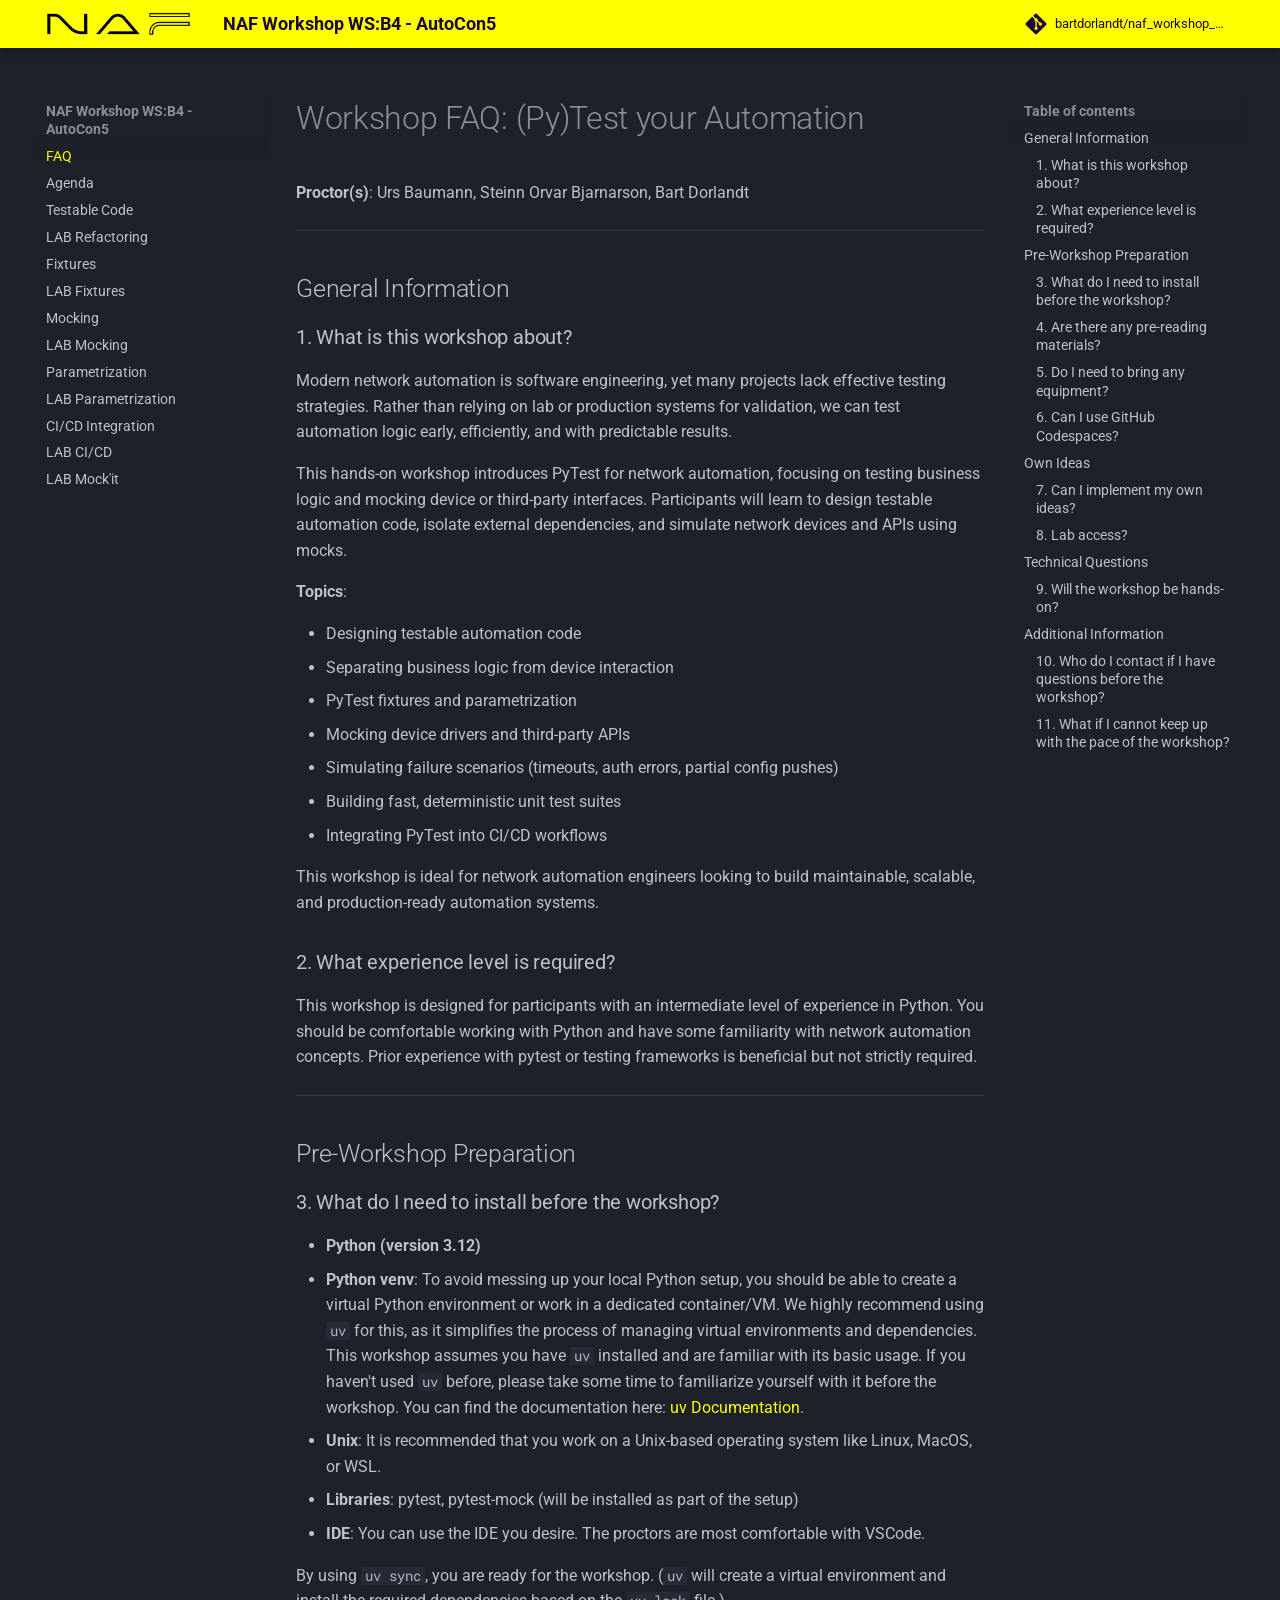
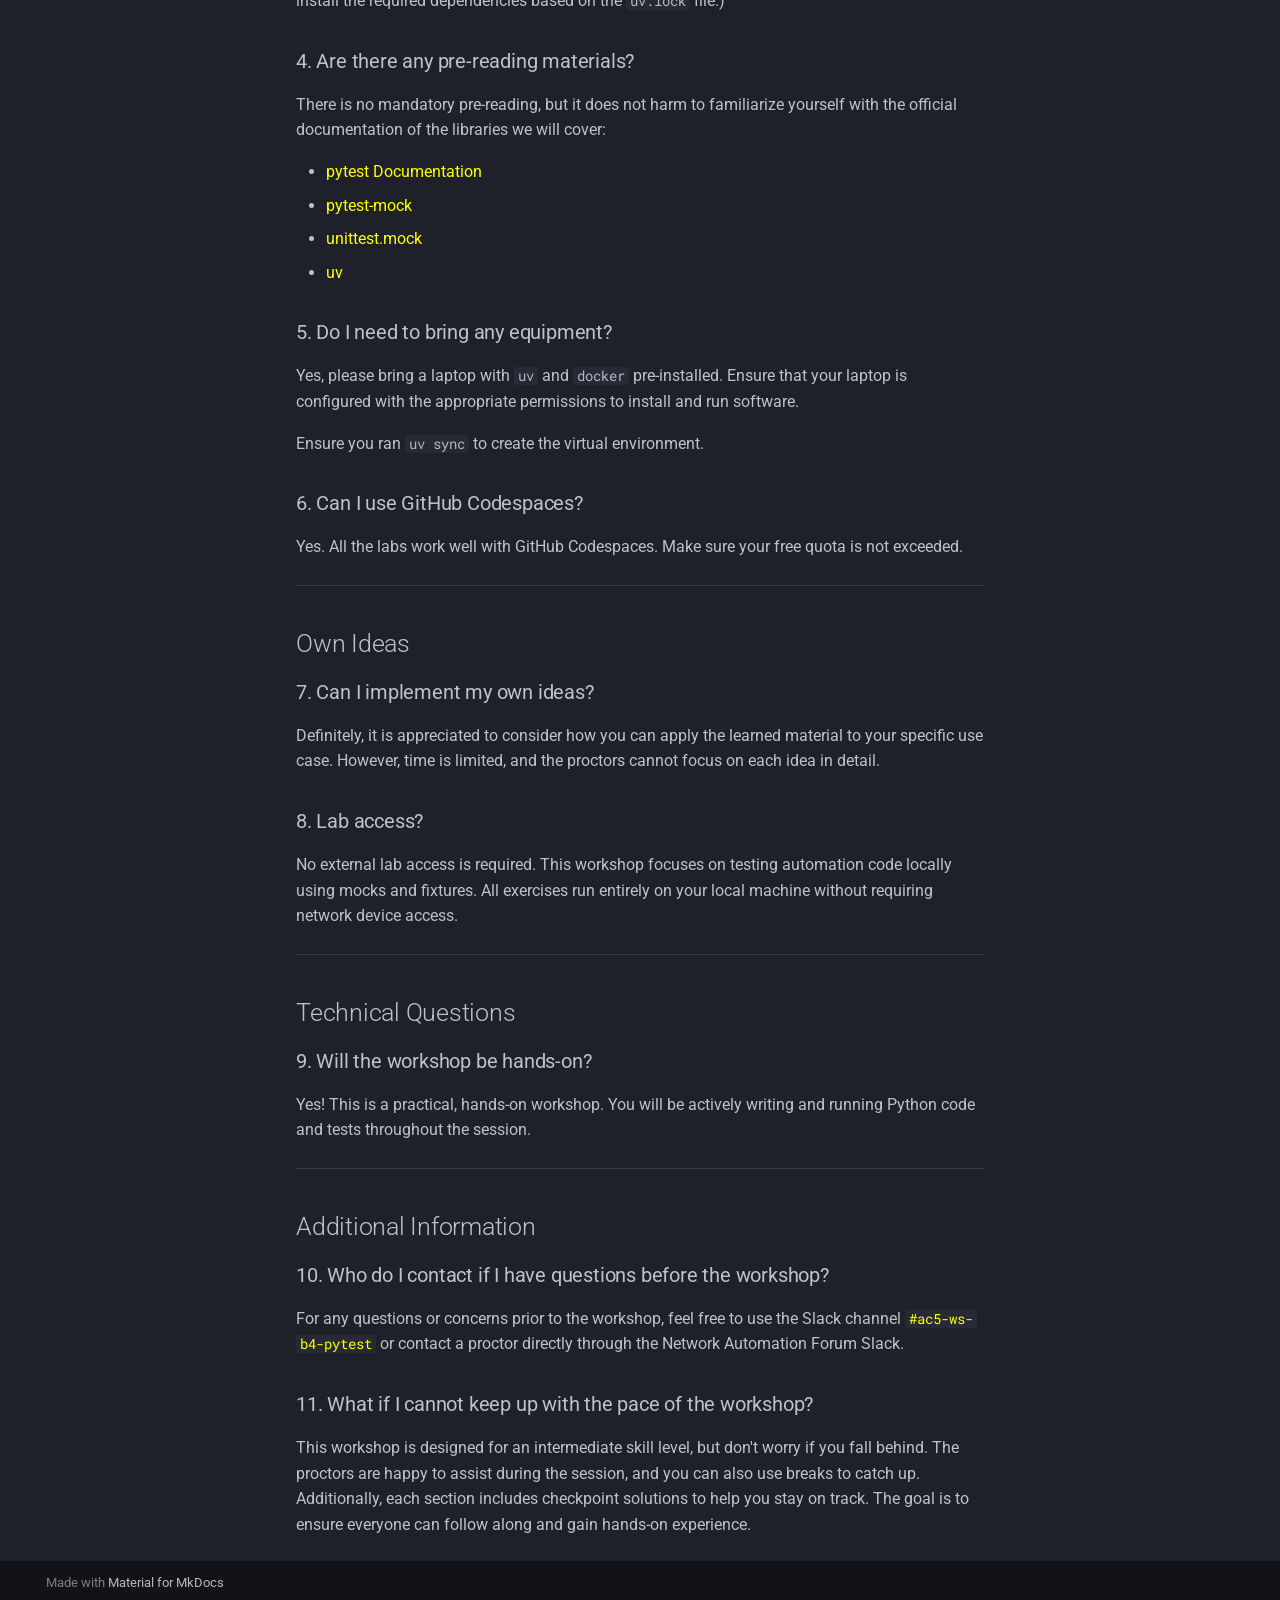
<file: index.html>
<!doctype html>
<html lang="en" class="no-js">
  <head>
    
      <meta charset="utf-8">
      <meta name="viewport" content="width=device-width,initial-scale=1">
      
        <meta name="description" content="It Works on My Machine — (Py)Test your Automation">
      
      
      
      
      
        <link rel="next" href="agenda/">
      
      
        
      
      
      <link rel="icon" href="img/favicon.png">
      <meta name="generator" content="mkdocs-1.6.1, mkdocs-material-9.7.6">
    
    
      
        <title>NAF Workshop WS:B4 - AutoCon5</title>
      
    
    
      <link rel="stylesheet" href="assets/stylesheets/main.484c7ddc.min.css">
      
        
        <link rel="stylesheet" href="assets/stylesheets/palette.ab4e12ef.min.css">
      
      


    
    
      
    
    
      
        
        
        <link rel="preconnect" href="https://fonts.gstatic.com" crossorigin>
        <link rel="stylesheet" href="https://fonts.googleapis.com/css?family=Roboto:300,300i,400,400i,700,700i%7CRoboto+Mono:400,400i,700,700i&display=fallback">
        <style>:root{--md-text-font:"Roboto";--md-code-font:"Roboto Mono"}</style>
      
    
    
      <link rel="stylesheet" href="stylesheets/extra.css">
    
    <script>__md_scope=new URL(".",location),__md_hash=e=>[...e].reduce(((e,_)=>(e<<5)-e+_.charCodeAt(0)),0),__md_get=(e,_=localStorage,t=__md_scope)=>JSON.parse(_.getItem(t.pathname+"."+e)),__md_set=(e,_,t=localStorage,a=__md_scope)=>{try{t.setItem(a.pathname+"."+e,JSON.stringify(_))}catch(e){}}</script>
    
      

    
    
  </head>
  
  
    
    
      
    
    
    
    
    <body dir="ltr" data-md-color-scheme="slate" data-md-color-primary="custom" data-md-color-accent="custom">
  
    
    <input class="md-toggle" data-md-toggle="drawer" type="checkbox" id="__drawer" autocomplete="off">
    <input class="md-toggle" data-md-toggle="search" type="checkbox" id="__search" autocomplete="off">
    <label class="md-overlay" for="__drawer"></label>
    <div data-md-component="skip">
      
        
        <a href="#workshop-faq-pytest-your-automation" class="md-skip">
          Skip to content
        </a>
      
    </div>
    <div data-md-component="announce">
      
    </div>
    
    
      

  

<header class="md-header md-header--shadow" data-md-component="header">
  <nav class="md-header__inner md-grid" aria-label="Header">
    <a href="." title="NAF Workshop WS:B4 - AutoCon5" class="md-header__button md-logo" aria-label="NAF Workshop WS:B4 - AutoCon5" data-md-component="logo">
      
  <img src="img/NAF.png" alt="logo">

    </a>
    <label class="md-header__button md-icon" for="__drawer">
      
      <svg xmlns="http://www.w3.org/2000/svg" viewBox="0 0 24 24"><path d="M3 6h18v2H3zm0 5h18v2H3zm0 5h18v2H3z"/></svg>
    </label>
    <div class="md-header__title" data-md-component="header-title">
      <div class="md-header__ellipsis">
        <div class="md-header__topic">
          <span class="md-ellipsis">
            NAF Workshop WS:B4 - AutoCon5
          </span>
        </div>
        <div class="md-header__topic" data-md-component="header-topic">
          <span class="md-ellipsis">
            
              FAQ
            
          </span>
        </div>
      </div>
    </div>
    
      
        <form class="md-header__option" data-md-component="palette">
  
    
    
    
    <input class="md-option" data-md-color-media="" data-md-color-scheme="slate" data-md-color-primary="custom" data-md-color-accent="custom"  aria-hidden="true"  type="radio" name="__palette" id="__palette_0">
    
  
</form>
      
    
    
      <script>var palette=__md_get("__palette");if(palette&&palette.color){if("(prefers-color-scheme)"===palette.color.media){var media=matchMedia("(prefers-color-scheme: light)"),input=document.querySelector(media.matches?"[data-md-color-media='(prefers-color-scheme: light)']":"[data-md-color-media='(prefers-color-scheme: dark)']");palette.color.media=input.getAttribute("data-md-color-media"),palette.color.scheme=input.getAttribute("data-md-color-scheme"),palette.color.primary=input.getAttribute("data-md-color-primary"),palette.color.accent=input.getAttribute("data-md-color-accent")}for(var[key,value]of Object.entries(palette.color))document.body.setAttribute("data-md-color-"+key,value)}</script>
    
    
    
    
      <div class="md-header__source">
        <a href="https://github.com/bartdorlandt/naf_workshop_pytest" title="Go to repository" class="md-source" data-md-component="source">
  <div class="md-source__icon md-icon">
    
    <svg xmlns="http://www.w3.org/2000/svg" viewBox="0 0 448 512"><!--! Font Awesome Free 7.1.0 by @fontawesome - https://fontawesome.com License - https://fontawesome.com/license/free (Icons: CC BY 4.0, Fonts: SIL OFL 1.1, Code: MIT License) Copyright 2025 Fonticons, Inc.--><path d="M439.6 236.1 244 40.5c-5.4-5.5-12.8-8.5-20.4-8.5s-15 3-20.4 8.4L162.5 81l51.5 51.5c27.1-9.1 52.7 16.8 43.4 43.7l49.7 49.7c34.2-11.8 61.2 31 35.5 56.7-26.5 26.5-70.2-2.9-56-37.3L240.3 199v121.9c25.3 12.5 22.3 41.8 9.1 55-6.4 6.4-15.2 10.1-24.3 10.1s-17.8-3.6-24.3-10.1c-17.6-17.6-11.1-46.9 11.2-56v-123c-20.8-8.5-24.6-30.7-18.6-45L142.6 101 8.5 235.1C3 240.6 0 247.9 0 255.5s3 15 8.5 20.4l195.6 195.7c5.4 5.4 12.7 8.4 20.4 8.4s15-3 20.4-8.4l194.7-194.7c5.4-5.4 8.4-12.8 8.4-20.4s-3-15-8.4-20.4"/></svg>
  </div>
  <div class="md-source__repository">
    bartdorlandt/naf_workshop_pytest
  </div>
</a>
      </div>
    
  </nav>
  
</header>
    
    <div class="md-container" data-md-component="container">
      
      
        
          
        
      
      <main class="md-main" data-md-component="main">
        <div class="md-main__inner md-grid">
          
            
              
              <div class="md-sidebar md-sidebar--primary" data-md-component="sidebar" data-md-type="navigation" >
                <div class="md-sidebar__scrollwrap">
                  <div class="md-sidebar__inner">
                    



<nav class="md-nav md-nav--primary" aria-label="Navigation" data-md-level="0">
  <label class="md-nav__title" for="__drawer">
    <a href="." title="NAF Workshop WS:B4 - AutoCon5" class="md-nav__button md-logo" aria-label="NAF Workshop WS:B4 - AutoCon5" data-md-component="logo">
      
  <img src="img/NAF.png" alt="logo">

    </a>
    NAF Workshop WS:B4 - AutoCon5
  </label>
  
    <div class="md-nav__source">
      <a href="https://github.com/bartdorlandt/naf_workshop_pytest" title="Go to repository" class="md-source" data-md-component="source">
  <div class="md-source__icon md-icon">
    
    <svg xmlns="http://www.w3.org/2000/svg" viewBox="0 0 448 512"><!--! Font Awesome Free 7.1.0 by @fontawesome - https://fontawesome.com License - https://fontawesome.com/license/free (Icons: CC BY 4.0, Fonts: SIL OFL 1.1, Code: MIT License) Copyright 2025 Fonticons, Inc.--><path d="M439.6 236.1 244 40.5c-5.4-5.5-12.8-8.5-20.4-8.5s-15 3-20.4 8.4L162.5 81l51.5 51.5c27.1-9.1 52.7 16.8 43.4 43.7l49.7 49.7c34.2-11.8 61.2 31 35.5 56.7-26.5 26.5-70.2-2.9-56-37.3L240.3 199v121.9c25.3 12.5 22.3 41.8 9.1 55-6.4 6.4-15.2 10.1-24.3 10.1s-17.8-3.6-24.3-10.1c-17.6-17.6-11.1-46.9 11.2-56v-123c-20.8-8.5-24.6-30.7-18.6-45L142.6 101 8.5 235.1C3 240.6 0 247.9 0 255.5s3 15 8.5 20.4l195.6 195.7c5.4 5.4 12.7 8.4 20.4 8.4s15-3 20.4-8.4l194.7-194.7c5.4-5.4 8.4-12.8 8.4-20.4s-3-15-8.4-20.4"/></svg>
  </div>
  <div class="md-source__repository">
    bartdorlandt/naf_workshop_pytest
  </div>
</a>
    </div>
  
  <ul class="md-nav__list" data-md-scrollfix>
    
      
      
  
  
    
  
  
  
    <li class="md-nav__item md-nav__item--active">
      
      <input class="md-nav__toggle md-toggle" type="checkbox" id="__toc">
      
      
        
      
      
        <label class="md-nav__link md-nav__link--active" for="__toc">
          
  
  
  <span class="md-ellipsis">
    
  
    FAQ
  

    
  </span>
  
  

          <span class="md-nav__icon md-icon"></span>
        </label>
      
      <a href="." class="md-nav__link md-nav__link--active">
        
  
  
  <span class="md-ellipsis">
    
  
    FAQ
  

    
  </span>
  
  

      </a>
      
        

<nav class="md-nav md-nav--secondary" aria-label="Table of contents">
  
  
  
    
  
  
    <label class="md-nav__title" for="__toc">
      <span class="md-nav__icon md-icon"></span>
      Table of contents
    </label>
    <ul class="md-nav__list" data-md-component="toc" data-md-scrollfix>
      
        <li class="md-nav__item">
  <a href="#general-information" class="md-nav__link">
    <span class="md-ellipsis">
      
        General Information
      
    </span>
  </a>
  
    <nav class="md-nav" aria-label="General Information">
      <ul class="md-nav__list">
        
          <li class="md-nav__item">
  <a href="#1-what-is-this-workshop-about" class="md-nav__link">
    <span class="md-ellipsis">
      
        1. What is this workshop about?
      
    </span>
  </a>
  
</li>
        
          <li class="md-nav__item">
  <a href="#2-what-experience-level-is-required" class="md-nav__link">
    <span class="md-ellipsis">
      
        2. What experience level is required?
      
    </span>
  </a>
  
</li>
        
      </ul>
    </nav>
  
</li>
      
        <li class="md-nav__item">
  <a href="#pre-workshop-preparation" class="md-nav__link">
    <span class="md-ellipsis">
      
        Pre-Workshop Preparation
      
    </span>
  </a>
  
    <nav class="md-nav" aria-label="Pre-Workshop Preparation">
      <ul class="md-nav__list">
        
          <li class="md-nav__item">
  <a href="#3-what-do-i-need-to-install-before-the-workshop" class="md-nav__link">
    <span class="md-ellipsis">
      
        3. What do I need to install before the workshop?
      
    </span>
  </a>
  
</li>
        
          <li class="md-nav__item">
  <a href="#4-are-there-any-pre-reading-materials" class="md-nav__link">
    <span class="md-ellipsis">
      
        4. Are there any pre-reading materials?
      
    </span>
  </a>
  
</li>
        
          <li class="md-nav__item">
  <a href="#5-do-i-need-to-bring-any-equipment" class="md-nav__link">
    <span class="md-ellipsis">
      
        5. Do I need to bring any equipment?
      
    </span>
  </a>
  
</li>
        
          <li class="md-nav__item">
  <a href="#6-can-i-use-github-codespaces" class="md-nav__link">
    <span class="md-ellipsis">
      
        6. Can I use GitHub Codespaces?
      
    </span>
  </a>
  
</li>
        
      </ul>
    </nav>
  
</li>
      
        <li class="md-nav__item">
  <a href="#own-ideas" class="md-nav__link">
    <span class="md-ellipsis">
      
        Own Ideas
      
    </span>
  </a>
  
    <nav class="md-nav" aria-label="Own Ideas">
      <ul class="md-nav__list">
        
          <li class="md-nav__item">
  <a href="#7-can-i-implement-my-own-ideas" class="md-nav__link">
    <span class="md-ellipsis">
      
        7. Can I implement my own ideas?
      
    </span>
  </a>
  
</li>
        
          <li class="md-nav__item">
  <a href="#8-lab-access" class="md-nav__link">
    <span class="md-ellipsis">
      
        8. Lab access?
      
    </span>
  </a>
  
</li>
        
      </ul>
    </nav>
  
</li>
      
        <li class="md-nav__item">
  <a href="#technical-questions" class="md-nav__link">
    <span class="md-ellipsis">
      
        Technical Questions
      
    </span>
  </a>
  
    <nav class="md-nav" aria-label="Technical Questions">
      <ul class="md-nav__list">
        
          <li class="md-nav__item">
  <a href="#9-will-the-workshop-be-hands-on" class="md-nav__link">
    <span class="md-ellipsis">
      
        9. Will the workshop be hands-on?
      
    </span>
  </a>
  
</li>
        
      </ul>
    </nav>
  
</li>
      
        <li class="md-nav__item">
  <a href="#additional-information" class="md-nav__link">
    <span class="md-ellipsis">
      
        Additional Information
      
    </span>
  </a>
  
    <nav class="md-nav" aria-label="Additional Information">
      <ul class="md-nav__list">
        
          <li class="md-nav__item">
  <a href="#10-who-do-i-contact-if-i-have-questions-before-the-workshop" class="md-nav__link">
    <span class="md-ellipsis">
      
        10. Who do I contact if I have questions before the workshop?
      
    </span>
  </a>
  
</li>
        
          <li class="md-nav__item">
  <a href="#11-what-if-i-cannot-keep-up-with-the-pace-of-the-workshop" class="md-nav__link">
    <span class="md-ellipsis">
      
        11. What if I cannot keep up with the pace of the workshop?
      
    </span>
  </a>
  
</li>
        
      </ul>
    </nav>
  
</li>
      
    </ul>
  
</nav>
      
    </li>
  

    
      
      
  
  
  
  
    <li class="md-nav__item">
      <a href="agenda/" class="md-nav__link">
        
  
  
  <span class="md-ellipsis">
    
  
    Agenda
  

    
  </span>
  
  

      </a>
    </li>
  

    
      
      
  
  
  
  
    <li class="md-nav__item">
      <a href="testable_code/" class="md-nav__link">
        
  
  
  <span class="md-ellipsis">
    
  
    Testable Code
  

    
  </span>
  
  

      </a>
    </li>
  

    
      
      
  
  
  
  
    <li class="md-nav__item">
      <a href="lab_refactoring/" class="md-nav__link">
        
  
  
  <span class="md-ellipsis">
    
  
    LAB Refactoring
  

    
  </span>
  
  

      </a>
    </li>
  

    
      
      
  
  
  
  
    <li class="md-nav__item">
      <a href="fixtures/" class="md-nav__link">
        
  
  
  <span class="md-ellipsis">
    
  
    Fixtures
  

    
  </span>
  
  

      </a>
    </li>
  

    
      
      
  
  
  
  
    <li class="md-nav__item">
      <a href="lab_fixtures/" class="md-nav__link">
        
  
  
  <span class="md-ellipsis">
    
  
    LAB Fixtures
  

    
  </span>
  
  

      </a>
    </li>
  

    
      
      
  
  
  
  
    <li class="md-nav__item">
      <a href="mocking/" class="md-nav__link">
        
  
  
  <span class="md-ellipsis">
    
  
    Mocking
  

    
  </span>
  
  

      </a>
    </li>
  

    
      
      
  
  
  
  
    <li class="md-nav__item">
      <a href="lab_mocking/" class="md-nav__link">
        
  
  
  <span class="md-ellipsis">
    
  
    LAB Mocking
  

    
  </span>
  
  

      </a>
    </li>
  

    
      
      
  
  
  
  
    <li class="md-nav__item">
      <a href="parametrization/" class="md-nav__link">
        
  
  
  <span class="md-ellipsis">
    
  
    Parametrization
  

    
  </span>
  
  

      </a>
    </li>
  

    
      
      
  
  
  
  
    <li class="md-nav__item">
      <a href="lab_parametrization/" class="md-nav__link">
        
  
  
  <span class="md-ellipsis">
    
  
    LAB Parametrization
  

    
  </span>
  
  

      </a>
    </li>
  

    
      
      
  
  
  
  
    <li class="md-nav__item">
      <a href="cicd/" class="md-nav__link">
        
  
  
  <span class="md-ellipsis">
    
  
    CI/CD Integration
  

    
  </span>
  
  

      </a>
    </li>
  

    
      
      
  
  
  
  
    <li class="md-nav__item">
      <a href="lab_cicd/" class="md-nav__link">
        
  
  
  <span class="md-ellipsis">
    
  
    LAB CI/CD
  

    
  </span>
  
  

      </a>
    </li>
  

    
      
      
  
  
  
  
    <li class="md-nav__item">
      <a href="lab_mockit/" class="md-nav__link">
        
  
  
  <span class="md-ellipsis">
    
  
    LAB Mock'it
  

    
  </span>
  
  

      </a>
    </li>
  

    
  </ul>
</nav>
                  </div>
                </div>
              </div>
            
            
              
              <div class="md-sidebar md-sidebar--secondary" data-md-component="sidebar" data-md-type="toc" >
                <div class="md-sidebar__scrollwrap">
                  <div class="md-sidebar__inner">
                    

<nav class="md-nav md-nav--secondary" aria-label="Table of contents">
  
  
  
    
  
  
    <label class="md-nav__title" for="__toc">
      <span class="md-nav__icon md-icon"></span>
      Table of contents
    </label>
    <ul class="md-nav__list" data-md-component="toc" data-md-scrollfix>
      
        <li class="md-nav__item">
  <a href="#general-information" class="md-nav__link">
    <span class="md-ellipsis">
      
        General Information
      
    </span>
  </a>
  
    <nav class="md-nav" aria-label="General Information">
      <ul class="md-nav__list">
        
          <li class="md-nav__item">
  <a href="#1-what-is-this-workshop-about" class="md-nav__link">
    <span class="md-ellipsis">
      
        1. What is this workshop about?
      
    </span>
  </a>
  
</li>
        
          <li class="md-nav__item">
  <a href="#2-what-experience-level-is-required" class="md-nav__link">
    <span class="md-ellipsis">
      
        2. What experience level is required?
      
    </span>
  </a>
  
</li>
        
      </ul>
    </nav>
  
</li>
      
        <li class="md-nav__item">
  <a href="#pre-workshop-preparation" class="md-nav__link">
    <span class="md-ellipsis">
      
        Pre-Workshop Preparation
      
    </span>
  </a>
  
    <nav class="md-nav" aria-label="Pre-Workshop Preparation">
      <ul class="md-nav__list">
        
          <li class="md-nav__item">
  <a href="#3-what-do-i-need-to-install-before-the-workshop" class="md-nav__link">
    <span class="md-ellipsis">
      
        3. What do I need to install before the workshop?
      
    </span>
  </a>
  
</li>
        
          <li class="md-nav__item">
  <a href="#4-are-there-any-pre-reading-materials" class="md-nav__link">
    <span class="md-ellipsis">
      
        4. Are there any pre-reading materials?
      
    </span>
  </a>
  
</li>
        
          <li class="md-nav__item">
  <a href="#5-do-i-need-to-bring-any-equipment" class="md-nav__link">
    <span class="md-ellipsis">
      
        5. Do I need to bring any equipment?
      
    </span>
  </a>
  
</li>
        
          <li class="md-nav__item">
  <a href="#6-can-i-use-github-codespaces" class="md-nav__link">
    <span class="md-ellipsis">
      
        6. Can I use GitHub Codespaces?
      
    </span>
  </a>
  
</li>
        
      </ul>
    </nav>
  
</li>
      
        <li class="md-nav__item">
  <a href="#own-ideas" class="md-nav__link">
    <span class="md-ellipsis">
      
        Own Ideas
      
    </span>
  </a>
  
    <nav class="md-nav" aria-label="Own Ideas">
      <ul class="md-nav__list">
        
          <li class="md-nav__item">
  <a href="#7-can-i-implement-my-own-ideas" class="md-nav__link">
    <span class="md-ellipsis">
      
        7. Can I implement my own ideas?
      
    </span>
  </a>
  
</li>
        
          <li class="md-nav__item">
  <a href="#8-lab-access" class="md-nav__link">
    <span class="md-ellipsis">
      
        8. Lab access?
      
    </span>
  </a>
  
</li>
        
      </ul>
    </nav>
  
</li>
      
        <li class="md-nav__item">
  <a href="#technical-questions" class="md-nav__link">
    <span class="md-ellipsis">
      
        Technical Questions
      
    </span>
  </a>
  
    <nav class="md-nav" aria-label="Technical Questions">
      <ul class="md-nav__list">
        
          <li class="md-nav__item">
  <a href="#9-will-the-workshop-be-hands-on" class="md-nav__link">
    <span class="md-ellipsis">
      
        9. Will the workshop be hands-on?
      
    </span>
  </a>
  
</li>
        
      </ul>
    </nav>
  
</li>
      
        <li class="md-nav__item">
  <a href="#additional-information" class="md-nav__link">
    <span class="md-ellipsis">
      
        Additional Information
      
    </span>
  </a>
  
    <nav class="md-nav" aria-label="Additional Information">
      <ul class="md-nav__list">
        
          <li class="md-nav__item">
  <a href="#10-who-do-i-contact-if-i-have-questions-before-the-workshop" class="md-nav__link">
    <span class="md-ellipsis">
      
        10. Who do I contact if I have questions before the workshop?
      
    </span>
  </a>
  
</li>
        
          <li class="md-nav__item">
  <a href="#11-what-if-i-cannot-keep-up-with-the-pace-of-the-workshop" class="md-nav__link">
    <span class="md-ellipsis">
      
        11. What if I cannot keep up with the pace of the workshop?
      
    </span>
  </a>
  
</li>
        
      </ul>
    </nav>
  
</li>
      
    </ul>
  
</nav>
                  </div>
                </div>
              </div>
            
          
          
            <div class="md-content" data-md-component="content">
              
              <article class="md-content__inner md-typeset">
                
                  


  
  


<h1 id="workshop-faq-pytest-your-automation">Workshop FAQ: (Py)Test your Automation</h1>
<p><strong>Proctor(s)</strong>: Urs Baumann, Steinn Orvar Bjarnarson, Bart Dorlandt</p>
<hr />
<h2 id="general-information">General Information</h2>
<h3 id="1-what-is-this-workshop-about">1. What is this workshop about?</h3>
<p>Modern network automation is software engineering, yet many projects lack effective testing strategies. Rather than relying on lab or production systems for validation, we can test automation logic early, efficiently, and with predictable results.</p>
<p>This hands-on workshop introduces PyTest for network automation, focusing on testing business logic and mocking device or third-party interfaces. Participants will learn to design testable automation code, isolate external dependencies, and simulate network devices and APIs using mocks.</p>
<p><strong>Topics</strong>:</p>
<ul>
<li>Designing testable automation code</li>
<li>Separating business logic from device interaction</li>
<li>PyTest fixtures and parametrization</li>
<li>Mocking device drivers and third-party APIs</li>
<li>Simulating failure scenarios (timeouts, auth errors, partial config pushes)</li>
<li>Building fast, deterministic unit test suites</li>
<li>Integrating PyTest into CI/CD workflows</li>
</ul>
<p>This workshop is ideal for network automation engineers looking to build maintainable, scalable, and production-ready automation systems.</p>
<h3 id="2-what-experience-level-is-required">2. What experience level is required?</h3>
<p>This workshop is designed for participants with an intermediate level of experience in Python. You should be comfortable working with Python and have some familiarity with network automation concepts. Prior experience with pytest or testing frameworks is beneficial but not strictly required.</p>
<hr />
<h2 id="pre-workshop-preparation">Pre-Workshop Preparation</h2>
<h3 id="3-what-do-i-need-to-install-before-the-workshop">3. What do I need to install before the workshop?</h3>
<ul>
<li><strong>Python (version 3.12)</strong></li>
<li><strong>Python venv</strong>: To avoid messing up your local Python setup, you should be able to create a virtual Python environment or work in a dedicated container/VM. We highly recommend using <code>uv</code> for this, as it simplifies the process of managing virtual environments and dependencies. This workshop assumes you have <code>uv</code> installed and are familiar with its basic usage. If you haven't used <code>uv</code> before, please take some time to familiarize yourself with it before the workshop. You can find the documentation here: <a href="https://docs.astral.sh/uv/">uv Documentation</a>.</li>
<li><strong>Unix</strong>: It is recommended that you work on a Unix-based operating system like Linux, MacOS, or WSL.</li>
<li><strong>Libraries</strong>: pytest, pytest-mock (will be installed as part of the setup)</li>
<li><strong>IDE</strong>: You can use the IDE you desire. The proctors are most comfortable with VSCode.</li>
</ul>
<p>By using <code>uv sync</code>, you are ready for the workshop. (<code>uv</code> will create a virtual environment and install the required dependencies based on the <code>uv.lock</code> file.)</p>
<h3 id="4-are-there-any-pre-reading-materials">4. Are there any pre-reading materials?</h3>
<p>There is no mandatory pre-reading, but it does not harm to familiarize yourself with the official documentation of the libraries we will cover:</p>
<ul>
<li><a href="https://docs.pytest.org/">pytest Documentation</a></li>
<li><a href="https://pytest-mock.readthedocs.io/">pytest-mock</a></li>
<li><a href="https://docs.python.org/3/library/unittest.mock.html">unittest.mock</a></li>
<li><a href="https://docs.astral.sh/uv/">uv</a></li>
</ul>
<h3 id="5-do-i-need-to-bring-any-equipment">5. Do I need to bring any equipment?</h3>
<p>Yes, please bring a laptop with <code>uv</code> and <code>docker</code> pre-installed. Ensure that your laptop is configured with the appropriate permissions to install and run software.</p>
<p>Ensure you ran <code>uv sync</code> to create the virtual environment.</p>
<h3 id="6-can-i-use-github-codespaces">6. Can I use GitHub Codespaces?</h3>
<p>Yes. All the labs work well with GitHub Codespaces. Make sure your free quota is not exceeded.</p>
<hr />
<h2 id="own-ideas">Own Ideas</h2>
<h3 id="7-can-i-implement-my-own-ideas">7. Can I implement my own ideas?</h3>
<p>Definitely, it is appreciated to consider how you can apply the learned material to your specific use case. However, time is limited, and the proctors cannot focus on each idea in detail.</p>
<h3 id="8-lab-access">8. Lab access?</h3>
<p>No external lab access is required. This workshop focuses on testing automation code locally using mocks and fixtures. All exercises run entirely on your local machine without requiring network device access.</p>
<hr />
<h2 id="technical-questions">Technical Questions</h2>
<h3 id="9-will-the-workshop-be-hands-on">9. Will the workshop be hands-on?</h3>
<p>Yes! This is a practical, hands-on workshop. You will be actively writing and running Python code and tests throughout the session.</p>
<hr />
<h2 id="additional-information">Additional Information</h2>
<h3 id="10-who-do-i-contact-if-i-have-questions-before-the-workshop">10. Who do I contact if I have questions before the workshop?</h3>
<p>For any questions or concerns prior to the workshop, feel free to use the Slack channel <a href="https://networkautomationfrm.slack.com/archives/C0AUFJ4KG92"><code>#ac5-ws-b4-pytest</code></a> or contact a proctor directly through the Network Automation Forum Slack.</p>
<h3 id="11-what-if-i-cannot-keep-up-with-the-pace-of-the-workshop">11. What if I cannot keep up with the pace of the workshop?</h3>
<p>This workshop is designed for an intermediate skill level, but don't worry if you fall behind. The proctors are happy to assist during the session, and you can also use breaks to catch up. Additionally, each section includes checkpoint solutions to help you stay on track. The goal is to ensure everyone can follow along and gain hands-on experience.</p>












                
              </article>
            </div>
          
          
<script>var target=document.getElementById(location.hash.slice(1));target&&target.name&&(target.checked=target.name.startsWith("__tabbed_"))</script>
        </div>
        
      </main>
      
        <footer class="md-footer">
  
  <div class="md-footer-meta md-typeset">
    <div class="md-footer-meta__inner md-grid">
      <div class="md-copyright">
  
  
    Made with
    <a href="https://squidfunk.github.io/mkdocs-material/" target="_blank" rel="noopener">
      Material for MkDocs
    </a>
  
</div>
      
    </div>
  </div>
</footer>
      
    </div>
    <div class="md-dialog" data-md-component="dialog">
      <div class="md-dialog__inner md-typeset"></div>
    </div>
    
    
    
      
      
      <script id="__config" type="application/json">{"annotate": null, "base": ".", "features": ["navigation.tracking", "content.code.copy"], "search": "assets/javascripts/workers/search.2c215733.min.js", "tags": null, "translations": {"clipboard.copied": "Copied to clipboard", "clipboard.copy": "Copy to clipboard", "search.result.more.one": "1 more on this page", "search.result.more.other": "# more on this page", "search.result.none": "No matching documents", "search.result.one": "1 matching document", "search.result.other": "# matching documents", "search.result.placeholder": "Type to start searching", "search.result.term.missing": "Missing", "select.version": "Select version"}, "version": null}</script>
    
    
      <script src="assets/javascripts/bundle.79ae519e.min.js"></script>
      
    
  </body>
</html>
</file>
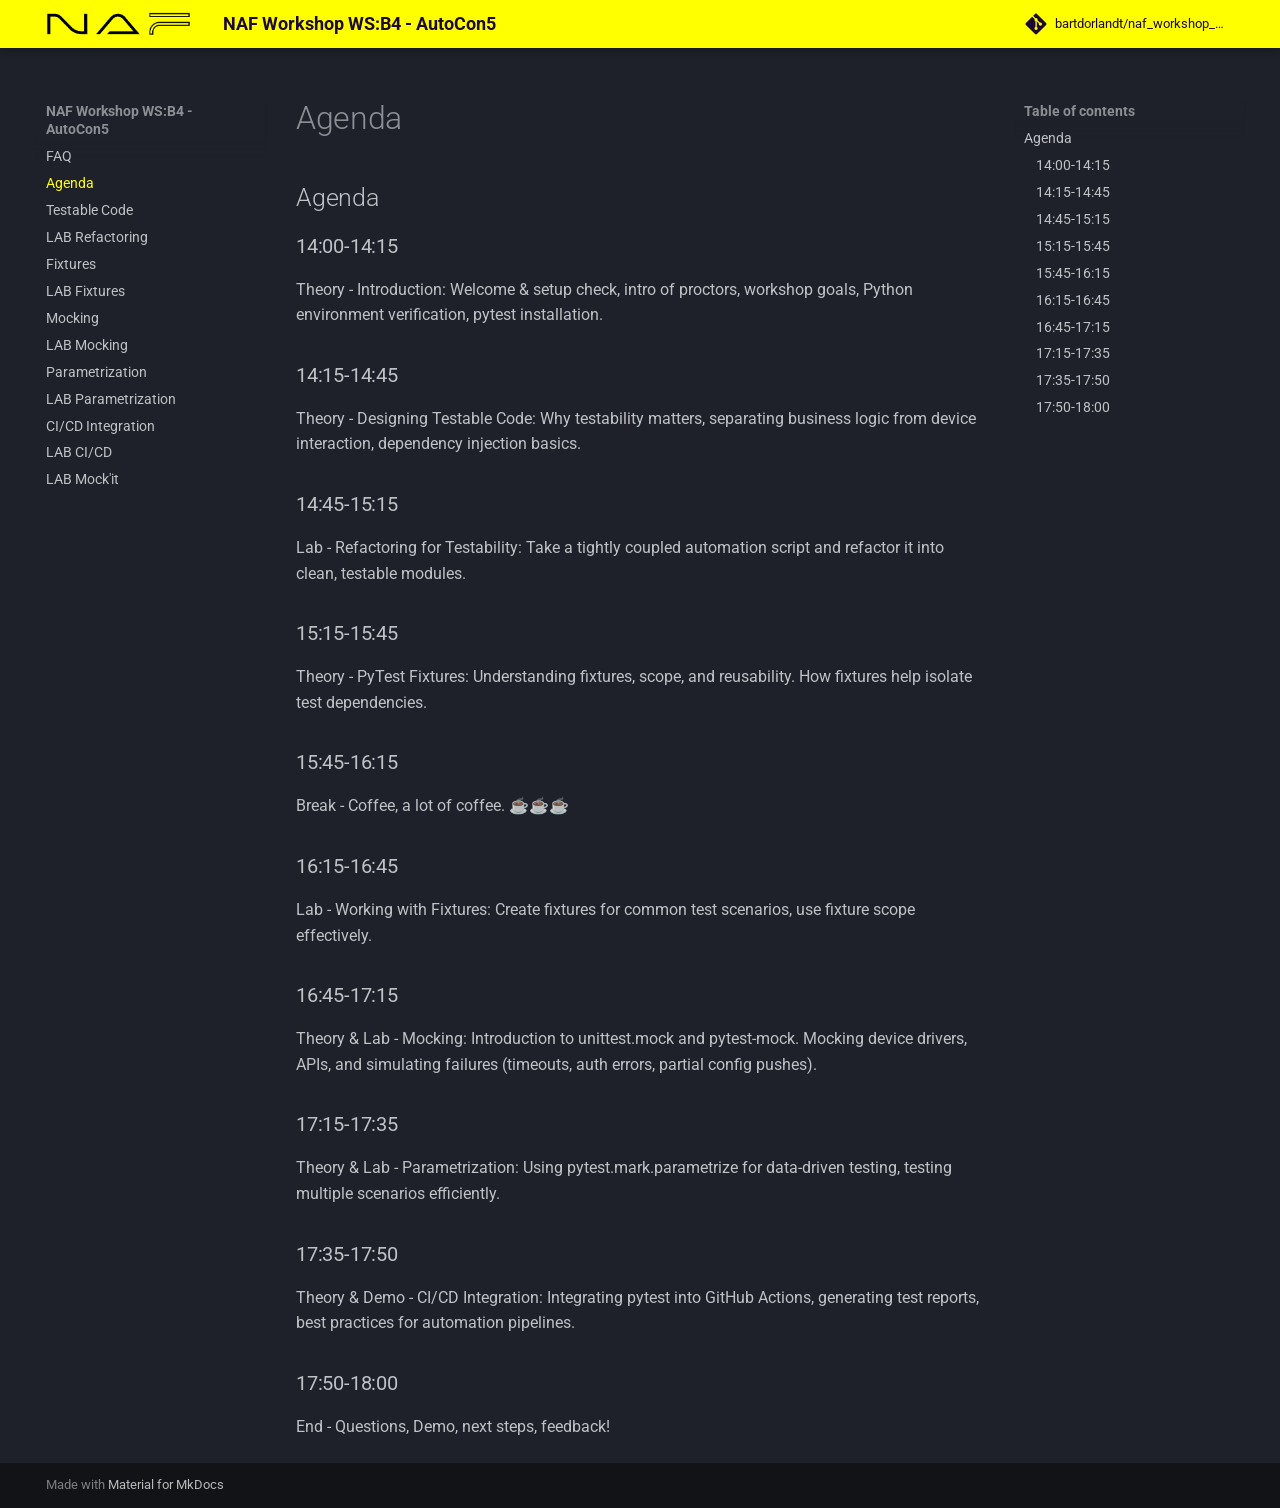
<file: agenda/index.html>
<!doctype html>
<html lang="en" class="no-js">
  <head>
    
      <meta charset="utf-8">
      <meta name="viewport" content="width=device-width,initial-scale=1">
      
        <meta name="description" content="It Works on My Machine — (Py)Test your Automation">
      
      
      
      
        <link rel="prev" href="..">
      
      
        <link rel="next" href="../testable_code/">
      
      
        
      
      
      <link rel="icon" href="../img/favicon.png">
      <meta name="generator" content="mkdocs-1.6.1, mkdocs-material-9.7.6">
    
    
      
        <title>Agenda - NAF Workshop WS:B4 - AutoCon5</title>
      
    
    
      <link rel="stylesheet" href="../assets/stylesheets/main.484c7ddc.min.css">
      
        
        <link rel="stylesheet" href="../assets/stylesheets/palette.ab4e12ef.min.css">
      
      


    
    
      
    
    
      
        
        
        <link rel="preconnect" href="https://fonts.gstatic.com" crossorigin>
        <link rel="stylesheet" href="https://fonts.googleapis.com/css?family=Roboto:300,300i,400,400i,700,700i%7CRoboto+Mono:400,400i,700,700i&display=fallback">
        <style>:root{--md-text-font:"Roboto";--md-code-font:"Roboto Mono"}</style>
      
    
    
      <link rel="stylesheet" href="../stylesheets/extra.css">
    
    <script>__md_scope=new URL("..",location),__md_hash=e=>[...e].reduce(((e,_)=>(e<<5)-e+_.charCodeAt(0)),0),__md_get=(e,_=localStorage,t=__md_scope)=>JSON.parse(_.getItem(t.pathname+"."+e)),__md_set=(e,_,t=localStorage,a=__md_scope)=>{try{t.setItem(a.pathname+"."+e,JSON.stringify(_))}catch(e){}}</script>
    
      

    
    
  </head>
  
  
    
    
      
    
    
    
    
    <body dir="ltr" data-md-color-scheme="slate" data-md-color-primary="custom" data-md-color-accent="custom">
  
    
    <input class="md-toggle" data-md-toggle="drawer" type="checkbox" id="__drawer" autocomplete="off">
    <input class="md-toggle" data-md-toggle="search" type="checkbox" id="__search" autocomplete="off">
    <label class="md-overlay" for="__drawer"></label>
    <div data-md-component="skip">
      
        
        <a href="#agenda" class="md-skip">
          Skip to content
        </a>
      
    </div>
    <div data-md-component="announce">
      
    </div>
    
    
      

  

<header class="md-header md-header--shadow" data-md-component="header">
  <nav class="md-header__inner md-grid" aria-label="Header">
    <a href=".." title="NAF Workshop WS:B4 - AutoCon5" class="md-header__button md-logo" aria-label="NAF Workshop WS:B4 - AutoCon5" data-md-component="logo">
      
  <img src="../img/NAF.png" alt="logo">

    </a>
    <label class="md-header__button md-icon" for="__drawer">
      
      <svg xmlns="http://www.w3.org/2000/svg" viewBox="0 0 24 24"><path d="M3 6h18v2H3zm0 5h18v2H3zm0 5h18v2H3z"/></svg>
    </label>
    <div class="md-header__title" data-md-component="header-title">
      <div class="md-header__ellipsis">
        <div class="md-header__topic">
          <span class="md-ellipsis">
            NAF Workshop WS:B4 - AutoCon5
          </span>
        </div>
        <div class="md-header__topic" data-md-component="header-topic">
          <span class="md-ellipsis">
            
              Agenda
            
          </span>
        </div>
      </div>
    </div>
    
      
        <form class="md-header__option" data-md-component="palette">
  
    
    
    
    <input class="md-option" data-md-color-media="" data-md-color-scheme="slate" data-md-color-primary="custom" data-md-color-accent="custom"  aria-hidden="true"  type="radio" name="__palette" id="__palette_0">
    
  
</form>
      
    
    
      <script>var palette=__md_get("__palette");if(palette&&palette.color){if("(prefers-color-scheme)"===palette.color.media){var media=matchMedia("(prefers-color-scheme: light)"),input=document.querySelector(media.matches?"[data-md-color-media='(prefers-color-scheme: light)']":"[data-md-color-media='(prefers-color-scheme: dark)']");palette.color.media=input.getAttribute("data-md-color-media"),palette.color.scheme=input.getAttribute("data-md-color-scheme"),palette.color.primary=input.getAttribute("data-md-color-primary"),palette.color.accent=input.getAttribute("data-md-color-accent")}for(var[key,value]of Object.entries(palette.color))document.body.setAttribute("data-md-color-"+key,value)}</script>
    
    
    
    
      <div class="md-header__source">
        <a href="https://github.com/bartdorlandt/naf_workshop_pytest" title="Go to repository" class="md-source" data-md-component="source">
  <div class="md-source__icon md-icon">
    
    <svg xmlns="http://www.w3.org/2000/svg" viewBox="0 0 448 512"><!--! Font Awesome Free 7.1.0 by @fontawesome - https://fontawesome.com License - https://fontawesome.com/license/free (Icons: CC BY 4.0, Fonts: SIL OFL 1.1, Code: MIT License) Copyright 2025 Fonticons, Inc.--><path d="M439.6 236.1 244 40.5c-5.4-5.5-12.8-8.5-20.4-8.5s-15 3-20.4 8.4L162.5 81l51.5 51.5c27.1-9.1 52.7 16.8 43.4 43.7l49.7 49.7c34.2-11.8 61.2 31 35.5 56.7-26.5 26.5-70.2-2.9-56-37.3L240.3 199v121.9c25.3 12.5 22.3 41.8 9.1 55-6.4 6.4-15.2 10.1-24.3 10.1s-17.8-3.6-24.3-10.1c-17.6-17.6-11.1-46.9 11.2-56v-123c-20.8-8.5-24.6-30.7-18.6-45L142.6 101 8.5 235.1C3 240.6 0 247.9 0 255.5s3 15 8.5 20.4l195.6 195.7c5.4 5.4 12.7 8.4 20.4 8.4s15-3 20.4-8.4l194.7-194.7c5.4-5.4 8.4-12.8 8.4-20.4s-3-15-8.4-20.4"/></svg>
  </div>
  <div class="md-source__repository">
    bartdorlandt/naf_workshop_pytest
  </div>
</a>
      </div>
    
  </nav>
  
</header>
    
    <div class="md-container" data-md-component="container">
      
      
        
          
        
      
      <main class="md-main" data-md-component="main">
        <div class="md-main__inner md-grid">
          
            
              
              <div class="md-sidebar md-sidebar--primary" data-md-component="sidebar" data-md-type="navigation" >
                <div class="md-sidebar__scrollwrap">
                  <div class="md-sidebar__inner">
                    



<nav class="md-nav md-nav--primary" aria-label="Navigation" data-md-level="0">
  <label class="md-nav__title" for="__drawer">
    <a href=".." title="NAF Workshop WS:B4 - AutoCon5" class="md-nav__button md-logo" aria-label="NAF Workshop WS:B4 - AutoCon5" data-md-component="logo">
      
  <img src="../img/NAF.png" alt="logo">

    </a>
    NAF Workshop WS:B4 - AutoCon5
  </label>
  
    <div class="md-nav__source">
      <a href="https://github.com/bartdorlandt/naf_workshop_pytest" title="Go to repository" class="md-source" data-md-component="source">
  <div class="md-source__icon md-icon">
    
    <svg xmlns="http://www.w3.org/2000/svg" viewBox="0 0 448 512"><!--! Font Awesome Free 7.1.0 by @fontawesome - https://fontawesome.com License - https://fontawesome.com/license/free (Icons: CC BY 4.0, Fonts: SIL OFL 1.1, Code: MIT License) Copyright 2025 Fonticons, Inc.--><path d="M439.6 236.1 244 40.5c-5.4-5.5-12.8-8.5-20.4-8.5s-15 3-20.4 8.4L162.5 81l51.5 51.5c27.1-9.1 52.7 16.8 43.4 43.7l49.7 49.7c34.2-11.8 61.2 31 35.5 56.7-26.5 26.5-70.2-2.9-56-37.3L240.3 199v121.9c25.3 12.5 22.3 41.8 9.1 55-6.4 6.4-15.2 10.1-24.3 10.1s-17.8-3.6-24.3-10.1c-17.6-17.6-11.1-46.9 11.2-56v-123c-20.8-8.5-24.6-30.7-18.6-45L142.6 101 8.5 235.1C3 240.6 0 247.9 0 255.5s3 15 8.5 20.4l195.6 195.7c5.4 5.4 12.7 8.4 20.4 8.4s15-3 20.4-8.4l194.7-194.7c5.4-5.4 8.4-12.8 8.4-20.4s-3-15-8.4-20.4"/></svg>
  </div>
  <div class="md-source__repository">
    bartdorlandt/naf_workshop_pytest
  </div>
</a>
    </div>
  
  <ul class="md-nav__list" data-md-scrollfix>
    
      
      
  
  
  
  
    <li class="md-nav__item">
      <a href=".." class="md-nav__link">
        
  
  
  <span class="md-ellipsis">
    
  
    FAQ
  

    
  </span>
  
  

      </a>
    </li>
  

    
      
      
  
  
    
  
  
  
    <li class="md-nav__item md-nav__item--active">
      
      <input class="md-nav__toggle md-toggle" type="checkbox" id="__toc">
      
      
      
        <label class="md-nav__link md-nav__link--active" for="__toc">
          
  
  
  <span class="md-ellipsis">
    
  
    Agenda
  

    
  </span>
  
  

          <span class="md-nav__icon md-icon"></span>
        </label>
      
      <a href="./" class="md-nav__link md-nav__link--active">
        
  
  
  <span class="md-ellipsis">
    
  
    Agenda
  

    
  </span>
  
  

      </a>
      
        

<nav class="md-nav md-nav--secondary" aria-label="Table of contents">
  
  
  
  
    <label class="md-nav__title" for="__toc">
      <span class="md-nav__icon md-icon"></span>
      Table of contents
    </label>
    <ul class="md-nav__list" data-md-component="toc" data-md-scrollfix>
      
        <li class="md-nav__item">
  <a href="#agenda" class="md-nav__link">
    <span class="md-ellipsis">
      
        Agenda
      
    </span>
  </a>
  
    <nav class="md-nav" aria-label="Agenda">
      <ul class="md-nav__list">
        
          <li class="md-nav__item">
  <a href="#1400-1415" class="md-nav__link">
    <span class="md-ellipsis">
      
        14:00-14:15
      
    </span>
  </a>
  
</li>
        
          <li class="md-nav__item">
  <a href="#1415-1445" class="md-nav__link">
    <span class="md-ellipsis">
      
        14:15-14:45
      
    </span>
  </a>
  
</li>
        
          <li class="md-nav__item">
  <a href="#1445-1515" class="md-nav__link">
    <span class="md-ellipsis">
      
        14:45-15:15
      
    </span>
  </a>
  
</li>
        
          <li class="md-nav__item">
  <a href="#1515-1545" class="md-nav__link">
    <span class="md-ellipsis">
      
        15:15-15:45
      
    </span>
  </a>
  
</li>
        
          <li class="md-nav__item">
  <a href="#1545-1615" class="md-nav__link">
    <span class="md-ellipsis">
      
        15:45-16:15
      
    </span>
  </a>
  
</li>
        
          <li class="md-nav__item">
  <a href="#1615-1645" class="md-nav__link">
    <span class="md-ellipsis">
      
        16:15-16:45
      
    </span>
  </a>
  
</li>
        
          <li class="md-nav__item">
  <a href="#1645-1715" class="md-nav__link">
    <span class="md-ellipsis">
      
        16:45-17:15
      
    </span>
  </a>
  
</li>
        
          <li class="md-nav__item">
  <a href="#1715-1735" class="md-nav__link">
    <span class="md-ellipsis">
      
        17:15-17:35
      
    </span>
  </a>
  
</li>
        
          <li class="md-nav__item">
  <a href="#1735-1750" class="md-nav__link">
    <span class="md-ellipsis">
      
        17:35-17:50
      
    </span>
  </a>
  
</li>
        
          <li class="md-nav__item">
  <a href="#1750-1800" class="md-nav__link">
    <span class="md-ellipsis">
      
        17:50-18:00
      
    </span>
  </a>
  
</li>
        
      </ul>
    </nav>
  
</li>
      
    </ul>
  
</nav>
      
    </li>
  

    
      
      
  
  
  
  
    <li class="md-nav__item">
      <a href="../testable_code/" class="md-nav__link">
        
  
  
  <span class="md-ellipsis">
    
  
    Testable Code
  

    
  </span>
  
  

      </a>
    </li>
  

    
      
      
  
  
  
  
    <li class="md-nav__item">
      <a href="../lab_refactoring/" class="md-nav__link">
        
  
  
  <span class="md-ellipsis">
    
  
    LAB Refactoring
  

    
  </span>
  
  

      </a>
    </li>
  

    
      
      
  
  
  
  
    <li class="md-nav__item">
      <a href="../fixtures/" class="md-nav__link">
        
  
  
  <span class="md-ellipsis">
    
  
    Fixtures
  

    
  </span>
  
  

      </a>
    </li>
  

    
      
      
  
  
  
  
    <li class="md-nav__item">
      <a href="../lab_fixtures/" class="md-nav__link">
        
  
  
  <span class="md-ellipsis">
    
  
    LAB Fixtures
  

    
  </span>
  
  

      </a>
    </li>
  

    
      
      
  
  
  
  
    <li class="md-nav__item">
      <a href="../mocking/" class="md-nav__link">
        
  
  
  <span class="md-ellipsis">
    
  
    Mocking
  

    
  </span>
  
  

      </a>
    </li>
  

    
      
      
  
  
  
  
    <li class="md-nav__item">
      <a href="../lab_mocking/" class="md-nav__link">
        
  
  
  <span class="md-ellipsis">
    
  
    LAB Mocking
  

    
  </span>
  
  

      </a>
    </li>
  

    
      
      
  
  
  
  
    <li class="md-nav__item">
      <a href="../parametrization/" class="md-nav__link">
        
  
  
  <span class="md-ellipsis">
    
  
    Parametrization
  

    
  </span>
  
  

      </a>
    </li>
  

    
      
      
  
  
  
  
    <li class="md-nav__item">
      <a href="../lab_parametrization/" class="md-nav__link">
        
  
  
  <span class="md-ellipsis">
    
  
    LAB Parametrization
  

    
  </span>
  
  

      </a>
    </li>
  

    
      
      
  
  
  
  
    <li class="md-nav__item">
      <a href="../cicd/" class="md-nav__link">
        
  
  
  <span class="md-ellipsis">
    
  
    CI/CD Integration
  

    
  </span>
  
  

      </a>
    </li>
  

    
      
      
  
  
  
  
    <li class="md-nav__item">
      <a href="../lab_cicd/" class="md-nav__link">
        
  
  
  <span class="md-ellipsis">
    
  
    LAB CI/CD
  

    
  </span>
  
  

      </a>
    </li>
  

    
      
      
  
  
  
  
    <li class="md-nav__item">
      <a href="../lab_mockit/" class="md-nav__link">
        
  
  
  <span class="md-ellipsis">
    
  
    LAB Mock'it
  

    
  </span>
  
  

      </a>
    </li>
  

    
  </ul>
</nav>
                  </div>
                </div>
              </div>
            
            
              
              <div class="md-sidebar md-sidebar--secondary" data-md-component="sidebar" data-md-type="toc" >
                <div class="md-sidebar__scrollwrap">
                  <div class="md-sidebar__inner">
                    

<nav class="md-nav md-nav--secondary" aria-label="Table of contents">
  
  
  
  
    <label class="md-nav__title" for="__toc">
      <span class="md-nav__icon md-icon"></span>
      Table of contents
    </label>
    <ul class="md-nav__list" data-md-component="toc" data-md-scrollfix>
      
        <li class="md-nav__item">
  <a href="#agenda" class="md-nav__link">
    <span class="md-ellipsis">
      
        Agenda
      
    </span>
  </a>
  
    <nav class="md-nav" aria-label="Agenda">
      <ul class="md-nav__list">
        
          <li class="md-nav__item">
  <a href="#1400-1415" class="md-nav__link">
    <span class="md-ellipsis">
      
        14:00-14:15
      
    </span>
  </a>
  
</li>
        
          <li class="md-nav__item">
  <a href="#1415-1445" class="md-nav__link">
    <span class="md-ellipsis">
      
        14:15-14:45
      
    </span>
  </a>
  
</li>
        
          <li class="md-nav__item">
  <a href="#1445-1515" class="md-nav__link">
    <span class="md-ellipsis">
      
        14:45-15:15
      
    </span>
  </a>
  
</li>
        
          <li class="md-nav__item">
  <a href="#1515-1545" class="md-nav__link">
    <span class="md-ellipsis">
      
        15:15-15:45
      
    </span>
  </a>
  
</li>
        
          <li class="md-nav__item">
  <a href="#1545-1615" class="md-nav__link">
    <span class="md-ellipsis">
      
        15:45-16:15
      
    </span>
  </a>
  
</li>
        
          <li class="md-nav__item">
  <a href="#1615-1645" class="md-nav__link">
    <span class="md-ellipsis">
      
        16:15-16:45
      
    </span>
  </a>
  
</li>
        
          <li class="md-nav__item">
  <a href="#1645-1715" class="md-nav__link">
    <span class="md-ellipsis">
      
        16:45-17:15
      
    </span>
  </a>
  
</li>
        
          <li class="md-nav__item">
  <a href="#1715-1735" class="md-nav__link">
    <span class="md-ellipsis">
      
        17:15-17:35
      
    </span>
  </a>
  
</li>
        
          <li class="md-nav__item">
  <a href="#1735-1750" class="md-nav__link">
    <span class="md-ellipsis">
      
        17:35-17:50
      
    </span>
  </a>
  
</li>
        
          <li class="md-nav__item">
  <a href="#1750-1800" class="md-nav__link">
    <span class="md-ellipsis">
      
        17:50-18:00
      
    </span>
  </a>
  
</li>
        
      </ul>
    </nav>
  
</li>
      
    </ul>
  
</nav>
                  </div>
                </div>
              </div>
            
          
          
            <div class="md-content" data-md-component="content">
              
              <article class="md-content__inner md-typeset">
                
                  


  
  


  <h1>Agenda</h1>

<h2 id="agenda">Agenda</h2>
<h3 id="1400-1415">14:00-14:15</h3>
<p>Theory - Introduction: Welcome &amp; setup check, intro of proctors, workshop goals, Python environment verification, pytest installation.</p>
<h3 id="1415-1445">14:15-14:45</h3>
<p>Theory - Designing Testable Code: Why testability matters, separating business logic from device interaction, dependency injection basics.</p>
<h3 id="1445-1515">14:45-15:15</h3>
<p>Lab - Refactoring for Testability: Take a tightly coupled automation script and refactor it into clean, testable modules.</p>
<h3 id="1515-1545">15:15-15:45</h3>
<p>Theory - PyTest Fixtures: Understanding fixtures, scope, and reusability. How fixtures help isolate test dependencies.</p>
<h3 id="1545-1615">15:45-16:15</h3>
<p>Break - Coffee, a lot of coffee. ☕☕☕</p>
<h3 id="1615-1645">16:15-16:45</h3>
<p>Lab - Working with Fixtures: Create fixtures for common test scenarios, use fixture scope effectively.</p>
<h3 id="1645-1715">16:45-17:15</h3>
<p>Theory &amp; Lab - Mocking: Introduction to unittest.mock and pytest-mock. Mocking device drivers, APIs, and simulating failures (timeouts, auth errors, partial config pushes).</p>
<h3 id="1715-1735">17:15-17:35</h3>
<p>Theory &amp; Lab - Parametrization: Using pytest.mark.parametrize for data-driven testing, testing multiple scenarios efficiently.</p>
<h3 id="1735-1750">17:35-17:50</h3>
<p>Theory &amp; Demo - CI/CD Integration: Integrating pytest into GitHub Actions, generating test reports, best practices for automation pipelines.</p>
<h3 id="1750-1800">17:50-18:00</h3>
<p>End - Questions, Demo, next steps, feedback!</p>












                
              </article>
            </div>
          
          
<script>var target=document.getElementById(location.hash.slice(1));target&&target.name&&(target.checked=target.name.startsWith("__tabbed_"))</script>
        </div>
        
      </main>
      
        <footer class="md-footer">
  
  <div class="md-footer-meta md-typeset">
    <div class="md-footer-meta__inner md-grid">
      <div class="md-copyright">
  
  
    Made with
    <a href="https://squidfunk.github.io/mkdocs-material/" target="_blank" rel="noopener">
      Material for MkDocs
    </a>
  
</div>
      
    </div>
  </div>
</footer>
      
    </div>
    <div class="md-dialog" data-md-component="dialog">
      <div class="md-dialog__inner md-typeset"></div>
    </div>
    
    
    
      
      
      <script id="__config" type="application/json">{"annotate": null, "base": "..", "features": ["navigation.tracking", "content.code.copy"], "search": "../assets/javascripts/workers/search.2c215733.min.js", "tags": null, "translations": {"clipboard.copied": "Copied to clipboard", "clipboard.copy": "Copy to clipboard", "search.result.more.one": "1 more on this page", "search.result.more.other": "# more on this page", "search.result.none": "No matching documents", "search.result.one": "1 matching document", "search.result.other": "# matching documents", "search.result.placeholder": "Type to start searching", "search.result.term.missing": "Missing", "select.version": "Select version"}, "version": null}</script>
    
    
      <script src="../assets/javascripts/bundle.79ae519e.min.js"></script>
      
    
  </body>
</html>
</file>
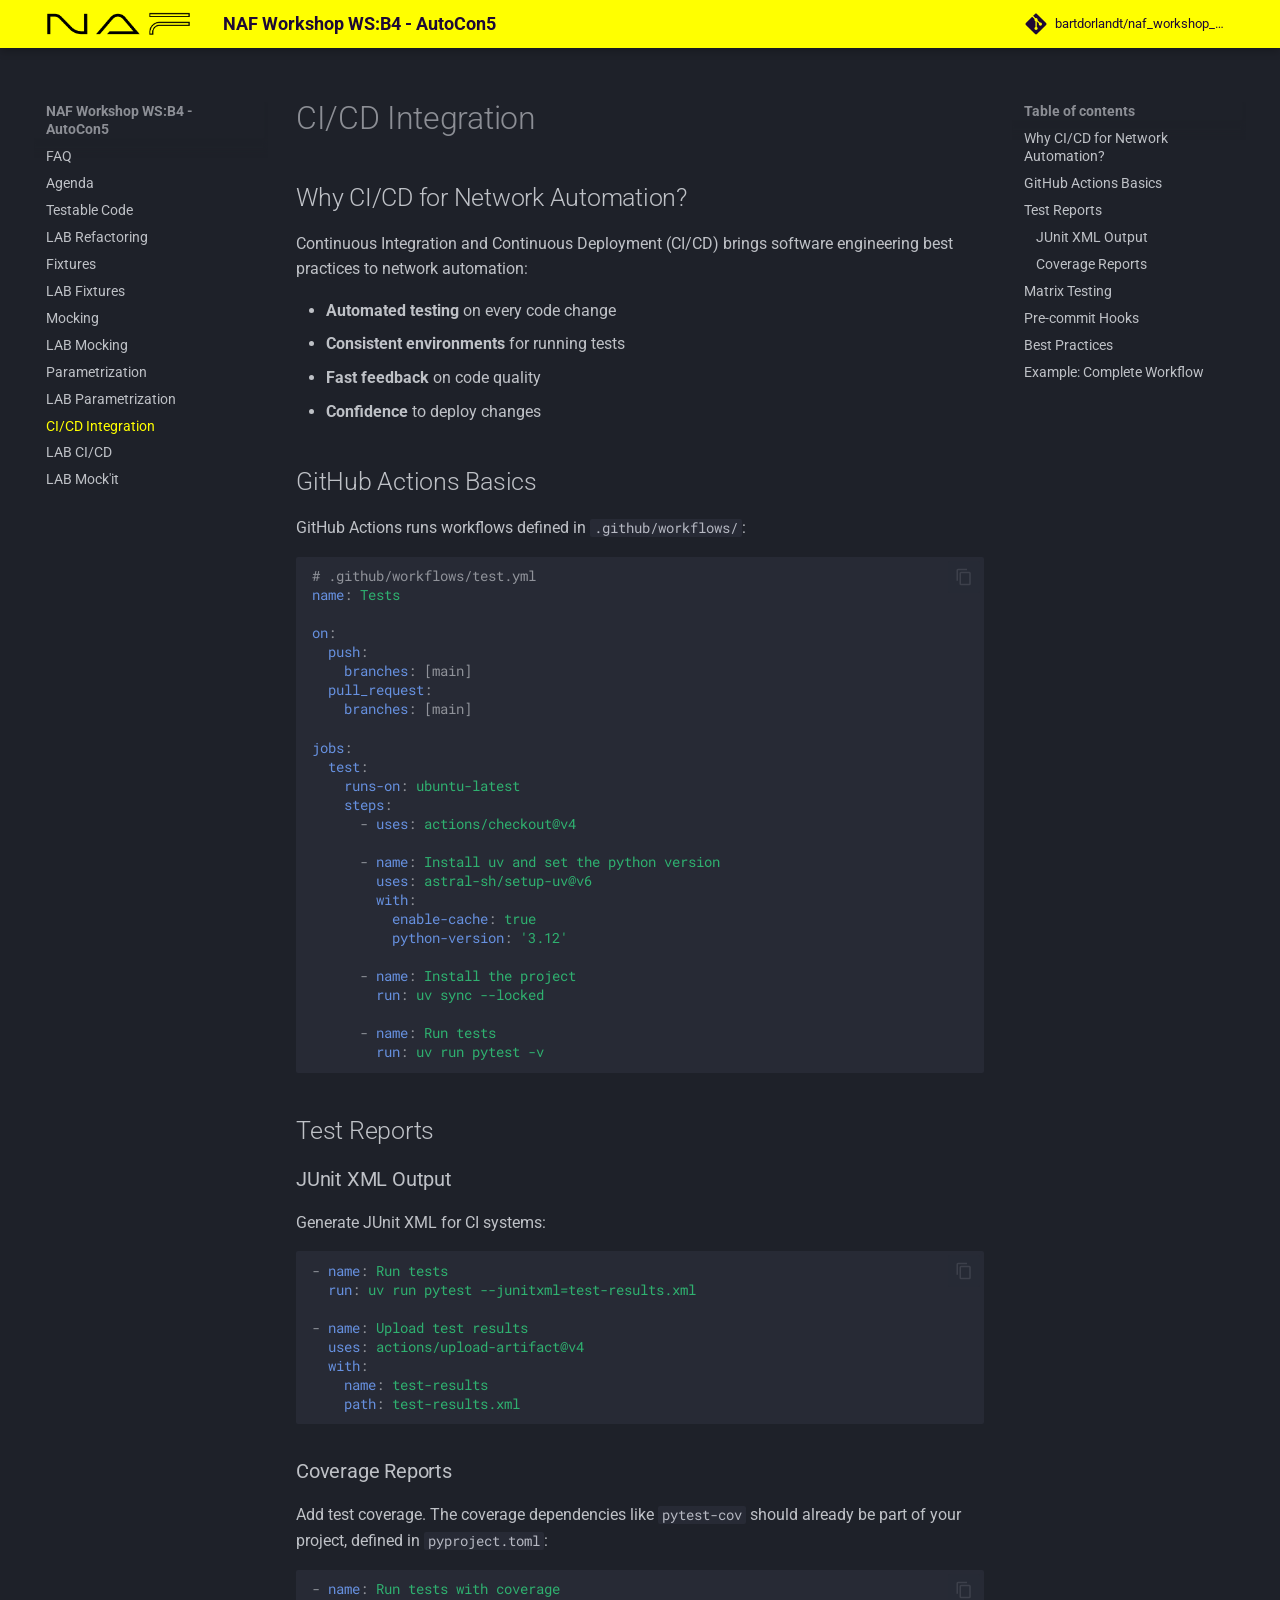
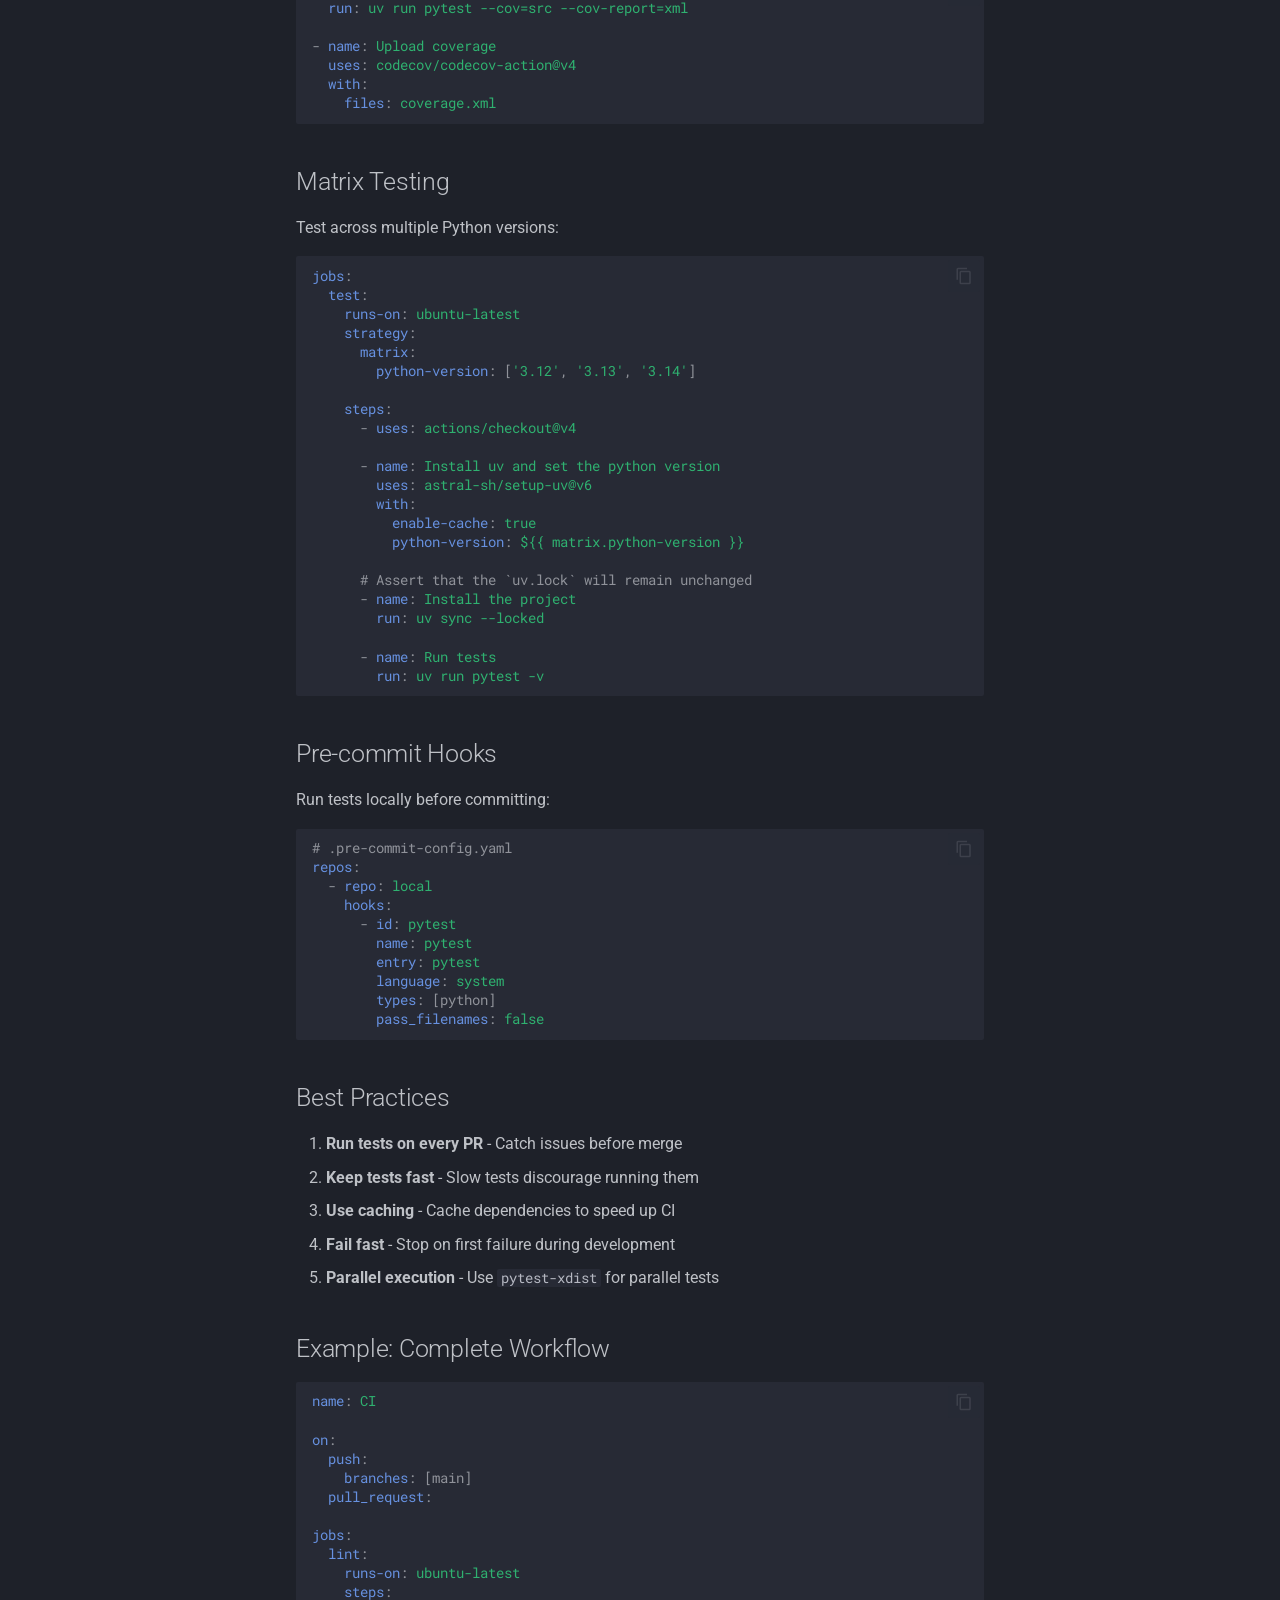
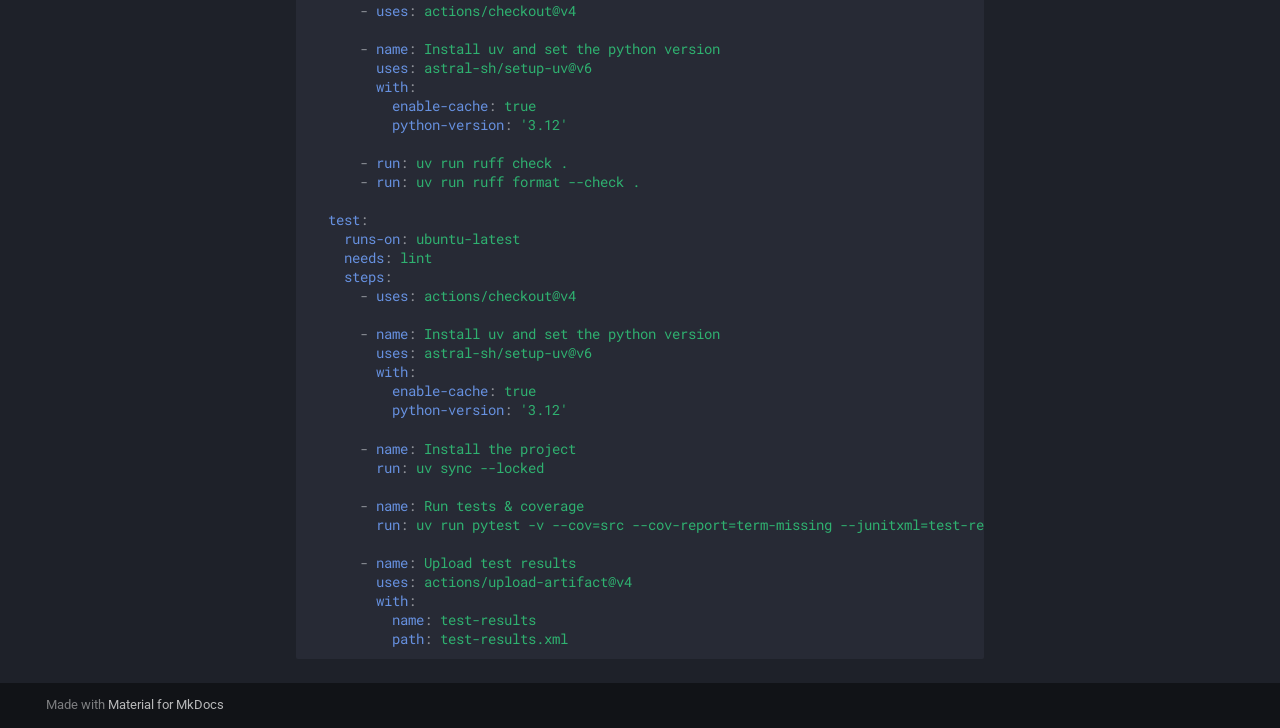
<file: cicd/index.html>
<!doctype html>
<html lang="en" class="no-js">
  <head>
    
      <meta charset="utf-8">
      <meta name="viewport" content="width=device-width,initial-scale=1">
      
        <meta name="description" content="It Works on My Machine — (Py)Test your Automation">
      
      
      
      
        <link rel="prev" href="../lab_parametrization/">
      
      
        <link rel="next" href="../lab_cicd/">
      
      
        
      
      
      <link rel="icon" href="../img/favicon.png">
      <meta name="generator" content="mkdocs-1.6.1, mkdocs-material-9.7.6">
    
    
      
        <title>CI/CD Integration - NAF Workshop WS:B4 - AutoCon5</title>
      
    
    
      <link rel="stylesheet" href="../assets/stylesheets/main.484c7ddc.min.css">
      
        
        <link rel="stylesheet" href="../assets/stylesheets/palette.ab4e12ef.min.css">
      
      


    
    
      
    
    
      
        
        
        <link rel="preconnect" href="https://fonts.gstatic.com" crossorigin>
        <link rel="stylesheet" href="https://fonts.googleapis.com/css?family=Roboto:300,300i,400,400i,700,700i%7CRoboto+Mono:400,400i,700,700i&display=fallback">
        <style>:root{--md-text-font:"Roboto";--md-code-font:"Roboto Mono"}</style>
      
    
    
      <link rel="stylesheet" href="../stylesheets/extra.css">
    
    <script>__md_scope=new URL("..",location),__md_hash=e=>[...e].reduce(((e,_)=>(e<<5)-e+_.charCodeAt(0)),0),__md_get=(e,_=localStorage,t=__md_scope)=>JSON.parse(_.getItem(t.pathname+"."+e)),__md_set=(e,_,t=localStorage,a=__md_scope)=>{try{t.setItem(a.pathname+"."+e,JSON.stringify(_))}catch(e){}}</script>
    
      

    
    
  </head>
  
  
    
    
      
    
    
    
    
    <body dir="ltr" data-md-color-scheme="slate" data-md-color-primary="custom" data-md-color-accent="custom">
  
    
    <input class="md-toggle" data-md-toggle="drawer" type="checkbox" id="__drawer" autocomplete="off">
    <input class="md-toggle" data-md-toggle="search" type="checkbox" id="__search" autocomplete="off">
    <label class="md-overlay" for="__drawer"></label>
    <div data-md-component="skip">
      
        
        <a href="#cicd-integration" class="md-skip">
          Skip to content
        </a>
      
    </div>
    <div data-md-component="announce">
      
    </div>
    
    
      

  

<header class="md-header md-header--shadow" data-md-component="header">
  <nav class="md-header__inner md-grid" aria-label="Header">
    <a href=".." title="NAF Workshop WS:B4 - AutoCon5" class="md-header__button md-logo" aria-label="NAF Workshop WS:B4 - AutoCon5" data-md-component="logo">
      
  <img src="../img/NAF.png" alt="logo">

    </a>
    <label class="md-header__button md-icon" for="__drawer">
      
      <svg xmlns="http://www.w3.org/2000/svg" viewBox="0 0 24 24"><path d="M3 6h18v2H3zm0 5h18v2H3zm0 5h18v2H3z"/></svg>
    </label>
    <div class="md-header__title" data-md-component="header-title">
      <div class="md-header__ellipsis">
        <div class="md-header__topic">
          <span class="md-ellipsis">
            NAF Workshop WS:B4 - AutoCon5
          </span>
        </div>
        <div class="md-header__topic" data-md-component="header-topic">
          <span class="md-ellipsis">
            
              CI/CD Integration
            
          </span>
        </div>
      </div>
    </div>
    
      
        <form class="md-header__option" data-md-component="palette">
  
    
    
    
    <input class="md-option" data-md-color-media="" data-md-color-scheme="slate" data-md-color-primary="custom" data-md-color-accent="custom"  aria-hidden="true"  type="radio" name="__palette" id="__palette_0">
    
  
</form>
      
    
    
      <script>var palette=__md_get("__palette");if(palette&&palette.color){if("(prefers-color-scheme)"===palette.color.media){var media=matchMedia("(prefers-color-scheme: light)"),input=document.querySelector(media.matches?"[data-md-color-media='(prefers-color-scheme: light)']":"[data-md-color-media='(prefers-color-scheme: dark)']");palette.color.media=input.getAttribute("data-md-color-media"),palette.color.scheme=input.getAttribute("data-md-color-scheme"),palette.color.primary=input.getAttribute("data-md-color-primary"),palette.color.accent=input.getAttribute("data-md-color-accent")}for(var[key,value]of Object.entries(palette.color))document.body.setAttribute("data-md-color-"+key,value)}</script>
    
    
    
    
      <div class="md-header__source">
        <a href="https://github.com/bartdorlandt/naf_workshop_pytest" title="Go to repository" class="md-source" data-md-component="source">
  <div class="md-source__icon md-icon">
    
    <svg xmlns="http://www.w3.org/2000/svg" viewBox="0 0 448 512"><!--! Font Awesome Free 7.1.0 by @fontawesome - https://fontawesome.com License - https://fontawesome.com/license/free (Icons: CC BY 4.0, Fonts: SIL OFL 1.1, Code: MIT License) Copyright 2025 Fonticons, Inc.--><path d="M439.6 236.1 244 40.5c-5.4-5.5-12.8-8.5-20.4-8.5s-15 3-20.4 8.4L162.5 81l51.5 51.5c27.1-9.1 52.7 16.8 43.4 43.7l49.7 49.7c34.2-11.8 61.2 31 35.5 56.7-26.5 26.5-70.2-2.9-56-37.3L240.3 199v121.9c25.3 12.5 22.3 41.8 9.1 55-6.4 6.4-15.2 10.1-24.3 10.1s-17.8-3.6-24.3-10.1c-17.6-17.6-11.1-46.9 11.2-56v-123c-20.8-8.5-24.6-30.7-18.6-45L142.6 101 8.5 235.1C3 240.6 0 247.9 0 255.5s3 15 8.5 20.4l195.6 195.7c5.4 5.4 12.7 8.4 20.4 8.4s15-3 20.4-8.4l194.7-194.7c5.4-5.4 8.4-12.8 8.4-20.4s-3-15-8.4-20.4"/></svg>
  </div>
  <div class="md-source__repository">
    bartdorlandt/naf_workshop_pytest
  </div>
</a>
      </div>
    
  </nav>
  
</header>
    
    <div class="md-container" data-md-component="container">
      
      
        
          
        
      
      <main class="md-main" data-md-component="main">
        <div class="md-main__inner md-grid">
          
            
              
              <div class="md-sidebar md-sidebar--primary" data-md-component="sidebar" data-md-type="navigation" >
                <div class="md-sidebar__scrollwrap">
                  <div class="md-sidebar__inner">
                    



<nav class="md-nav md-nav--primary" aria-label="Navigation" data-md-level="0">
  <label class="md-nav__title" for="__drawer">
    <a href=".." title="NAF Workshop WS:B4 - AutoCon5" class="md-nav__button md-logo" aria-label="NAF Workshop WS:B4 - AutoCon5" data-md-component="logo">
      
  <img src="../img/NAF.png" alt="logo">

    </a>
    NAF Workshop WS:B4 - AutoCon5
  </label>
  
    <div class="md-nav__source">
      <a href="https://github.com/bartdorlandt/naf_workshop_pytest" title="Go to repository" class="md-source" data-md-component="source">
  <div class="md-source__icon md-icon">
    
    <svg xmlns="http://www.w3.org/2000/svg" viewBox="0 0 448 512"><!--! Font Awesome Free 7.1.0 by @fontawesome - https://fontawesome.com License - https://fontawesome.com/license/free (Icons: CC BY 4.0, Fonts: SIL OFL 1.1, Code: MIT License) Copyright 2025 Fonticons, Inc.--><path d="M439.6 236.1 244 40.5c-5.4-5.5-12.8-8.5-20.4-8.5s-15 3-20.4 8.4L162.5 81l51.5 51.5c27.1-9.1 52.7 16.8 43.4 43.7l49.7 49.7c34.2-11.8 61.2 31 35.5 56.7-26.5 26.5-70.2-2.9-56-37.3L240.3 199v121.9c25.3 12.5 22.3 41.8 9.1 55-6.4 6.4-15.2 10.1-24.3 10.1s-17.8-3.6-24.3-10.1c-17.6-17.6-11.1-46.9 11.2-56v-123c-20.8-8.5-24.6-30.7-18.6-45L142.6 101 8.5 235.1C3 240.6 0 247.9 0 255.5s3 15 8.5 20.4l195.6 195.7c5.4 5.4 12.7 8.4 20.4 8.4s15-3 20.4-8.4l194.7-194.7c5.4-5.4 8.4-12.8 8.4-20.4s-3-15-8.4-20.4"/></svg>
  </div>
  <div class="md-source__repository">
    bartdorlandt/naf_workshop_pytest
  </div>
</a>
    </div>
  
  <ul class="md-nav__list" data-md-scrollfix>
    
      
      
  
  
  
  
    <li class="md-nav__item">
      <a href=".." class="md-nav__link">
        
  
  
  <span class="md-ellipsis">
    
  
    FAQ
  

    
  </span>
  
  

      </a>
    </li>
  

    
      
      
  
  
  
  
    <li class="md-nav__item">
      <a href="../agenda/" class="md-nav__link">
        
  
  
  <span class="md-ellipsis">
    
  
    Agenda
  

    
  </span>
  
  

      </a>
    </li>
  

    
      
      
  
  
  
  
    <li class="md-nav__item">
      <a href="../testable_code/" class="md-nav__link">
        
  
  
  <span class="md-ellipsis">
    
  
    Testable Code
  

    
  </span>
  
  

      </a>
    </li>
  

    
      
      
  
  
  
  
    <li class="md-nav__item">
      <a href="../lab_refactoring/" class="md-nav__link">
        
  
  
  <span class="md-ellipsis">
    
  
    LAB Refactoring
  

    
  </span>
  
  

      </a>
    </li>
  

    
      
      
  
  
  
  
    <li class="md-nav__item">
      <a href="../fixtures/" class="md-nav__link">
        
  
  
  <span class="md-ellipsis">
    
  
    Fixtures
  

    
  </span>
  
  

      </a>
    </li>
  

    
      
      
  
  
  
  
    <li class="md-nav__item">
      <a href="../lab_fixtures/" class="md-nav__link">
        
  
  
  <span class="md-ellipsis">
    
  
    LAB Fixtures
  

    
  </span>
  
  

      </a>
    </li>
  

    
      
      
  
  
  
  
    <li class="md-nav__item">
      <a href="../mocking/" class="md-nav__link">
        
  
  
  <span class="md-ellipsis">
    
  
    Mocking
  

    
  </span>
  
  

      </a>
    </li>
  

    
      
      
  
  
  
  
    <li class="md-nav__item">
      <a href="../lab_mocking/" class="md-nav__link">
        
  
  
  <span class="md-ellipsis">
    
  
    LAB Mocking
  

    
  </span>
  
  

      </a>
    </li>
  

    
      
      
  
  
  
  
    <li class="md-nav__item">
      <a href="../parametrization/" class="md-nav__link">
        
  
  
  <span class="md-ellipsis">
    
  
    Parametrization
  

    
  </span>
  
  

      </a>
    </li>
  

    
      
      
  
  
  
  
    <li class="md-nav__item">
      <a href="../lab_parametrization/" class="md-nav__link">
        
  
  
  <span class="md-ellipsis">
    
  
    LAB Parametrization
  

    
  </span>
  
  

      </a>
    </li>
  

    
      
      
  
  
    
  
  
  
    <li class="md-nav__item md-nav__item--active">
      
      <input class="md-nav__toggle md-toggle" type="checkbox" id="__toc">
      
      
        
      
      
        <label class="md-nav__link md-nav__link--active" for="__toc">
          
  
  
  <span class="md-ellipsis">
    
  
    CI/CD Integration
  

    
  </span>
  
  

          <span class="md-nav__icon md-icon"></span>
        </label>
      
      <a href="./" class="md-nav__link md-nav__link--active">
        
  
  
  <span class="md-ellipsis">
    
  
    CI/CD Integration
  

    
  </span>
  
  

      </a>
      
        

<nav class="md-nav md-nav--secondary" aria-label="Table of contents">
  
  
  
    
  
  
    <label class="md-nav__title" for="__toc">
      <span class="md-nav__icon md-icon"></span>
      Table of contents
    </label>
    <ul class="md-nav__list" data-md-component="toc" data-md-scrollfix>
      
        <li class="md-nav__item">
  <a href="#why-cicd-for-network-automation" class="md-nav__link">
    <span class="md-ellipsis">
      
        Why CI/CD for Network Automation?
      
    </span>
  </a>
  
</li>
      
        <li class="md-nav__item">
  <a href="#github-actions-basics" class="md-nav__link">
    <span class="md-ellipsis">
      
        GitHub Actions Basics
      
    </span>
  </a>
  
</li>
      
        <li class="md-nav__item">
  <a href="#test-reports" class="md-nav__link">
    <span class="md-ellipsis">
      
        Test Reports
      
    </span>
  </a>
  
    <nav class="md-nav" aria-label="Test Reports">
      <ul class="md-nav__list">
        
          <li class="md-nav__item">
  <a href="#junit-xml-output" class="md-nav__link">
    <span class="md-ellipsis">
      
        JUnit XML Output
      
    </span>
  </a>
  
</li>
        
          <li class="md-nav__item">
  <a href="#coverage-reports" class="md-nav__link">
    <span class="md-ellipsis">
      
        Coverage Reports
      
    </span>
  </a>
  
</li>
        
      </ul>
    </nav>
  
</li>
      
        <li class="md-nav__item">
  <a href="#matrix-testing" class="md-nav__link">
    <span class="md-ellipsis">
      
        Matrix Testing
      
    </span>
  </a>
  
</li>
      
        <li class="md-nav__item">
  <a href="#pre-commit-hooks" class="md-nav__link">
    <span class="md-ellipsis">
      
        Pre-commit Hooks
      
    </span>
  </a>
  
</li>
      
        <li class="md-nav__item">
  <a href="#best-practices" class="md-nav__link">
    <span class="md-ellipsis">
      
        Best Practices
      
    </span>
  </a>
  
</li>
      
        <li class="md-nav__item">
  <a href="#example-complete-workflow" class="md-nav__link">
    <span class="md-ellipsis">
      
        Example: Complete Workflow
      
    </span>
  </a>
  
</li>
      
    </ul>
  
</nav>
      
    </li>
  

    
      
      
  
  
  
  
    <li class="md-nav__item">
      <a href="../lab_cicd/" class="md-nav__link">
        
  
  
  <span class="md-ellipsis">
    
  
    LAB CI/CD
  

    
  </span>
  
  

      </a>
    </li>
  

    
      
      
  
  
  
  
    <li class="md-nav__item">
      <a href="../lab_mockit/" class="md-nav__link">
        
  
  
  <span class="md-ellipsis">
    
  
    LAB Mock'it
  

    
  </span>
  
  

      </a>
    </li>
  

    
  </ul>
</nav>
                  </div>
                </div>
              </div>
            
            
              
              <div class="md-sidebar md-sidebar--secondary" data-md-component="sidebar" data-md-type="toc" >
                <div class="md-sidebar__scrollwrap">
                  <div class="md-sidebar__inner">
                    

<nav class="md-nav md-nav--secondary" aria-label="Table of contents">
  
  
  
    
  
  
    <label class="md-nav__title" for="__toc">
      <span class="md-nav__icon md-icon"></span>
      Table of contents
    </label>
    <ul class="md-nav__list" data-md-component="toc" data-md-scrollfix>
      
        <li class="md-nav__item">
  <a href="#why-cicd-for-network-automation" class="md-nav__link">
    <span class="md-ellipsis">
      
        Why CI/CD for Network Automation?
      
    </span>
  </a>
  
</li>
      
        <li class="md-nav__item">
  <a href="#github-actions-basics" class="md-nav__link">
    <span class="md-ellipsis">
      
        GitHub Actions Basics
      
    </span>
  </a>
  
</li>
      
        <li class="md-nav__item">
  <a href="#test-reports" class="md-nav__link">
    <span class="md-ellipsis">
      
        Test Reports
      
    </span>
  </a>
  
    <nav class="md-nav" aria-label="Test Reports">
      <ul class="md-nav__list">
        
          <li class="md-nav__item">
  <a href="#junit-xml-output" class="md-nav__link">
    <span class="md-ellipsis">
      
        JUnit XML Output
      
    </span>
  </a>
  
</li>
        
          <li class="md-nav__item">
  <a href="#coverage-reports" class="md-nav__link">
    <span class="md-ellipsis">
      
        Coverage Reports
      
    </span>
  </a>
  
</li>
        
      </ul>
    </nav>
  
</li>
      
        <li class="md-nav__item">
  <a href="#matrix-testing" class="md-nav__link">
    <span class="md-ellipsis">
      
        Matrix Testing
      
    </span>
  </a>
  
</li>
      
        <li class="md-nav__item">
  <a href="#pre-commit-hooks" class="md-nav__link">
    <span class="md-ellipsis">
      
        Pre-commit Hooks
      
    </span>
  </a>
  
</li>
      
        <li class="md-nav__item">
  <a href="#best-practices" class="md-nav__link">
    <span class="md-ellipsis">
      
        Best Practices
      
    </span>
  </a>
  
</li>
      
        <li class="md-nav__item">
  <a href="#example-complete-workflow" class="md-nav__link">
    <span class="md-ellipsis">
      
        Example: Complete Workflow
      
    </span>
  </a>
  
</li>
      
    </ul>
  
</nav>
                  </div>
                </div>
              </div>
            
          
          
            <div class="md-content" data-md-component="content">
              
              <article class="md-content__inner md-typeset">
                
                  


  
  


<h1 id="cicd-integration">CI/CD Integration</h1>
<h2 id="why-cicd-for-network-automation">Why CI/CD for Network Automation?</h2>
<p>Continuous Integration and Continuous Deployment (CI/CD) brings software engineering best practices to network automation:</p>
<ul>
<li><strong>Automated testing</strong> on every code change</li>
<li><strong>Consistent environments</strong> for running tests</li>
<li><strong>Fast feedback</strong> on code quality</li>
<li><strong>Confidence</strong> to deploy changes</li>
</ul>
<h2 id="github-actions-basics">GitHub Actions Basics</h2>
<p>GitHub Actions runs workflows defined in <code>.github/workflows/</code>:</p>
<div class="highlight"><pre><span></span><code><span class="c1"># .github/workflows/test.yml</span>
<span class="nt">name</span><span class="p">:</span><span class="w"> </span><span class="l l-Scalar l-Scalar-Plain">Tests</span>

<span class="nt">on</span><span class="p">:</span>
<span class="w">  </span><span class="nt">push</span><span class="p">:</span>
<span class="w">    </span><span class="nt">branches</span><span class="p">:</span><span class="w"> </span><span class="p p-Indicator">[</span><span class="nv">main</span><span class="p p-Indicator">]</span>
<span class="w">  </span><span class="nt">pull_request</span><span class="p">:</span>
<span class="w">    </span><span class="nt">branches</span><span class="p">:</span><span class="w"> </span><span class="p p-Indicator">[</span><span class="nv">main</span><span class="p p-Indicator">]</span>

<span class="nt">jobs</span><span class="p">:</span>
<span class="w">  </span><span class="nt">test</span><span class="p">:</span>
<span class="w">    </span><span class="nt">runs-on</span><span class="p">:</span><span class="w"> </span><span class="l l-Scalar l-Scalar-Plain">ubuntu-latest</span>
<span class="w">    </span><span class="nt">steps</span><span class="p">:</span>
<span class="w">      </span><span class="p p-Indicator">-</span><span class="w"> </span><span class="nt">uses</span><span class="p">:</span><span class="w"> </span><span class="l l-Scalar l-Scalar-Plain">actions/checkout@v4</span>

<span class="w">      </span><span class="p p-Indicator">-</span><span class="w"> </span><span class="nt">name</span><span class="p">:</span><span class="w"> </span><span class="l l-Scalar l-Scalar-Plain">Install uv and set the python version</span>
<span class="w">        </span><span class="nt">uses</span><span class="p">:</span><span class="w"> </span><span class="l l-Scalar l-Scalar-Plain">astral-sh/setup-uv@v6</span>
<span class="w">        </span><span class="nt">with</span><span class="p">:</span>
<span class="w">          </span><span class="nt">enable-cache</span><span class="p">:</span><span class="w"> </span><span class="l l-Scalar l-Scalar-Plain">true</span>
<span class="w">          </span><span class="nt">python-version</span><span class="p">:</span><span class="w"> </span><span class="s">&#39;3.12&#39;</span>

<span class="w">      </span><span class="p p-Indicator">-</span><span class="w"> </span><span class="nt">name</span><span class="p">:</span><span class="w"> </span><span class="l l-Scalar l-Scalar-Plain">Install the project</span>
<span class="w">        </span><span class="nt">run</span><span class="p">:</span><span class="w"> </span><span class="l l-Scalar l-Scalar-Plain">uv sync --locked</span>

<span class="w">      </span><span class="p p-Indicator">-</span><span class="w"> </span><span class="nt">name</span><span class="p">:</span><span class="w"> </span><span class="l l-Scalar l-Scalar-Plain">Run tests</span>
<span class="w">        </span><span class="nt">run</span><span class="p">:</span><span class="w"> </span><span class="l l-Scalar l-Scalar-Plain">uv run pytest -v</span>
</code></pre></div>
<h2 id="test-reports">Test Reports</h2>
<h3 id="junit-xml-output">JUnit XML Output</h3>
<p>Generate JUnit XML for CI systems:</p>
<div class="highlight"><pre><span></span><code><span class="p p-Indicator">-</span><span class="w"> </span><span class="nt">name</span><span class="p">:</span><span class="w"> </span><span class="l l-Scalar l-Scalar-Plain">Run tests</span>
<span class="w">  </span><span class="nt">run</span><span class="p">:</span><span class="w"> </span><span class="l l-Scalar l-Scalar-Plain">uv run pytest --junitxml=test-results.xml</span>

<span class="p p-Indicator">-</span><span class="w"> </span><span class="nt">name</span><span class="p">:</span><span class="w"> </span><span class="l l-Scalar l-Scalar-Plain">Upload test results</span>
<span class="w">  </span><span class="nt">uses</span><span class="p">:</span><span class="w"> </span><span class="l l-Scalar l-Scalar-Plain">actions/upload-artifact@v4</span>
<span class="w">  </span><span class="nt">with</span><span class="p">:</span>
<span class="w">    </span><span class="nt">name</span><span class="p">:</span><span class="w"> </span><span class="l l-Scalar l-Scalar-Plain">test-results</span>
<span class="w">    </span><span class="nt">path</span><span class="p">:</span><span class="w"> </span><span class="l l-Scalar l-Scalar-Plain">test-results.xml</span>
</code></pre></div>
<h3 id="coverage-reports">Coverage Reports</h3>
<p>Add test coverage. The coverage dependencies like <code>pytest-cov</code> should already be part of your project, defined in <code>pyproject.toml</code>:</p>
<div class="highlight"><pre><span></span><code><span class="p p-Indicator">-</span><span class="w"> </span><span class="nt">name</span><span class="p">:</span><span class="w"> </span><span class="l l-Scalar l-Scalar-Plain">Run tests with coverage</span>
<span class="w">  </span><span class="nt">run</span><span class="p">:</span><span class="w"> </span><span class="l l-Scalar l-Scalar-Plain">uv run pytest --cov=src --cov-report=xml</span>

<span class="p p-Indicator">-</span><span class="w"> </span><span class="nt">name</span><span class="p">:</span><span class="w"> </span><span class="l l-Scalar l-Scalar-Plain">Upload coverage</span>
<span class="w">  </span><span class="nt">uses</span><span class="p">:</span><span class="w"> </span><span class="l l-Scalar l-Scalar-Plain">codecov/codecov-action@v4</span>
<span class="w">  </span><span class="nt">with</span><span class="p">:</span>
<span class="w">    </span><span class="nt">files</span><span class="p">:</span><span class="w"> </span><span class="l l-Scalar l-Scalar-Plain">coverage.xml</span>
</code></pre></div>
<h2 id="matrix-testing">Matrix Testing</h2>
<p>Test across multiple Python versions:</p>
<div class="highlight"><pre><span></span><code><span class="nt">jobs</span><span class="p">:</span>
<span class="w">  </span><span class="nt">test</span><span class="p">:</span>
<span class="w">    </span><span class="nt">runs-on</span><span class="p">:</span><span class="w"> </span><span class="l l-Scalar l-Scalar-Plain">ubuntu-latest</span>
<span class="w">    </span><span class="nt">strategy</span><span class="p">:</span>
<span class="w">      </span><span class="nt">matrix</span><span class="p">:</span>
<span class="w">        </span><span class="nt">python-version</span><span class="p">:</span><span class="w"> </span><span class="p p-Indicator">[</span><span class="s">&#39;3.12&#39;</span><span class="p p-Indicator">,</span><span class="w"> </span><span class="s">&#39;3.13&#39;</span><span class="p p-Indicator">,</span><span class="w"> </span><span class="s">&#39;3.14&#39;</span><span class="p p-Indicator">]</span>

<span class="w">    </span><span class="nt">steps</span><span class="p">:</span>
<span class="w">      </span><span class="p p-Indicator">-</span><span class="w"> </span><span class="nt">uses</span><span class="p">:</span><span class="w"> </span><span class="l l-Scalar l-Scalar-Plain">actions/checkout@v4</span>

<span class="w">      </span><span class="p p-Indicator">-</span><span class="w"> </span><span class="nt">name</span><span class="p">:</span><span class="w"> </span><span class="l l-Scalar l-Scalar-Plain">Install uv and set the python version</span>
<span class="w">        </span><span class="nt">uses</span><span class="p">:</span><span class="w"> </span><span class="l l-Scalar l-Scalar-Plain">astral-sh/setup-uv@v6</span>
<span class="w">        </span><span class="nt">with</span><span class="p">:</span>
<span class="w">          </span><span class="nt">enable-cache</span><span class="p">:</span><span class="w"> </span><span class="l l-Scalar l-Scalar-Plain">true</span>
<span class="w">          </span><span class="nt">python-version</span><span class="p">:</span><span class="w"> </span><span class="l l-Scalar l-Scalar-Plain">${{ matrix.python-version }}</span>

<span class="w">      </span><span class="c1"># Assert that the `uv.lock` will remain unchanged</span>
<span class="w">      </span><span class="p p-Indicator">-</span><span class="w"> </span><span class="nt">name</span><span class="p">:</span><span class="w"> </span><span class="l l-Scalar l-Scalar-Plain">Install the project</span>
<span class="w">        </span><span class="nt">run</span><span class="p">:</span><span class="w"> </span><span class="l l-Scalar l-Scalar-Plain">uv sync --locked</span>

<span class="w">      </span><span class="p p-Indicator">-</span><span class="w"> </span><span class="nt">name</span><span class="p">:</span><span class="w"> </span><span class="l l-Scalar l-Scalar-Plain">Run tests</span>
<span class="w">        </span><span class="nt">run</span><span class="p">:</span><span class="w"> </span><span class="l l-Scalar l-Scalar-Plain">uv run pytest -v</span>
</code></pre></div>
<h2 id="pre-commit-hooks">Pre-commit Hooks</h2>
<p>Run tests locally before committing:</p>
<div class="highlight"><pre><span></span><code><span class="c1"># .pre-commit-config.yaml</span>
<span class="nt">repos</span><span class="p">:</span>
<span class="w">  </span><span class="p p-Indicator">-</span><span class="w"> </span><span class="nt">repo</span><span class="p">:</span><span class="w"> </span><span class="l l-Scalar l-Scalar-Plain">local</span>
<span class="w">    </span><span class="nt">hooks</span><span class="p">:</span>
<span class="w">      </span><span class="p p-Indicator">-</span><span class="w"> </span><span class="nt">id</span><span class="p">:</span><span class="w"> </span><span class="l l-Scalar l-Scalar-Plain">pytest</span>
<span class="w">        </span><span class="nt">name</span><span class="p">:</span><span class="w"> </span><span class="l l-Scalar l-Scalar-Plain">pytest</span>
<span class="w">        </span><span class="nt">entry</span><span class="p">:</span><span class="w"> </span><span class="l l-Scalar l-Scalar-Plain">pytest</span>
<span class="w">        </span><span class="nt">language</span><span class="p">:</span><span class="w"> </span><span class="l l-Scalar l-Scalar-Plain">system</span>
<span class="w">        </span><span class="nt">types</span><span class="p">:</span><span class="w"> </span><span class="p p-Indicator">[</span><span class="nv">python</span><span class="p p-Indicator">]</span>
<span class="w">        </span><span class="nt">pass_filenames</span><span class="p">:</span><span class="w"> </span><span class="l l-Scalar l-Scalar-Plain">false</span>
</code></pre></div>
<h2 id="best-practices">Best Practices</h2>
<ol>
<li><strong>Run tests on every PR</strong> - Catch issues before merge</li>
<li><strong>Keep tests fast</strong> - Slow tests discourage running them</li>
<li><strong>Use caching</strong> - Cache dependencies to speed up CI</li>
<li><strong>Fail fast</strong> - Stop on first failure during development</li>
<li><strong>Parallel execution</strong> - Use <code>pytest-xdist</code> for parallel tests</li>
</ol>
<h2 id="example-complete-workflow">Example: Complete Workflow</h2>
<div class="highlight"><pre><span></span><code><span class="nt">name</span><span class="p">:</span><span class="w"> </span><span class="l l-Scalar l-Scalar-Plain">CI</span>

<span class="nt">on</span><span class="p">:</span>
<span class="w">  </span><span class="nt">push</span><span class="p">:</span>
<span class="w">    </span><span class="nt">branches</span><span class="p">:</span><span class="w"> </span><span class="p p-Indicator">[</span><span class="nv">main</span><span class="p p-Indicator">]</span>
<span class="w">  </span><span class="nt">pull_request</span><span class="p">:</span>

<span class="nt">jobs</span><span class="p">:</span>
<span class="w">  </span><span class="nt">lint</span><span class="p">:</span>
<span class="w">    </span><span class="nt">runs-on</span><span class="p">:</span><span class="w"> </span><span class="l l-Scalar l-Scalar-Plain">ubuntu-latest</span>
<span class="w">    </span><span class="nt">steps</span><span class="p">:</span>
<span class="w">      </span><span class="p p-Indicator">-</span><span class="w"> </span><span class="nt">uses</span><span class="p">:</span><span class="w"> </span><span class="l l-Scalar l-Scalar-Plain">actions/checkout@v4</span>

<span class="w">      </span><span class="p p-Indicator">-</span><span class="w"> </span><span class="nt">name</span><span class="p">:</span><span class="w"> </span><span class="l l-Scalar l-Scalar-Plain">Install uv and set the python version</span>
<span class="w">        </span><span class="nt">uses</span><span class="p">:</span><span class="w"> </span><span class="l l-Scalar l-Scalar-Plain">astral-sh/setup-uv@v6</span>
<span class="w">        </span><span class="nt">with</span><span class="p">:</span>
<span class="w">          </span><span class="nt">enable-cache</span><span class="p">:</span><span class="w"> </span><span class="l l-Scalar l-Scalar-Plain">true</span>
<span class="w">          </span><span class="nt">python-version</span><span class="p">:</span><span class="w"> </span><span class="s">&#39;3.12&#39;</span>

<span class="w">      </span><span class="p p-Indicator">-</span><span class="w"> </span><span class="nt">run</span><span class="p">:</span><span class="w"> </span><span class="l l-Scalar l-Scalar-Plain">uv run ruff check .</span>
<span class="w">      </span><span class="p p-Indicator">-</span><span class="w"> </span><span class="nt">run</span><span class="p">:</span><span class="w"> </span><span class="l l-Scalar l-Scalar-Plain">uv run ruff format --check .</span>

<span class="w">  </span><span class="nt">test</span><span class="p">:</span>
<span class="w">    </span><span class="nt">runs-on</span><span class="p">:</span><span class="w"> </span><span class="l l-Scalar l-Scalar-Plain">ubuntu-latest</span>
<span class="w">    </span><span class="nt">needs</span><span class="p">:</span><span class="w"> </span><span class="l l-Scalar l-Scalar-Plain">lint</span>
<span class="w">    </span><span class="nt">steps</span><span class="p">:</span>
<span class="w">      </span><span class="p p-Indicator">-</span><span class="w"> </span><span class="nt">uses</span><span class="p">:</span><span class="w"> </span><span class="l l-Scalar l-Scalar-Plain">actions/checkout@v4</span>

<span class="w">      </span><span class="p p-Indicator">-</span><span class="w"> </span><span class="nt">name</span><span class="p">:</span><span class="w"> </span><span class="l l-Scalar l-Scalar-Plain">Install uv and set the python version</span>
<span class="w">        </span><span class="nt">uses</span><span class="p">:</span><span class="w"> </span><span class="l l-Scalar l-Scalar-Plain">astral-sh/setup-uv@v6</span>
<span class="w">        </span><span class="nt">with</span><span class="p">:</span>
<span class="w">          </span><span class="nt">enable-cache</span><span class="p">:</span><span class="w"> </span><span class="l l-Scalar l-Scalar-Plain">true</span>
<span class="w">          </span><span class="nt">python-version</span><span class="p">:</span><span class="w"> </span><span class="s">&#39;3.12&#39;</span>

<span class="w">      </span><span class="p p-Indicator">-</span><span class="w"> </span><span class="nt">name</span><span class="p">:</span><span class="w"> </span><span class="l l-Scalar l-Scalar-Plain">Install the project</span>
<span class="w">        </span><span class="nt">run</span><span class="p">:</span><span class="w"> </span><span class="l l-Scalar l-Scalar-Plain">uv sync --locked</span>

<span class="w">      </span><span class="p p-Indicator">-</span><span class="w"> </span><span class="nt">name</span><span class="p">:</span><span class="w"> </span><span class="l l-Scalar l-Scalar-Plain">Run tests &amp; coverage</span>
<span class="w">        </span><span class="nt">run</span><span class="p">:</span><span class="w"> </span><span class="l l-Scalar l-Scalar-Plain">uv run pytest -v --cov=src --cov-report=term-missing --junitxml=test-results.xml</span>

<span class="w">      </span><span class="p p-Indicator">-</span><span class="w"> </span><span class="nt">name</span><span class="p">:</span><span class="w"> </span><span class="l l-Scalar l-Scalar-Plain">Upload test results</span>
<span class="w">        </span><span class="nt">uses</span><span class="p">:</span><span class="w"> </span><span class="l l-Scalar l-Scalar-Plain">actions/upload-artifact@v4</span>
<span class="w">        </span><span class="nt">with</span><span class="p">:</span>
<span class="w">          </span><span class="nt">name</span><span class="p">:</span><span class="w"> </span><span class="l l-Scalar l-Scalar-Plain">test-results</span>
<span class="w">          </span><span class="nt">path</span><span class="p">:</span><span class="w"> </span><span class="l l-Scalar l-Scalar-Plain">test-results.xml</span>
</code></pre></div>












                
              </article>
            </div>
          
          
<script>var target=document.getElementById(location.hash.slice(1));target&&target.name&&(target.checked=target.name.startsWith("__tabbed_"))</script>
        </div>
        
      </main>
      
        <footer class="md-footer">
  
  <div class="md-footer-meta md-typeset">
    <div class="md-footer-meta__inner md-grid">
      <div class="md-copyright">
  
  
    Made with
    <a href="https://squidfunk.github.io/mkdocs-material/" target="_blank" rel="noopener">
      Material for MkDocs
    </a>
  
</div>
      
    </div>
  </div>
</footer>
      
    </div>
    <div class="md-dialog" data-md-component="dialog">
      <div class="md-dialog__inner md-typeset"></div>
    </div>
    
    
    
      
      
      <script id="__config" type="application/json">{"annotate": null, "base": "..", "features": ["navigation.tracking", "content.code.copy"], "search": "../assets/javascripts/workers/search.2c215733.min.js", "tags": null, "translations": {"clipboard.copied": "Copied to clipboard", "clipboard.copy": "Copy to clipboard", "search.result.more.one": "1 more on this page", "search.result.more.other": "# more on this page", "search.result.none": "No matching documents", "search.result.one": "1 matching document", "search.result.other": "# matching documents", "search.result.placeholder": "Type to start searching", "search.result.term.missing": "Missing", "select.version": "Select version"}, "version": null}</script>
    
    
      <script src="../assets/javascripts/bundle.79ae519e.min.js"></script>
      
    
  </body>
</html>
</file>
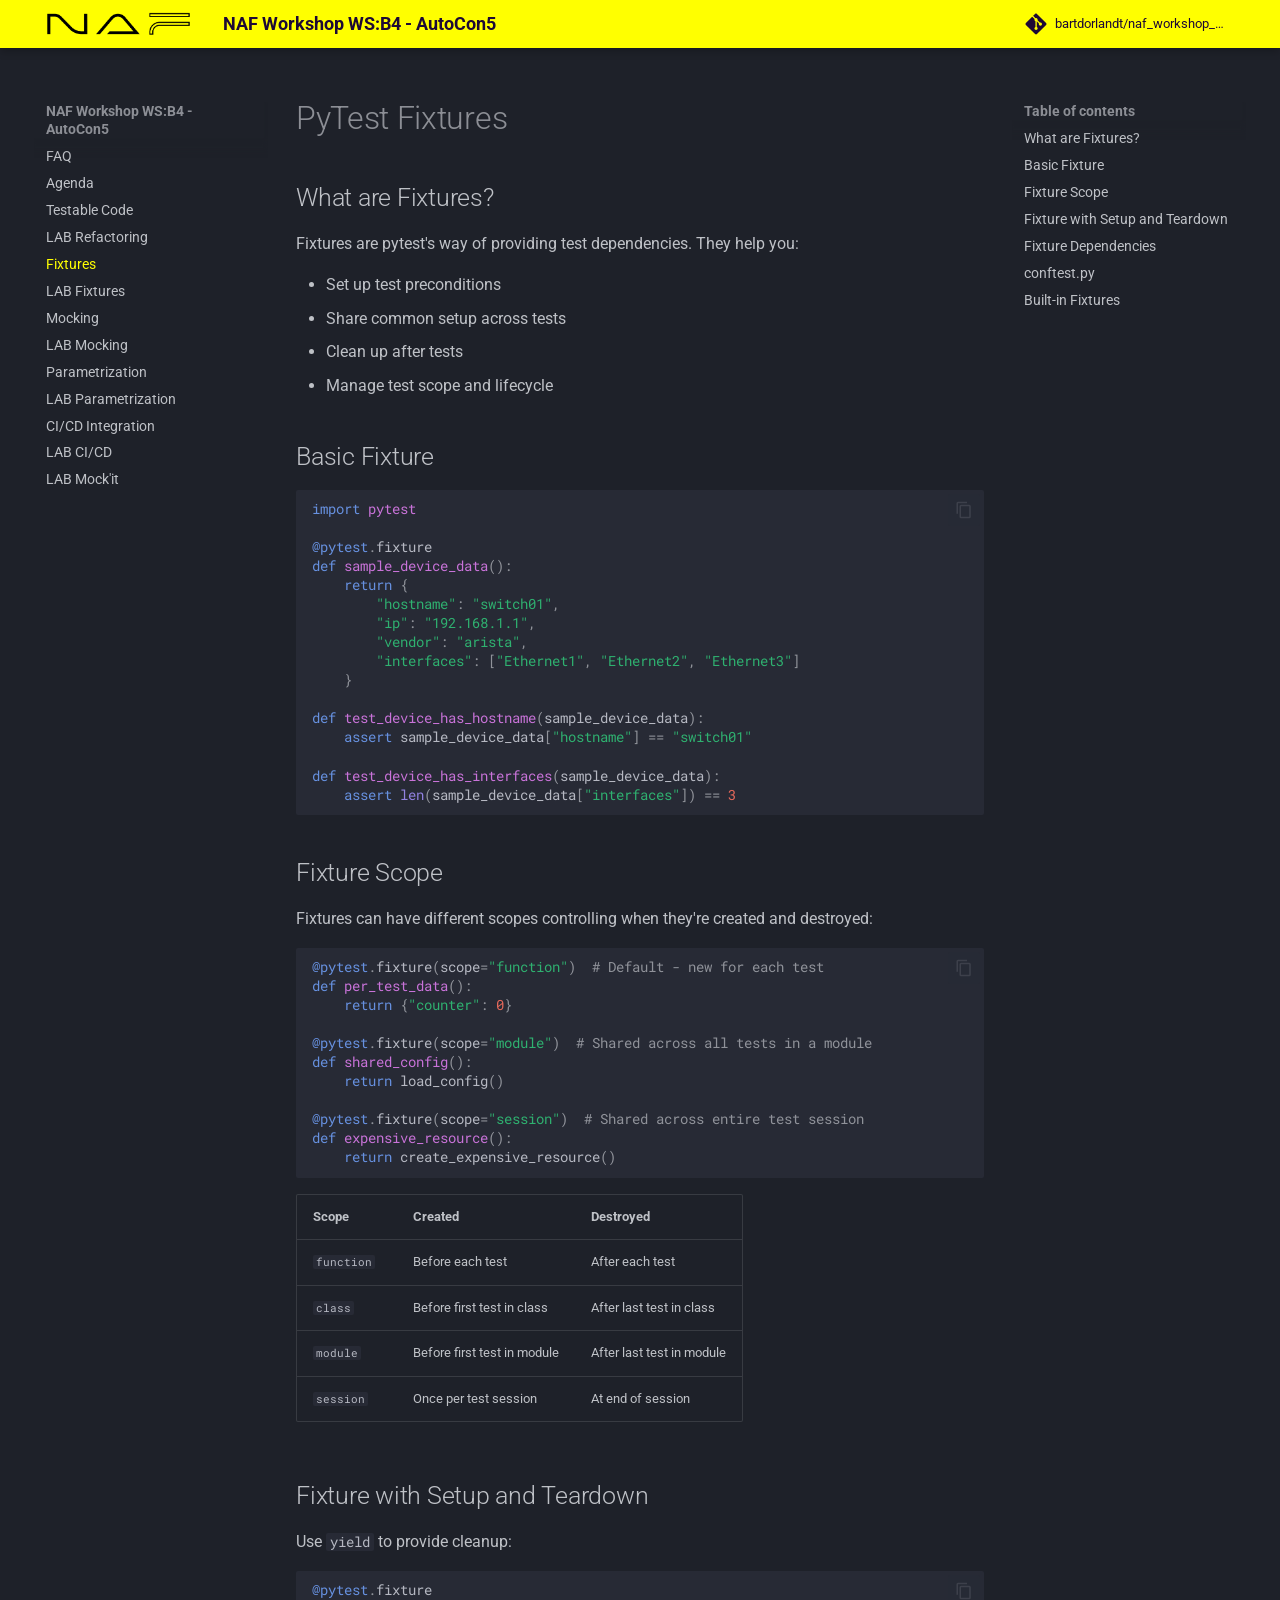
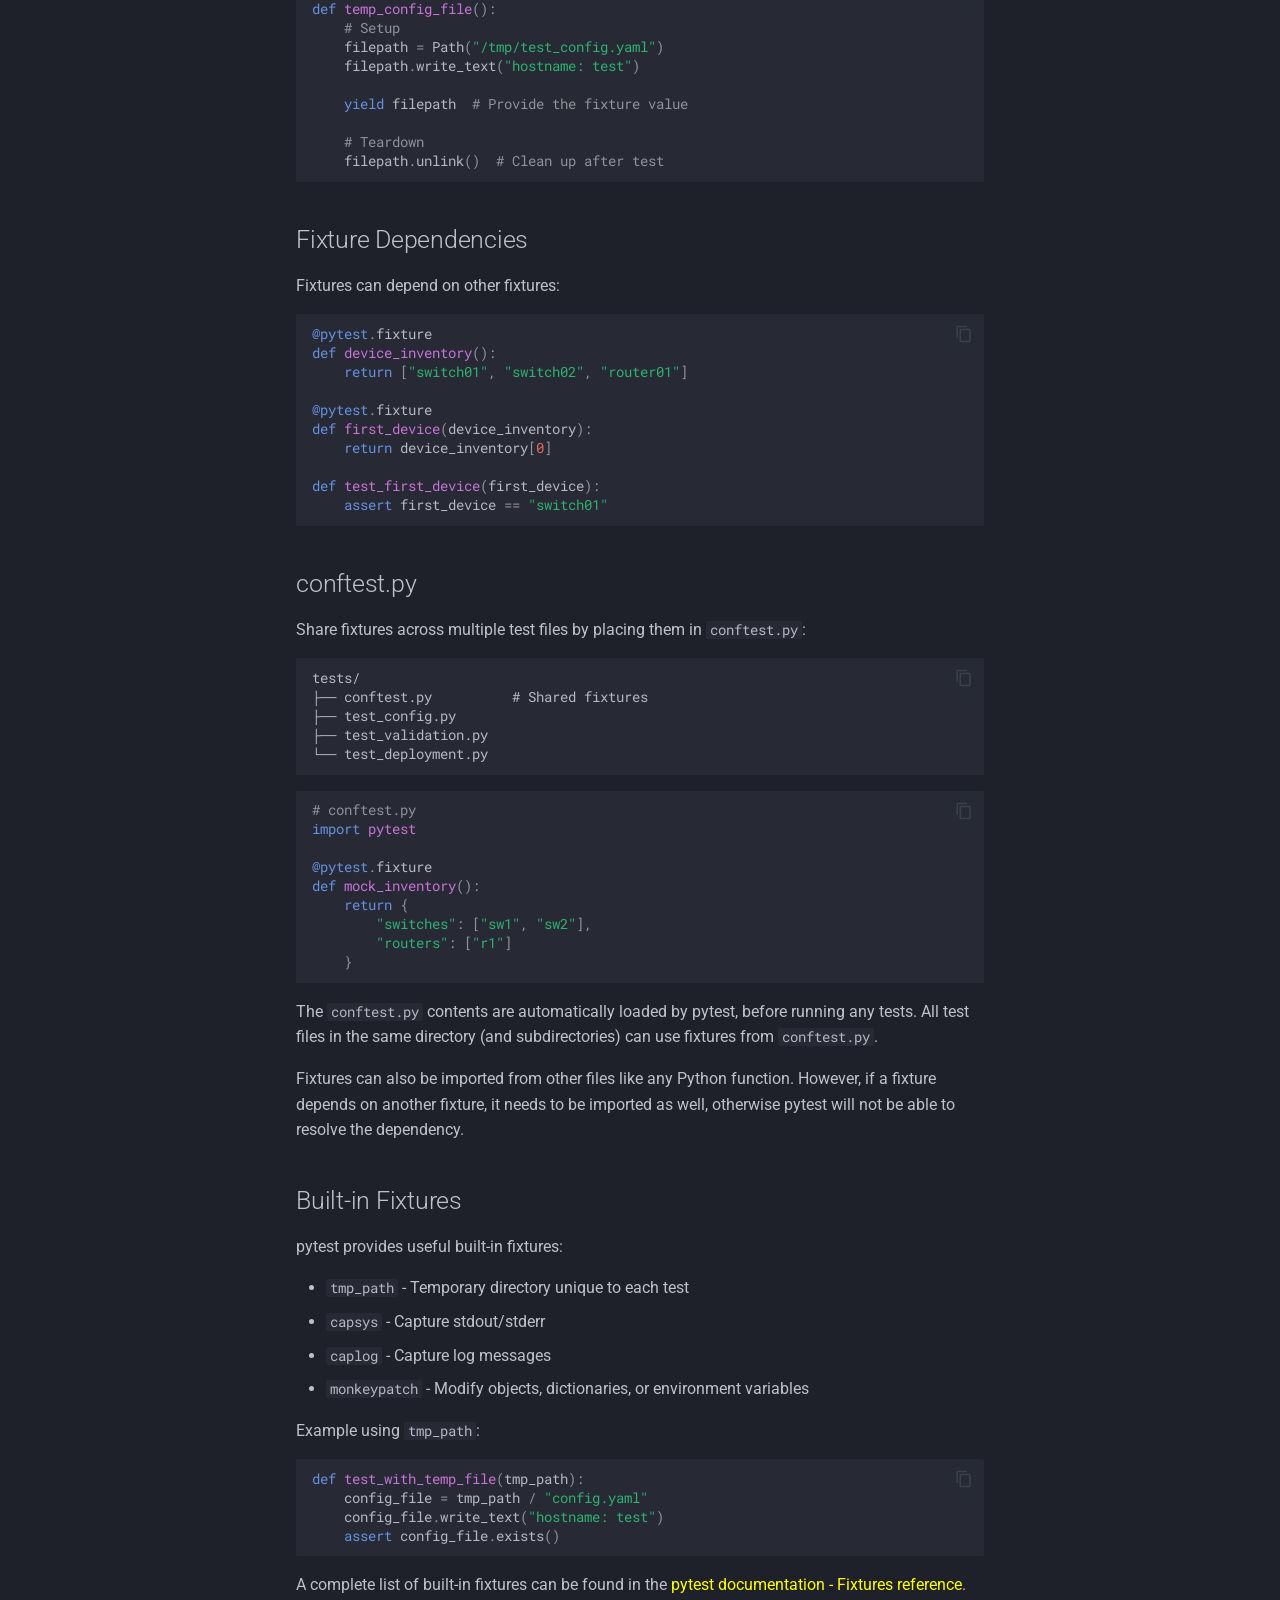
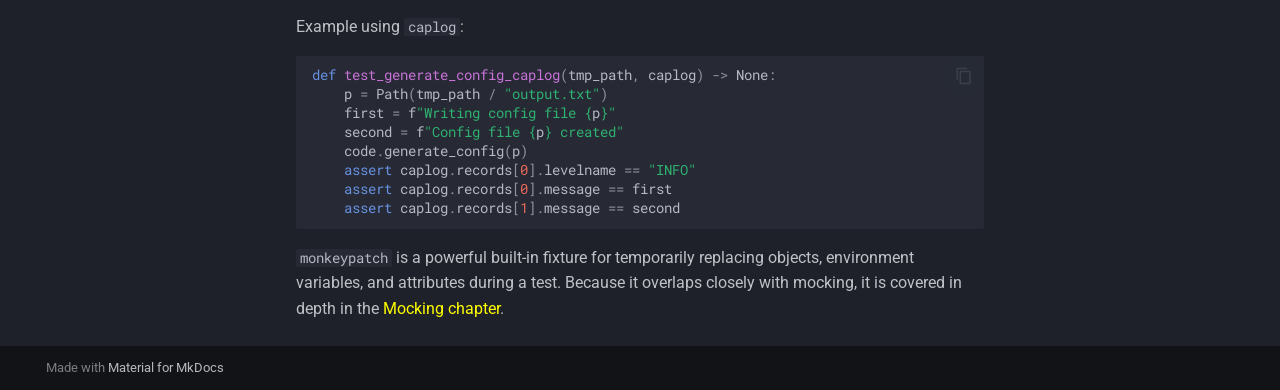
<file: fixtures/index.html>
<!doctype html>
<html lang="en" class="no-js">
  <head>
    
      <meta charset="utf-8">
      <meta name="viewport" content="width=device-width,initial-scale=1">
      
        <meta name="description" content="It Works on My Machine — (Py)Test your Automation">
      
      
      
      
        <link rel="prev" href="../lab_refactoring/">
      
      
        <link rel="next" href="../lab_fixtures/">
      
      
        
      
      
      <link rel="icon" href="../img/favicon.png">
      <meta name="generator" content="mkdocs-1.6.1, mkdocs-material-9.7.6">
    
    
      
        <title>Fixtures - NAF Workshop WS:B4 - AutoCon5</title>
      
    
    
      <link rel="stylesheet" href="../assets/stylesheets/main.484c7ddc.min.css">
      
        
        <link rel="stylesheet" href="../assets/stylesheets/palette.ab4e12ef.min.css">
      
      


    
    
      
    
    
      
        
        
        <link rel="preconnect" href="https://fonts.gstatic.com" crossorigin>
        <link rel="stylesheet" href="https://fonts.googleapis.com/css?family=Roboto:300,300i,400,400i,700,700i%7CRoboto+Mono:400,400i,700,700i&display=fallback">
        <style>:root{--md-text-font:"Roboto";--md-code-font:"Roboto Mono"}</style>
      
    
    
      <link rel="stylesheet" href="../stylesheets/extra.css">
    
    <script>__md_scope=new URL("..",location),__md_hash=e=>[...e].reduce(((e,_)=>(e<<5)-e+_.charCodeAt(0)),0),__md_get=(e,_=localStorage,t=__md_scope)=>JSON.parse(_.getItem(t.pathname+"."+e)),__md_set=(e,_,t=localStorage,a=__md_scope)=>{try{t.setItem(a.pathname+"."+e,JSON.stringify(_))}catch(e){}}</script>
    
      

    
    
  </head>
  
  
    
    
      
    
    
    
    
    <body dir="ltr" data-md-color-scheme="slate" data-md-color-primary="custom" data-md-color-accent="custom">
  
    
    <input class="md-toggle" data-md-toggle="drawer" type="checkbox" id="__drawer" autocomplete="off">
    <input class="md-toggle" data-md-toggle="search" type="checkbox" id="__search" autocomplete="off">
    <label class="md-overlay" for="__drawer"></label>
    <div data-md-component="skip">
      
        
        <a href="#pytest-fixtures" class="md-skip">
          Skip to content
        </a>
      
    </div>
    <div data-md-component="announce">
      
    </div>
    
    
      

  

<header class="md-header md-header--shadow" data-md-component="header">
  <nav class="md-header__inner md-grid" aria-label="Header">
    <a href=".." title="NAF Workshop WS:B4 - AutoCon5" class="md-header__button md-logo" aria-label="NAF Workshop WS:B4 - AutoCon5" data-md-component="logo">
      
  <img src="../img/NAF.png" alt="logo">

    </a>
    <label class="md-header__button md-icon" for="__drawer">
      
      <svg xmlns="http://www.w3.org/2000/svg" viewBox="0 0 24 24"><path d="M3 6h18v2H3zm0 5h18v2H3zm0 5h18v2H3z"/></svg>
    </label>
    <div class="md-header__title" data-md-component="header-title">
      <div class="md-header__ellipsis">
        <div class="md-header__topic">
          <span class="md-ellipsis">
            NAF Workshop WS:B4 - AutoCon5
          </span>
        </div>
        <div class="md-header__topic" data-md-component="header-topic">
          <span class="md-ellipsis">
            
              Fixtures
            
          </span>
        </div>
      </div>
    </div>
    
      
        <form class="md-header__option" data-md-component="palette">
  
    
    
    
    <input class="md-option" data-md-color-media="" data-md-color-scheme="slate" data-md-color-primary="custom" data-md-color-accent="custom"  aria-hidden="true"  type="radio" name="__palette" id="__palette_0">
    
  
</form>
      
    
    
      <script>var palette=__md_get("__palette");if(palette&&palette.color){if("(prefers-color-scheme)"===palette.color.media){var media=matchMedia("(prefers-color-scheme: light)"),input=document.querySelector(media.matches?"[data-md-color-media='(prefers-color-scheme: light)']":"[data-md-color-media='(prefers-color-scheme: dark)']");palette.color.media=input.getAttribute("data-md-color-media"),palette.color.scheme=input.getAttribute("data-md-color-scheme"),palette.color.primary=input.getAttribute("data-md-color-primary"),palette.color.accent=input.getAttribute("data-md-color-accent")}for(var[key,value]of Object.entries(palette.color))document.body.setAttribute("data-md-color-"+key,value)}</script>
    
    
    
    
      <div class="md-header__source">
        <a href="https://github.com/bartdorlandt/naf_workshop_pytest" title="Go to repository" class="md-source" data-md-component="source">
  <div class="md-source__icon md-icon">
    
    <svg xmlns="http://www.w3.org/2000/svg" viewBox="0 0 448 512"><!--! Font Awesome Free 7.1.0 by @fontawesome - https://fontawesome.com License - https://fontawesome.com/license/free (Icons: CC BY 4.0, Fonts: SIL OFL 1.1, Code: MIT License) Copyright 2025 Fonticons, Inc.--><path d="M439.6 236.1 244 40.5c-5.4-5.5-12.8-8.5-20.4-8.5s-15 3-20.4 8.4L162.5 81l51.5 51.5c27.1-9.1 52.7 16.8 43.4 43.7l49.7 49.7c34.2-11.8 61.2 31 35.5 56.7-26.5 26.5-70.2-2.9-56-37.3L240.3 199v121.9c25.3 12.5 22.3 41.8 9.1 55-6.4 6.4-15.2 10.1-24.3 10.1s-17.8-3.6-24.3-10.1c-17.6-17.6-11.1-46.9 11.2-56v-123c-20.8-8.5-24.6-30.7-18.6-45L142.6 101 8.5 235.1C3 240.6 0 247.9 0 255.5s3 15 8.5 20.4l195.6 195.7c5.4 5.4 12.7 8.4 20.4 8.4s15-3 20.4-8.4l194.7-194.7c5.4-5.4 8.4-12.8 8.4-20.4s-3-15-8.4-20.4"/></svg>
  </div>
  <div class="md-source__repository">
    bartdorlandt/naf_workshop_pytest
  </div>
</a>
      </div>
    
  </nav>
  
</header>
    
    <div class="md-container" data-md-component="container">
      
      
        
          
        
      
      <main class="md-main" data-md-component="main">
        <div class="md-main__inner md-grid">
          
            
              
              <div class="md-sidebar md-sidebar--primary" data-md-component="sidebar" data-md-type="navigation" >
                <div class="md-sidebar__scrollwrap">
                  <div class="md-sidebar__inner">
                    



<nav class="md-nav md-nav--primary" aria-label="Navigation" data-md-level="0">
  <label class="md-nav__title" for="__drawer">
    <a href=".." title="NAF Workshop WS:B4 - AutoCon5" class="md-nav__button md-logo" aria-label="NAF Workshop WS:B4 - AutoCon5" data-md-component="logo">
      
  <img src="../img/NAF.png" alt="logo">

    </a>
    NAF Workshop WS:B4 - AutoCon5
  </label>
  
    <div class="md-nav__source">
      <a href="https://github.com/bartdorlandt/naf_workshop_pytest" title="Go to repository" class="md-source" data-md-component="source">
  <div class="md-source__icon md-icon">
    
    <svg xmlns="http://www.w3.org/2000/svg" viewBox="0 0 448 512"><!--! Font Awesome Free 7.1.0 by @fontawesome - https://fontawesome.com License - https://fontawesome.com/license/free (Icons: CC BY 4.0, Fonts: SIL OFL 1.1, Code: MIT License) Copyright 2025 Fonticons, Inc.--><path d="M439.6 236.1 244 40.5c-5.4-5.5-12.8-8.5-20.4-8.5s-15 3-20.4 8.4L162.5 81l51.5 51.5c27.1-9.1 52.7 16.8 43.4 43.7l49.7 49.7c34.2-11.8 61.2 31 35.5 56.7-26.5 26.5-70.2-2.9-56-37.3L240.3 199v121.9c25.3 12.5 22.3 41.8 9.1 55-6.4 6.4-15.2 10.1-24.3 10.1s-17.8-3.6-24.3-10.1c-17.6-17.6-11.1-46.9 11.2-56v-123c-20.8-8.5-24.6-30.7-18.6-45L142.6 101 8.5 235.1C3 240.6 0 247.9 0 255.5s3 15 8.5 20.4l195.6 195.7c5.4 5.4 12.7 8.4 20.4 8.4s15-3 20.4-8.4l194.7-194.7c5.4-5.4 8.4-12.8 8.4-20.4s-3-15-8.4-20.4"/></svg>
  </div>
  <div class="md-source__repository">
    bartdorlandt/naf_workshop_pytest
  </div>
</a>
    </div>
  
  <ul class="md-nav__list" data-md-scrollfix>
    
      
      
  
  
  
  
    <li class="md-nav__item">
      <a href=".." class="md-nav__link">
        
  
  
  <span class="md-ellipsis">
    
  
    FAQ
  

    
  </span>
  
  

      </a>
    </li>
  

    
      
      
  
  
  
  
    <li class="md-nav__item">
      <a href="../agenda/" class="md-nav__link">
        
  
  
  <span class="md-ellipsis">
    
  
    Agenda
  

    
  </span>
  
  

      </a>
    </li>
  

    
      
      
  
  
  
  
    <li class="md-nav__item">
      <a href="../testable_code/" class="md-nav__link">
        
  
  
  <span class="md-ellipsis">
    
  
    Testable Code
  

    
  </span>
  
  

      </a>
    </li>
  

    
      
      
  
  
  
  
    <li class="md-nav__item">
      <a href="../lab_refactoring/" class="md-nav__link">
        
  
  
  <span class="md-ellipsis">
    
  
    LAB Refactoring
  

    
  </span>
  
  

      </a>
    </li>
  

    
      
      
  
  
    
  
  
  
    <li class="md-nav__item md-nav__item--active">
      
      <input class="md-nav__toggle md-toggle" type="checkbox" id="__toc">
      
      
        
      
      
        <label class="md-nav__link md-nav__link--active" for="__toc">
          
  
  
  <span class="md-ellipsis">
    
  
    Fixtures
  

    
  </span>
  
  

          <span class="md-nav__icon md-icon"></span>
        </label>
      
      <a href="./" class="md-nav__link md-nav__link--active">
        
  
  
  <span class="md-ellipsis">
    
  
    Fixtures
  

    
  </span>
  
  

      </a>
      
        

<nav class="md-nav md-nav--secondary" aria-label="Table of contents">
  
  
  
    
  
  
    <label class="md-nav__title" for="__toc">
      <span class="md-nav__icon md-icon"></span>
      Table of contents
    </label>
    <ul class="md-nav__list" data-md-component="toc" data-md-scrollfix>
      
        <li class="md-nav__item">
  <a href="#what-are-fixtures" class="md-nav__link">
    <span class="md-ellipsis">
      
        What are Fixtures?
      
    </span>
  </a>
  
</li>
      
        <li class="md-nav__item">
  <a href="#basic-fixture" class="md-nav__link">
    <span class="md-ellipsis">
      
        Basic Fixture
      
    </span>
  </a>
  
</li>
      
        <li class="md-nav__item">
  <a href="#fixture-scope" class="md-nav__link">
    <span class="md-ellipsis">
      
        Fixture Scope
      
    </span>
  </a>
  
</li>
      
        <li class="md-nav__item">
  <a href="#fixture-with-setup-and-teardown" class="md-nav__link">
    <span class="md-ellipsis">
      
        Fixture with Setup and Teardown
      
    </span>
  </a>
  
</li>
      
        <li class="md-nav__item">
  <a href="#fixture-dependencies" class="md-nav__link">
    <span class="md-ellipsis">
      
        Fixture Dependencies
      
    </span>
  </a>
  
</li>
      
        <li class="md-nav__item">
  <a href="#conftestpy" class="md-nav__link">
    <span class="md-ellipsis">
      
        conftest.py
      
    </span>
  </a>
  
</li>
      
        <li class="md-nav__item">
  <a href="#built-in-fixtures" class="md-nav__link">
    <span class="md-ellipsis">
      
        Built-in Fixtures
      
    </span>
  </a>
  
</li>
      
    </ul>
  
</nav>
      
    </li>
  

    
      
      
  
  
  
  
    <li class="md-nav__item">
      <a href="../lab_fixtures/" class="md-nav__link">
        
  
  
  <span class="md-ellipsis">
    
  
    LAB Fixtures
  

    
  </span>
  
  

      </a>
    </li>
  

    
      
      
  
  
  
  
    <li class="md-nav__item">
      <a href="../mocking/" class="md-nav__link">
        
  
  
  <span class="md-ellipsis">
    
  
    Mocking
  

    
  </span>
  
  

      </a>
    </li>
  

    
      
      
  
  
  
  
    <li class="md-nav__item">
      <a href="../lab_mocking/" class="md-nav__link">
        
  
  
  <span class="md-ellipsis">
    
  
    LAB Mocking
  

    
  </span>
  
  

      </a>
    </li>
  

    
      
      
  
  
  
  
    <li class="md-nav__item">
      <a href="../parametrization/" class="md-nav__link">
        
  
  
  <span class="md-ellipsis">
    
  
    Parametrization
  

    
  </span>
  
  

      </a>
    </li>
  

    
      
      
  
  
  
  
    <li class="md-nav__item">
      <a href="../lab_parametrization/" class="md-nav__link">
        
  
  
  <span class="md-ellipsis">
    
  
    LAB Parametrization
  

    
  </span>
  
  

      </a>
    </li>
  

    
      
      
  
  
  
  
    <li class="md-nav__item">
      <a href="../cicd/" class="md-nav__link">
        
  
  
  <span class="md-ellipsis">
    
  
    CI/CD Integration
  

    
  </span>
  
  

      </a>
    </li>
  

    
      
      
  
  
  
  
    <li class="md-nav__item">
      <a href="../lab_cicd/" class="md-nav__link">
        
  
  
  <span class="md-ellipsis">
    
  
    LAB CI/CD
  

    
  </span>
  
  

      </a>
    </li>
  

    
      
      
  
  
  
  
    <li class="md-nav__item">
      <a href="../lab_mockit/" class="md-nav__link">
        
  
  
  <span class="md-ellipsis">
    
  
    LAB Mock'it
  

    
  </span>
  
  

      </a>
    </li>
  

    
  </ul>
</nav>
                  </div>
                </div>
              </div>
            
            
              
              <div class="md-sidebar md-sidebar--secondary" data-md-component="sidebar" data-md-type="toc" >
                <div class="md-sidebar__scrollwrap">
                  <div class="md-sidebar__inner">
                    

<nav class="md-nav md-nav--secondary" aria-label="Table of contents">
  
  
  
    
  
  
    <label class="md-nav__title" for="__toc">
      <span class="md-nav__icon md-icon"></span>
      Table of contents
    </label>
    <ul class="md-nav__list" data-md-component="toc" data-md-scrollfix>
      
        <li class="md-nav__item">
  <a href="#what-are-fixtures" class="md-nav__link">
    <span class="md-ellipsis">
      
        What are Fixtures?
      
    </span>
  </a>
  
</li>
      
        <li class="md-nav__item">
  <a href="#basic-fixture" class="md-nav__link">
    <span class="md-ellipsis">
      
        Basic Fixture
      
    </span>
  </a>
  
</li>
      
        <li class="md-nav__item">
  <a href="#fixture-scope" class="md-nav__link">
    <span class="md-ellipsis">
      
        Fixture Scope
      
    </span>
  </a>
  
</li>
      
        <li class="md-nav__item">
  <a href="#fixture-with-setup-and-teardown" class="md-nav__link">
    <span class="md-ellipsis">
      
        Fixture with Setup and Teardown
      
    </span>
  </a>
  
</li>
      
        <li class="md-nav__item">
  <a href="#fixture-dependencies" class="md-nav__link">
    <span class="md-ellipsis">
      
        Fixture Dependencies
      
    </span>
  </a>
  
</li>
      
        <li class="md-nav__item">
  <a href="#conftestpy" class="md-nav__link">
    <span class="md-ellipsis">
      
        conftest.py
      
    </span>
  </a>
  
</li>
      
        <li class="md-nav__item">
  <a href="#built-in-fixtures" class="md-nav__link">
    <span class="md-ellipsis">
      
        Built-in Fixtures
      
    </span>
  </a>
  
</li>
      
    </ul>
  
</nav>
                  </div>
                </div>
              </div>
            
          
          
            <div class="md-content" data-md-component="content">
              
              <article class="md-content__inner md-typeset">
                
                  


  
  


<h1 id="pytest-fixtures">PyTest Fixtures</h1>
<h2 id="what-are-fixtures">What are Fixtures?</h2>
<p>Fixtures are pytest's way of providing test dependencies. They help you:</p>
<ul>
<li>Set up test preconditions</li>
<li>Share common setup across tests</li>
<li>Clean up after tests</li>
<li>Manage test scope and lifecycle</li>
</ul>
<h2 id="basic-fixture">Basic Fixture</h2>
<div class="highlight"><pre><span></span><code><span class="kn">import</span><span class="w"> </span><span class="nn">pytest</span>

<span class="nd">@pytest</span><span class="o">.</span><span class="n">fixture</span>
<span class="k">def</span><span class="w"> </span><span class="nf">sample_device_data</span><span class="p">():</span>
    <span class="k">return</span> <span class="p">{</span>
        <span class="s2">&quot;hostname&quot;</span><span class="p">:</span> <span class="s2">&quot;switch01&quot;</span><span class="p">,</span>
        <span class="s2">&quot;ip&quot;</span><span class="p">:</span> <span class="s2">&quot;192.168.1.1&quot;</span><span class="p">,</span>
        <span class="s2">&quot;vendor&quot;</span><span class="p">:</span> <span class="s2">&quot;arista&quot;</span><span class="p">,</span>
        <span class="s2">&quot;interfaces&quot;</span><span class="p">:</span> <span class="p">[</span><span class="s2">&quot;Ethernet1&quot;</span><span class="p">,</span> <span class="s2">&quot;Ethernet2&quot;</span><span class="p">,</span> <span class="s2">&quot;Ethernet3&quot;</span><span class="p">]</span>
    <span class="p">}</span>

<span class="k">def</span><span class="w"> </span><span class="nf">test_device_has_hostname</span><span class="p">(</span><span class="n">sample_device_data</span><span class="p">):</span>
    <span class="k">assert</span> <span class="n">sample_device_data</span><span class="p">[</span><span class="s2">&quot;hostname&quot;</span><span class="p">]</span> <span class="o">==</span> <span class="s2">&quot;switch01&quot;</span>

<span class="k">def</span><span class="w"> </span><span class="nf">test_device_has_interfaces</span><span class="p">(</span><span class="n">sample_device_data</span><span class="p">):</span>
    <span class="k">assert</span> <span class="nb">len</span><span class="p">(</span><span class="n">sample_device_data</span><span class="p">[</span><span class="s2">&quot;interfaces&quot;</span><span class="p">])</span> <span class="o">==</span> <span class="mi">3</span>
</code></pre></div>
<h2 id="fixture-scope">Fixture Scope</h2>
<p>Fixtures can have different scopes controlling when they're created and destroyed:</p>
<div class="highlight"><pre><span></span><code><span class="nd">@pytest</span><span class="o">.</span><span class="n">fixture</span><span class="p">(</span><span class="n">scope</span><span class="o">=</span><span class="s2">&quot;function&quot;</span><span class="p">)</span>  <span class="c1"># Default - new for each test</span>
<span class="k">def</span><span class="w"> </span><span class="nf">per_test_data</span><span class="p">():</span>
    <span class="k">return</span> <span class="p">{</span><span class="s2">&quot;counter&quot;</span><span class="p">:</span> <span class="mi">0</span><span class="p">}</span>

<span class="nd">@pytest</span><span class="o">.</span><span class="n">fixture</span><span class="p">(</span><span class="n">scope</span><span class="o">=</span><span class="s2">&quot;module&quot;</span><span class="p">)</span>  <span class="c1"># Shared across all tests in a module</span>
<span class="k">def</span><span class="w"> </span><span class="nf">shared_config</span><span class="p">():</span>
    <span class="k">return</span> <span class="n">load_config</span><span class="p">()</span>

<span class="nd">@pytest</span><span class="o">.</span><span class="n">fixture</span><span class="p">(</span><span class="n">scope</span><span class="o">=</span><span class="s2">&quot;session&quot;</span><span class="p">)</span>  <span class="c1"># Shared across entire test session</span>
<span class="k">def</span><span class="w"> </span><span class="nf">expensive_resource</span><span class="p">():</span>
    <span class="k">return</span> <span class="n">create_expensive_resource</span><span class="p">()</span>
</code></pre></div>
<table>
<thead>
<tr>
<th>Scope</th>
<th>Created</th>
<th>Destroyed</th>
</tr>
</thead>
<tbody>
<tr>
<td><code>function</code></td>
<td>Before each test</td>
<td>After each test</td>
</tr>
<tr>
<td><code>class</code></td>
<td>Before first test in class</td>
<td>After last test in class</td>
</tr>
<tr>
<td><code>module</code></td>
<td>Before first test in module</td>
<td>After last test in module</td>
</tr>
<tr>
<td><code>session</code></td>
<td>Once per test session</td>
<td>At end of session</td>
</tr>
</tbody>
</table>
<h2 id="fixture-with-setup-and-teardown">Fixture with Setup and Teardown</h2>
<p>Use <code>yield</code> to provide cleanup:</p>
<div class="highlight"><pre><span></span><code><span class="nd">@pytest</span><span class="o">.</span><span class="n">fixture</span>
<span class="k">def</span><span class="w"> </span><span class="nf">temp_config_file</span><span class="p">():</span>
    <span class="c1"># Setup</span>
    <span class="n">filepath</span> <span class="o">=</span> <span class="n">Path</span><span class="p">(</span><span class="s2">&quot;/tmp/test_config.yaml&quot;</span><span class="p">)</span>
    <span class="n">filepath</span><span class="o">.</span><span class="n">write_text</span><span class="p">(</span><span class="s2">&quot;hostname: test&quot;</span><span class="p">)</span>

    <span class="k">yield</span> <span class="n">filepath</span>  <span class="c1"># Provide the fixture value</span>

    <span class="c1"># Teardown</span>
    <span class="n">filepath</span><span class="o">.</span><span class="n">unlink</span><span class="p">()</span>  <span class="c1"># Clean up after test</span>
</code></pre></div>
<h2 id="fixture-dependencies">Fixture Dependencies</h2>
<p>Fixtures can depend on other fixtures:</p>
<div class="highlight"><pre><span></span><code><span class="nd">@pytest</span><span class="o">.</span><span class="n">fixture</span>
<span class="k">def</span><span class="w"> </span><span class="nf">device_inventory</span><span class="p">():</span>
    <span class="k">return</span> <span class="p">[</span><span class="s2">&quot;switch01&quot;</span><span class="p">,</span> <span class="s2">&quot;switch02&quot;</span><span class="p">,</span> <span class="s2">&quot;router01&quot;</span><span class="p">]</span>

<span class="nd">@pytest</span><span class="o">.</span><span class="n">fixture</span>
<span class="k">def</span><span class="w"> </span><span class="nf">first_device</span><span class="p">(</span><span class="n">device_inventory</span><span class="p">):</span>
    <span class="k">return</span> <span class="n">device_inventory</span><span class="p">[</span><span class="mi">0</span><span class="p">]</span>

<span class="k">def</span><span class="w"> </span><span class="nf">test_first_device</span><span class="p">(</span><span class="n">first_device</span><span class="p">):</span>
    <span class="k">assert</span> <span class="n">first_device</span> <span class="o">==</span> <span class="s2">&quot;switch01&quot;</span>
</code></pre></div>
<h2 id="conftestpy">conftest.py</h2>
<p>Share fixtures across multiple test files by placing them in <code>conftest.py</code>:</p>
<div class="highlight"><pre><span></span><code>tests/
├── conftest.py          # Shared fixtures
├── test_config.py
├── test_validation.py
└── test_deployment.py
</code></pre></div>
<div class="highlight"><pre><span></span><code><span class="c1"># conftest.py</span>
<span class="kn">import</span><span class="w"> </span><span class="nn">pytest</span>

<span class="nd">@pytest</span><span class="o">.</span><span class="n">fixture</span>
<span class="k">def</span><span class="w"> </span><span class="nf">mock_inventory</span><span class="p">():</span>
    <span class="k">return</span> <span class="p">{</span>
        <span class="s2">&quot;switches&quot;</span><span class="p">:</span> <span class="p">[</span><span class="s2">&quot;sw1&quot;</span><span class="p">,</span> <span class="s2">&quot;sw2&quot;</span><span class="p">],</span>
        <span class="s2">&quot;routers&quot;</span><span class="p">:</span> <span class="p">[</span><span class="s2">&quot;r1&quot;</span><span class="p">]</span>
    <span class="p">}</span>
</code></pre></div>
<p>The <code>conftest.py</code> contents are automatically loaded by pytest, before running any tests.
All test files in the same directory (and subdirectories) can use fixtures from <code>conftest.py</code>.</p>
<p>Fixtures can also be imported from other files like any Python function. However, if a fixture depends on another fixture, it needs to be imported as well, otherwise pytest will not be able to resolve the dependency.</p>
<h2 id="built-in-fixtures">Built-in Fixtures</h2>
<p>pytest provides useful built-in fixtures:</p>
<ul>
<li><code>tmp_path</code> - Temporary directory unique to each test</li>
<li><code>capsys</code> - Capture stdout/stderr</li>
<li><code>caplog</code> - Capture log messages</li>
<li><code>monkeypatch</code> - Modify objects, dictionaries, or environment variables</li>
</ul>
<p>Example using <code>tmp_path</code>:</p>
<div class="highlight"><pre><span></span><code><span class="k">def</span><span class="w"> </span><span class="nf">test_with_temp_file</span><span class="p">(</span><span class="n">tmp_path</span><span class="p">):</span>
    <span class="n">config_file</span> <span class="o">=</span> <span class="n">tmp_path</span> <span class="o">/</span> <span class="s2">&quot;config.yaml&quot;</span>
    <span class="n">config_file</span><span class="o">.</span><span class="n">write_text</span><span class="p">(</span><span class="s2">&quot;hostname: test&quot;</span><span class="p">)</span>
    <span class="k">assert</span> <span class="n">config_file</span><span class="o">.</span><span class="n">exists</span><span class="p">()</span>
</code></pre></div>
<p>A complete list of built-in fixtures can be found in the <a href="https://docs.pytest.org/en/stable/reference/fixtures.html#fixtures">pytest documentation - Fixtures reference</a>.</p>
<p>Example using <code>caplog</code>:
<div class="highlight"><pre><span></span><code><span class="k">def</span><span class="w"> </span><span class="nf">test_generate_config_caplog</span><span class="p">(</span><span class="n">tmp_path</span><span class="p">,</span> <span class="n">caplog</span><span class="p">)</span> <span class="o">-&gt;</span> <span class="kc">None</span><span class="p">:</span>
    <span class="n">p</span> <span class="o">=</span> <span class="n">Path</span><span class="p">(</span><span class="n">tmp_path</span> <span class="o">/</span> <span class="s2">&quot;output.txt&quot;</span><span class="p">)</span>
    <span class="n">first</span> <span class="o">=</span> <span class="sa">f</span><span class="s2">&quot;Writing config file </span><span class="si">{</span><span class="n">p</span><span class="si">}</span><span class="s2">&quot;</span>
    <span class="n">second</span> <span class="o">=</span> <span class="sa">f</span><span class="s2">&quot;Config file </span><span class="si">{</span><span class="n">p</span><span class="si">}</span><span class="s2"> created&quot;</span>
    <span class="n">code</span><span class="o">.</span><span class="n">generate_config</span><span class="p">(</span><span class="n">p</span><span class="p">)</span>
    <span class="k">assert</span> <span class="n">caplog</span><span class="o">.</span><span class="n">records</span><span class="p">[</span><span class="mi">0</span><span class="p">]</span><span class="o">.</span><span class="n">levelname</span> <span class="o">==</span> <span class="s2">&quot;INFO&quot;</span>
    <span class="k">assert</span> <span class="n">caplog</span><span class="o">.</span><span class="n">records</span><span class="p">[</span><span class="mi">0</span><span class="p">]</span><span class="o">.</span><span class="n">message</span> <span class="o">==</span> <span class="n">first</span>
    <span class="k">assert</span> <span class="n">caplog</span><span class="o">.</span><span class="n">records</span><span class="p">[</span><span class="mi">1</span><span class="p">]</span><span class="o">.</span><span class="n">message</span> <span class="o">==</span> <span class="n">second</span>
</code></pre></div></p>
<p><code>monkeypatch</code> is a powerful built-in fixture for temporarily replacing objects, environment variables, and attributes during a test. Because it overlaps closely with mocking, it is covered in depth in the <a href="../mocking/#monkeypatch">Mocking chapter</a>.</p>












                
              </article>
            </div>
          
          
<script>var target=document.getElementById(location.hash.slice(1));target&&target.name&&(target.checked=target.name.startsWith("__tabbed_"))</script>
        </div>
        
      </main>
      
        <footer class="md-footer">
  
  <div class="md-footer-meta md-typeset">
    <div class="md-footer-meta__inner md-grid">
      <div class="md-copyright">
  
  
    Made with
    <a href="https://squidfunk.github.io/mkdocs-material/" target="_blank" rel="noopener">
      Material for MkDocs
    </a>
  
</div>
      
    </div>
  </div>
</footer>
      
    </div>
    <div class="md-dialog" data-md-component="dialog">
      <div class="md-dialog__inner md-typeset"></div>
    </div>
    
    
    
      
      
      <script id="__config" type="application/json">{"annotate": null, "base": "..", "features": ["navigation.tracking", "content.code.copy"], "search": "../assets/javascripts/workers/search.2c215733.min.js", "tags": null, "translations": {"clipboard.copied": "Copied to clipboard", "clipboard.copy": "Copy to clipboard", "search.result.more.one": "1 more on this page", "search.result.more.other": "# more on this page", "search.result.none": "No matching documents", "search.result.one": "1 matching document", "search.result.other": "# matching documents", "search.result.placeholder": "Type to start searching", "search.result.term.missing": "Missing", "select.version": "Select version"}, "version": null}</script>
    
    
      <script src="../assets/javascripts/bundle.79ae519e.min.js"></script>
      
    
  </body>
</html>
</file>
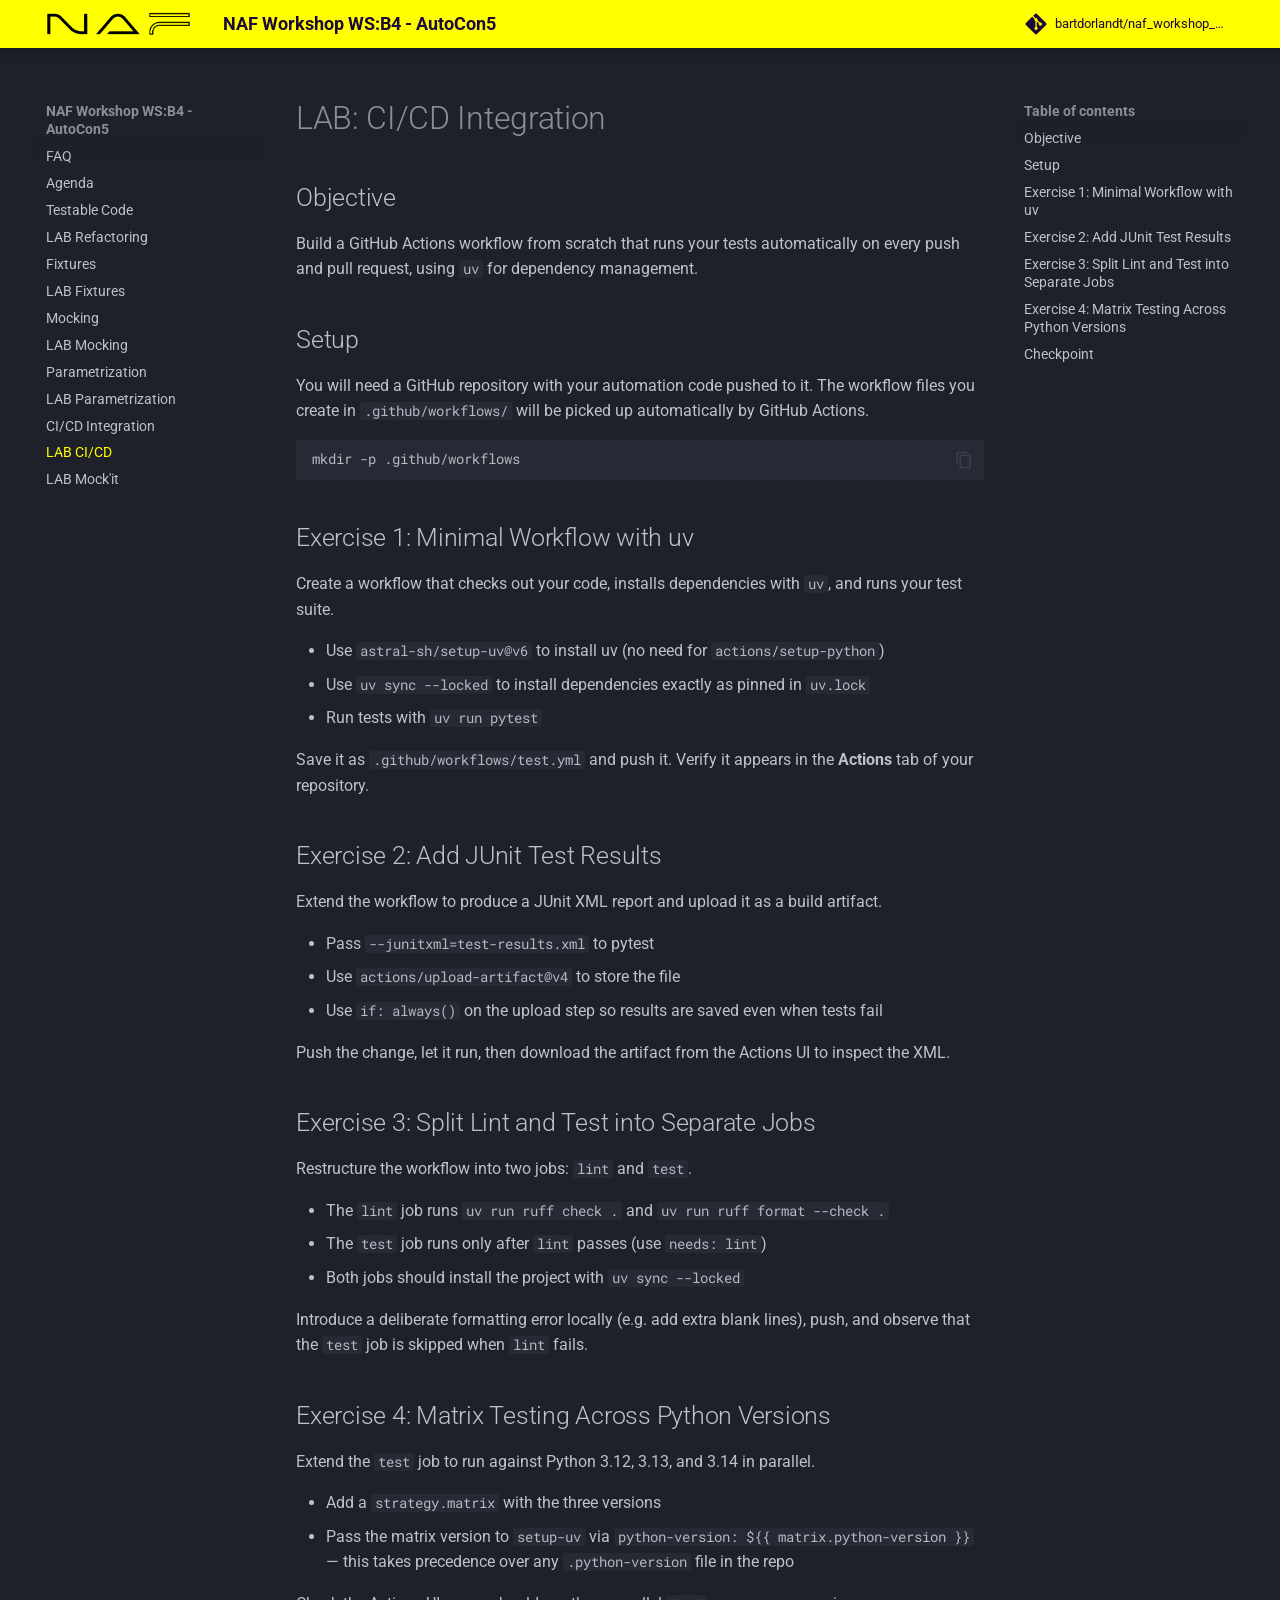
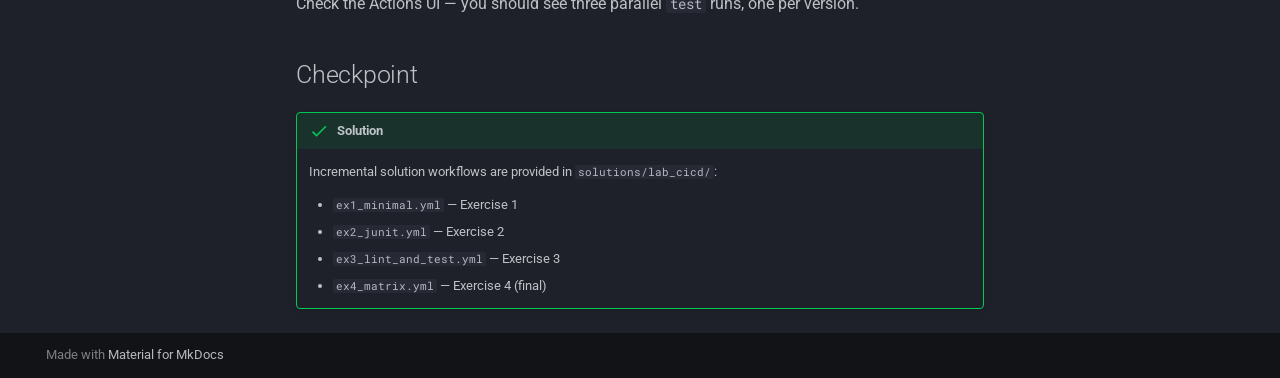
<file: lab_cicd/index.html>
<!doctype html>
<html lang="en" class="no-js">
  <head>
    
      <meta charset="utf-8">
      <meta name="viewport" content="width=device-width,initial-scale=1">
      
        <meta name="description" content="It Works on My Machine — (Py)Test your Automation">
      
      
      
      
        <link rel="prev" href="../cicd/">
      
      
        <link rel="next" href="../lab_mockit/">
      
      
        
      
      
      <link rel="icon" href="../img/favicon.png">
      <meta name="generator" content="mkdocs-1.6.1, mkdocs-material-9.7.6">
    
    
      
        <title>LAB CI/CD - NAF Workshop WS:B4 - AutoCon5</title>
      
    
    
      <link rel="stylesheet" href="../assets/stylesheets/main.484c7ddc.min.css">
      
        
        <link rel="stylesheet" href="../assets/stylesheets/palette.ab4e12ef.min.css">
      
      


    
    
      
    
    
      
        
        
        <link rel="preconnect" href="https://fonts.gstatic.com" crossorigin>
        <link rel="stylesheet" href="https://fonts.googleapis.com/css?family=Roboto:300,300i,400,400i,700,700i%7CRoboto+Mono:400,400i,700,700i&display=fallback">
        <style>:root{--md-text-font:"Roboto";--md-code-font:"Roboto Mono"}</style>
      
    
    
      <link rel="stylesheet" href="../stylesheets/extra.css">
    
    <script>__md_scope=new URL("..",location),__md_hash=e=>[...e].reduce(((e,_)=>(e<<5)-e+_.charCodeAt(0)),0),__md_get=(e,_=localStorage,t=__md_scope)=>JSON.parse(_.getItem(t.pathname+"."+e)),__md_set=(e,_,t=localStorage,a=__md_scope)=>{try{t.setItem(a.pathname+"."+e,JSON.stringify(_))}catch(e){}}</script>
    
      

    
    
  </head>
  
  
    
    
      
    
    
    
    
    <body dir="ltr" data-md-color-scheme="slate" data-md-color-primary="custom" data-md-color-accent="custom">
  
    
    <input class="md-toggle" data-md-toggle="drawer" type="checkbox" id="__drawer" autocomplete="off">
    <input class="md-toggle" data-md-toggle="search" type="checkbox" id="__search" autocomplete="off">
    <label class="md-overlay" for="__drawer"></label>
    <div data-md-component="skip">
      
        
        <a href="#lab-cicd-integration" class="md-skip">
          Skip to content
        </a>
      
    </div>
    <div data-md-component="announce">
      
    </div>
    
    
      

  

<header class="md-header md-header--shadow" data-md-component="header">
  <nav class="md-header__inner md-grid" aria-label="Header">
    <a href=".." title="NAF Workshop WS:B4 - AutoCon5" class="md-header__button md-logo" aria-label="NAF Workshop WS:B4 - AutoCon5" data-md-component="logo">
      
  <img src="../img/NAF.png" alt="logo">

    </a>
    <label class="md-header__button md-icon" for="__drawer">
      
      <svg xmlns="http://www.w3.org/2000/svg" viewBox="0 0 24 24"><path d="M3 6h18v2H3zm0 5h18v2H3zm0 5h18v2H3z"/></svg>
    </label>
    <div class="md-header__title" data-md-component="header-title">
      <div class="md-header__ellipsis">
        <div class="md-header__topic">
          <span class="md-ellipsis">
            NAF Workshop WS:B4 - AutoCon5
          </span>
        </div>
        <div class="md-header__topic" data-md-component="header-topic">
          <span class="md-ellipsis">
            
              LAB CI/CD
            
          </span>
        </div>
      </div>
    </div>
    
      
        <form class="md-header__option" data-md-component="palette">
  
    
    
    
    <input class="md-option" data-md-color-media="" data-md-color-scheme="slate" data-md-color-primary="custom" data-md-color-accent="custom"  aria-hidden="true"  type="radio" name="__palette" id="__palette_0">
    
  
</form>
      
    
    
      <script>var palette=__md_get("__palette");if(palette&&palette.color){if("(prefers-color-scheme)"===palette.color.media){var media=matchMedia("(prefers-color-scheme: light)"),input=document.querySelector(media.matches?"[data-md-color-media='(prefers-color-scheme: light)']":"[data-md-color-media='(prefers-color-scheme: dark)']");palette.color.media=input.getAttribute("data-md-color-media"),palette.color.scheme=input.getAttribute("data-md-color-scheme"),palette.color.primary=input.getAttribute("data-md-color-primary"),palette.color.accent=input.getAttribute("data-md-color-accent")}for(var[key,value]of Object.entries(palette.color))document.body.setAttribute("data-md-color-"+key,value)}</script>
    
    
    
    
      <div class="md-header__source">
        <a href="https://github.com/bartdorlandt/naf_workshop_pytest" title="Go to repository" class="md-source" data-md-component="source">
  <div class="md-source__icon md-icon">
    
    <svg xmlns="http://www.w3.org/2000/svg" viewBox="0 0 448 512"><!--! Font Awesome Free 7.1.0 by @fontawesome - https://fontawesome.com License - https://fontawesome.com/license/free (Icons: CC BY 4.0, Fonts: SIL OFL 1.1, Code: MIT License) Copyright 2025 Fonticons, Inc.--><path d="M439.6 236.1 244 40.5c-5.4-5.5-12.8-8.5-20.4-8.5s-15 3-20.4 8.4L162.5 81l51.5 51.5c27.1-9.1 52.7 16.8 43.4 43.7l49.7 49.7c34.2-11.8 61.2 31 35.5 56.7-26.5 26.5-70.2-2.9-56-37.3L240.3 199v121.9c25.3 12.5 22.3 41.8 9.1 55-6.4 6.4-15.2 10.1-24.3 10.1s-17.8-3.6-24.3-10.1c-17.6-17.6-11.1-46.9 11.2-56v-123c-20.8-8.5-24.6-30.7-18.6-45L142.6 101 8.5 235.1C3 240.6 0 247.9 0 255.5s3 15 8.5 20.4l195.6 195.7c5.4 5.4 12.7 8.4 20.4 8.4s15-3 20.4-8.4l194.7-194.7c5.4-5.4 8.4-12.8 8.4-20.4s-3-15-8.4-20.4"/></svg>
  </div>
  <div class="md-source__repository">
    bartdorlandt/naf_workshop_pytest
  </div>
</a>
      </div>
    
  </nav>
  
</header>
    
    <div class="md-container" data-md-component="container">
      
      
        
          
        
      
      <main class="md-main" data-md-component="main">
        <div class="md-main__inner md-grid">
          
            
              
              <div class="md-sidebar md-sidebar--primary" data-md-component="sidebar" data-md-type="navigation" >
                <div class="md-sidebar__scrollwrap">
                  <div class="md-sidebar__inner">
                    



<nav class="md-nav md-nav--primary" aria-label="Navigation" data-md-level="0">
  <label class="md-nav__title" for="__drawer">
    <a href=".." title="NAF Workshop WS:B4 - AutoCon5" class="md-nav__button md-logo" aria-label="NAF Workshop WS:B4 - AutoCon5" data-md-component="logo">
      
  <img src="../img/NAF.png" alt="logo">

    </a>
    NAF Workshop WS:B4 - AutoCon5
  </label>
  
    <div class="md-nav__source">
      <a href="https://github.com/bartdorlandt/naf_workshop_pytest" title="Go to repository" class="md-source" data-md-component="source">
  <div class="md-source__icon md-icon">
    
    <svg xmlns="http://www.w3.org/2000/svg" viewBox="0 0 448 512"><!--! Font Awesome Free 7.1.0 by @fontawesome - https://fontawesome.com License - https://fontawesome.com/license/free (Icons: CC BY 4.0, Fonts: SIL OFL 1.1, Code: MIT License) Copyright 2025 Fonticons, Inc.--><path d="M439.6 236.1 244 40.5c-5.4-5.5-12.8-8.5-20.4-8.5s-15 3-20.4 8.4L162.5 81l51.5 51.5c27.1-9.1 52.7 16.8 43.4 43.7l49.7 49.7c34.2-11.8 61.2 31 35.5 56.7-26.5 26.5-70.2-2.9-56-37.3L240.3 199v121.9c25.3 12.5 22.3 41.8 9.1 55-6.4 6.4-15.2 10.1-24.3 10.1s-17.8-3.6-24.3-10.1c-17.6-17.6-11.1-46.9 11.2-56v-123c-20.8-8.5-24.6-30.7-18.6-45L142.6 101 8.5 235.1C3 240.6 0 247.9 0 255.5s3 15 8.5 20.4l195.6 195.7c5.4 5.4 12.7 8.4 20.4 8.4s15-3 20.4-8.4l194.7-194.7c5.4-5.4 8.4-12.8 8.4-20.4s-3-15-8.4-20.4"/></svg>
  </div>
  <div class="md-source__repository">
    bartdorlandt/naf_workshop_pytest
  </div>
</a>
    </div>
  
  <ul class="md-nav__list" data-md-scrollfix>
    
      
      
  
  
  
  
    <li class="md-nav__item">
      <a href=".." class="md-nav__link">
        
  
  
  <span class="md-ellipsis">
    
  
    FAQ
  

    
  </span>
  
  

      </a>
    </li>
  

    
      
      
  
  
  
  
    <li class="md-nav__item">
      <a href="../agenda/" class="md-nav__link">
        
  
  
  <span class="md-ellipsis">
    
  
    Agenda
  

    
  </span>
  
  

      </a>
    </li>
  

    
      
      
  
  
  
  
    <li class="md-nav__item">
      <a href="../testable_code/" class="md-nav__link">
        
  
  
  <span class="md-ellipsis">
    
  
    Testable Code
  

    
  </span>
  
  

      </a>
    </li>
  

    
      
      
  
  
  
  
    <li class="md-nav__item">
      <a href="../lab_refactoring/" class="md-nav__link">
        
  
  
  <span class="md-ellipsis">
    
  
    LAB Refactoring
  

    
  </span>
  
  

      </a>
    </li>
  

    
      
      
  
  
  
  
    <li class="md-nav__item">
      <a href="../fixtures/" class="md-nav__link">
        
  
  
  <span class="md-ellipsis">
    
  
    Fixtures
  

    
  </span>
  
  

      </a>
    </li>
  

    
      
      
  
  
  
  
    <li class="md-nav__item">
      <a href="../lab_fixtures/" class="md-nav__link">
        
  
  
  <span class="md-ellipsis">
    
  
    LAB Fixtures
  

    
  </span>
  
  

      </a>
    </li>
  

    
      
      
  
  
  
  
    <li class="md-nav__item">
      <a href="../mocking/" class="md-nav__link">
        
  
  
  <span class="md-ellipsis">
    
  
    Mocking
  

    
  </span>
  
  

      </a>
    </li>
  

    
      
      
  
  
  
  
    <li class="md-nav__item">
      <a href="../lab_mocking/" class="md-nav__link">
        
  
  
  <span class="md-ellipsis">
    
  
    LAB Mocking
  

    
  </span>
  
  

      </a>
    </li>
  

    
      
      
  
  
  
  
    <li class="md-nav__item">
      <a href="../parametrization/" class="md-nav__link">
        
  
  
  <span class="md-ellipsis">
    
  
    Parametrization
  

    
  </span>
  
  

      </a>
    </li>
  

    
      
      
  
  
  
  
    <li class="md-nav__item">
      <a href="../lab_parametrization/" class="md-nav__link">
        
  
  
  <span class="md-ellipsis">
    
  
    LAB Parametrization
  

    
  </span>
  
  

      </a>
    </li>
  

    
      
      
  
  
  
  
    <li class="md-nav__item">
      <a href="../cicd/" class="md-nav__link">
        
  
  
  <span class="md-ellipsis">
    
  
    CI/CD Integration
  

    
  </span>
  
  

      </a>
    </li>
  

    
      
      
  
  
    
  
  
  
    <li class="md-nav__item md-nav__item--active">
      
      <input class="md-nav__toggle md-toggle" type="checkbox" id="__toc">
      
      
        
      
      
        <label class="md-nav__link md-nav__link--active" for="__toc">
          
  
  
  <span class="md-ellipsis">
    
  
    LAB CI/CD
  

    
  </span>
  
  

          <span class="md-nav__icon md-icon"></span>
        </label>
      
      <a href="./" class="md-nav__link md-nav__link--active">
        
  
  
  <span class="md-ellipsis">
    
  
    LAB CI/CD
  

    
  </span>
  
  

      </a>
      
        

<nav class="md-nav md-nav--secondary" aria-label="Table of contents">
  
  
  
    
  
  
    <label class="md-nav__title" for="__toc">
      <span class="md-nav__icon md-icon"></span>
      Table of contents
    </label>
    <ul class="md-nav__list" data-md-component="toc" data-md-scrollfix>
      
        <li class="md-nav__item">
  <a href="#objective" class="md-nav__link">
    <span class="md-ellipsis">
      
        Objective
      
    </span>
  </a>
  
</li>
      
        <li class="md-nav__item">
  <a href="#setup" class="md-nav__link">
    <span class="md-ellipsis">
      
        Setup
      
    </span>
  </a>
  
</li>
      
        <li class="md-nav__item">
  <a href="#exercise-1-minimal-workflow-with-uv" class="md-nav__link">
    <span class="md-ellipsis">
      
        Exercise 1: Minimal Workflow with uv
      
    </span>
  </a>
  
</li>
      
        <li class="md-nav__item">
  <a href="#exercise-2-add-junit-test-results" class="md-nav__link">
    <span class="md-ellipsis">
      
        Exercise 2: Add JUnit Test Results
      
    </span>
  </a>
  
</li>
      
        <li class="md-nav__item">
  <a href="#exercise-3-split-lint-and-test-into-separate-jobs" class="md-nav__link">
    <span class="md-ellipsis">
      
        Exercise 3: Split Lint and Test into Separate Jobs
      
    </span>
  </a>
  
</li>
      
        <li class="md-nav__item">
  <a href="#exercise-4-matrix-testing-across-python-versions" class="md-nav__link">
    <span class="md-ellipsis">
      
        Exercise 4: Matrix Testing Across Python Versions
      
    </span>
  </a>
  
</li>
      
        <li class="md-nav__item">
  <a href="#checkpoint" class="md-nav__link">
    <span class="md-ellipsis">
      
        Checkpoint
      
    </span>
  </a>
  
</li>
      
    </ul>
  
</nav>
      
    </li>
  

    
      
      
  
  
  
  
    <li class="md-nav__item">
      <a href="../lab_mockit/" class="md-nav__link">
        
  
  
  <span class="md-ellipsis">
    
  
    LAB Mock'it
  

    
  </span>
  
  

      </a>
    </li>
  

    
  </ul>
</nav>
                  </div>
                </div>
              </div>
            
            
              
              <div class="md-sidebar md-sidebar--secondary" data-md-component="sidebar" data-md-type="toc" >
                <div class="md-sidebar__scrollwrap">
                  <div class="md-sidebar__inner">
                    

<nav class="md-nav md-nav--secondary" aria-label="Table of contents">
  
  
  
    
  
  
    <label class="md-nav__title" for="__toc">
      <span class="md-nav__icon md-icon"></span>
      Table of contents
    </label>
    <ul class="md-nav__list" data-md-component="toc" data-md-scrollfix>
      
        <li class="md-nav__item">
  <a href="#objective" class="md-nav__link">
    <span class="md-ellipsis">
      
        Objective
      
    </span>
  </a>
  
</li>
      
        <li class="md-nav__item">
  <a href="#setup" class="md-nav__link">
    <span class="md-ellipsis">
      
        Setup
      
    </span>
  </a>
  
</li>
      
        <li class="md-nav__item">
  <a href="#exercise-1-minimal-workflow-with-uv" class="md-nav__link">
    <span class="md-ellipsis">
      
        Exercise 1: Minimal Workflow with uv
      
    </span>
  </a>
  
</li>
      
        <li class="md-nav__item">
  <a href="#exercise-2-add-junit-test-results" class="md-nav__link">
    <span class="md-ellipsis">
      
        Exercise 2: Add JUnit Test Results
      
    </span>
  </a>
  
</li>
      
        <li class="md-nav__item">
  <a href="#exercise-3-split-lint-and-test-into-separate-jobs" class="md-nav__link">
    <span class="md-ellipsis">
      
        Exercise 3: Split Lint and Test into Separate Jobs
      
    </span>
  </a>
  
</li>
      
        <li class="md-nav__item">
  <a href="#exercise-4-matrix-testing-across-python-versions" class="md-nav__link">
    <span class="md-ellipsis">
      
        Exercise 4: Matrix Testing Across Python Versions
      
    </span>
  </a>
  
</li>
      
        <li class="md-nav__item">
  <a href="#checkpoint" class="md-nav__link">
    <span class="md-ellipsis">
      
        Checkpoint
      
    </span>
  </a>
  
</li>
      
    </ul>
  
</nav>
                  </div>
                </div>
              </div>
            
          
          
            <div class="md-content" data-md-component="content">
              
              <article class="md-content__inner md-typeset">
                
                  


  
  


<h1 id="lab-cicd-integration">LAB: CI/CD Integration</h1>
<h2 id="objective">Objective</h2>
<p>Build a GitHub Actions workflow from scratch that runs your tests automatically on every push and pull request, using <code>uv</code> for dependency management.</p>
<h2 id="setup">Setup</h2>
<p>You will need a GitHub repository with your automation code pushed to it. The workflow files you create in <code>.github/workflows/</code> will be picked up automatically by GitHub Actions.</p>
<div class="highlight"><pre><span></span><code>mkdir<span class="w"> </span>-p<span class="w"> </span>.github/workflows
</code></pre></div>
<h2 id="exercise-1-minimal-workflow-with-uv">Exercise 1: Minimal Workflow with uv</h2>
<p>Create a workflow that checks out your code, installs dependencies with <code>uv</code>, and runs your test suite.</p>
<ul>
<li>Use <code>astral-sh/setup-uv@v6</code> to install uv (no need for <code>actions/setup-python</code>)</li>
<li>Use <code>uv sync --locked</code> to install dependencies exactly as pinned in <code>uv.lock</code></li>
<li>Run tests with <code>uv run pytest</code></li>
</ul>
<p>Save it as <code>.github/workflows/test.yml</code> and push it. Verify it appears in the <strong>Actions</strong> tab of your repository.</p>
<h2 id="exercise-2-add-junit-test-results">Exercise 2: Add JUnit Test Results</h2>
<p>Extend the workflow to produce a JUnit XML report and upload it as a build artifact.</p>
<ul>
<li>Pass <code>--junitxml=test-results.xml</code> to pytest</li>
<li>Use <code>actions/upload-artifact@v4</code> to store the file</li>
<li>Use <code>if: always()</code> on the upload step so results are saved even when tests fail</li>
</ul>
<p>Push the change, let it run, then download the artifact from the Actions UI to inspect the XML.</p>
<h2 id="exercise-3-split-lint-and-test-into-separate-jobs">Exercise 3: Split Lint and Test into Separate Jobs</h2>
<p>Restructure the workflow into two jobs: <code>lint</code> and <code>test</code>.</p>
<ul>
<li>The <code>lint</code> job runs <code>uv run ruff check .</code> and <code>uv run ruff format --check .</code></li>
<li>The <code>test</code> job runs only after <code>lint</code> passes (use <code>needs: lint</code>)</li>
<li>Both jobs should install the project with <code>uv sync --locked</code></li>
</ul>
<p>Introduce a deliberate formatting error locally (e.g. add extra blank lines), push, and observe that the <code>test</code> job is skipped when <code>lint</code> fails.</p>
<h2 id="exercise-4-matrix-testing-across-python-versions">Exercise 4: Matrix Testing Across Python Versions</h2>
<p>Extend the <code>test</code> job to run against Python 3.12, 3.13, and 3.14 in parallel.</p>
<ul>
<li>Add a <code>strategy.matrix</code> with the three versions</li>
<li>Pass the matrix version to <code>setup-uv</code> via <code>python-version: ${{ matrix.python-version }}</code> — this takes precedence over any <code>.python-version</code> file in the repo</li>
</ul>
<p>Check the Actions UI — you should see three parallel <code>test</code> runs, one per version.</p>
<h2 id="checkpoint">Checkpoint</h2>
<div class="admonition success">
<p class="admonition-title">Solution</p>
<p>Incremental solution workflows are provided in <code>solutions/lab_cicd/</code>:</p>
<ul>
<li><code>ex1_minimal.yml</code> — Exercise 1</li>
<li><code>ex2_junit.yml</code> — Exercise 2</li>
<li><code>ex3_lint_and_test.yml</code> — Exercise 3</li>
<li><code>ex4_matrix.yml</code> — Exercise 4 (final)</li>
</ul>
</div>












                
              </article>
            </div>
          
          
<script>var target=document.getElementById(location.hash.slice(1));target&&target.name&&(target.checked=target.name.startsWith("__tabbed_"))</script>
        </div>
        
      </main>
      
        <footer class="md-footer">
  
  <div class="md-footer-meta md-typeset">
    <div class="md-footer-meta__inner md-grid">
      <div class="md-copyright">
  
  
    Made with
    <a href="https://squidfunk.github.io/mkdocs-material/" target="_blank" rel="noopener">
      Material for MkDocs
    </a>
  
</div>
      
    </div>
  </div>
</footer>
      
    </div>
    <div class="md-dialog" data-md-component="dialog">
      <div class="md-dialog__inner md-typeset"></div>
    </div>
    
    
    
      
      
      <script id="__config" type="application/json">{"annotate": null, "base": "..", "features": ["navigation.tracking", "content.code.copy"], "search": "../assets/javascripts/workers/search.2c215733.min.js", "tags": null, "translations": {"clipboard.copied": "Copied to clipboard", "clipboard.copy": "Copy to clipboard", "search.result.more.one": "1 more on this page", "search.result.more.other": "# more on this page", "search.result.none": "No matching documents", "search.result.one": "1 matching document", "search.result.other": "# matching documents", "search.result.placeholder": "Type to start searching", "search.result.term.missing": "Missing", "select.version": "Select version"}, "version": null}</script>
    
    
      <script src="../assets/javascripts/bundle.79ae519e.min.js"></script>
      
    
  </body>
</html>
</file>
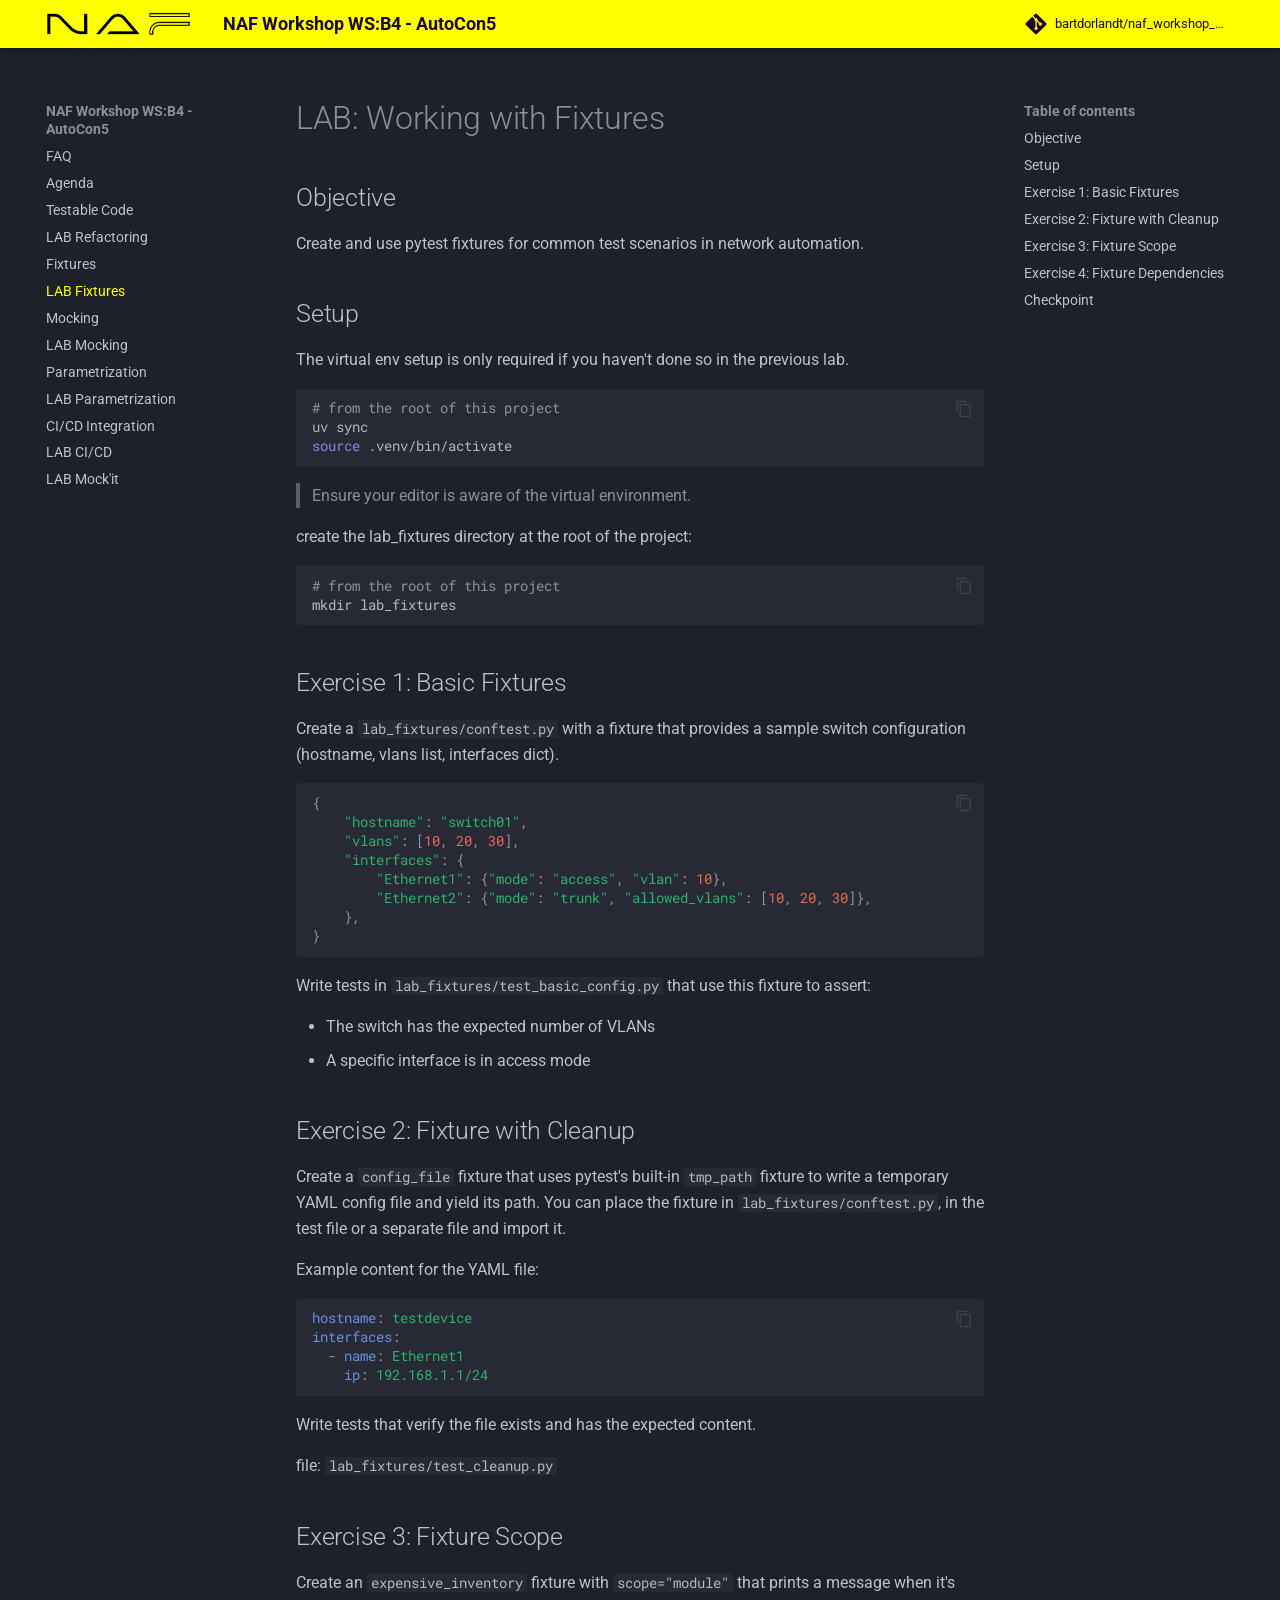
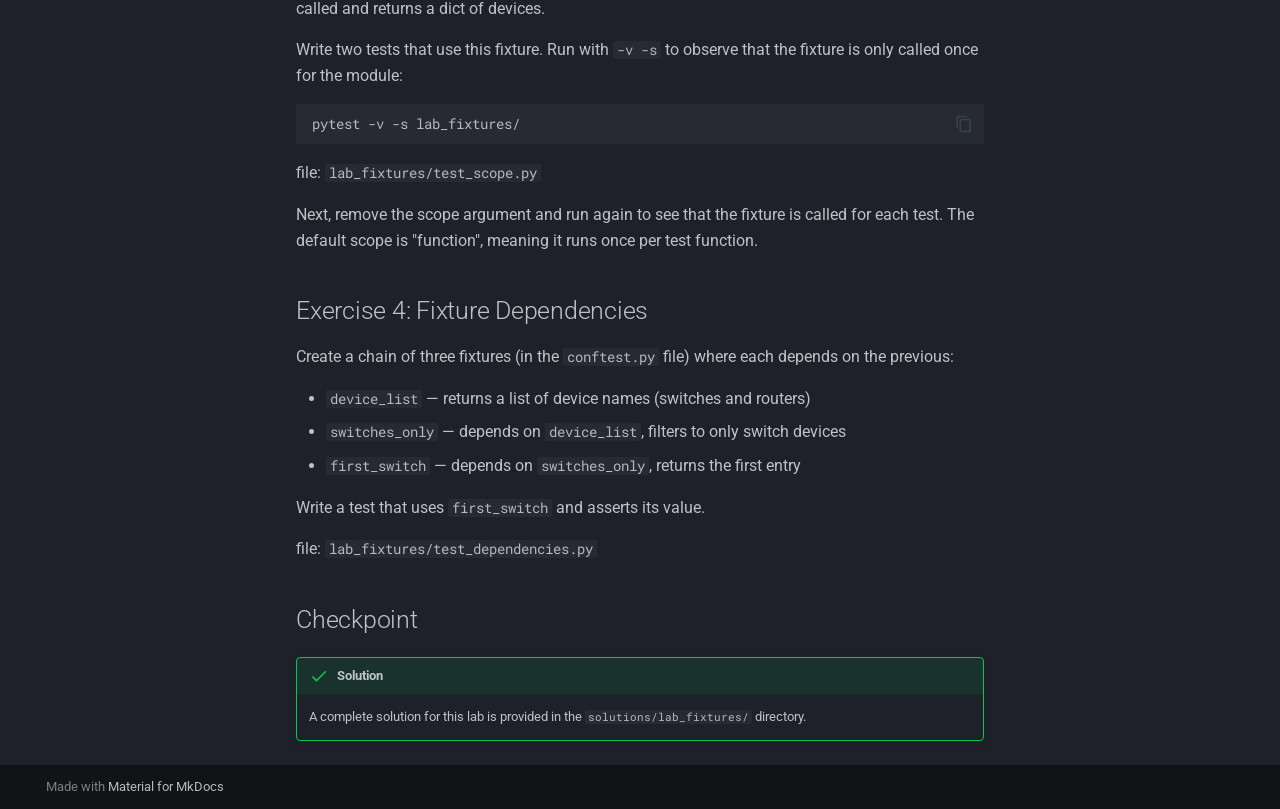
<file: lab_fixtures/index.html>
<!doctype html>
<html lang="en" class="no-js">
  <head>
    
      <meta charset="utf-8">
      <meta name="viewport" content="width=device-width,initial-scale=1">
      
        <meta name="description" content="It Works on My Machine — (Py)Test your Automation">
      
      
      
      
        <link rel="prev" href="../fixtures/">
      
      
        <link rel="next" href="../mocking/">
      
      
        
      
      
      <link rel="icon" href="../img/favicon.png">
      <meta name="generator" content="mkdocs-1.6.1, mkdocs-material-9.7.6">
    
    
      
        <title>LAB Fixtures - NAF Workshop WS:B4 - AutoCon5</title>
      
    
    
      <link rel="stylesheet" href="../assets/stylesheets/main.484c7ddc.min.css">
      
        
        <link rel="stylesheet" href="../assets/stylesheets/palette.ab4e12ef.min.css">
      
      


    
    
      
    
    
      
        
        
        <link rel="preconnect" href="https://fonts.gstatic.com" crossorigin>
        <link rel="stylesheet" href="https://fonts.googleapis.com/css?family=Roboto:300,300i,400,400i,700,700i%7CRoboto+Mono:400,400i,700,700i&display=fallback">
        <style>:root{--md-text-font:"Roboto";--md-code-font:"Roboto Mono"}</style>
      
    
    
      <link rel="stylesheet" href="../stylesheets/extra.css">
    
    <script>__md_scope=new URL("..",location),__md_hash=e=>[...e].reduce(((e,_)=>(e<<5)-e+_.charCodeAt(0)),0),__md_get=(e,_=localStorage,t=__md_scope)=>JSON.parse(_.getItem(t.pathname+"."+e)),__md_set=(e,_,t=localStorage,a=__md_scope)=>{try{t.setItem(a.pathname+"."+e,JSON.stringify(_))}catch(e){}}</script>
    
      

    
    
  </head>
  
  
    
    
      
    
    
    
    
    <body dir="ltr" data-md-color-scheme="slate" data-md-color-primary="custom" data-md-color-accent="custom">
  
    
    <input class="md-toggle" data-md-toggle="drawer" type="checkbox" id="__drawer" autocomplete="off">
    <input class="md-toggle" data-md-toggle="search" type="checkbox" id="__search" autocomplete="off">
    <label class="md-overlay" for="__drawer"></label>
    <div data-md-component="skip">
      
        
        <a href="#lab-working-with-fixtures" class="md-skip">
          Skip to content
        </a>
      
    </div>
    <div data-md-component="announce">
      
    </div>
    
    
      

  

<header class="md-header md-header--shadow" data-md-component="header">
  <nav class="md-header__inner md-grid" aria-label="Header">
    <a href=".." title="NAF Workshop WS:B4 - AutoCon5" class="md-header__button md-logo" aria-label="NAF Workshop WS:B4 - AutoCon5" data-md-component="logo">
      
  <img src="../img/NAF.png" alt="logo">

    </a>
    <label class="md-header__button md-icon" for="__drawer">
      
      <svg xmlns="http://www.w3.org/2000/svg" viewBox="0 0 24 24"><path d="M3 6h18v2H3zm0 5h18v2H3zm0 5h18v2H3z"/></svg>
    </label>
    <div class="md-header__title" data-md-component="header-title">
      <div class="md-header__ellipsis">
        <div class="md-header__topic">
          <span class="md-ellipsis">
            NAF Workshop WS:B4 - AutoCon5
          </span>
        </div>
        <div class="md-header__topic" data-md-component="header-topic">
          <span class="md-ellipsis">
            
              LAB Fixtures
            
          </span>
        </div>
      </div>
    </div>
    
      
        <form class="md-header__option" data-md-component="palette">
  
    
    
    
    <input class="md-option" data-md-color-media="" data-md-color-scheme="slate" data-md-color-primary="custom" data-md-color-accent="custom"  aria-hidden="true"  type="radio" name="__palette" id="__palette_0">
    
  
</form>
      
    
    
      <script>var palette=__md_get("__palette");if(palette&&palette.color){if("(prefers-color-scheme)"===palette.color.media){var media=matchMedia("(prefers-color-scheme: light)"),input=document.querySelector(media.matches?"[data-md-color-media='(prefers-color-scheme: light)']":"[data-md-color-media='(prefers-color-scheme: dark)']");palette.color.media=input.getAttribute("data-md-color-media"),palette.color.scheme=input.getAttribute("data-md-color-scheme"),palette.color.primary=input.getAttribute("data-md-color-primary"),palette.color.accent=input.getAttribute("data-md-color-accent")}for(var[key,value]of Object.entries(palette.color))document.body.setAttribute("data-md-color-"+key,value)}</script>
    
    
    
    
      <div class="md-header__source">
        <a href="https://github.com/bartdorlandt/naf_workshop_pytest" title="Go to repository" class="md-source" data-md-component="source">
  <div class="md-source__icon md-icon">
    
    <svg xmlns="http://www.w3.org/2000/svg" viewBox="0 0 448 512"><!--! Font Awesome Free 7.1.0 by @fontawesome - https://fontawesome.com License - https://fontawesome.com/license/free (Icons: CC BY 4.0, Fonts: SIL OFL 1.1, Code: MIT License) Copyright 2025 Fonticons, Inc.--><path d="M439.6 236.1 244 40.5c-5.4-5.5-12.8-8.5-20.4-8.5s-15 3-20.4 8.4L162.5 81l51.5 51.5c27.1-9.1 52.7 16.8 43.4 43.7l49.7 49.7c34.2-11.8 61.2 31 35.5 56.7-26.5 26.5-70.2-2.9-56-37.3L240.3 199v121.9c25.3 12.5 22.3 41.8 9.1 55-6.4 6.4-15.2 10.1-24.3 10.1s-17.8-3.6-24.3-10.1c-17.6-17.6-11.1-46.9 11.2-56v-123c-20.8-8.5-24.6-30.7-18.6-45L142.6 101 8.5 235.1C3 240.6 0 247.9 0 255.5s3 15 8.5 20.4l195.6 195.7c5.4 5.4 12.7 8.4 20.4 8.4s15-3 20.4-8.4l194.7-194.7c5.4-5.4 8.4-12.8 8.4-20.4s-3-15-8.4-20.4"/></svg>
  </div>
  <div class="md-source__repository">
    bartdorlandt/naf_workshop_pytest
  </div>
</a>
      </div>
    
  </nav>
  
</header>
    
    <div class="md-container" data-md-component="container">
      
      
        
          
        
      
      <main class="md-main" data-md-component="main">
        <div class="md-main__inner md-grid">
          
            
              
              <div class="md-sidebar md-sidebar--primary" data-md-component="sidebar" data-md-type="navigation" >
                <div class="md-sidebar__scrollwrap">
                  <div class="md-sidebar__inner">
                    



<nav class="md-nav md-nav--primary" aria-label="Navigation" data-md-level="0">
  <label class="md-nav__title" for="__drawer">
    <a href=".." title="NAF Workshop WS:B4 - AutoCon5" class="md-nav__button md-logo" aria-label="NAF Workshop WS:B4 - AutoCon5" data-md-component="logo">
      
  <img src="../img/NAF.png" alt="logo">

    </a>
    NAF Workshop WS:B4 - AutoCon5
  </label>
  
    <div class="md-nav__source">
      <a href="https://github.com/bartdorlandt/naf_workshop_pytest" title="Go to repository" class="md-source" data-md-component="source">
  <div class="md-source__icon md-icon">
    
    <svg xmlns="http://www.w3.org/2000/svg" viewBox="0 0 448 512"><!--! Font Awesome Free 7.1.0 by @fontawesome - https://fontawesome.com License - https://fontawesome.com/license/free (Icons: CC BY 4.0, Fonts: SIL OFL 1.1, Code: MIT License) Copyright 2025 Fonticons, Inc.--><path d="M439.6 236.1 244 40.5c-5.4-5.5-12.8-8.5-20.4-8.5s-15 3-20.4 8.4L162.5 81l51.5 51.5c27.1-9.1 52.7 16.8 43.4 43.7l49.7 49.7c34.2-11.8 61.2 31 35.5 56.7-26.5 26.5-70.2-2.9-56-37.3L240.3 199v121.9c25.3 12.5 22.3 41.8 9.1 55-6.4 6.4-15.2 10.1-24.3 10.1s-17.8-3.6-24.3-10.1c-17.6-17.6-11.1-46.9 11.2-56v-123c-20.8-8.5-24.6-30.7-18.6-45L142.6 101 8.5 235.1C3 240.6 0 247.9 0 255.5s3 15 8.5 20.4l195.6 195.7c5.4 5.4 12.7 8.4 20.4 8.4s15-3 20.4-8.4l194.7-194.7c5.4-5.4 8.4-12.8 8.4-20.4s-3-15-8.4-20.4"/></svg>
  </div>
  <div class="md-source__repository">
    bartdorlandt/naf_workshop_pytest
  </div>
</a>
    </div>
  
  <ul class="md-nav__list" data-md-scrollfix>
    
      
      
  
  
  
  
    <li class="md-nav__item">
      <a href=".." class="md-nav__link">
        
  
  
  <span class="md-ellipsis">
    
  
    FAQ
  

    
  </span>
  
  

      </a>
    </li>
  

    
      
      
  
  
  
  
    <li class="md-nav__item">
      <a href="../agenda/" class="md-nav__link">
        
  
  
  <span class="md-ellipsis">
    
  
    Agenda
  

    
  </span>
  
  

      </a>
    </li>
  

    
      
      
  
  
  
  
    <li class="md-nav__item">
      <a href="../testable_code/" class="md-nav__link">
        
  
  
  <span class="md-ellipsis">
    
  
    Testable Code
  

    
  </span>
  
  

      </a>
    </li>
  

    
      
      
  
  
  
  
    <li class="md-nav__item">
      <a href="../lab_refactoring/" class="md-nav__link">
        
  
  
  <span class="md-ellipsis">
    
  
    LAB Refactoring
  

    
  </span>
  
  

      </a>
    </li>
  

    
      
      
  
  
  
  
    <li class="md-nav__item">
      <a href="../fixtures/" class="md-nav__link">
        
  
  
  <span class="md-ellipsis">
    
  
    Fixtures
  

    
  </span>
  
  

      </a>
    </li>
  

    
      
      
  
  
    
  
  
  
    <li class="md-nav__item md-nav__item--active">
      
      <input class="md-nav__toggle md-toggle" type="checkbox" id="__toc">
      
      
        
      
      
        <label class="md-nav__link md-nav__link--active" for="__toc">
          
  
  
  <span class="md-ellipsis">
    
  
    LAB Fixtures
  

    
  </span>
  
  

          <span class="md-nav__icon md-icon"></span>
        </label>
      
      <a href="./" class="md-nav__link md-nav__link--active">
        
  
  
  <span class="md-ellipsis">
    
  
    LAB Fixtures
  

    
  </span>
  
  

      </a>
      
        

<nav class="md-nav md-nav--secondary" aria-label="Table of contents">
  
  
  
    
  
  
    <label class="md-nav__title" for="__toc">
      <span class="md-nav__icon md-icon"></span>
      Table of contents
    </label>
    <ul class="md-nav__list" data-md-component="toc" data-md-scrollfix>
      
        <li class="md-nav__item">
  <a href="#objective" class="md-nav__link">
    <span class="md-ellipsis">
      
        Objective
      
    </span>
  </a>
  
</li>
      
        <li class="md-nav__item">
  <a href="#setup" class="md-nav__link">
    <span class="md-ellipsis">
      
        Setup
      
    </span>
  </a>
  
</li>
      
        <li class="md-nav__item">
  <a href="#exercise-1-basic-fixtures" class="md-nav__link">
    <span class="md-ellipsis">
      
        Exercise 1: Basic Fixtures
      
    </span>
  </a>
  
</li>
      
        <li class="md-nav__item">
  <a href="#exercise-2-fixture-with-cleanup" class="md-nav__link">
    <span class="md-ellipsis">
      
        Exercise 2: Fixture with Cleanup
      
    </span>
  </a>
  
</li>
      
        <li class="md-nav__item">
  <a href="#exercise-3-fixture-scope" class="md-nav__link">
    <span class="md-ellipsis">
      
        Exercise 3: Fixture Scope
      
    </span>
  </a>
  
</li>
      
        <li class="md-nav__item">
  <a href="#exercise-4-fixture-dependencies" class="md-nav__link">
    <span class="md-ellipsis">
      
        Exercise 4: Fixture Dependencies
      
    </span>
  </a>
  
</li>
      
        <li class="md-nav__item">
  <a href="#checkpoint" class="md-nav__link">
    <span class="md-ellipsis">
      
        Checkpoint
      
    </span>
  </a>
  
</li>
      
    </ul>
  
</nav>
      
    </li>
  

    
      
      
  
  
  
  
    <li class="md-nav__item">
      <a href="../mocking/" class="md-nav__link">
        
  
  
  <span class="md-ellipsis">
    
  
    Mocking
  

    
  </span>
  
  

      </a>
    </li>
  

    
      
      
  
  
  
  
    <li class="md-nav__item">
      <a href="../lab_mocking/" class="md-nav__link">
        
  
  
  <span class="md-ellipsis">
    
  
    LAB Mocking
  

    
  </span>
  
  

      </a>
    </li>
  

    
      
      
  
  
  
  
    <li class="md-nav__item">
      <a href="../parametrization/" class="md-nav__link">
        
  
  
  <span class="md-ellipsis">
    
  
    Parametrization
  

    
  </span>
  
  

      </a>
    </li>
  

    
      
      
  
  
  
  
    <li class="md-nav__item">
      <a href="../lab_parametrization/" class="md-nav__link">
        
  
  
  <span class="md-ellipsis">
    
  
    LAB Parametrization
  

    
  </span>
  
  

      </a>
    </li>
  

    
      
      
  
  
  
  
    <li class="md-nav__item">
      <a href="../cicd/" class="md-nav__link">
        
  
  
  <span class="md-ellipsis">
    
  
    CI/CD Integration
  

    
  </span>
  
  

      </a>
    </li>
  

    
      
      
  
  
  
  
    <li class="md-nav__item">
      <a href="../lab_cicd/" class="md-nav__link">
        
  
  
  <span class="md-ellipsis">
    
  
    LAB CI/CD
  

    
  </span>
  
  

      </a>
    </li>
  

    
      
      
  
  
  
  
    <li class="md-nav__item">
      <a href="../lab_mockit/" class="md-nav__link">
        
  
  
  <span class="md-ellipsis">
    
  
    LAB Mock'it
  

    
  </span>
  
  

      </a>
    </li>
  

    
  </ul>
</nav>
                  </div>
                </div>
              </div>
            
            
              
              <div class="md-sidebar md-sidebar--secondary" data-md-component="sidebar" data-md-type="toc" >
                <div class="md-sidebar__scrollwrap">
                  <div class="md-sidebar__inner">
                    

<nav class="md-nav md-nav--secondary" aria-label="Table of contents">
  
  
  
    
  
  
    <label class="md-nav__title" for="__toc">
      <span class="md-nav__icon md-icon"></span>
      Table of contents
    </label>
    <ul class="md-nav__list" data-md-component="toc" data-md-scrollfix>
      
        <li class="md-nav__item">
  <a href="#objective" class="md-nav__link">
    <span class="md-ellipsis">
      
        Objective
      
    </span>
  </a>
  
</li>
      
        <li class="md-nav__item">
  <a href="#setup" class="md-nav__link">
    <span class="md-ellipsis">
      
        Setup
      
    </span>
  </a>
  
</li>
      
        <li class="md-nav__item">
  <a href="#exercise-1-basic-fixtures" class="md-nav__link">
    <span class="md-ellipsis">
      
        Exercise 1: Basic Fixtures
      
    </span>
  </a>
  
</li>
      
        <li class="md-nav__item">
  <a href="#exercise-2-fixture-with-cleanup" class="md-nav__link">
    <span class="md-ellipsis">
      
        Exercise 2: Fixture with Cleanup
      
    </span>
  </a>
  
</li>
      
        <li class="md-nav__item">
  <a href="#exercise-3-fixture-scope" class="md-nav__link">
    <span class="md-ellipsis">
      
        Exercise 3: Fixture Scope
      
    </span>
  </a>
  
</li>
      
        <li class="md-nav__item">
  <a href="#exercise-4-fixture-dependencies" class="md-nav__link">
    <span class="md-ellipsis">
      
        Exercise 4: Fixture Dependencies
      
    </span>
  </a>
  
</li>
      
        <li class="md-nav__item">
  <a href="#checkpoint" class="md-nav__link">
    <span class="md-ellipsis">
      
        Checkpoint
      
    </span>
  </a>
  
</li>
      
    </ul>
  
</nav>
                  </div>
                </div>
              </div>
            
          
          
            <div class="md-content" data-md-component="content">
              
              <article class="md-content__inner md-typeset">
                
                  


  
  


<h1 id="lab-working-with-fixtures">LAB: Working with Fixtures</h1>
<h2 id="objective">Objective</h2>
<p>Create and use pytest fixtures for common test scenarios in network automation.</p>
<h2 id="setup">Setup</h2>
<p>The virtual env setup is only required if you haven't done so in the previous lab.</p>
<div class="highlight"><pre><span></span><code><span class="c1"># from the root of this project</span>
uv<span class="w"> </span>sync
<span class="nb">source</span><span class="w"> </span>.venv/bin/activate
</code></pre></div>
<blockquote>
<p>Ensure your editor is aware of the virtual environment.</p>
</blockquote>
<p>create the lab_fixtures directory at the root of the project:</p>
<div class="highlight"><pre><span></span><code><span class="c1"># from the root of this project</span>
mkdir<span class="w"> </span>lab_fixtures
</code></pre></div>
<h2 id="exercise-1-basic-fixtures">Exercise 1: Basic Fixtures</h2>
<p>Create a <code>lab_fixtures/conftest.py</code> with a fixture that provides a sample switch configuration (hostname, vlans list, interfaces dict).</p>
<div class="highlight"><pre><span></span><code><span class="p">{</span>
    <span class="s2">&quot;hostname&quot;</span><span class="p">:</span> <span class="s2">&quot;switch01&quot;</span><span class="p">,</span>
    <span class="s2">&quot;vlans&quot;</span><span class="p">:</span> <span class="p">[</span><span class="mi">10</span><span class="p">,</span> <span class="mi">20</span><span class="p">,</span> <span class="mi">30</span><span class="p">],</span>
    <span class="s2">&quot;interfaces&quot;</span><span class="p">:</span> <span class="p">{</span>
        <span class="s2">&quot;Ethernet1&quot;</span><span class="p">:</span> <span class="p">{</span><span class="s2">&quot;mode&quot;</span><span class="p">:</span> <span class="s2">&quot;access&quot;</span><span class="p">,</span> <span class="s2">&quot;vlan&quot;</span><span class="p">:</span> <span class="mi">10</span><span class="p">},</span>
        <span class="s2">&quot;Ethernet2&quot;</span><span class="p">:</span> <span class="p">{</span><span class="s2">&quot;mode&quot;</span><span class="p">:</span> <span class="s2">&quot;trunk&quot;</span><span class="p">,</span> <span class="s2">&quot;allowed_vlans&quot;</span><span class="p">:</span> <span class="p">[</span><span class="mi">10</span><span class="p">,</span> <span class="mi">20</span><span class="p">,</span> <span class="mi">30</span><span class="p">]},</span>
    <span class="p">},</span>
<span class="p">}</span>
</code></pre></div>
<p>Write tests in <code>lab_fixtures/test_basic_config.py</code> that use this fixture to assert:</p>
<ul>
<li>The switch has the expected number of VLANs</li>
<li>A specific interface is in access mode</li>
</ul>
<h2 id="exercise-2-fixture-with-cleanup">Exercise 2: Fixture with Cleanup</h2>
<p>Create a <code>config_file</code> fixture that uses pytest's built-in <code>tmp_path</code> fixture to write a temporary YAML config file and yield its path. You can place the fixture in <code>lab_fixtures/conftest.py</code>, in the test file or a separate file and import it.</p>
<p>Example content for the YAML file:
<div class="highlight"><pre><span></span><code><span class="nt">hostname</span><span class="p">:</span><span class="w"> </span><span class="l l-Scalar l-Scalar-Plain">testdevice</span>
<span class="nt">interfaces</span><span class="p">:</span>
<span class="w">  </span><span class="p p-Indicator">-</span><span class="w"> </span><span class="nt">name</span><span class="p">:</span><span class="w"> </span><span class="l l-Scalar l-Scalar-Plain">Ethernet1</span>
<span class="w">    </span><span class="nt">ip</span><span class="p">:</span><span class="w"> </span><span class="l l-Scalar l-Scalar-Plain">192.168.1.1/24</span>
</code></pre></div></p>
<p>Write tests that verify the file exists and has the expected content.</p>
<p>file: <code>lab_fixtures/test_cleanup.py</code></p>
<h2 id="exercise-3-fixture-scope">Exercise 3: Fixture Scope</h2>
<p>Create an <code>expensive_inventory</code> fixture with <code>scope="module"</code> that prints a message when it's called and returns a dict of devices.</p>
<p>Write two tests that use this fixture. Run with <code>-v -s</code> to observe that the fixture is only called once for the module:</p>
<div class="highlight"><pre><span></span><code>pytest<span class="w"> </span>-v<span class="w"> </span>-s<span class="w"> </span>lab_fixtures/
</code></pre></div>
<p>file: <code>lab_fixtures/test_scope.py</code></p>
<p>Next, remove the scope argument and run again to see that the fixture is called for each test. The default scope is "function", meaning it runs once per test function.</p>
<h2 id="exercise-4-fixture-dependencies">Exercise 4: Fixture Dependencies</h2>
<p>Create a chain of three fixtures (in the <code>conftest.py</code> file) where each depends on the previous:</p>
<ul>
<li><code>device_list</code> — returns a list of device names (switches and routers)</li>
<li><code>switches_only</code> — depends on <code>device_list</code>, filters to only switch devices</li>
<li><code>first_switch</code> — depends on <code>switches_only</code>, returns the first entry</li>
</ul>
<p>Write a test that uses <code>first_switch</code> and asserts its value.</p>
<p>file: <code>lab_fixtures/test_dependencies.py</code></p>
<h2 id="checkpoint">Checkpoint</h2>
<div class="admonition success">
<p class="admonition-title">Solution</p>
<p>A complete solution for this lab is provided in the <code>solutions/lab_fixtures/</code> directory.</p>
</div>












                
              </article>
            </div>
          
          
<script>var target=document.getElementById(location.hash.slice(1));target&&target.name&&(target.checked=target.name.startsWith("__tabbed_"))</script>
        </div>
        
      </main>
      
        <footer class="md-footer">
  
  <div class="md-footer-meta md-typeset">
    <div class="md-footer-meta__inner md-grid">
      <div class="md-copyright">
  
  
    Made with
    <a href="https://squidfunk.github.io/mkdocs-material/" target="_blank" rel="noopener">
      Material for MkDocs
    </a>
  
</div>
      
    </div>
  </div>
</footer>
      
    </div>
    <div class="md-dialog" data-md-component="dialog">
      <div class="md-dialog__inner md-typeset"></div>
    </div>
    
    
    
      
      
      <script id="__config" type="application/json">{"annotate": null, "base": "..", "features": ["navigation.tracking", "content.code.copy"], "search": "../assets/javascripts/workers/search.2c215733.min.js", "tags": null, "translations": {"clipboard.copied": "Copied to clipboard", "clipboard.copy": "Copy to clipboard", "search.result.more.one": "1 more on this page", "search.result.more.other": "# more on this page", "search.result.none": "No matching documents", "search.result.one": "1 matching document", "search.result.other": "# matching documents", "search.result.placeholder": "Type to start searching", "search.result.term.missing": "Missing", "select.version": "Select version"}, "version": null}</script>
    
    
      <script src="../assets/javascripts/bundle.79ae519e.min.js"></script>
      
    
  </body>
</html>
</file>
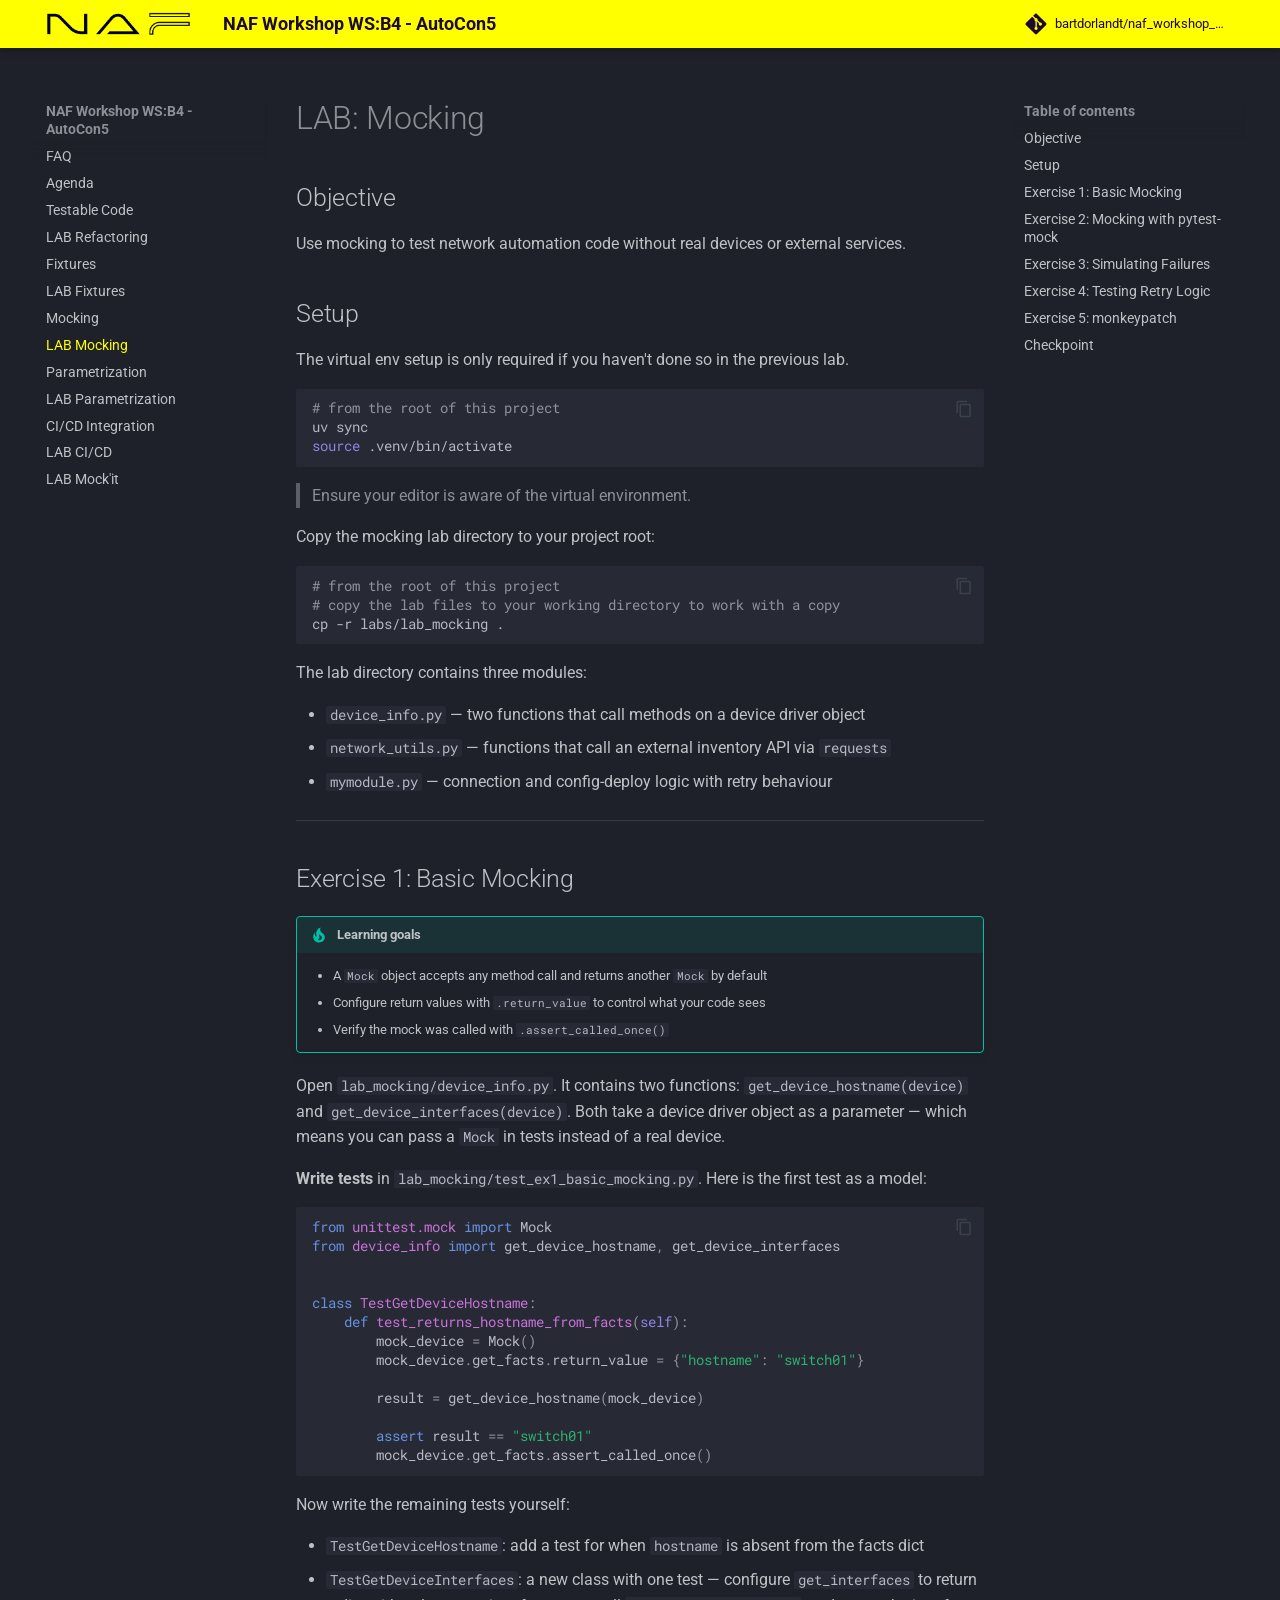
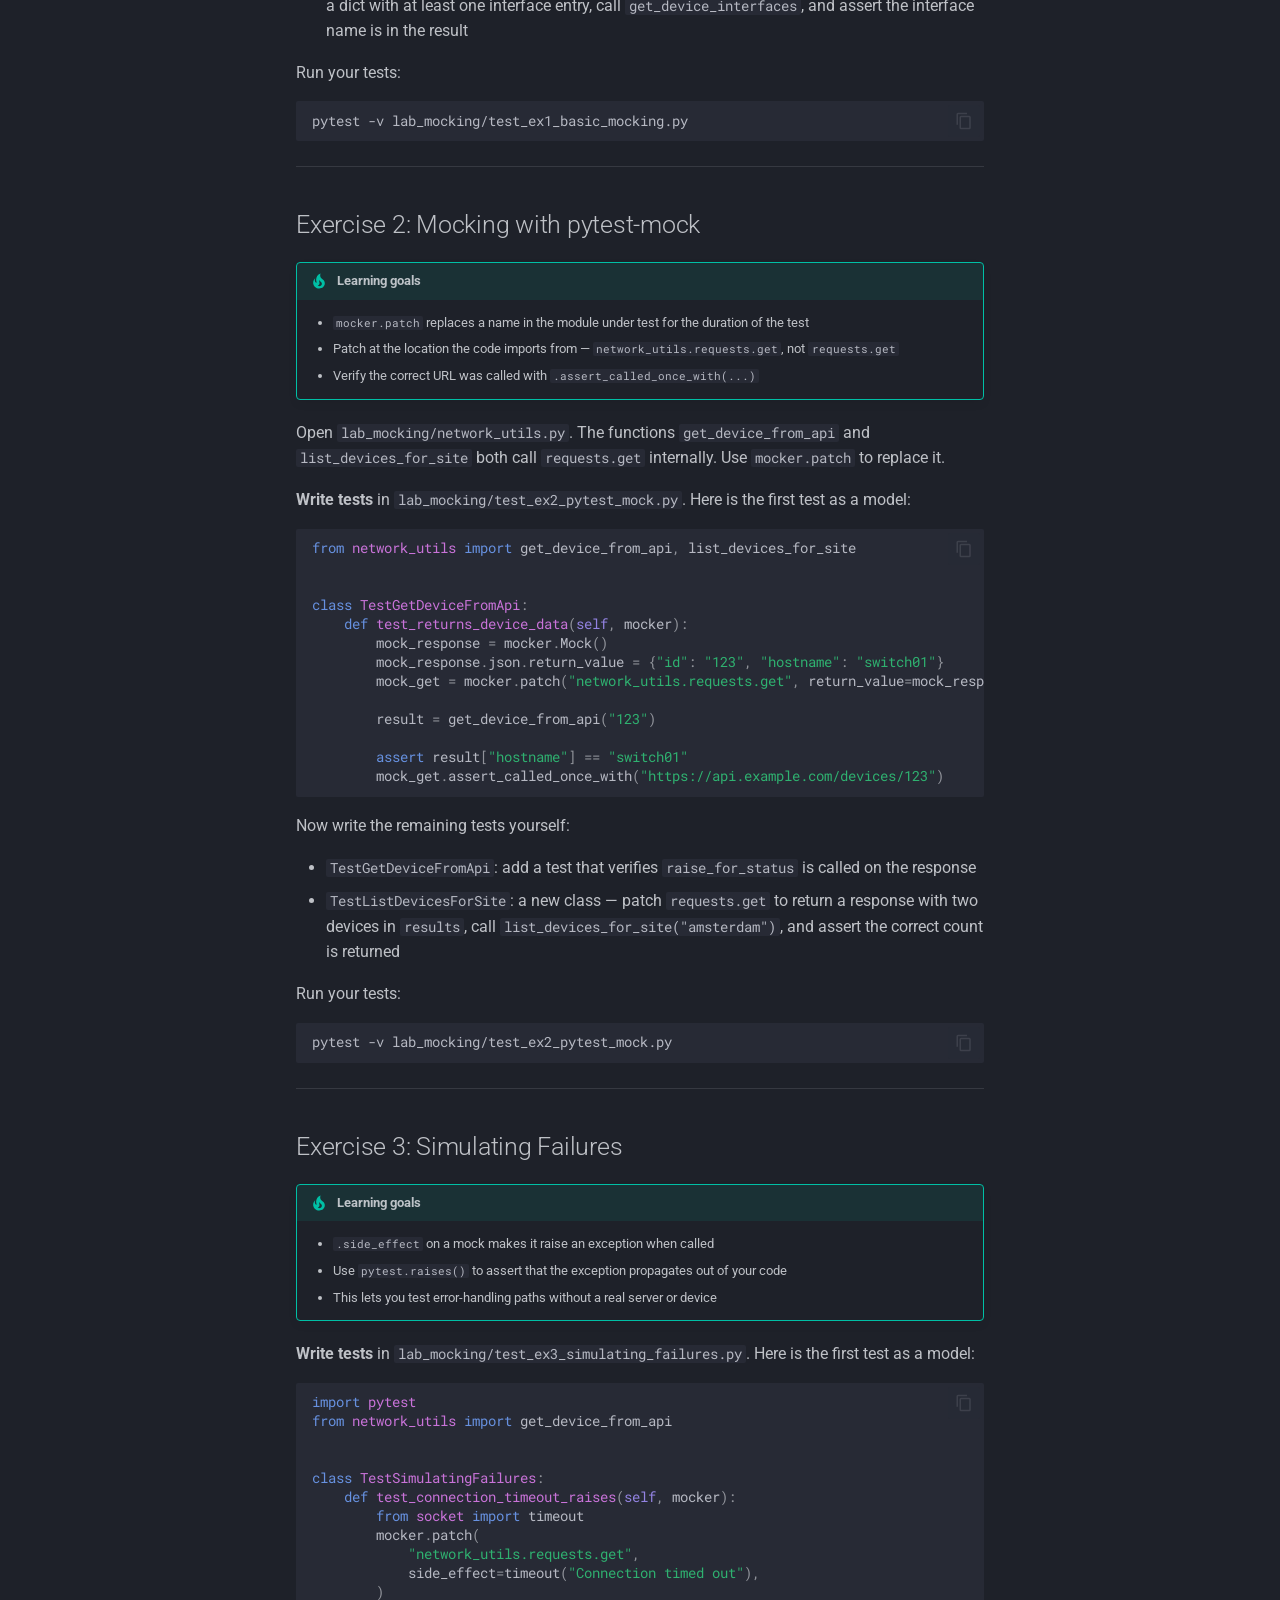
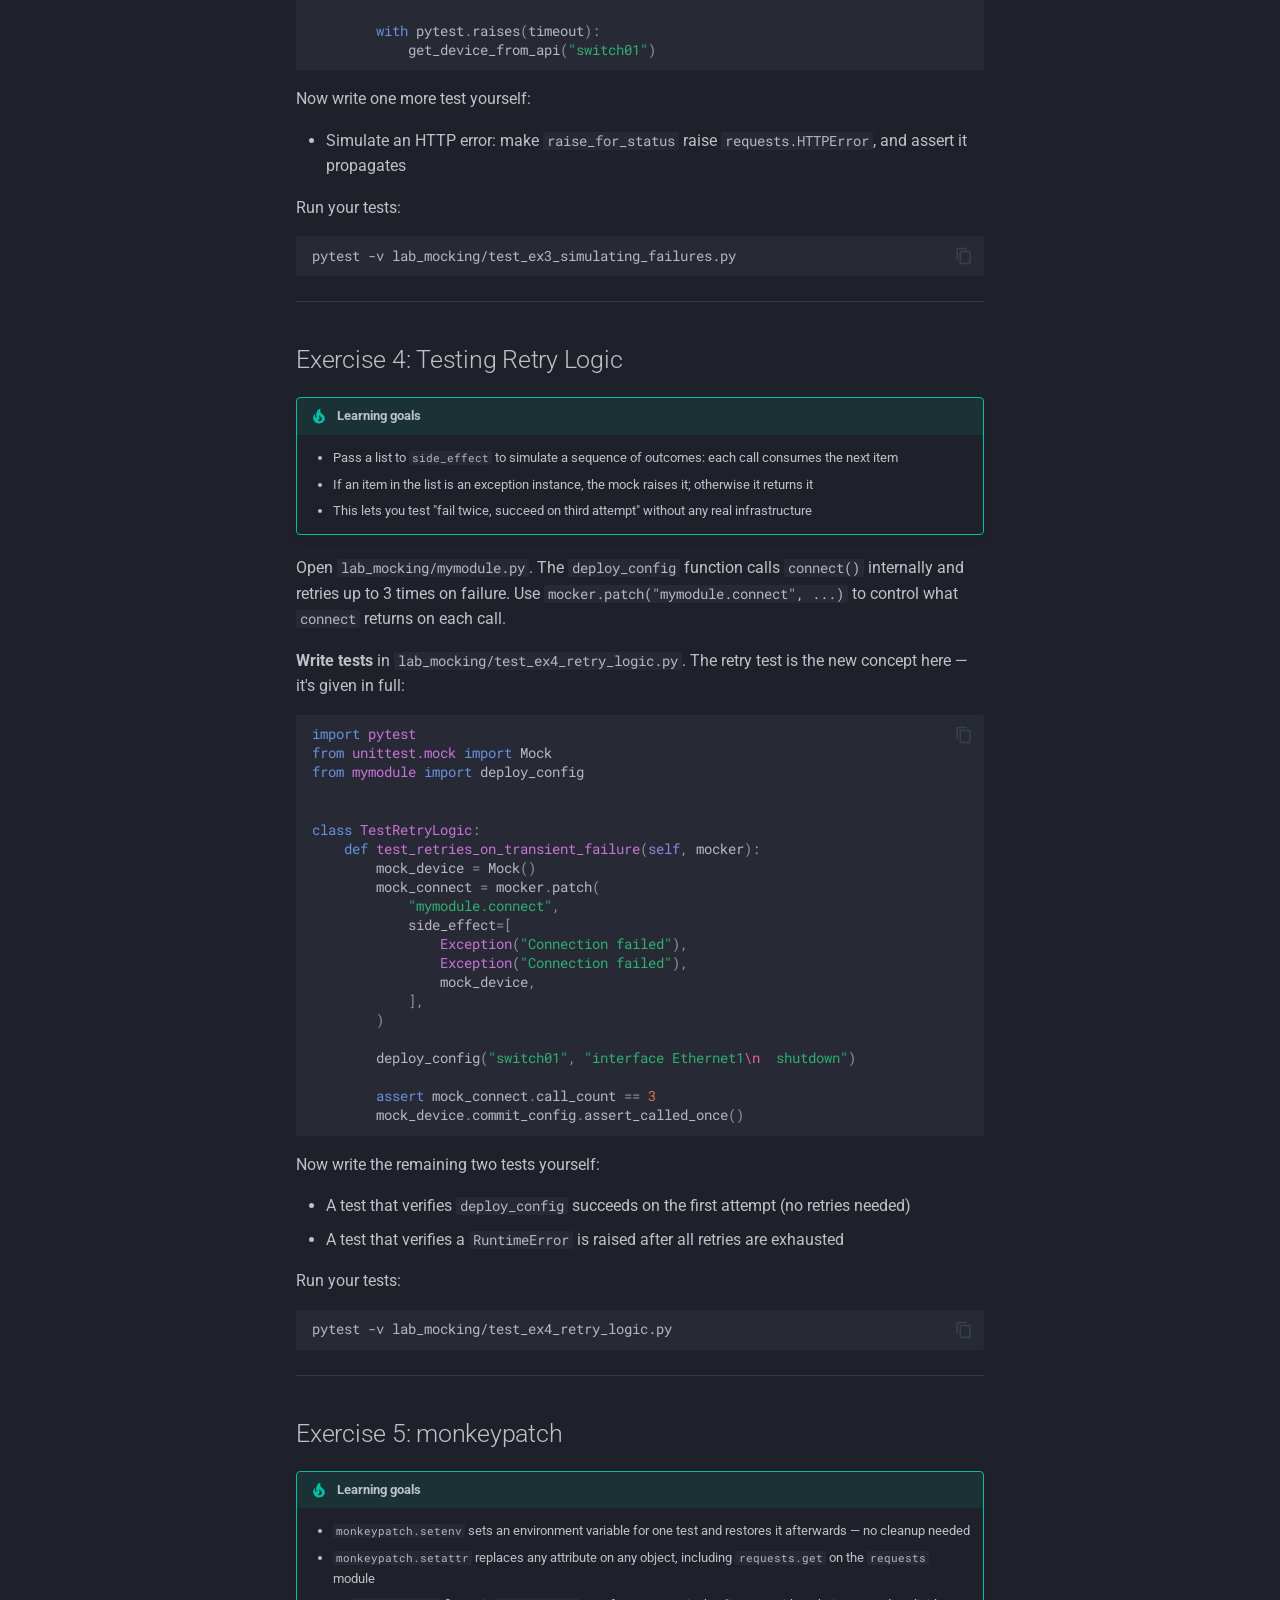
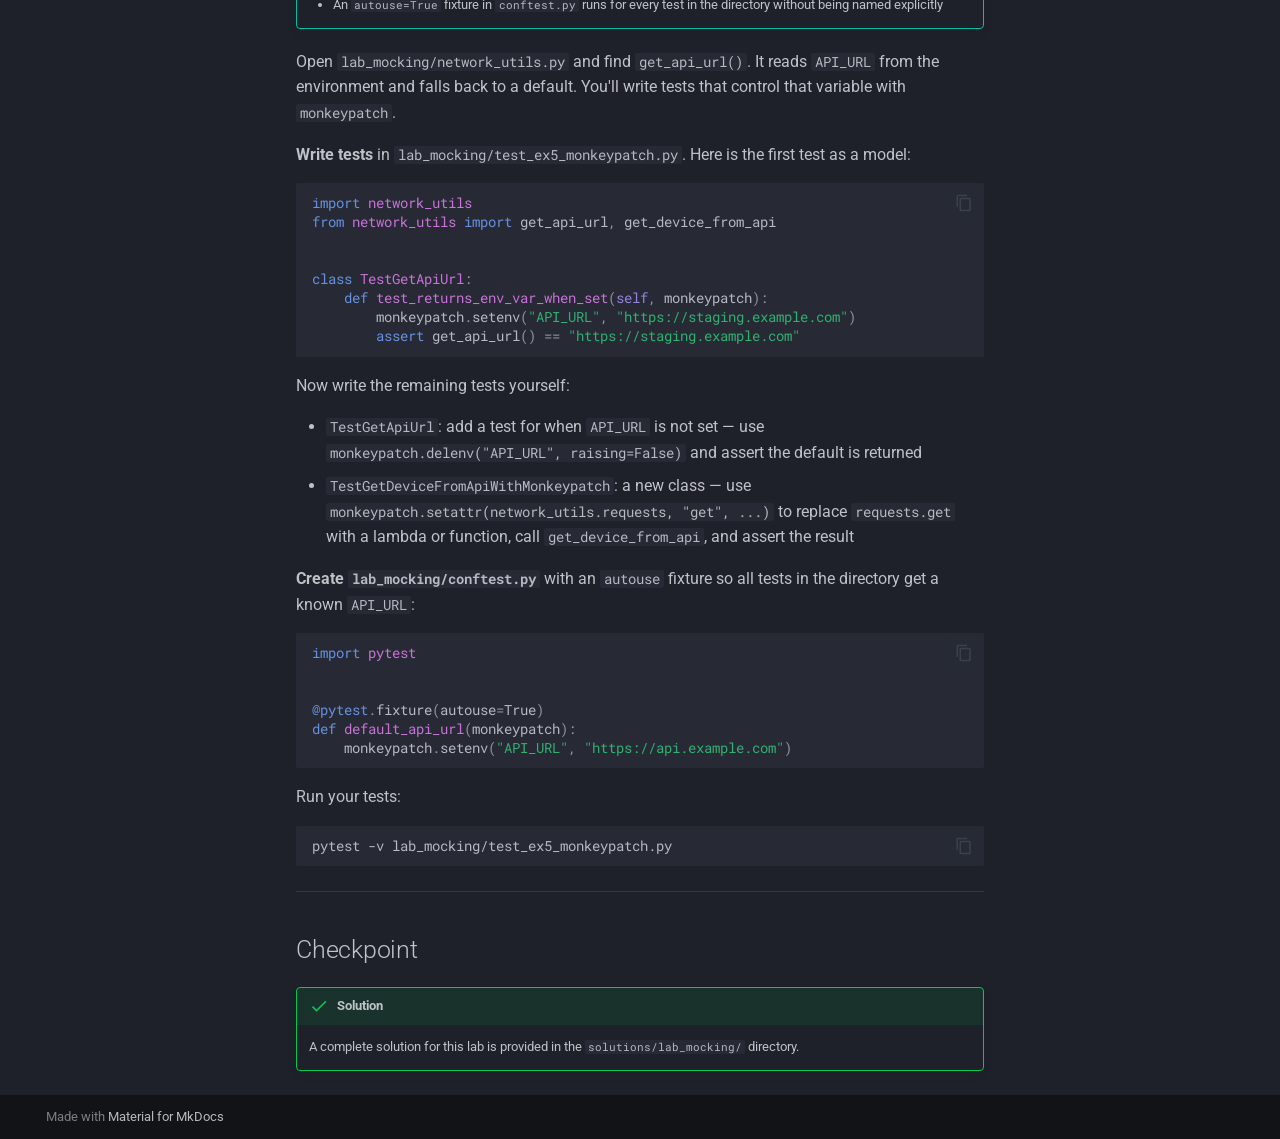
<file: lab_mocking/index.html>
<!doctype html>
<html lang="en" class="no-js">
  <head>
    
      <meta charset="utf-8">
      <meta name="viewport" content="width=device-width,initial-scale=1">
      
        <meta name="description" content="It Works on My Machine — (Py)Test your Automation">
      
      
      
      
        <link rel="prev" href="../mocking/">
      
      
        <link rel="next" href="../parametrization/">
      
      
        
      
      
      <link rel="icon" href="../img/favicon.png">
      <meta name="generator" content="mkdocs-1.6.1, mkdocs-material-9.7.6">
    
    
      
        <title>LAB Mocking - NAF Workshop WS:B4 - AutoCon5</title>
      
    
    
      <link rel="stylesheet" href="../assets/stylesheets/main.484c7ddc.min.css">
      
        
        <link rel="stylesheet" href="../assets/stylesheets/palette.ab4e12ef.min.css">
      
      


    
    
      
    
    
      
        
        
        <link rel="preconnect" href="https://fonts.gstatic.com" crossorigin>
        <link rel="stylesheet" href="https://fonts.googleapis.com/css?family=Roboto:300,300i,400,400i,700,700i%7CRoboto+Mono:400,400i,700,700i&display=fallback">
        <style>:root{--md-text-font:"Roboto";--md-code-font:"Roboto Mono"}</style>
      
    
    
      <link rel="stylesheet" href="../stylesheets/extra.css">
    
    <script>__md_scope=new URL("..",location),__md_hash=e=>[...e].reduce(((e,_)=>(e<<5)-e+_.charCodeAt(0)),0),__md_get=(e,_=localStorage,t=__md_scope)=>JSON.parse(_.getItem(t.pathname+"."+e)),__md_set=(e,_,t=localStorage,a=__md_scope)=>{try{t.setItem(a.pathname+"."+e,JSON.stringify(_))}catch(e){}}</script>
    
      

    
    
  </head>
  
  
    
    
      
    
    
    
    
    <body dir="ltr" data-md-color-scheme="slate" data-md-color-primary="custom" data-md-color-accent="custom">
  
    
    <input class="md-toggle" data-md-toggle="drawer" type="checkbox" id="__drawer" autocomplete="off">
    <input class="md-toggle" data-md-toggle="search" type="checkbox" id="__search" autocomplete="off">
    <label class="md-overlay" for="__drawer"></label>
    <div data-md-component="skip">
      
        
        <a href="#lab-mocking" class="md-skip">
          Skip to content
        </a>
      
    </div>
    <div data-md-component="announce">
      
    </div>
    
    
      

  

<header class="md-header md-header--shadow" data-md-component="header">
  <nav class="md-header__inner md-grid" aria-label="Header">
    <a href=".." title="NAF Workshop WS:B4 - AutoCon5" class="md-header__button md-logo" aria-label="NAF Workshop WS:B4 - AutoCon5" data-md-component="logo">
      
  <img src="../img/NAF.png" alt="logo">

    </a>
    <label class="md-header__button md-icon" for="__drawer">
      
      <svg xmlns="http://www.w3.org/2000/svg" viewBox="0 0 24 24"><path d="M3 6h18v2H3zm0 5h18v2H3zm0 5h18v2H3z"/></svg>
    </label>
    <div class="md-header__title" data-md-component="header-title">
      <div class="md-header__ellipsis">
        <div class="md-header__topic">
          <span class="md-ellipsis">
            NAF Workshop WS:B4 - AutoCon5
          </span>
        </div>
        <div class="md-header__topic" data-md-component="header-topic">
          <span class="md-ellipsis">
            
              LAB Mocking
            
          </span>
        </div>
      </div>
    </div>
    
      
        <form class="md-header__option" data-md-component="palette">
  
    
    
    
    <input class="md-option" data-md-color-media="" data-md-color-scheme="slate" data-md-color-primary="custom" data-md-color-accent="custom"  aria-hidden="true"  type="radio" name="__palette" id="__palette_0">
    
  
</form>
      
    
    
      <script>var palette=__md_get("__palette");if(palette&&palette.color){if("(prefers-color-scheme)"===palette.color.media){var media=matchMedia("(prefers-color-scheme: light)"),input=document.querySelector(media.matches?"[data-md-color-media='(prefers-color-scheme: light)']":"[data-md-color-media='(prefers-color-scheme: dark)']");palette.color.media=input.getAttribute("data-md-color-media"),palette.color.scheme=input.getAttribute("data-md-color-scheme"),palette.color.primary=input.getAttribute("data-md-color-primary"),palette.color.accent=input.getAttribute("data-md-color-accent")}for(var[key,value]of Object.entries(palette.color))document.body.setAttribute("data-md-color-"+key,value)}</script>
    
    
    
    
      <div class="md-header__source">
        <a href="https://github.com/bartdorlandt/naf_workshop_pytest" title="Go to repository" class="md-source" data-md-component="source">
  <div class="md-source__icon md-icon">
    
    <svg xmlns="http://www.w3.org/2000/svg" viewBox="0 0 448 512"><!--! Font Awesome Free 7.1.0 by @fontawesome - https://fontawesome.com License - https://fontawesome.com/license/free (Icons: CC BY 4.0, Fonts: SIL OFL 1.1, Code: MIT License) Copyright 2025 Fonticons, Inc.--><path d="M439.6 236.1 244 40.5c-5.4-5.5-12.8-8.5-20.4-8.5s-15 3-20.4 8.4L162.5 81l51.5 51.5c27.1-9.1 52.7 16.8 43.4 43.7l49.7 49.7c34.2-11.8 61.2 31 35.5 56.7-26.5 26.5-70.2-2.9-56-37.3L240.3 199v121.9c25.3 12.5 22.3 41.8 9.1 55-6.4 6.4-15.2 10.1-24.3 10.1s-17.8-3.6-24.3-10.1c-17.6-17.6-11.1-46.9 11.2-56v-123c-20.8-8.5-24.6-30.7-18.6-45L142.6 101 8.5 235.1C3 240.6 0 247.9 0 255.5s3 15 8.5 20.4l195.6 195.7c5.4 5.4 12.7 8.4 20.4 8.4s15-3 20.4-8.4l194.7-194.7c5.4-5.4 8.4-12.8 8.4-20.4s-3-15-8.4-20.4"/></svg>
  </div>
  <div class="md-source__repository">
    bartdorlandt/naf_workshop_pytest
  </div>
</a>
      </div>
    
  </nav>
  
</header>
    
    <div class="md-container" data-md-component="container">
      
      
        
          
        
      
      <main class="md-main" data-md-component="main">
        <div class="md-main__inner md-grid">
          
            
              
              <div class="md-sidebar md-sidebar--primary" data-md-component="sidebar" data-md-type="navigation" >
                <div class="md-sidebar__scrollwrap">
                  <div class="md-sidebar__inner">
                    



<nav class="md-nav md-nav--primary" aria-label="Navigation" data-md-level="0">
  <label class="md-nav__title" for="__drawer">
    <a href=".." title="NAF Workshop WS:B4 - AutoCon5" class="md-nav__button md-logo" aria-label="NAF Workshop WS:B4 - AutoCon5" data-md-component="logo">
      
  <img src="../img/NAF.png" alt="logo">

    </a>
    NAF Workshop WS:B4 - AutoCon5
  </label>
  
    <div class="md-nav__source">
      <a href="https://github.com/bartdorlandt/naf_workshop_pytest" title="Go to repository" class="md-source" data-md-component="source">
  <div class="md-source__icon md-icon">
    
    <svg xmlns="http://www.w3.org/2000/svg" viewBox="0 0 448 512"><!--! Font Awesome Free 7.1.0 by @fontawesome - https://fontawesome.com License - https://fontawesome.com/license/free (Icons: CC BY 4.0, Fonts: SIL OFL 1.1, Code: MIT License) Copyright 2025 Fonticons, Inc.--><path d="M439.6 236.1 244 40.5c-5.4-5.5-12.8-8.5-20.4-8.5s-15 3-20.4 8.4L162.5 81l51.5 51.5c27.1-9.1 52.7 16.8 43.4 43.7l49.7 49.7c34.2-11.8 61.2 31 35.5 56.7-26.5 26.5-70.2-2.9-56-37.3L240.3 199v121.9c25.3 12.5 22.3 41.8 9.1 55-6.4 6.4-15.2 10.1-24.3 10.1s-17.8-3.6-24.3-10.1c-17.6-17.6-11.1-46.9 11.2-56v-123c-20.8-8.5-24.6-30.7-18.6-45L142.6 101 8.5 235.1C3 240.6 0 247.9 0 255.5s3 15 8.5 20.4l195.6 195.7c5.4 5.4 12.7 8.4 20.4 8.4s15-3 20.4-8.4l194.7-194.7c5.4-5.4 8.4-12.8 8.4-20.4s-3-15-8.4-20.4"/></svg>
  </div>
  <div class="md-source__repository">
    bartdorlandt/naf_workshop_pytest
  </div>
</a>
    </div>
  
  <ul class="md-nav__list" data-md-scrollfix>
    
      
      
  
  
  
  
    <li class="md-nav__item">
      <a href=".." class="md-nav__link">
        
  
  
  <span class="md-ellipsis">
    
  
    FAQ
  

    
  </span>
  
  

      </a>
    </li>
  

    
      
      
  
  
  
  
    <li class="md-nav__item">
      <a href="../agenda/" class="md-nav__link">
        
  
  
  <span class="md-ellipsis">
    
  
    Agenda
  

    
  </span>
  
  

      </a>
    </li>
  

    
      
      
  
  
  
  
    <li class="md-nav__item">
      <a href="../testable_code/" class="md-nav__link">
        
  
  
  <span class="md-ellipsis">
    
  
    Testable Code
  

    
  </span>
  
  

      </a>
    </li>
  

    
      
      
  
  
  
  
    <li class="md-nav__item">
      <a href="../lab_refactoring/" class="md-nav__link">
        
  
  
  <span class="md-ellipsis">
    
  
    LAB Refactoring
  

    
  </span>
  
  

      </a>
    </li>
  

    
      
      
  
  
  
  
    <li class="md-nav__item">
      <a href="../fixtures/" class="md-nav__link">
        
  
  
  <span class="md-ellipsis">
    
  
    Fixtures
  

    
  </span>
  
  

      </a>
    </li>
  

    
      
      
  
  
  
  
    <li class="md-nav__item">
      <a href="../lab_fixtures/" class="md-nav__link">
        
  
  
  <span class="md-ellipsis">
    
  
    LAB Fixtures
  

    
  </span>
  
  

      </a>
    </li>
  

    
      
      
  
  
  
  
    <li class="md-nav__item">
      <a href="../mocking/" class="md-nav__link">
        
  
  
  <span class="md-ellipsis">
    
  
    Mocking
  

    
  </span>
  
  

      </a>
    </li>
  

    
      
      
  
  
    
  
  
  
    <li class="md-nav__item md-nav__item--active">
      
      <input class="md-nav__toggle md-toggle" type="checkbox" id="__toc">
      
      
        
      
      
        <label class="md-nav__link md-nav__link--active" for="__toc">
          
  
  
  <span class="md-ellipsis">
    
  
    LAB Mocking
  

    
  </span>
  
  

          <span class="md-nav__icon md-icon"></span>
        </label>
      
      <a href="./" class="md-nav__link md-nav__link--active">
        
  
  
  <span class="md-ellipsis">
    
  
    LAB Mocking
  

    
  </span>
  
  

      </a>
      
        

<nav class="md-nav md-nav--secondary" aria-label="Table of contents">
  
  
  
    
  
  
    <label class="md-nav__title" for="__toc">
      <span class="md-nav__icon md-icon"></span>
      Table of contents
    </label>
    <ul class="md-nav__list" data-md-component="toc" data-md-scrollfix>
      
        <li class="md-nav__item">
  <a href="#objective" class="md-nav__link">
    <span class="md-ellipsis">
      
        Objective
      
    </span>
  </a>
  
</li>
      
        <li class="md-nav__item">
  <a href="#setup" class="md-nav__link">
    <span class="md-ellipsis">
      
        Setup
      
    </span>
  </a>
  
</li>
      
        <li class="md-nav__item">
  <a href="#exercise-1-basic-mocking" class="md-nav__link">
    <span class="md-ellipsis">
      
        Exercise 1: Basic Mocking
      
    </span>
  </a>
  
</li>
      
        <li class="md-nav__item">
  <a href="#exercise-2-mocking-with-pytest-mock" class="md-nav__link">
    <span class="md-ellipsis">
      
        Exercise 2: Mocking with pytest-mock
      
    </span>
  </a>
  
</li>
      
        <li class="md-nav__item">
  <a href="#exercise-3-simulating-failures" class="md-nav__link">
    <span class="md-ellipsis">
      
        Exercise 3: Simulating Failures
      
    </span>
  </a>
  
</li>
      
        <li class="md-nav__item">
  <a href="#exercise-4-testing-retry-logic" class="md-nav__link">
    <span class="md-ellipsis">
      
        Exercise 4: Testing Retry Logic
      
    </span>
  </a>
  
</li>
      
        <li class="md-nav__item">
  <a href="#exercise-5-monkeypatch" class="md-nav__link">
    <span class="md-ellipsis">
      
        Exercise 5: monkeypatch
      
    </span>
  </a>
  
</li>
      
        <li class="md-nav__item">
  <a href="#checkpoint" class="md-nav__link">
    <span class="md-ellipsis">
      
        Checkpoint
      
    </span>
  </a>
  
</li>
      
    </ul>
  
</nav>
      
    </li>
  

    
      
      
  
  
  
  
    <li class="md-nav__item">
      <a href="../parametrization/" class="md-nav__link">
        
  
  
  <span class="md-ellipsis">
    
  
    Parametrization
  

    
  </span>
  
  

      </a>
    </li>
  

    
      
      
  
  
  
  
    <li class="md-nav__item">
      <a href="../lab_parametrization/" class="md-nav__link">
        
  
  
  <span class="md-ellipsis">
    
  
    LAB Parametrization
  

    
  </span>
  
  

      </a>
    </li>
  

    
      
      
  
  
  
  
    <li class="md-nav__item">
      <a href="../cicd/" class="md-nav__link">
        
  
  
  <span class="md-ellipsis">
    
  
    CI/CD Integration
  

    
  </span>
  
  

      </a>
    </li>
  

    
      
      
  
  
  
  
    <li class="md-nav__item">
      <a href="../lab_cicd/" class="md-nav__link">
        
  
  
  <span class="md-ellipsis">
    
  
    LAB CI/CD
  

    
  </span>
  
  

      </a>
    </li>
  

    
      
      
  
  
  
  
    <li class="md-nav__item">
      <a href="../lab_mockit/" class="md-nav__link">
        
  
  
  <span class="md-ellipsis">
    
  
    LAB Mock'it
  

    
  </span>
  
  

      </a>
    </li>
  

    
  </ul>
</nav>
                  </div>
                </div>
              </div>
            
            
              
              <div class="md-sidebar md-sidebar--secondary" data-md-component="sidebar" data-md-type="toc" >
                <div class="md-sidebar__scrollwrap">
                  <div class="md-sidebar__inner">
                    

<nav class="md-nav md-nav--secondary" aria-label="Table of contents">
  
  
  
    
  
  
    <label class="md-nav__title" for="__toc">
      <span class="md-nav__icon md-icon"></span>
      Table of contents
    </label>
    <ul class="md-nav__list" data-md-component="toc" data-md-scrollfix>
      
        <li class="md-nav__item">
  <a href="#objective" class="md-nav__link">
    <span class="md-ellipsis">
      
        Objective
      
    </span>
  </a>
  
</li>
      
        <li class="md-nav__item">
  <a href="#setup" class="md-nav__link">
    <span class="md-ellipsis">
      
        Setup
      
    </span>
  </a>
  
</li>
      
        <li class="md-nav__item">
  <a href="#exercise-1-basic-mocking" class="md-nav__link">
    <span class="md-ellipsis">
      
        Exercise 1: Basic Mocking
      
    </span>
  </a>
  
</li>
      
        <li class="md-nav__item">
  <a href="#exercise-2-mocking-with-pytest-mock" class="md-nav__link">
    <span class="md-ellipsis">
      
        Exercise 2: Mocking with pytest-mock
      
    </span>
  </a>
  
</li>
      
        <li class="md-nav__item">
  <a href="#exercise-3-simulating-failures" class="md-nav__link">
    <span class="md-ellipsis">
      
        Exercise 3: Simulating Failures
      
    </span>
  </a>
  
</li>
      
        <li class="md-nav__item">
  <a href="#exercise-4-testing-retry-logic" class="md-nav__link">
    <span class="md-ellipsis">
      
        Exercise 4: Testing Retry Logic
      
    </span>
  </a>
  
</li>
      
        <li class="md-nav__item">
  <a href="#exercise-5-monkeypatch" class="md-nav__link">
    <span class="md-ellipsis">
      
        Exercise 5: monkeypatch
      
    </span>
  </a>
  
</li>
      
        <li class="md-nav__item">
  <a href="#checkpoint" class="md-nav__link">
    <span class="md-ellipsis">
      
        Checkpoint
      
    </span>
  </a>
  
</li>
      
    </ul>
  
</nav>
                  </div>
                </div>
              </div>
            
          
          
            <div class="md-content" data-md-component="content">
              
              <article class="md-content__inner md-typeset">
                
                  


  
  


<h1 id="lab-mocking">LAB: Mocking</h1>
<h2 id="objective">Objective</h2>
<p>Use mocking to test network automation code without real devices or external services.</p>
<h2 id="setup">Setup</h2>
<p>The virtual env setup is only required if you haven't done so in the previous lab.</p>
<div class="highlight"><pre><span></span><code><span class="c1"># from the root of this project</span>
uv<span class="w"> </span>sync
<span class="nb">source</span><span class="w"> </span>.venv/bin/activate
</code></pre></div>
<blockquote>
<p>Ensure your editor is aware of the virtual environment.</p>
</blockquote>
<p>Copy the mocking lab directory to your project root:</p>
<div class="highlight"><pre><span></span><code><span class="c1"># from the root of this project</span>
<span class="c1"># copy the lab files to your working directory to work with a copy</span>
cp<span class="w"> </span>-r<span class="w"> </span>labs/lab_mocking<span class="w"> </span>.
</code></pre></div>
<p>The lab directory contains three modules:</p>
<ul>
<li><code>device_info.py</code> — two functions that call methods on a device driver object</li>
<li><code>network_utils.py</code> — functions that call an external inventory API via <code>requests</code></li>
<li><code>mymodule.py</code> — connection and config-deploy logic with retry behaviour</li>
</ul>
<hr />
<h2 id="exercise-1-basic-mocking">Exercise 1: Basic Mocking</h2>
<div class="admonition tip">
<p class="admonition-title">Learning goals</p>
<ul>
<li>A <code>Mock</code> object accepts any method call and returns another <code>Mock</code> by default</li>
<li>Configure return values with <code>.return_value</code> to control what your code sees</li>
<li>Verify the mock was called with <code>.assert_called_once()</code></li>
</ul>
</div>
<p>Open <code>lab_mocking/device_info.py</code>. It contains two functions: <code>get_device_hostname(device)</code> and <code>get_device_interfaces(device)</code>. Both take a device driver object as a parameter — which means you can pass a <code>Mock</code> in tests instead of a real device.</p>
<p><strong>Write tests</strong> in <code>lab_mocking/test_ex1_basic_mocking.py</code>. Here is the first test as a model:</p>
<div class="highlight"><pre><span></span><code><span class="kn">from</span><span class="w"> </span><span class="nn">unittest.mock</span><span class="w"> </span><span class="kn">import</span> <span class="n">Mock</span>
<span class="kn">from</span><span class="w"> </span><span class="nn">device_info</span><span class="w"> </span><span class="kn">import</span> <span class="n">get_device_hostname</span><span class="p">,</span> <span class="n">get_device_interfaces</span>


<span class="k">class</span><span class="w"> </span><span class="nc">TestGetDeviceHostname</span><span class="p">:</span>
    <span class="k">def</span><span class="w"> </span><span class="nf">test_returns_hostname_from_facts</span><span class="p">(</span><span class="bp">self</span><span class="p">):</span>
        <span class="n">mock_device</span> <span class="o">=</span> <span class="n">Mock</span><span class="p">()</span>
        <span class="n">mock_device</span><span class="o">.</span><span class="n">get_facts</span><span class="o">.</span><span class="n">return_value</span> <span class="o">=</span> <span class="p">{</span><span class="s2">&quot;hostname&quot;</span><span class="p">:</span> <span class="s2">&quot;switch01&quot;</span><span class="p">}</span>

        <span class="n">result</span> <span class="o">=</span> <span class="n">get_device_hostname</span><span class="p">(</span><span class="n">mock_device</span><span class="p">)</span>

        <span class="k">assert</span> <span class="n">result</span> <span class="o">==</span> <span class="s2">&quot;switch01&quot;</span>
        <span class="n">mock_device</span><span class="o">.</span><span class="n">get_facts</span><span class="o">.</span><span class="n">assert_called_once</span><span class="p">()</span>
</code></pre></div>
<p>Now write the remaining tests yourself:</p>
<ul>
<li><code>TestGetDeviceHostname</code>: add a test for when <code>hostname</code> is absent from the facts dict</li>
<li><code>TestGetDeviceInterfaces</code>: a new class with one test — configure <code>get_interfaces</code> to return a dict with at least one interface entry, call <code>get_device_interfaces</code>, and assert the interface name is in the result</li>
</ul>
<p>Run your tests:</p>
<div class="highlight"><pre><span></span><code>pytest<span class="w"> </span>-v<span class="w"> </span>lab_mocking/test_ex1_basic_mocking.py
</code></pre></div>
<hr />
<h2 id="exercise-2-mocking-with-pytest-mock">Exercise 2: Mocking with pytest-mock</h2>
<div class="admonition tip">
<p class="admonition-title">Learning goals</p>
<ul>
<li><code>mocker.patch</code> replaces a name in the module under test for the duration of the test</li>
<li>Patch at the location the code imports from — <code>network_utils.requests.get</code>, not <code>requests.get</code></li>
<li>Verify the correct URL was called with <code>.assert_called_once_with(...)</code></li>
</ul>
</div>
<p>Open <code>lab_mocking/network_utils.py</code>. The functions <code>get_device_from_api</code> and <code>list_devices_for_site</code> both call <code>requests.get</code> internally. Use <code>mocker.patch</code> to replace it.</p>
<p><strong>Write tests</strong> in <code>lab_mocking/test_ex2_pytest_mock.py</code>. Here is the first test as a model:</p>
<div class="highlight"><pre><span></span><code><span class="kn">from</span><span class="w"> </span><span class="nn">network_utils</span><span class="w"> </span><span class="kn">import</span> <span class="n">get_device_from_api</span><span class="p">,</span> <span class="n">list_devices_for_site</span>


<span class="k">class</span><span class="w"> </span><span class="nc">TestGetDeviceFromApi</span><span class="p">:</span>
    <span class="k">def</span><span class="w"> </span><span class="nf">test_returns_device_data</span><span class="p">(</span><span class="bp">self</span><span class="p">,</span> <span class="n">mocker</span><span class="p">):</span>
        <span class="n">mock_response</span> <span class="o">=</span> <span class="n">mocker</span><span class="o">.</span><span class="n">Mock</span><span class="p">()</span>
        <span class="n">mock_response</span><span class="o">.</span><span class="n">json</span><span class="o">.</span><span class="n">return_value</span> <span class="o">=</span> <span class="p">{</span><span class="s2">&quot;id&quot;</span><span class="p">:</span> <span class="s2">&quot;123&quot;</span><span class="p">,</span> <span class="s2">&quot;hostname&quot;</span><span class="p">:</span> <span class="s2">&quot;switch01&quot;</span><span class="p">}</span>
        <span class="n">mock_get</span> <span class="o">=</span> <span class="n">mocker</span><span class="o">.</span><span class="n">patch</span><span class="p">(</span><span class="s2">&quot;network_utils.requests.get&quot;</span><span class="p">,</span> <span class="n">return_value</span><span class="o">=</span><span class="n">mock_response</span><span class="p">)</span>

        <span class="n">result</span> <span class="o">=</span> <span class="n">get_device_from_api</span><span class="p">(</span><span class="s2">&quot;123&quot;</span><span class="p">)</span>

        <span class="k">assert</span> <span class="n">result</span><span class="p">[</span><span class="s2">&quot;hostname&quot;</span><span class="p">]</span> <span class="o">==</span> <span class="s2">&quot;switch01&quot;</span>
        <span class="n">mock_get</span><span class="o">.</span><span class="n">assert_called_once_with</span><span class="p">(</span><span class="s2">&quot;https://api.example.com/devices/123&quot;</span><span class="p">)</span>
</code></pre></div>
<p>Now write the remaining tests yourself:</p>
<ul>
<li><code>TestGetDeviceFromApi</code>: add a test that verifies <code>raise_for_status</code> is called on the response</li>
<li><code>TestListDevicesForSite</code>: a new class — patch <code>requests.get</code> to return a response with two devices in <code>results</code>, call <code>list_devices_for_site("amsterdam")</code>, and assert the correct count is returned</li>
</ul>
<p>Run your tests:</p>
<div class="highlight"><pre><span></span><code>pytest<span class="w"> </span>-v<span class="w"> </span>lab_mocking/test_ex2_pytest_mock.py
</code></pre></div>
<hr />
<h2 id="exercise-3-simulating-failures">Exercise 3: Simulating Failures</h2>
<div class="admonition tip">
<p class="admonition-title">Learning goals</p>
<ul>
<li><code>.side_effect</code> on a mock makes it raise an exception when called</li>
<li>Use <code>pytest.raises()</code> to assert that the exception propagates out of your code</li>
<li>This lets you test error-handling paths without a real server or device</li>
</ul>
</div>
<p><strong>Write tests</strong> in <code>lab_mocking/test_ex3_simulating_failures.py</code>. Here is the first test as a model:</p>
<div class="highlight"><pre><span></span><code><span class="kn">import</span><span class="w"> </span><span class="nn">pytest</span>
<span class="kn">from</span><span class="w"> </span><span class="nn">network_utils</span><span class="w"> </span><span class="kn">import</span> <span class="n">get_device_from_api</span>


<span class="k">class</span><span class="w"> </span><span class="nc">TestSimulatingFailures</span><span class="p">:</span>
    <span class="k">def</span><span class="w"> </span><span class="nf">test_connection_timeout_raises</span><span class="p">(</span><span class="bp">self</span><span class="p">,</span> <span class="n">mocker</span><span class="p">):</span>
        <span class="kn">from</span><span class="w"> </span><span class="nn">socket</span><span class="w"> </span><span class="kn">import</span> <span class="n">timeout</span>
        <span class="n">mocker</span><span class="o">.</span><span class="n">patch</span><span class="p">(</span>
            <span class="s2">&quot;network_utils.requests.get&quot;</span><span class="p">,</span>
            <span class="n">side_effect</span><span class="o">=</span><span class="n">timeout</span><span class="p">(</span><span class="s2">&quot;Connection timed out&quot;</span><span class="p">),</span>
        <span class="p">)</span>

        <span class="k">with</span> <span class="n">pytest</span><span class="o">.</span><span class="n">raises</span><span class="p">(</span><span class="n">timeout</span><span class="p">):</span>
            <span class="n">get_device_from_api</span><span class="p">(</span><span class="s2">&quot;switch01&quot;</span><span class="p">)</span>
</code></pre></div>
<p>Now write one more test yourself:</p>
<ul>
<li>Simulate an HTTP error: make <code>raise_for_status</code> raise <code>requests.HTTPError</code>, and assert it propagates</li>
</ul>
<p>Run your tests:</p>
<div class="highlight"><pre><span></span><code>pytest<span class="w"> </span>-v<span class="w"> </span>lab_mocking/test_ex3_simulating_failures.py
</code></pre></div>
<hr />
<h2 id="exercise-4-testing-retry-logic">Exercise 4: Testing Retry Logic</h2>
<div class="admonition tip">
<p class="admonition-title">Learning goals</p>
<ul>
<li>Pass a list to <code>side_effect</code> to simulate a sequence of outcomes: each call consumes the next item</li>
<li>If an item in the list is an exception instance, the mock raises it; otherwise it returns it</li>
<li>This lets you test "fail twice, succeed on third attempt" without any real infrastructure</li>
</ul>
</div>
<p>Open <code>lab_mocking/mymodule.py</code>. The <code>deploy_config</code> function calls <code>connect()</code> internally and retries up to 3 times on failure. Use <code>mocker.patch("mymodule.connect", ...)</code> to control what <code>connect</code> returns on each call.</p>
<p><strong>Write tests</strong> in <code>lab_mocking/test_ex4_retry_logic.py</code>. The retry test is the new concept here — it's given in full:</p>
<div class="highlight"><pre><span></span><code><span class="kn">import</span><span class="w"> </span><span class="nn">pytest</span>
<span class="kn">from</span><span class="w"> </span><span class="nn">unittest.mock</span><span class="w"> </span><span class="kn">import</span> <span class="n">Mock</span>
<span class="kn">from</span><span class="w"> </span><span class="nn">mymodule</span><span class="w"> </span><span class="kn">import</span> <span class="n">deploy_config</span>


<span class="k">class</span><span class="w"> </span><span class="nc">TestRetryLogic</span><span class="p">:</span>
    <span class="k">def</span><span class="w"> </span><span class="nf">test_retries_on_transient_failure</span><span class="p">(</span><span class="bp">self</span><span class="p">,</span> <span class="n">mocker</span><span class="p">):</span>
        <span class="n">mock_device</span> <span class="o">=</span> <span class="n">Mock</span><span class="p">()</span>
        <span class="n">mock_connect</span> <span class="o">=</span> <span class="n">mocker</span><span class="o">.</span><span class="n">patch</span><span class="p">(</span>
            <span class="s2">&quot;mymodule.connect&quot;</span><span class="p">,</span>
            <span class="n">side_effect</span><span class="o">=</span><span class="p">[</span>
                <span class="ne">Exception</span><span class="p">(</span><span class="s2">&quot;Connection failed&quot;</span><span class="p">),</span>
                <span class="ne">Exception</span><span class="p">(</span><span class="s2">&quot;Connection failed&quot;</span><span class="p">),</span>
                <span class="n">mock_device</span><span class="p">,</span>
            <span class="p">],</span>
        <span class="p">)</span>

        <span class="n">deploy_config</span><span class="p">(</span><span class="s2">&quot;switch01&quot;</span><span class="p">,</span> <span class="s2">&quot;interface Ethernet1</span><span class="se">\n</span><span class="s2">  shutdown&quot;</span><span class="p">)</span>

        <span class="k">assert</span> <span class="n">mock_connect</span><span class="o">.</span><span class="n">call_count</span> <span class="o">==</span> <span class="mi">3</span>
        <span class="n">mock_device</span><span class="o">.</span><span class="n">commit_config</span><span class="o">.</span><span class="n">assert_called_once</span><span class="p">()</span>
</code></pre></div>
<p>Now write the remaining two tests yourself:</p>
<ul>
<li>A test that verifies <code>deploy_config</code> succeeds on the first attempt (no retries needed)</li>
<li>A test that verifies a <code>RuntimeError</code> is raised after all retries are exhausted</li>
</ul>
<p>Run your tests:</p>
<div class="highlight"><pre><span></span><code>pytest<span class="w"> </span>-v<span class="w"> </span>lab_mocking/test_ex4_retry_logic.py
</code></pre></div>
<hr />
<h2 id="exercise-5-monkeypatch">Exercise 5: monkeypatch</h2>
<div class="admonition tip">
<p class="admonition-title">Learning goals</p>
<ul>
<li><code>monkeypatch.setenv</code> sets an environment variable for one test and restores it afterwards — no cleanup needed</li>
<li><code>monkeypatch.setattr</code> replaces any attribute on any object, including <code>requests.get</code> on the <code>requests</code> module</li>
<li>An <code>autouse=True</code> fixture in <code>conftest.py</code> runs for every test in the directory without being named explicitly</li>
</ul>
</div>
<p>Open <code>lab_mocking/network_utils.py</code> and find <code>get_api_url()</code>. It reads <code>API_URL</code> from the environment and falls back to a default. You'll write tests that control that variable with <code>monkeypatch</code>.</p>
<p><strong>Write tests</strong> in <code>lab_mocking/test_ex5_monkeypatch.py</code>. Here is the first test as a model:</p>
<div class="highlight"><pre><span></span><code><span class="kn">import</span><span class="w"> </span><span class="nn">network_utils</span>
<span class="kn">from</span><span class="w"> </span><span class="nn">network_utils</span><span class="w"> </span><span class="kn">import</span> <span class="n">get_api_url</span><span class="p">,</span> <span class="n">get_device_from_api</span>


<span class="k">class</span><span class="w"> </span><span class="nc">TestGetApiUrl</span><span class="p">:</span>
    <span class="k">def</span><span class="w"> </span><span class="nf">test_returns_env_var_when_set</span><span class="p">(</span><span class="bp">self</span><span class="p">,</span> <span class="n">monkeypatch</span><span class="p">):</span>
        <span class="n">monkeypatch</span><span class="o">.</span><span class="n">setenv</span><span class="p">(</span><span class="s2">&quot;API_URL&quot;</span><span class="p">,</span> <span class="s2">&quot;https://staging.example.com&quot;</span><span class="p">)</span>
        <span class="k">assert</span> <span class="n">get_api_url</span><span class="p">()</span> <span class="o">==</span> <span class="s2">&quot;https://staging.example.com&quot;</span>
</code></pre></div>
<p>Now write the remaining tests yourself:</p>
<ul>
<li><code>TestGetApiUrl</code>: add a test for when <code>API_URL</code> is not set — use <code>monkeypatch.delenv("API_URL", raising=False)</code> and assert the default is returned</li>
<li><code>TestGetDeviceFromApiWithMonkeypatch</code>: a new class — use <code>monkeypatch.setattr(network_utils.requests, "get", ...)</code> to replace <code>requests.get</code> with a lambda or function, call <code>get_device_from_api</code>, and assert the result</li>
</ul>
<p><strong>Create <code>lab_mocking/conftest.py</code></strong> with an <code>autouse</code> fixture so all tests in the directory get a known <code>API_URL</code>:</p>
<div class="highlight"><pre><span></span><code><span class="kn">import</span><span class="w"> </span><span class="nn">pytest</span>


<span class="nd">@pytest</span><span class="o">.</span><span class="n">fixture</span><span class="p">(</span><span class="n">autouse</span><span class="o">=</span><span class="kc">True</span><span class="p">)</span>
<span class="k">def</span><span class="w"> </span><span class="nf">default_api_url</span><span class="p">(</span><span class="n">monkeypatch</span><span class="p">):</span>
    <span class="n">monkeypatch</span><span class="o">.</span><span class="n">setenv</span><span class="p">(</span><span class="s2">&quot;API_URL&quot;</span><span class="p">,</span> <span class="s2">&quot;https://api.example.com&quot;</span><span class="p">)</span>
</code></pre></div>
<p>Run your tests:</p>
<div class="highlight"><pre><span></span><code>pytest<span class="w"> </span>-v<span class="w"> </span>lab_mocking/test_ex5_monkeypatch.py
</code></pre></div>
<hr />
<h2 id="checkpoint">Checkpoint</h2>
<div class="admonition success">
<p class="admonition-title">Solution</p>
<p>A complete solution for this lab is provided in the <code>solutions/lab_mocking/</code> directory.</p>
</div>












                
              </article>
            </div>
          
          
<script>var target=document.getElementById(location.hash.slice(1));target&&target.name&&(target.checked=target.name.startsWith("__tabbed_"))</script>
        </div>
        
      </main>
      
        <footer class="md-footer">
  
  <div class="md-footer-meta md-typeset">
    <div class="md-footer-meta__inner md-grid">
      <div class="md-copyright">
  
  
    Made with
    <a href="https://squidfunk.github.io/mkdocs-material/" target="_blank" rel="noopener">
      Material for MkDocs
    </a>
  
</div>
      
    </div>
  </div>
</footer>
      
    </div>
    <div class="md-dialog" data-md-component="dialog">
      <div class="md-dialog__inner md-typeset"></div>
    </div>
    
    
    
      
      
      <script id="__config" type="application/json">{"annotate": null, "base": "..", "features": ["navigation.tracking", "content.code.copy"], "search": "../assets/javascripts/workers/search.2c215733.min.js", "tags": null, "translations": {"clipboard.copied": "Copied to clipboard", "clipboard.copy": "Copy to clipboard", "search.result.more.one": "1 more on this page", "search.result.more.other": "# more on this page", "search.result.none": "No matching documents", "search.result.one": "1 matching document", "search.result.other": "# matching documents", "search.result.placeholder": "Type to start searching", "search.result.term.missing": "Missing", "select.version": "Select version"}, "version": null}</script>
    
    
      <script src="../assets/javascripts/bundle.79ae519e.min.js"></script>
      
    
  </body>
</html>
</file>
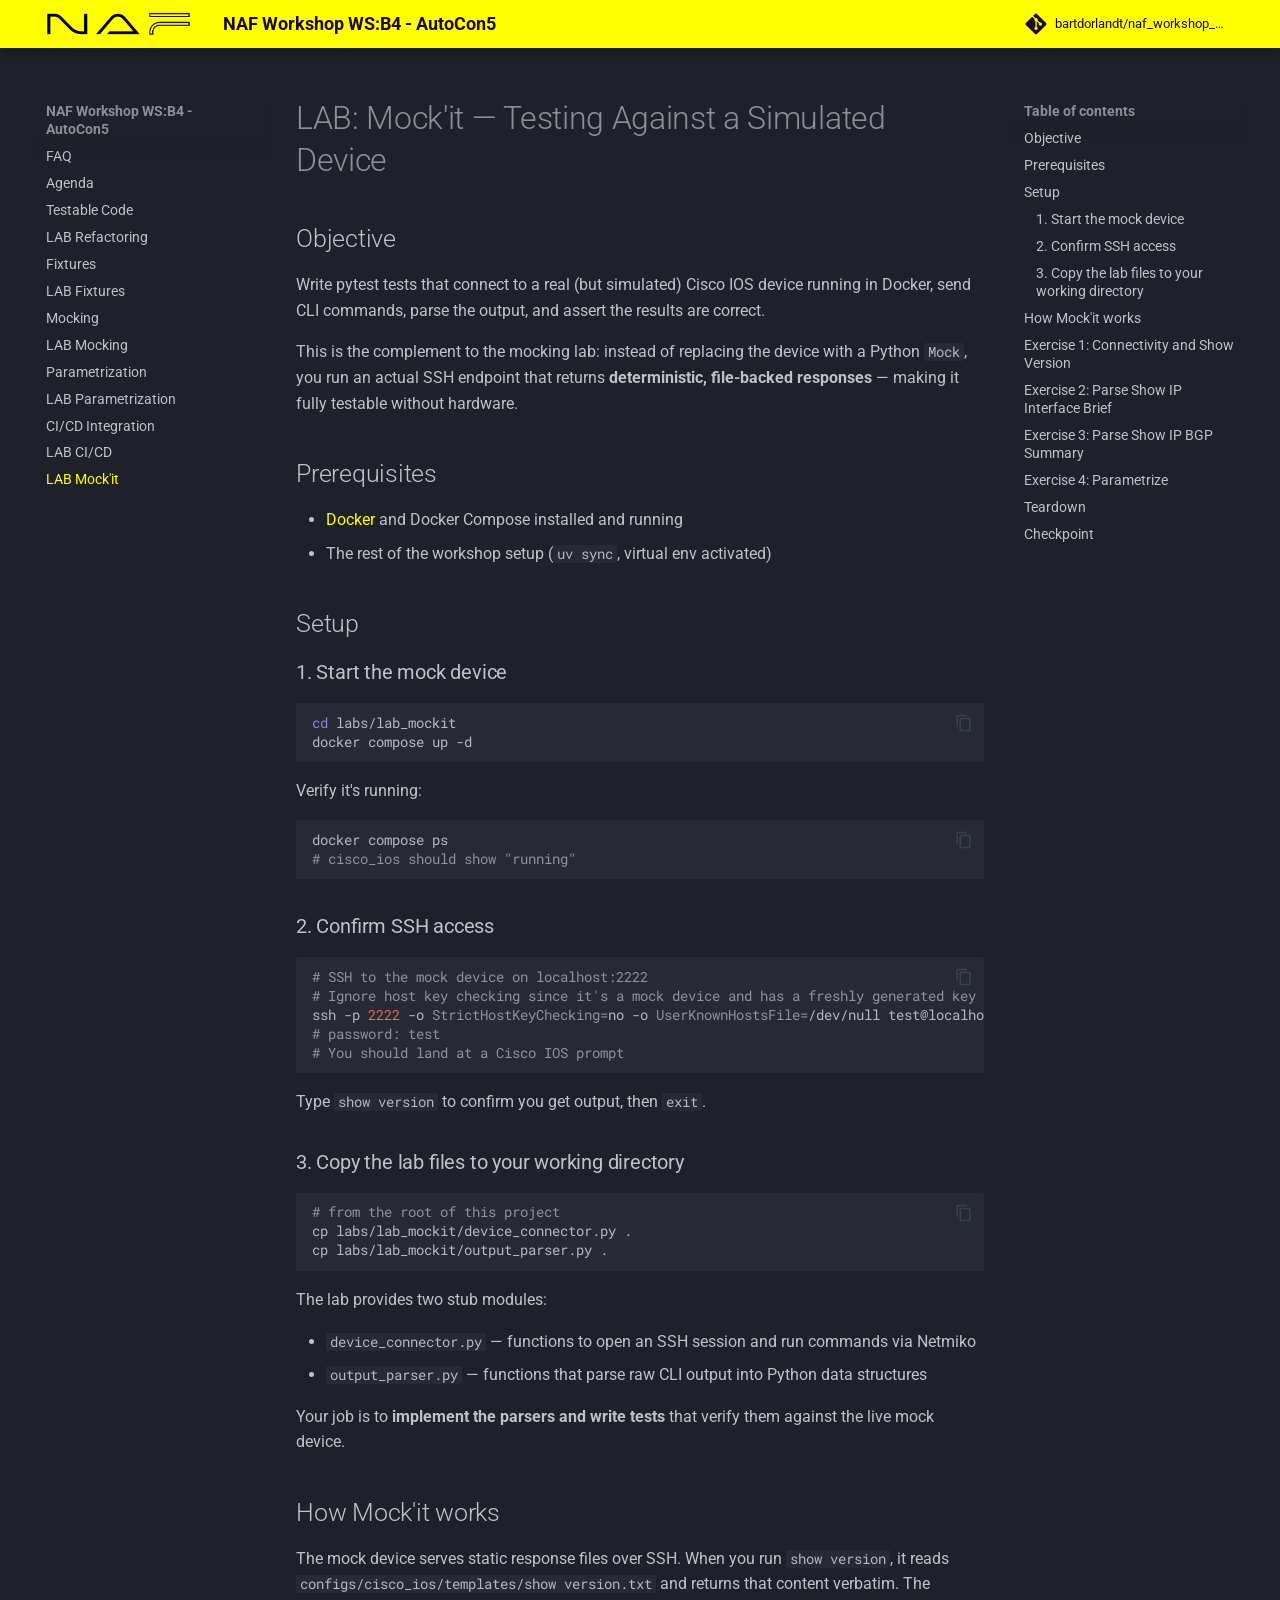
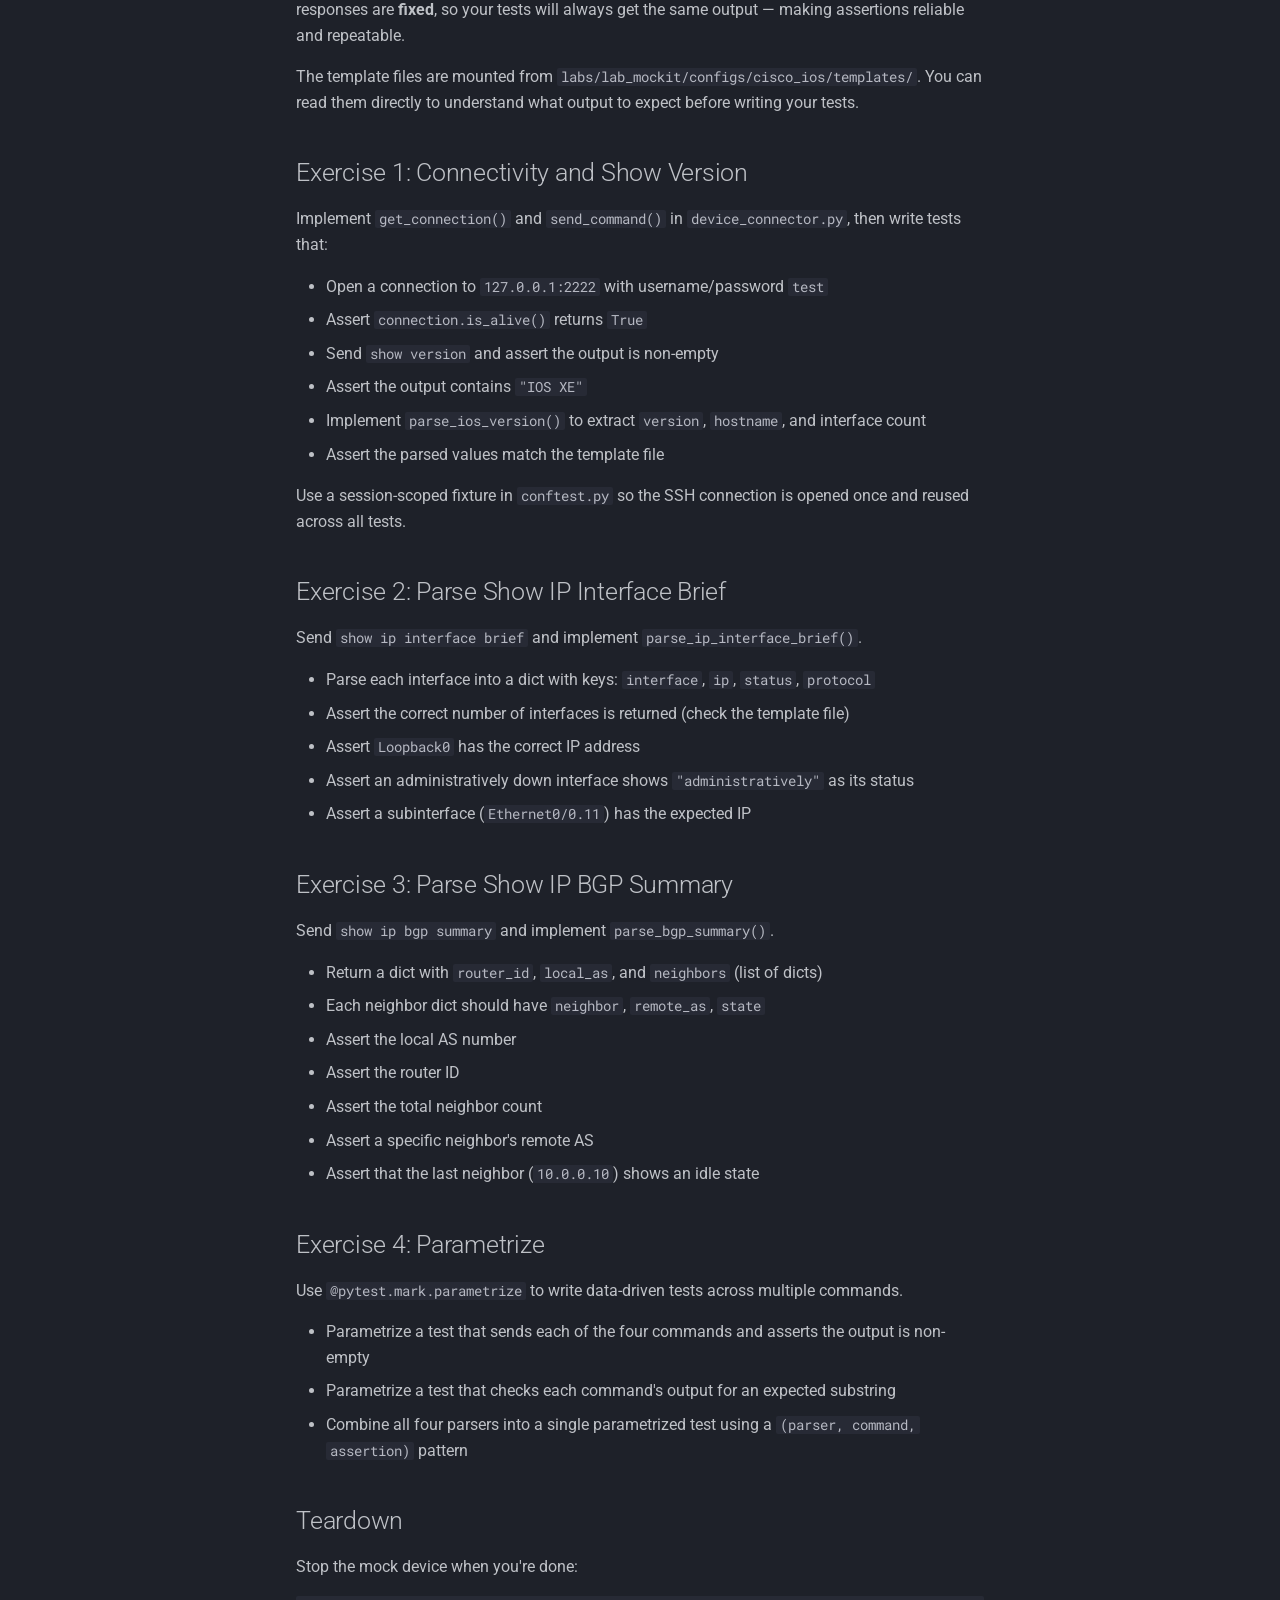
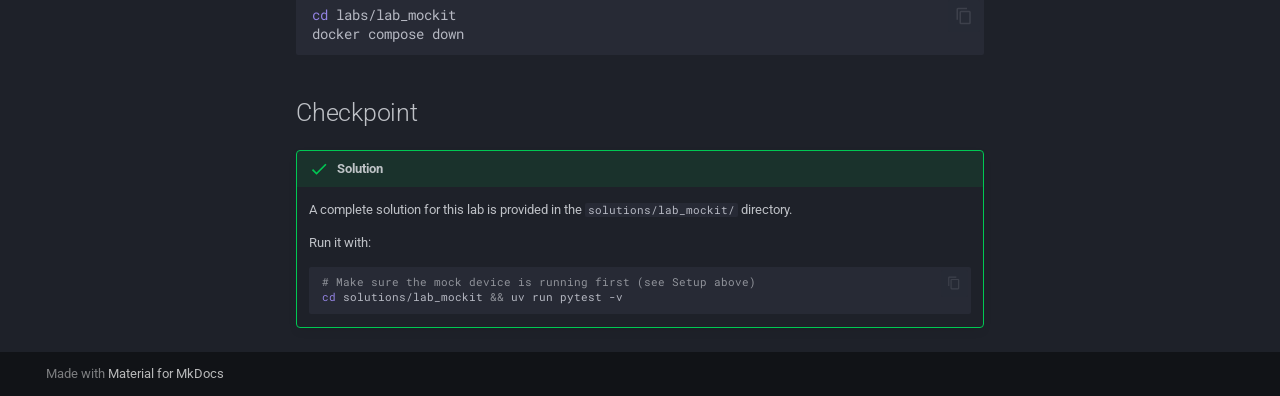
<file: lab_mockit/index.html>
<!doctype html>
<html lang="en" class="no-js">
  <head>
    
      <meta charset="utf-8">
      <meta name="viewport" content="width=device-width,initial-scale=1">
      
        <meta name="description" content="It Works on My Machine — (Py)Test your Automation">
      
      
      
      
        <link rel="prev" href="../lab_cicd/">
      
      
      
        
      
      
      <link rel="icon" href="../img/favicon.png">
      <meta name="generator" content="mkdocs-1.6.1, mkdocs-material-9.7.6">
    
    
      
        <title>LAB Mock'it - NAF Workshop WS:B4 - AutoCon5</title>
      
    
    
      <link rel="stylesheet" href="../assets/stylesheets/main.484c7ddc.min.css">
      
        
        <link rel="stylesheet" href="../assets/stylesheets/palette.ab4e12ef.min.css">
      
      


    
    
      
    
    
      
        
        
        <link rel="preconnect" href="https://fonts.gstatic.com" crossorigin>
        <link rel="stylesheet" href="https://fonts.googleapis.com/css?family=Roboto:300,300i,400,400i,700,700i%7CRoboto+Mono:400,400i,700,700i&display=fallback">
        <style>:root{--md-text-font:"Roboto";--md-code-font:"Roboto Mono"}</style>
      
    
    
      <link rel="stylesheet" href="../stylesheets/extra.css">
    
    <script>__md_scope=new URL("..",location),__md_hash=e=>[...e].reduce(((e,_)=>(e<<5)-e+_.charCodeAt(0)),0),__md_get=(e,_=localStorage,t=__md_scope)=>JSON.parse(_.getItem(t.pathname+"."+e)),__md_set=(e,_,t=localStorage,a=__md_scope)=>{try{t.setItem(a.pathname+"."+e,JSON.stringify(_))}catch(e){}}</script>
    
      

    
    
  </head>
  
  
    
    
      
    
    
    
    
    <body dir="ltr" data-md-color-scheme="slate" data-md-color-primary="custom" data-md-color-accent="custom">
  
    
    <input class="md-toggle" data-md-toggle="drawer" type="checkbox" id="__drawer" autocomplete="off">
    <input class="md-toggle" data-md-toggle="search" type="checkbox" id="__search" autocomplete="off">
    <label class="md-overlay" for="__drawer"></label>
    <div data-md-component="skip">
      
        
        <a href="#lab-mockit-testing-against-a-simulated-device" class="md-skip">
          Skip to content
        </a>
      
    </div>
    <div data-md-component="announce">
      
    </div>
    
    
      

  

<header class="md-header md-header--shadow" data-md-component="header">
  <nav class="md-header__inner md-grid" aria-label="Header">
    <a href=".." title="NAF Workshop WS:B4 - AutoCon5" class="md-header__button md-logo" aria-label="NAF Workshop WS:B4 - AutoCon5" data-md-component="logo">
      
  <img src="../img/NAF.png" alt="logo">

    </a>
    <label class="md-header__button md-icon" for="__drawer">
      
      <svg xmlns="http://www.w3.org/2000/svg" viewBox="0 0 24 24"><path d="M3 6h18v2H3zm0 5h18v2H3zm0 5h18v2H3z"/></svg>
    </label>
    <div class="md-header__title" data-md-component="header-title">
      <div class="md-header__ellipsis">
        <div class="md-header__topic">
          <span class="md-ellipsis">
            NAF Workshop WS:B4 - AutoCon5
          </span>
        </div>
        <div class="md-header__topic" data-md-component="header-topic">
          <span class="md-ellipsis">
            
              LAB Mock'it
            
          </span>
        </div>
      </div>
    </div>
    
      
        <form class="md-header__option" data-md-component="palette">
  
    
    
    
    <input class="md-option" data-md-color-media="" data-md-color-scheme="slate" data-md-color-primary="custom" data-md-color-accent="custom"  aria-hidden="true"  type="radio" name="__palette" id="__palette_0">
    
  
</form>
      
    
    
      <script>var palette=__md_get("__palette");if(palette&&palette.color){if("(prefers-color-scheme)"===palette.color.media){var media=matchMedia("(prefers-color-scheme: light)"),input=document.querySelector(media.matches?"[data-md-color-media='(prefers-color-scheme: light)']":"[data-md-color-media='(prefers-color-scheme: dark)']");palette.color.media=input.getAttribute("data-md-color-media"),palette.color.scheme=input.getAttribute("data-md-color-scheme"),palette.color.primary=input.getAttribute("data-md-color-primary"),palette.color.accent=input.getAttribute("data-md-color-accent")}for(var[key,value]of Object.entries(palette.color))document.body.setAttribute("data-md-color-"+key,value)}</script>
    
    
    
    
      <div class="md-header__source">
        <a href="https://github.com/bartdorlandt/naf_workshop_pytest" title="Go to repository" class="md-source" data-md-component="source">
  <div class="md-source__icon md-icon">
    
    <svg xmlns="http://www.w3.org/2000/svg" viewBox="0 0 448 512"><!--! Font Awesome Free 7.1.0 by @fontawesome - https://fontawesome.com License - https://fontawesome.com/license/free (Icons: CC BY 4.0, Fonts: SIL OFL 1.1, Code: MIT License) Copyright 2025 Fonticons, Inc.--><path d="M439.6 236.1 244 40.5c-5.4-5.5-12.8-8.5-20.4-8.5s-15 3-20.4 8.4L162.5 81l51.5 51.5c27.1-9.1 52.7 16.8 43.4 43.7l49.7 49.7c34.2-11.8 61.2 31 35.5 56.7-26.5 26.5-70.2-2.9-56-37.3L240.3 199v121.9c25.3 12.5 22.3 41.8 9.1 55-6.4 6.4-15.2 10.1-24.3 10.1s-17.8-3.6-24.3-10.1c-17.6-17.6-11.1-46.9 11.2-56v-123c-20.8-8.5-24.6-30.7-18.6-45L142.6 101 8.5 235.1C3 240.6 0 247.9 0 255.5s3 15 8.5 20.4l195.6 195.7c5.4 5.4 12.7 8.4 20.4 8.4s15-3 20.4-8.4l194.7-194.7c5.4-5.4 8.4-12.8 8.4-20.4s-3-15-8.4-20.4"/></svg>
  </div>
  <div class="md-source__repository">
    bartdorlandt/naf_workshop_pytest
  </div>
</a>
      </div>
    
  </nav>
  
</header>
    
    <div class="md-container" data-md-component="container">
      
      
        
          
        
      
      <main class="md-main" data-md-component="main">
        <div class="md-main__inner md-grid">
          
            
              
              <div class="md-sidebar md-sidebar--primary" data-md-component="sidebar" data-md-type="navigation" >
                <div class="md-sidebar__scrollwrap">
                  <div class="md-sidebar__inner">
                    



<nav class="md-nav md-nav--primary" aria-label="Navigation" data-md-level="0">
  <label class="md-nav__title" for="__drawer">
    <a href=".." title="NAF Workshop WS:B4 - AutoCon5" class="md-nav__button md-logo" aria-label="NAF Workshop WS:B4 - AutoCon5" data-md-component="logo">
      
  <img src="../img/NAF.png" alt="logo">

    </a>
    NAF Workshop WS:B4 - AutoCon5
  </label>
  
    <div class="md-nav__source">
      <a href="https://github.com/bartdorlandt/naf_workshop_pytest" title="Go to repository" class="md-source" data-md-component="source">
  <div class="md-source__icon md-icon">
    
    <svg xmlns="http://www.w3.org/2000/svg" viewBox="0 0 448 512"><!--! Font Awesome Free 7.1.0 by @fontawesome - https://fontawesome.com License - https://fontawesome.com/license/free (Icons: CC BY 4.0, Fonts: SIL OFL 1.1, Code: MIT License) Copyright 2025 Fonticons, Inc.--><path d="M439.6 236.1 244 40.5c-5.4-5.5-12.8-8.5-20.4-8.5s-15 3-20.4 8.4L162.5 81l51.5 51.5c27.1-9.1 52.7 16.8 43.4 43.7l49.7 49.7c34.2-11.8 61.2 31 35.5 56.7-26.5 26.5-70.2-2.9-56-37.3L240.3 199v121.9c25.3 12.5 22.3 41.8 9.1 55-6.4 6.4-15.2 10.1-24.3 10.1s-17.8-3.6-24.3-10.1c-17.6-17.6-11.1-46.9 11.2-56v-123c-20.8-8.5-24.6-30.7-18.6-45L142.6 101 8.5 235.1C3 240.6 0 247.9 0 255.5s3 15 8.5 20.4l195.6 195.7c5.4 5.4 12.7 8.4 20.4 8.4s15-3 20.4-8.4l194.7-194.7c5.4-5.4 8.4-12.8 8.4-20.4s-3-15-8.4-20.4"/></svg>
  </div>
  <div class="md-source__repository">
    bartdorlandt/naf_workshop_pytest
  </div>
</a>
    </div>
  
  <ul class="md-nav__list" data-md-scrollfix>
    
      
      
  
  
  
  
    <li class="md-nav__item">
      <a href=".." class="md-nav__link">
        
  
  
  <span class="md-ellipsis">
    
  
    FAQ
  

    
  </span>
  
  

      </a>
    </li>
  

    
      
      
  
  
  
  
    <li class="md-nav__item">
      <a href="../agenda/" class="md-nav__link">
        
  
  
  <span class="md-ellipsis">
    
  
    Agenda
  

    
  </span>
  
  

      </a>
    </li>
  

    
      
      
  
  
  
  
    <li class="md-nav__item">
      <a href="../testable_code/" class="md-nav__link">
        
  
  
  <span class="md-ellipsis">
    
  
    Testable Code
  

    
  </span>
  
  

      </a>
    </li>
  

    
      
      
  
  
  
  
    <li class="md-nav__item">
      <a href="../lab_refactoring/" class="md-nav__link">
        
  
  
  <span class="md-ellipsis">
    
  
    LAB Refactoring
  

    
  </span>
  
  

      </a>
    </li>
  

    
      
      
  
  
  
  
    <li class="md-nav__item">
      <a href="../fixtures/" class="md-nav__link">
        
  
  
  <span class="md-ellipsis">
    
  
    Fixtures
  

    
  </span>
  
  

      </a>
    </li>
  

    
      
      
  
  
  
  
    <li class="md-nav__item">
      <a href="../lab_fixtures/" class="md-nav__link">
        
  
  
  <span class="md-ellipsis">
    
  
    LAB Fixtures
  

    
  </span>
  
  

      </a>
    </li>
  

    
      
      
  
  
  
  
    <li class="md-nav__item">
      <a href="../mocking/" class="md-nav__link">
        
  
  
  <span class="md-ellipsis">
    
  
    Mocking
  

    
  </span>
  
  

      </a>
    </li>
  

    
      
      
  
  
  
  
    <li class="md-nav__item">
      <a href="../lab_mocking/" class="md-nav__link">
        
  
  
  <span class="md-ellipsis">
    
  
    LAB Mocking
  

    
  </span>
  
  

      </a>
    </li>
  

    
      
      
  
  
  
  
    <li class="md-nav__item">
      <a href="../parametrization/" class="md-nav__link">
        
  
  
  <span class="md-ellipsis">
    
  
    Parametrization
  

    
  </span>
  
  

      </a>
    </li>
  

    
      
      
  
  
  
  
    <li class="md-nav__item">
      <a href="../lab_parametrization/" class="md-nav__link">
        
  
  
  <span class="md-ellipsis">
    
  
    LAB Parametrization
  

    
  </span>
  
  

      </a>
    </li>
  

    
      
      
  
  
  
  
    <li class="md-nav__item">
      <a href="../cicd/" class="md-nav__link">
        
  
  
  <span class="md-ellipsis">
    
  
    CI/CD Integration
  

    
  </span>
  
  

      </a>
    </li>
  

    
      
      
  
  
  
  
    <li class="md-nav__item">
      <a href="../lab_cicd/" class="md-nav__link">
        
  
  
  <span class="md-ellipsis">
    
  
    LAB CI/CD
  

    
  </span>
  
  

      </a>
    </li>
  

    
      
      
  
  
    
  
  
  
    <li class="md-nav__item md-nav__item--active">
      
      <input class="md-nav__toggle md-toggle" type="checkbox" id="__toc">
      
      
        
      
      
        <label class="md-nav__link md-nav__link--active" for="__toc">
          
  
  
  <span class="md-ellipsis">
    
  
    LAB Mock'it
  

    
  </span>
  
  

          <span class="md-nav__icon md-icon"></span>
        </label>
      
      <a href="./" class="md-nav__link md-nav__link--active">
        
  
  
  <span class="md-ellipsis">
    
  
    LAB Mock'it
  

    
  </span>
  
  

      </a>
      
        

<nav class="md-nav md-nav--secondary" aria-label="Table of contents">
  
  
  
    
  
  
    <label class="md-nav__title" for="__toc">
      <span class="md-nav__icon md-icon"></span>
      Table of contents
    </label>
    <ul class="md-nav__list" data-md-component="toc" data-md-scrollfix>
      
        <li class="md-nav__item">
  <a href="#objective" class="md-nav__link">
    <span class="md-ellipsis">
      
        Objective
      
    </span>
  </a>
  
</li>
      
        <li class="md-nav__item">
  <a href="#prerequisites" class="md-nav__link">
    <span class="md-ellipsis">
      
        Prerequisites
      
    </span>
  </a>
  
</li>
      
        <li class="md-nav__item">
  <a href="#setup" class="md-nav__link">
    <span class="md-ellipsis">
      
        Setup
      
    </span>
  </a>
  
    <nav class="md-nav" aria-label="Setup">
      <ul class="md-nav__list">
        
          <li class="md-nav__item">
  <a href="#1-start-the-mock-device" class="md-nav__link">
    <span class="md-ellipsis">
      
        1. Start the mock device
      
    </span>
  </a>
  
</li>
        
          <li class="md-nav__item">
  <a href="#2-confirm-ssh-access" class="md-nav__link">
    <span class="md-ellipsis">
      
        2. Confirm SSH access
      
    </span>
  </a>
  
</li>
        
          <li class="md-nav__item">
  <a href="#3-copy-the-lab-files-to-your-working-directory" class="md-nav__link">
    <span class="md-ellipsis">
      
        3. Copy the lab files to your working directory
      
    </span>
  </a>
  
</li>
        
      </ul>
    </nav>
  
</li>
      
        <li class="md-nav__item">
  <a href="#how-mockit-works" class="md-nav__link">
    <span class="md-ellipsis">
      
        How Mock'it works
      
    </span>
  </a>
  
</li>
      
        <li class="md-nav__item">
  <a href="#exercise-1-connectivity-and-show-version" class="md-nav__link">
    <span class="md-ellipsis">
      
        Exercise 1: Connectivity and Show Version
      
    </span>
  </a>
  
</li>
      
        <li class="md-nav__item">
  <a href="#exercise-2-parse-show-ip-interface-brief" class="md-nav__link">
    <span class="md-ellipsis">
      
        Exercise 2: Parse Show IP Interface Brief
      
    </span>
  </a>
  
</li>
      
        <li class="md-nav__item">
  <a href="#exercise-3-parse-show-ip-bgp-summary" class="md-nav__link">
    <span class="md-ellipsis">
      
        Exercise 3: Parse Show IP BGP Summary
      
    </span>
  </a>
  
</li>
      
        <li class="md-nav__item">
  <a href="#exercise-4-parametrize" class="md-nav__link">
    <span class="md-ellipsis">
      
        Exercise 4: Parametrize
      
    </span>
  </a>
  
</li>
      
        <li class="md-nav__item">
  <a href="#teardown" class="md-nav__link">
    <span class="md-ellipsis">
      
        Teardown
      
    </span>
  </a>
  
</li>
      
        <li class="md-nav__item">
  <a href="#checkpoint" class="md-nav__link">
    <span class="md-ellipsis">
      
        Checkpoint
      
    </span>
  </a>
  
</li>
      
    </ul>
  
</nav>
      
    </li>
  

    
  </ul>
</nav>
                  </div>
                </div>
              </div>
            
            
              
              <div class="md-sidebar md-sidebar--secondary" data-md-component="sidebar" data-md-type="toc" >
                <div class="md-sidebar__scrollwrap">
                  <div class="md-sidebar__inner">
                    

<nav class="md-nav md-nav--secondary" aria-label="Table of contents">
  
  
  
    
  
  
    <label class="md-nav__title" for="__toc">
      <span class="md-nav__icon md-icon"></span>
      Table of contents
    </label>
    <ul class="md-nav__list" data-md-component="toc" data-md-scrollfix>
      
        <li class="md-nav__item">
  <a href="#objective" class="md-nav__link">
    <span class="md-ellipsis">
      
        Objective
      
    </span>
  </a>
  
</li>
      
        <li class="md-nav__item">
  <a href="#prerequisites" class="md-nav__link">
    <span class="md-ellipsis">
      
        Prerequisites
      
    </span>
  </a>
  
</li>
      
        <li class="md-nav__item">
  <a href="#setup" class="md-nav__link">
    <span class="md-ellipsis">
      
        Setup
      
    </span>
  </a>
  
    <nav class="md-nav" aria-label="Setup">
      <ul class="md-nav__list">
        
          <li class="md-nav__item">
  <a href="#1-start-the-mock-device" class="md-nav__link">
    <span class="md-ellipsis">
      
        1. Start the mock device
      
    </span>
  </a>
  
</li>
        
          <li class="md-nav__item">
  <a href="#2-confirm-ssh-access" class="md-nav__link">
    <span class="md-ellipsis">
      
        2. Confirm SSH access
      
    </span>
  </a>
  
</li>
        
          <li class="md-nav__item">
  <a href="#3-copy-the-lab-files-to-your-working-directory" class="md-nav__link">
    <span class="md-ellipsis">
      
        3. Copy the lab files to your working directory
      
    </span>
  </a>
  
</li>
        
      </ul>
    </nav>
  
</li>
      
        <li class="md-nav__item">
  <a href="#how-mockit-works" class="md-nav__link">
    <span class="md-ellipsis">
      
        How Mock'it works
      
    </span>
  </a>
  
</li>
      
        <li class="md-nav__item">
  <a href="#exercise-1-connectivity-and-show-version" class="md-nav__link">
    <span class="md-ellipsis">
      
        Exercise 1: Connectivity and Show Version
      
    </span>
  </a>
  
</li>
      
        <li class="md-nav__item">
  <a href="#exercise-2-parse-show-ip-interface-brief" class="md-nav__link">
    <span class="md-ellipsis">
      
        Exercise 2: Parse Show IP Interface Brief
      
    </span>
  </a>
  
</li>
      
        <li class="md-nav__item">
  <a href="#exercise-3-parse-show-ip-bgp-summary" class="md-nav__link">
    <span class="md-ellipsis">
      
        Exercise 3: Parse Show IP BGP Summary
      
    </span>
  </a>
  
</li>
      
        <li class="md-nav__item">
  <a href="#exercise-4-parametrize" class="md-nav__link">
    <span class="md-ellipsis">
      
        Exercise 4: Parametrize
      
    </span>
  </a>
  
</li>
      
        <li class="md-nav__item">
  <a href="#teardown" class="md-nav__link">
    <span class="md-ellipsis">
      
        Teardown
      
    </span>
  </a>
  
</li>
      
        <li class="md-nav__item">
  <a href="#checkpoint" class="md-nav__link">
    <span class="md-ellipsis">
      
        Checkpoint
      
    </span>
  </a>
  
</li>
      
    </ul>
  
</nav>
                  </div>
                </div>
              </div>
            
          
          
            <div class="md-content" data-md-component="content">
              
              <article class="md-content__inner md-typeset">
                
                  


  
  


<h1 id="lab-mockit-testing-against-a-simulated-device">LAB: Mock'it — Testing Against a Simulated Device</h1>
<h2 id="objective">Objective</h2>
<p>Write pytest tests that connect to a real (but simulated) Cisco IOS device running in Docker, send CLI commands, parse the output, and assert the results are correct.</p>
<p>This is the complement to the mocking lab: instead of replacing the device with a Python <code>Mock</code>, you run an actual SSH endpoint that returns <strong>deterministic, file-backed responses</strong> — making it fully testable without hardware.</p>
<h2 id="prerequisites">Prerequisites</h2>
<ul>
<li><a href="https://docs.docker.com/get-docker/">Docker</a> and Docker Compose installed and running</li>
<li>The rest of the workshop setup (<code>uv sync</code>, virtual env activated)</li>
</ul>
<h2 id="setup">Setup</h2>
<h3 id="1-start-the-mock-device">1. Start the mock device</h3>
<div class="highlight"><pre><span></span><code><span class="nb">cd</span><span class="w"> </span>labs/lab_mockit
docker<span class="w"> </span>compose<span class="w"> </span>up<span class="w"> </span>-d
</code></pre></div>
<p>Verify it's running:</p>
<div class="highlight"><pre><span></span><code>docker<span class="w"> </span>compose<span class="w"> </span>ps
<span class="c1"># cisco_ios should show &quot;running&quot;</span>
</code></pre></div>
<h3 id="2-confirm-ssh-access">2. Confirm SSH access</h3>
<div class="highlight"><pre><span></span><code><span class="c1"># SSH to the mock device on localhost:2222</span>
<span class="c1"># Ignore host key checking since it&#39;s a mock device and has a freshly generated key each time</span>
ssh<span class="w"> </span>-p<span class="w"> </span><span class="m">2222</span><span class="w"> </span>-o<span class="w"> </span><span class="nv">StrictHostKeyChecking</span><span class="o">=</span>no<span class="w"> </span>-o<span class="w"> </span><span class="nv">UserKnownHostsFile</span><span class="o">=</span>/dev/null<span class="w"> </span>test@localhost
<span class="c1"># password: test</span>
<span class="c1"># You should land at a Cisco IOS prompt</span>
</code></pre></div>
<p>Type <code>show version</code> to confirm you get output, then <code>exit</code>.</p>
<h3 id="3-copy-the-lab-files-to-your-working-directory">3. Copy the lab files to your working directory</h3>
<div class="highlight"><pre><span></span><code><span class="c1"># from the root of this project</span>
cp<span class="w"> </span>labs/lab_mockit/device_connector.py<span class="w"> </span>.
cp<span class="w"> </span>labs/lab_mockit/output_parser.py<span class="w"> </span>.
</code></pre></div>
<p>The lab provides two stub modules:</p>
<ul>
<li><code>device_connector.py</code> — functions to open an SSH session and run commands via Netmiko</li>
<li><code>output_parser.py</code> — functions that parse raw CLI output into Python data structures</li>
</ul>
<p>Your job is to <strong>implement the parsers and write tests</strong> that verify them against the live mock device.</p>
<h2 id="how-mockit-works">How Mock'it works</h2>
<p>The mock device serves static response files over SSH. When you run <code>show version</code>, it reads <code>configs/cisco_ios/templates/show version.txt</code> and returns that content verbatim. The responses are <strong>fixed</strong>, so your tests will always get the same output — making assertions reliable and repeatable.</p>
<p>The template files are mounted from <code>labs/lab_mockit/configs/cisco_ios/templates/</code>. You can read them directly to understand what output to expect before writing your tests.</p>
<h2 id="exercise-1-connectivity-and-show-version">Exercise 1: Connectivity and Show Version</h2>
<p>Implement <code>get_connection()</code> and <code>send_command()</code> in <code>device_connector.py</code>, then write tests that:</p>
<ul>
<li>Open a connection to <code>127.0.0.1:2222</code> with username/password <code>test</code></li>
<li>Assert <code>connection.is_alive()</code> returns <code>True</code></li>
<li>Send <code>show version</code> and assert the output is non-empty</li>
<li>Assert the output contains <code>"IOS XE"</code></li>
<li>Implement <code>parse_ios_version()</code> to extract <code>version</code>, <code>hostname</code>, and interface count</li>
<li>Assert the parsed values match the template file</li>
</ul>
<p>Use a session-scoped fixture in <code>conftest.py</code> so the SSH connection is opened once and reused across all tests.</p>
<h2 id="exercise-2-parse-show-ip-interface-brief">Exercise 2: Parse Show IP Interface Brief</h2>
<p>Send <code>show ip interface brief</code> and implement <code>parse_ip_interface_brief()</code>.</p>
<ul>
<li>Parse each interface into a dict with keys: <code>interface</code>, <code>ip</code>, <code>status</code>, <code>protocol</code></li>
<li>Assert the correct number of interfaces is returned (check the template file)</li>
<li>Assert <code>Loopback0</code> has the correct IP address</li>
<li>Assert an administratively down interface shows <code>"administratively"</code> as its status</li>
<li>Assert a subinterface (<code>Ethernet0/0.11</code>) has the expected IP</li>
</ul>
<h2 id="exercise-3-parse-show-ip-bgp-summary">Exercise 3: Parse Show IP BGP Summary</h2>
<p>Send <code>show ip bgp summary</code> and implement <code>parse_bgp_summary()</code>.</p>
<ul>
<li>Return a dict with <code>router_id</code>, <code>local_as</code>, and <code>neighbors</code> (list of dicts)</li>
<li>Each neighbor dict should have <code>neighbor</code>, <code>remote_as</code>, <code>state</code></li>
<li>Assert the local AS number</li>
<li>Assert the router ID</li>
<li>Assert the total neighbor count</li>
<li>Assert a specific neighbor's remote AS</li>
<li>Assert that the last neighbor (<code>10.0.0.10</code>) shows an idle state</li>
</ul>
<h2 id="exercise-4-parametrize">Exercise 4: Parametrize</h2>
<p>Use <code>@pytest.mark.parametrize</code> to write data-driven tests across multiple commands.</p>
<ul>
<li>Parametrize a test that sends each of the four commands and asserts the output is non-empty</li>
<li>Parametrize a test that checks each command's output for an expected substring</li>
<li>Combine all four parsers into a single parametrized test using a <code>(parser, command, assertion)</code> pattern</li>
</ul>
<h2 id="teardown">Teardown</h2>
<p>Stop the mock device when you're done:</p>
<div class="highlight"><pre><span></span><code><span class="nb">cd</span><span class="w"> </span>labs/lab_mockit
docker<span class="w"> </span>compose<span class="w"> </span>down
</code></pre></div>
<h2 id="checkpoint">Checkpoint</h2>
<div class="admonition success">
<p class="admonition-title">Solution</p>
<p>A complete solution for this lab is provided in the <code>solutions/lab_mockit/</code> directory.</p>
<p>Run it with:
<div class="highlight"><pre><span></span><code><span class="c1"># Make sure the mock device is running first (see Setup above)</span>
<span class="nb">cd</span><span class="w"> </span>solutions/lab_mockit<span class="w"> </span><span class="o">&amp;&amp;</span><span class="w"> </span>uv<span class="w"> </span>run<span class="w"> </span>pytest<span class="w"> </span>-v
</code></pre></div></p>
</div>












                
              </article>
            </div>
          
          
<script>var target=document.getElementById(location.hash.slice(1));target&&target.name&&(target.checked=target.name.startsWith("__tabbed_"))</script>
        </div>
        
      </main>
      
        <footer class="md-footer">
  
  <div class="md-footer-meta md-typeset">
    <div class="md-footer-meta__inner md-grid">
      <div class="md-copyright">
  
  
    Made with
    <a href="https://squidfunk.github.io/mkdocs-material/" target="_blank" rel="noopener">
      Material for MkDocs
    </a>
  
</div>
      
    </div>
  </div>
</footer>
      
    </div>
    <div class="md-dialog" data-md-component="dialog">
      <div class="md-dialog__inner md-typeset"></div>
    </div>
    
    
    
      
      
      <script id="__config" type="application/json">{"annotate": null, "base": "..", "features": ["navigation.tracking", "content.code.copy"], "search": "../assets/javascripts/workers/search.2c215733.min.js", "tags": null, "translations": {"clipboard.copied": "Copied to clipboard", "clipboard.copy": "Copy to clipboard", "search.result.more.one": "1 more on this page", "search.result.more.other": "# more on this page", "search.result.none": "No matching documents", "search.result.one": "1 matching document", "search.result.other": "# matching documents", "search.result.placeholder": "Type to start searching", "search.result.term.missing": "Missing", "select.version": "Select version"}, "version": null}</script>
    
    
      <script src="../assets/javascripts/bundle.79ae519e.min.js"></script>
      
    
  </body>
</html>
</file>
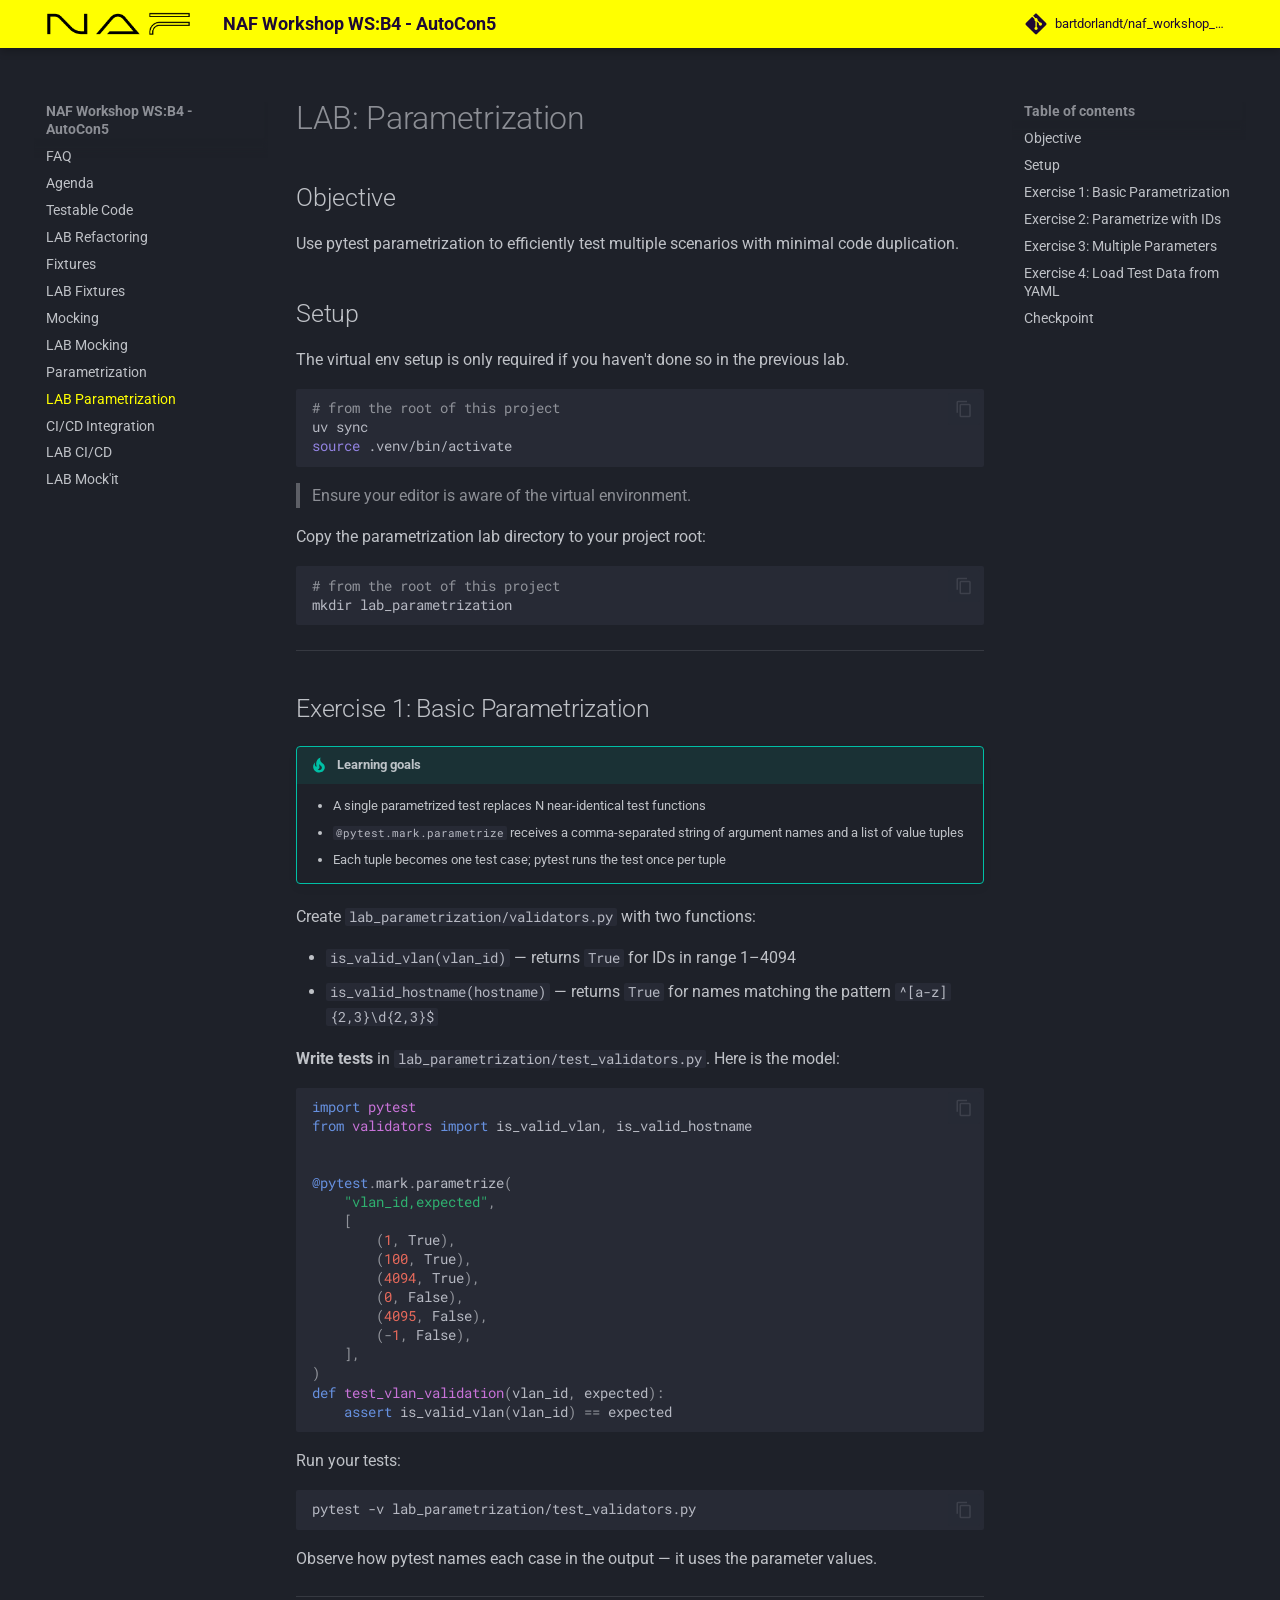
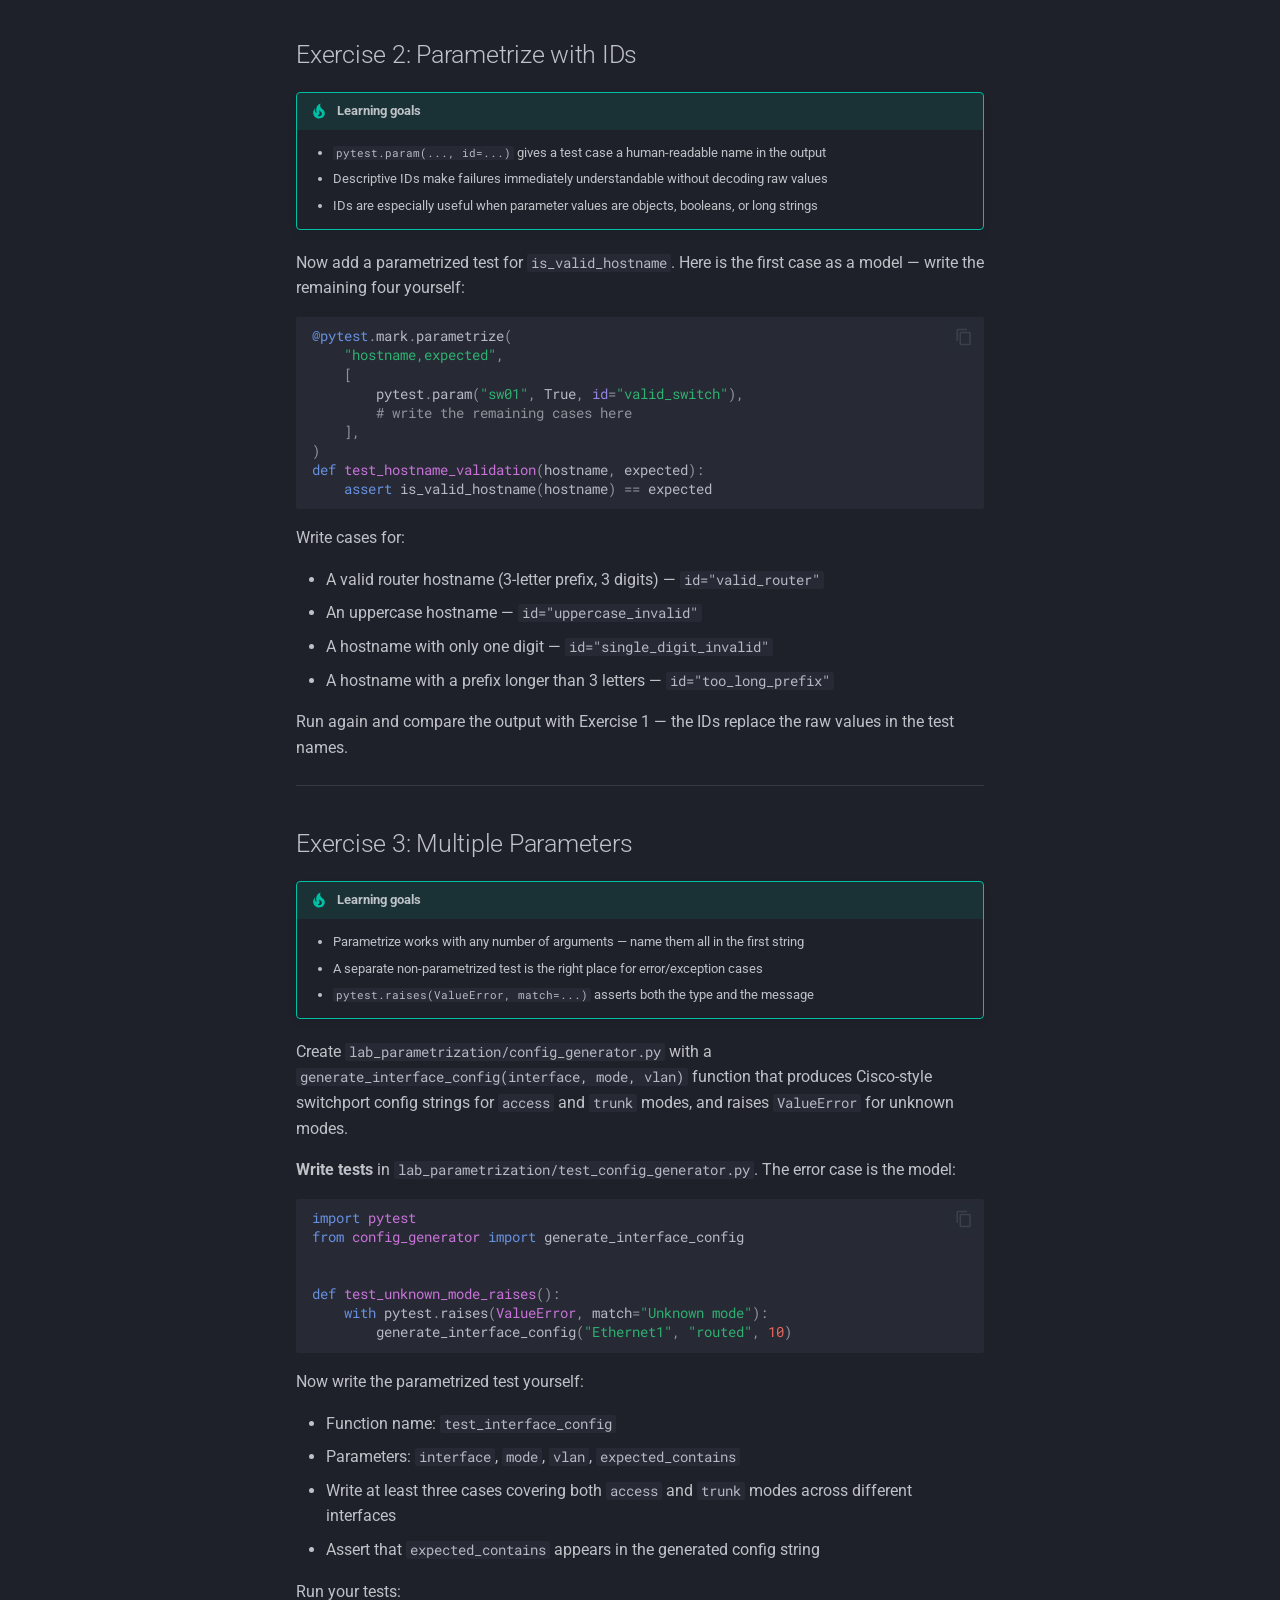
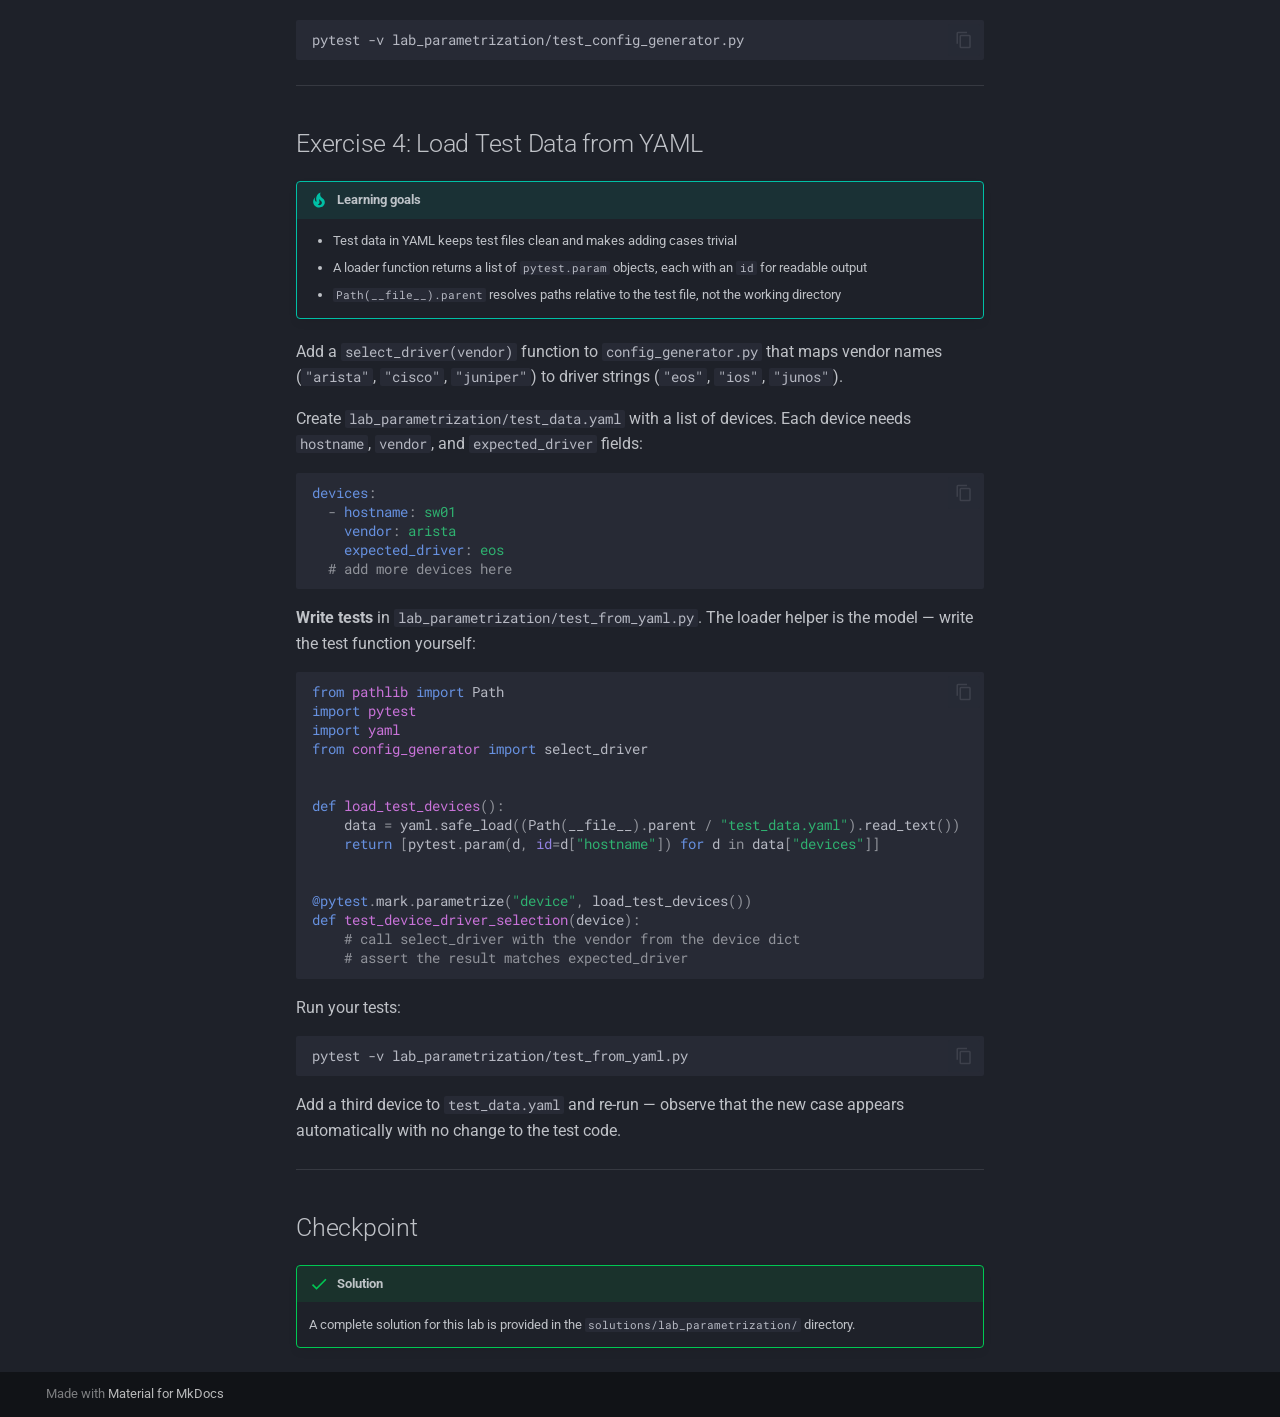
<file: lab_parametrization/index.html>
<!doctype html>
<html lang="en" class="no-js">
  <head>
    
      <meta charset="utf-8">
      <meta name="viewport" content="width=device-width,initial-scale=1">
      
        <meta name="description" content="It Works on My Machine — (Py)Test your Automation">
      
      
      
      
        <link rel="prev" href="../parametrization/">
      
      
        <link rel="next" href="../cicd/">
      
      
        
      
      
      <link rel="icon" href="../img/favicon.png">
      <meta name="generator" content="mkdocs-1.6.1, mkdocs-material-9.7.6">
    
    
      
        <title>LAB Parametrization - NAF Workshop WS:B4 - AutoCon5</title>
      
    
    
      <link rel="stylesheet" href="../assets/stylesheets/main.484c7ddc.min.css">
      
        
        <link rel="stylesheet" href="../assets/stylesheets/palette.ab4e12ef.min.css">
      
      


    
    
      
    
    
      
        
        
        <link rel="preconnect" href="https://fonts.gstatic.com" crossorigin>
        <link rel="stylesheet" href="https://fonts.googleapis.com/css?family=Roboto:300,300i,400,400i,700,700i%7CRoboto+Mono:400,400i,700,700i&display=fallback">
        <style>:root{--md-text-font:"Roboto";--md-code-font:"Roboto Mono"}</style>
      
    
    
      <link rel="stylesheet" href="../stylesheets/extra.css">
    
    <script>__md_scope=new URL("..",location),__md_hash=e=>[...e].reduce(((e,_)=>(e<<5)-e+_.charCodeAt(0)),0),__md_get=(e,_=localStorage,t=__md_scope)=>JSON.parse(_.getItem(t.pathname+"."+e)),__md_set=(e,_,t=localStorage,a=__md_scope)=>{try{t.setItem(a.pathname+"."+e,JSON.stringify(_))}catch(e){}}</script>
    
      

    
    
  </head>
  
  
    
    
      
    
    
    
    
    <body dir="ltr" data-md-color-scheme="slate" data-md-color-primary="custom" data-md-color-accent="custom">
  
    
    <input class="md-toggle" data-md-toggle="drawer" type="checkbox" id="__drawer" autocomplete="off">
    <input class="md-toggle" data-md-toggle="search" type="checkbox" id="__search" autocomplete="off">
    <label class="md-overlay" for="__drawer"></label>
    <div data-md-component="skip">
      
        
        <a href="#lab-parametrization" class="md-skip">
          Skip to content
        </a>
      
    </div>
    <div data-md-component="announce">
      
    </div>
    
    
      

  

<header class="md-header md-header--shadow" data-md-component="header">
  <nav class="md-header__inner md-grid" aria-label="Header">
    <a href=".." title="NAF Workshop WS:B4 - AutoCon5" class="md-header__button md-logo" aria-label="NAF Workshop WS:B4 - AutoCon5" data-md-component="logo">
      
  <img src="../img/NAF.png" alt="logo">

    </a>
    <label class="md-header__button md-icon" for="__drawer">
      
      <svg xmlns="http://www.w3.org/2000/svg" viewBox="0 0 24 24"><path d="M3 6h18v2H3zm0 5h18v2H3zm0 5h18v2H3z"/></svg>
    </label>
    <div class="md-header__title" data-md-component="header-title">
      <div class="md-header__ellipsis">
        <div class="md-header__topic">
          <span class="md-ellipsis">
            NAF Workshop WS:B4 - AutoCon5
          </span>
        </div>
        <div class="md-header__topic" data-md-component="header-topic">
          <span class="md-ellipsis">
            
              LAB Parametrization
            
          </span>
        </div>
      </div>
    </div>
    
      
        <form class="md-header__option" data-md-component="palette">
  
    
    
    
    <input class="md-option" data-md-color-media="" data-md-color-scheme="slate" data-md-color-primary="custom" data-md-color-accent="custom"  aria-hidden="true"  type="radio" name="__palette" id="__palette_0">
    
  
</form>
      
    
    
      <script>var palette=__md_get("__palette");if(palette&&palette.color){if("(prefers-color-scheme)"===palette.color.media){var media=matchMedia("(prefers-color-scheme: light)"),input=document.querySelector(media.matches?"[data-md-color-media='(prefers-color-scheme: light)']":"[data-md-color-media='(prefers-color-scheme: dark)']");palette.color.media=input.getAttribute("data-md-color-media"),palette.color.scheme=input.getAttribute("data-md-color-scheme"),palette.color.primary=input.getAttribute("data-md-color-primary"),palette.color.accent=input.getAttribute("data-md-color-accent")}for(var[key,value]of Object.entries(palette.color))document.body.setAttribute("data-md-color-"+key,value)}</script>
    
    
    
    
      <div class="md-header__source">
        <a href="https://github.com/bartdorlandt/naf_workshop_pytest" title="Go to repository" class="md-source" data-md-component="source">
  <div class="md-source__icon md-icon">
    
    <svg xmlns="http://www.w3.org/2000/svg" viewBox="0 0 448 512"><!--! Font Awesome Free 7.1.0 by @fontawesome - https://fontawesome.com License - https://fontawesome.com/license/free (Icons: CC BY 4.0, Fonts: SIL OFL 1.1, Code: MIT License) Copyright 2025 Fonticons, Inc.--><path d="M439.6 236.1 244 40.5c-5.4-5.5-12.8-8.5-20.4-8.5s-15 3-20.4 8.4L162.5 81l51.5 51.5c27.1-9.1 52.7 16.8 43.4 43.7l49.7 49.7c34.2-11.8 61.2 31 35.5 56.7-26.5 26.5-70.2-2.9-56-37.3L240.3 199v121.9c25.3 12.5 22.3 41.8 9.1 55-6.4 6.4-15.2 10.1-24.3 10.1s-17.8-3.6-24.3-10.1c-17.6-17.6-11.1-46.9 11.2-56v-123c-20.8-8.5-24.6-30.7-18.6-45L142.6 101 8.5 235.1C3 240.6 0 247.9 0 255.5s3 15 8.5 20.4l195.6 195.7c5.4 5.4 12.7 8.4 20.4 8.4s15-3 20.4-8.4l194.7-194.7c5.4-5.4 8.4-12.8 8.4-20.4s-3-15-8.4-20.4"/></svg>
  </div>
  <div class="md-source__repository">
    bartdorlandt/naf_workshop_pytest
  </div>
</a>
      </div>
    
  </nav>
  
</header>
    
    <div class="md-container" data-md-component="container">
      
      
        
          
        
      
      <main class="md-main" data-md-component="main">
        <div class="md-main__inner md-grid">
          
            
              
              <div class="md-sidebar md-sidebar--primary" data-md-component="sidebar" data-md-type="navigation" >
                <div class="md-sidebar__scrollwrap">
                  <div class="md-sidebar__inner">
                    



<nav class="md-nav md-nav--primary" aria-label="Navigation" data-md-level="0">
  <label class="md-nav__title" for="__drawer">
    <a href=".." title="NAF Workshop WS:B4 - AutoCon5" class="md-nav__button md-logo" aria-label="NAF Workshop WS:B4 - AutoCon5" data-md-component="logo">
      
  <img src="../img/NAF.png" alt="logo">

    </a>
    NAF Workshop WS:B4 - AutoCon5
  </label>
  
    <div class="md-nav__source">
      <a href="https://github.com/bartdorlandt/naf_workshop_pytest" title="Go to repository" class="md-source" data-md-component="source">
  <div class="md-source__icon md-icon">
    
    <svg xmlns="http://www.w3.org/2000/svg" viewBox="0 0 448 512"><!--! Font Awesome Free 7.1.0 by @fontawesome - https://fontawesome.com License - https://fontawesome.com/license/free (Icons: CC BY 4.0, Fonts: SIL OFL 1.1, Code: MIT License) Copyright 2025 Fonticons, Inc.--><path d="M439.6 236.1 244 40.5c-5.4-5.5-12.8-8.5-20.4-8.5s-15 3-20.4 8.4L162.5 81l51.5 51.5c27.1-9.1 52.7 16.8 43.4 43.7l49.7 49.7c34.2-11.8 61.2 31 35.5 56.7-26.5 26.5-70.2-2.9-56-37.3L240.3 199v121.9c25.3 12.5 22.3 41.8 9.1 55-6.4 6.4-15.2 10.1-24.3 10.1s-17.8-3.6-24.3-10.1c-17.6-17.6-11.1-46.9 11.2-56v-123c-20.8-8.5-24.6-30.7-18.6-45L142.6 101 8.5 235.1C3 240.6 0 247.9 0 255.5s3 15 8.5 20.4l195.6 195.7c5.4 5.4 12.7 8.4 20.4 8.4s15-3 20.4-8.4l194.7-194.7c5.4-5.4 8.4-12.8 8.4-20.4s-3-15-8.4-20.4"/></svg>
  </div>
  <div class="md-source__repository">
    bartdorlandt/naf_workshop_pytest
  </div>
</a>
    </div>
  
  <ul class="md-nav__list" data-md-scrollfix>
    
      
      
  
  
  
  
    <li class="md-nav__item">
      <a href=".." class="md-nav__link">
        
  
  
  <span class="md-ellipsis">
    
  
    FAQ
  

    
  </span>
  
  

      </a>
    </li>
  

    
      
      
  
  
  
  
    <li class="md-nav__item">
      <a href="../agenda/" class="md-nav__link">
        
  
  
  <span class="md-ellipsis">
    
  
    Agenda
  

    
  </span>
  
  

      </a>
    </li>
  

    
      
      
  
  
  
  
    <li class="md-nav__item">
      <a href="../testable_code/" class="md-nav__link">
        
  
  
  <span class="md-ellipsis">
    
  
    Testable Code
  

    
  </span>
  
  

      </a>
    </li>
  

    
      
      
  
  
  
  
    <li class="md-nav__item">
      <a href="../lab_refactoring/" class="md-nav__link">
        
  
  
  <span class="md-ellipsis">
    
  
    LAB Refactoring
  

    
  </span>
  
  

      </a>
    </li>
  

    
      
      
  
  
  
  
    <li class="md-nav__item">
      <a href="../fixtures/" class="md-nav__link">
        
  
  
  <span class="md-ellipsis">
    
  
    Fixtures
  

    
  </span>
  
  

      </a>
    </li>
  

    
      
      
  
  
  
  
    <li class="md-nav__item">
      <a href="../lab_fixtures/" class="md-nav__link">
        
  
  
  <span class="md-ellipsis">
    
  
    LAB Fixtures
  

    
  </span>
  
  

      </a>
    </li>
  

    
      
      
  
  
  
  
    <li class="md-nav__item">
      <a href="../mocking/" class="md-nav__link">
        
  
  
  <span class="md-ellipsis">
    
  
    Mocking
  

    
  </span>
  
  

      </a>
    </li>
  

    
      
      
  
  
  
  
    <li class="md-nav__item">
      <a href="../lab_mocking/" class="md-nav__link">
        
  
  
  <span class="md-ellipsis">
    
  
    LAB Mocking
  

    
  </span>
  
  

      </a>
    </li>
  

    
      
      
  
  
  
  
    <li class="md-nav__item">
      <a href="../parametrization/" class="md-nav__link">
        
  
  
  <span class="md-ellipsis">
    
  
    Parametrization
  

    
  </span>
  
  

      </a>
    </li>
  

    
      
      
  
  
    
  
  
  
    <li class="md-nav__item md-nav__item--active">
      
      <input class="md-nav__toggle md-toggle" type="checkbox" id="__toc">
      
      
        
      
      
        <label class="md-nav__link md-nav__link--active" for="__toc">
          
  
  
  <span class="md-ellipsis">
    
  
    LAB Parametrization
  

    
  </span>
  
  

          <span class="md-nav__icon md-icon"></span>
        </label>
      
      <a href="./" class="md-nav__link md-nav__link--active">
        
  
  
  <span class="md-ellipsis">
    
  
    LAB Parametrization
  

    
  </span>
  
  

      </a>
      
        

<nav class="md-nav md-nav--secondary" aria-label="Table of contents">
  
  
  
    
  
  
    <label class="md-nav__title" for="__toc">
      <span class="md-nav__icon md-icon"></span>
      Table of contents
    </label>
    <ul class="md-nav__list" data-md-component="toc" data-md-scrollfix>
      
        <li class="md-nav__item">
  <a href="#objective" class="md-nav__link">
    <span class="md-ellipsis">
      
        Objective
      
    </span>
  </a>
  
</li>
      
        <li class="md-nav__item">
  <a href="#setup" class="md-nav__link">
    <span class="md-ellipsis">
      
        Setup
      
    </span>
  </a>
  
</li>
      
        <li class="md-nav__item">
  <a href="#exercise-1-basic-parametrization" class="md-nav__link">
    <span class="md-ellipsis">
      
        Exercise 1: Basic Parametrization
      
    </span>
  </a>
  
</li>
      
        <li class="md-nav__item">
  <a href="#exercise-2-parametrize-with-ids" class="md-nav__link">
    <span class="md-ellipsis">
      
        Exercise 2: Parametrize with IDs
      
    </span>
  </a>
  
</li>
      
        <li class="md-nav__item">
  <a href="#exercise-3-multiple-parameters" class="md-nav__link">
    <span class="md-ellipsis">
      
        Exercise 3: Multiple Parameters
      
    </span>
  </a>
  
</li>
      
        <li class="md-nav__item">
  <a href="#exercise-4-load-test-data-from-yaml" class="md-nav__link">
    <span class="md-ellipsis">
      
        Exercise 4: Load Test Data from YAML
      
    </span>
  </a>
  
</li>
      
        <li class="md-nav__item">
  <a href="#checkpoint" class="md-nav__link">
    <span class="md-ellipsis">
      
        Checkpoint
      
    </span>
  </a>
  
</li>
      
    </ul>
  
</nav>
      
    </li>
  

    
      
      
  
  
  
  
    <li class="md-nav__item">
      <a href="../cicd/" class="md-nav__link">
        
  
  
  <span class="md-ellipsis">
    
  
    CI/CD Integration
  

    
  </span>
  
  

      </a>
    </li>
  

    
      
      
  
  
  
  
    <li class="md-nav__item">
      <a href="../lab_cicd/" class="md-nav__link">
        
  
  
  <span class="md-ellipsis">
    
  
    LAB CI/CD
  

    
  </span>
  
  

      </a>
    </li>
  

    
      
      
  
  
  
  
    <li class="md-nav__item">
      <a href="../lab_mockit/" class="md-nav__link">
        
  
  
  <span class="md-ellipsis">
    
  
    LAB Mock'it
  

    
  </span>
  
  

      </a>
    </li>
  

    
  </ul>
</nav>
                  </div>
                </div>
              </div>
            
            
              
              <div class="md-sidebar md-sidebar--secondary" data-md-component="sidebar" data-md-type="toc" >
                <div class="md-sidebar__scrollwrap">
                  <div class="md-sidebar__inner">
                    

<nav class="md-nav md-nav--secondary" aria-label="Table of contents">
  
  
  
    
  
  
    <label class="md-nav__title" for="__toc">
      <span class="md-nav__icon md-icon"></span>
      Table of contents
    </label>
    <ul class="md-nav__list" data-md-component="toc" data-md-scrollfix>
      
        <li class="md-nav__item">
  <a href="#objective" class="md-nav__link">
    <span class="md-ellipsis">
      
        Objective
      
    </span>
  </a>
  
</li>
      
        <li class="md-nav__item">
  <a href="#setup" class="md-nav__link">
    <span class="md-ellipsis">
      
        Setup
      
    </span>
  </a>
  
</li>
      
        <li class="md-nav__item">
  <a href="#exercise-1-basic-parametrization" class="md-nav__link">
    <span class="md-ellipsis">
      
        Exercise 1: Basic Parametrization
      
    </span>
  </a>
  
</li>
      
        <li class="md-nav__item">
  <a href="#exercise-2-parametrize-with-ids" class="md-nav__link">
    <span class="md-ellipsis">
      
        Exercise 2: Parametrize with IDs
      
    </span>
  </a>
  
</li>
      
        <li class="md-nav__item">
  <a href="#exercise-3-multiple-parameters" class="md-nav__link">
    <span class="md-ellipsis">
      
        Exercise 3: Multiple Parameters
      
    </span>
  </a>
  
</li>
      
        <li class="md-nav__item">
  <a href="#exercise-4-load-test-data-from-yaml" class="md-nav__link">
    <span class="md-ellipsis">
      
        Exercise 4: Load Test Data from YAML
      
    </span>
  </a>
  
</li>
      
        <li class="md-nav__item">
  <a href="#checkpoint" class="md-nav__link">
    <span class="md-ellipsis">
      
        Checkpoint
      
    </span>
  </a>
  
</li>
      
    </ul>
  
</nav>
                  </div>
                </div>
              </div>
            
          
          
            <div class="md-content" data-md-component="content">
              
              <article class="md-content__inner md-typeset">
                
                  


  
  


<h1 id="lab-parametrization">LAB: Parametrization</h1>
<h2 id="objective">Objective</h2>
<p>Use pytest parametrization to efficiently test multiple scenarios with minimal code duplication.</p>
<h2 id="setup">Setup</h2>
<p>The virtual env setup is only required if you haven't done so in the previous lab.</p>
<div class="highlight"><pre><span></span><code><span class="c1"># from the root of this project</span>
uv<span class="w"> </span>sync
<span class="nb">source</span><span class="w"> </span>.venv/bin/activate
</code></pre></div>
<blockquote>
<p>Ensure your editor is aware of the virtual environment.</p>
</blockquote>
<p>Copy the parametrization lab directory to your project root:
<div class="highlight"><pre><span></span><code><span class="c1"># from the root of this project</span>
mkdir<span class="w"> </span>lab_parametrization
</code></pre></div></p>
<hr />
<h2 id="exercise-1-basic-parametrization">Exercise 1: Basic Parametrization</h2>
<div class="admonition tip">
<p class="admonition-title">Learning goals</p>
<ul>
<li>A single parametrized test replaces N near-identical test functions</li>
<li><code>@pytest.mark.parametrize</code> receives a comma-separated string of argument names and a list of value tuples</li>
<li>Each tuple becomes one test case; pytest runs the test once per tuple</li>
</ul>
</div>
<p>Create <code>lab_parametrization/validators.py</code> with two functions:</p>
<ul>
<li><code>is_valid_vlan(vlan_id)</code> — returns <code>True</code> for IDs in range 1–4094</li>
<li><code>is_valid_hostname(hostname)</code> — returns <code>True</code> for names matching the pattern <code>^[a-z]{2,3}\d{2,3}$</code></li>
</ul>
<p><strong>Write tests</strong> in <code>lab_parametrization/test_validators.py</code>. Here is the model:</p>
<div class="highlight"><pre><span></span><code><span class="kn">import</span><span class="w"> </span><span class="nn">pytest</span>
<span class="kn">from</span><span class="w"> </span><span class="nn">validators</span><span class="w"> </span><span class="kn">import</span> <span class="n">is_valid_vlan</span><span class="p">,</span> <span class="n">is_valid_hostname</span>


<span class="nd">@pytest</span><span class="o">.</span><span class="n">mark</span><span class="o">.</span><span class="n">parametrize</span><span class="p">(</span>
    <span class="s2">&quot;vlan_id,expected&quot;</span><span class="p">,</span>
    <span class="p">[</span>
        <span class="p">(</span><span class="mi">1</span><span class="p">,</span> <span class="kc">True</span><span class="p">),</span>
        <span class="p">(</span><span class="mi">100</span><span class="p">,</span> <span class="kc">True</span><span class="p">),</span>
        <span class="p">(</span><span class="mi">4094</span><span class="p">,</span> <span class="kc">True</span><span class="p">),</span>
        <span class="p">(</span><span class="mi">0</span><span class="p">,</span> <span class="kc">False</span><span class="p">),</span>
        <span class="p">(</span><span class="mi">4095</span><span class="p">,</span> <span class="kc">False</span><span class="p">),</span>
        <span class="p">(</span><span class="o">-</span><span class="mi">1</span><span class="p">,</span> <span class="kc">False</span><span class="p">),</span>
    <span class="p">],</span>
<span class="p">)</span>
<span class="k">def</span><span class="w"> </span><span class="nf">test_vlan_validation</span><span class="p">(</span><span class="n">vlan_id</span><span class="p">,</span> <span class="n">expected</span><span class="p">):</span>
    <span class="k">assert</span> <span class="n">is_valid_vlan</span><span class="p">(</span><span class="n">vlan_id</span><span class="p">)</span> <span class="o">==</span> <span class="n">expected</span>
</code></pre></div>
<p>Run your tests:</p>
<div class="highlight"><pre><span></span><code>pytest<span class="w"> </span>-v<span class="w"> </span>lab_parametrization/test_validators.py
</code></pre></div>
<p>Observe how pytest names each case in the output — it uses the parameter values.</p>
<hr />
<h2 id="exercise-2-parametrize-with-ids">Exercise 2: Parametrize with IDs</h2>
<div class="admonition tip">
<p class="admonition-title">Learning goals</p>
<ul>
<li><code>pytest.param(..., id=...)</code> gives a test case a human-readable name in the output</li>
<li>Descriptive IDs make failures immediately understandable without decoding raw values</li>
<li>IDs are especially useful when parameter values are objects, booleans, or long strings</li>
</ul>
</div>
<p>Now add a parametrized test for <code>is_valid_hostname</code>. Here is the first case as a model — write the remaining four yourself:</p>
<div class="highlight"><pre><span></span><code><span class="nd">@pytest</span><span class="o">.</span><span class="n">mark</span><span class="o">.</span><span class="n">parametrize</span><span class="p">(</span>
    <span class="s2">&quot;hostname,expected&quot;</span><span class="p">,</span>
    <span class="p">[</span>
        <span class="n">pytest</span><span class="o">.</span><span class="n">param</span><span class="p">(</span><span class="s2">&quot;sw01&quot;</span><span class="p">,</span> <span class="kc">True</span><span class="p">,</span> <span class="nb">id</span><span class="o">=</span><span class="s2">&quot;valid_switch&quot;</span><span class="p">),</span>
        <span class="c1"># write the remaining cases here</span>
    <span class="p">],</span>
<span class="p">)</span>
<span class="k">def</span><span class="w"> </span><span class="nf">test_hostname_validation</span><span class="p">(</span><span class="n">hostname</span><span class="p">,</span> <span class="n">expected</span><span class="p">):</span>
    <span class="k">assert</span> <span class="n">is_valid_hostname</span><span class="p">(</span><span class="n">hostname</span><span class="p">)</span> <span class="o">==</span> <span class="n">expected</span>
</code></pre></div>
<p>Write cases for:</p>
<ul>
<li>A valid router hostname (3-letter prefix, 3 digits) — <code>id="valid_router"</code></li>
<li>An uppercase hostname — <code>id="uppercase_invalid"</code></li>
<li>A hostname with only one digit — <code>id="single_digit_invalid"</code></li>
<li>A hostname with a prefix longer than 3 letters — <code>id="too_long_prefix"</code></li>
</ul>
<p>Run again and compare the output with Exercise 1 — the IDs replace the raw values in the test names.</p>
<hr />
<h2 id="exercise-3-multiple-parameters">Exercise 3: Multiple Parameters</h2>
<div class="admonition tip">
<p class="admonition-title">Learning goals</p>
<ul>
<li>Parametrize works with any number of arguments — name them all in the first string</li>
<li>A separate non-parametrized test is the right place for error/exception cases</li>
<li><code>pytest.raises(ValueError, match=...)</code> asserts both the type and the message</li>
</ul>
</div>
<p>Create <code>lab_parametrization/config_generator.py</code> with a <code>generate_interface_config(interface, mode, vlan)</code> function that produces Cisco-style switchport config strings for <code>access</code> and <code>trunk</code> modes, and raises <code>ValueError</code> for unknown modes.</p>
<p><strong>Write tests</strong> in <code>lab_parametrization/test_config_generator.py</code>. The error case is the model:</p>
<div class="highlight"><pre><span></span><code><span class="kn">import</span><span class="w"> </span><span class="nn">pytest</span>
<span class="kn">from</span><span class="w"> </span><span class="nn">config_generator</span><span class="w"> </span><span class="kn">import</span> <span class="n">generate_interface_config</span>


<span class="k">def</span><span class="w"> </span><span class="nf">test_unknown_mode_raises</span><span class="p">():</span>
    <span class="k">with</span> <span class="n">pytest</span><span class="o">.</span><span class="n">raises</span><span class="p">(</span><span class="ne">ValueError</span><span class="p">,</span> <span class="n">match</span><span class="o">=</span><span class="s2">&quot;Unknown mode&quot;</span><span class="p">):</span>
        <span class="n">generate_interface_config</span><span class="p">(</span><span class="s2">&quot;Ethernet1&quot;</span><span class="p">,</span> <span class="s2">&quot;routed&quot;</span><span class="p">,</span> <span class="mi">10</span><span class="p">)</span>
</code></pre></div>
<p>Now write the parametrized test yourself:</p>
<ul>
<li>Function name: <code>test_interface_config</code></li>
<li>Parameters: <code>interface</code>, <code>mode</code>, <code>vlan</code>, <code>expected_contains</code></li>
<li>Write at least three cases covering both <code>access</code> and <code>trunk</code> modes across different interfaces</li>
<li>Assert that <code>expected_contains</code> appears in the generated config string</li>
</ul>
<p>Run your tests:</p>
<div class="highlight"><pre><span></span><code>pytest<span class="w"> </span>-v<span class="w"> </span>lab_parametrization/test_config_generator.py
</code></pre></div>
<hr />
<h2 id="exercise-4-load-test-data-from-yaml">Exercise 4: Load Test Data from YAML</h2>
<div class="admonition tip">
<p class="admonition-title">Learning goals</p>
<ul>
<li>Test data in YAML keeps test files clean and makes adding cases trivial</li>
<li>A loader function returns a list of <code>pytest.param</code> objects, each with an <code>id</code> for readable output</li>
<li><code>Path(__file__).parent</code> resolves paths relative to the test file, not the working directory</li>
</ul>
</div>
<p>Add a <code>select_driver(vendor)</code> function to <code>config_generator.py</code> that maps vendor names (<code>"arista"</code>, <code>"cisco"</code>, <code>"juniper"</code>) to driver strings (<code>"eos"</code>, <code>"ios"</code>, <code>"junos"</code>).</p>
<p>Create <code>lab_parametrization/test_data.yaml</code> with a list of devices. Each device needs <code>hostname</code>, <code>vendor</code>, and <code>expected_driver</code> fields:</p>
<div class="highlight"><pre><span></span><code><span class="nt">devices</span><span class="p">:</span>
<span class="w">  </span><span class="p p-Indicator">-</span><span class="w"> </span><span class="nt">hostname</span><span class="p">:</span><span class="w"> </span><span class="l l-Scalar l-Scalar-Plain">sw01</span>
<span class="w">    </span><span class="nt">vendor</span><span class="p">:</span><span class="w"> </span><span class="l l-Scalar l-Scalar-Plain">arista</span>
<span class="w">    </span><span class="nt">expected_driver</span><span class="p">:</span><span class="w"> </span><span class="l l-Scalar l-Scalar-Plain">eos</span>
<span class="w">  </span><span class="c1"># add more devices here</span>
</code></pre></div>
<p><strong>Write tests</strong> in <code>lab_parametrization/test_from_yaml.py</code>. The loader helper is the model — write the test function yourself:</p>
<div class="highlight"><pre><span></span><code><span class="kn">from</span><span class="w"> </span><span class="nn">pathlib</span><span class="w"> </span><span class="kn">import</span> <span class="n">Path</span>
<span class="kn">import</span><span class="w"> </span><span class="nn">pytest</span>
<span class="kn">import</span><span class="w"> </span><span class="nn">yaml</span>
<span class="kn">from</span><span class="w"> </span><span class="nn">config_generator</span><span class="w"> </span><span class="kn">import</span> <span class="n">select_driver</span>


<span class="k">def</span><span class="w"> </span><span class="nf">load_test_devices</span><span class="p">():</span>
    <span class="n">data</span> <span class="o">=</span> <span class="n">yaml</span><span class="o">.</span><span class="n">safe_load</span><span class="p">((</span><span class="n">Path</span><span class="p">(</span><span class="vm">__file__</span><span class="p">)</span><span class="o">.</span><span class="n">parent</span> <span class="o">/</span> <span class="s2">&quot;test_data.yaml&quot;</span><span class="p">)</span><span class="o">.</span><span class="n">read_text</span><span class="p">())</span>
    <span class="k">return</span> <span class="p">[</span><span class="n">pytest</span><span class="o">.</span><span class="n">param</span><span class="p">(</span><span class="n">d</span><span class="p">,</span> <span class="nb">id</span><span class="o">=</span><span class="n">d</span><span class="p">[</span><span class="s2">&quot;hostname&quot;</span><span class="p">])</span> <span class="k">for</span> <span class="n">d</span> <span class="ow">in</span> <span class="n">data</span><span class="p">[</span><span class="s2">&quot;devices&quot;</span><span class="p">]]</span>


<span class="nd">@pytest</span><span class="o">.</span><span class="n">mark</span><span class="o">.</span><span class="n">parametrize</span><span class="p">(</span><span class="s2">&quot;device&quot;</span><span class="p">,</span> <span class="n">load_test_devices</span><span class="p">())</span>
<span class="k">def</span><span class="w"> </span><span class="nf">test_device_driver_selection</span><span class="p">(</span><span class="n">device</span><span class="p">):</span>
    <span class="c1"># call select_driver with the vendor from the device dict</span>
    <span class="c1"># assert the result matches expected_driver</span>
</code></pre></div>
<p>Run your tests:</p>
<div class="highlight"><pre><span></span><code>pytest<span class="w"> </span>-v<span class="w"> </span>lab_parametrization/test_from_yaml.py
</code></pre></div>
<p>Add a third device to <code>test_data.yaml</code> and re-run — observe that the new case appears automatically with no change to the test code.</p>
<hr />
<h2 id="checkpoint">Checkpoint</h2>
<div class="admonition success">
<p class="admonition-title">Solution</p>
<p>A complete solution for this lab is provided in the <code>solutions/lab_parametrization/</code> directory.</p>
</div>












                
              </article>
            </div>
          
          
<script>var target=document.getElementById(location.hash.slice(1));target&&target.name&&(target.checked=target.name.startsWith("__tabbed_"))</script>
        </div>
        
      </main>
      
        <footer class="md-footer">
  
  <div class="md-footer-meta md-typeset">
    <div class="md-footer-meta__inner md-grid">
      <div class="md-copyright">
  
  
    Made with
    <a href="https://squidfunk.github.io/mkdocs-material/" target="_blank" rel="noopener">
      Material for MkDocs
    </a>
  
</div>
      
    </div>
  </div>
</footer>
      
    </div>
    <div class="md-dialog" data-md-component="dialog">
      <div class="md-dialog__inner md-typeset"></div>
    </div>
    
    
    
      
      
      <script id="__config" type="application/json">{"annotate": null, "base": "..", "features": ["navigation.tracking", "content.code.copy"], "search": "../assets/javascripts/workers/search.2c215733.min.js", "tags": null, "translations": {"clipboard.copied": "Copied to clipboard", "clipboard.copy": "Copy to clipboard", "search.result.more.one": "1 more on this page", "search.result.more.other": "# more on this page", "search.result.none": "No matching documents", "search.result.one": "1 matching document", "search.result.other": "# matching documents", "search.result.placeholder": "Type to start searching", "search.result.term.missing": "Missing", "select.version": "Select version"}, "version": null}</script>
    
    
      <script src="../assets/javascripts/bundle.79ae519e.min.js"></script>
      
    
  </body>
</html>
</file>
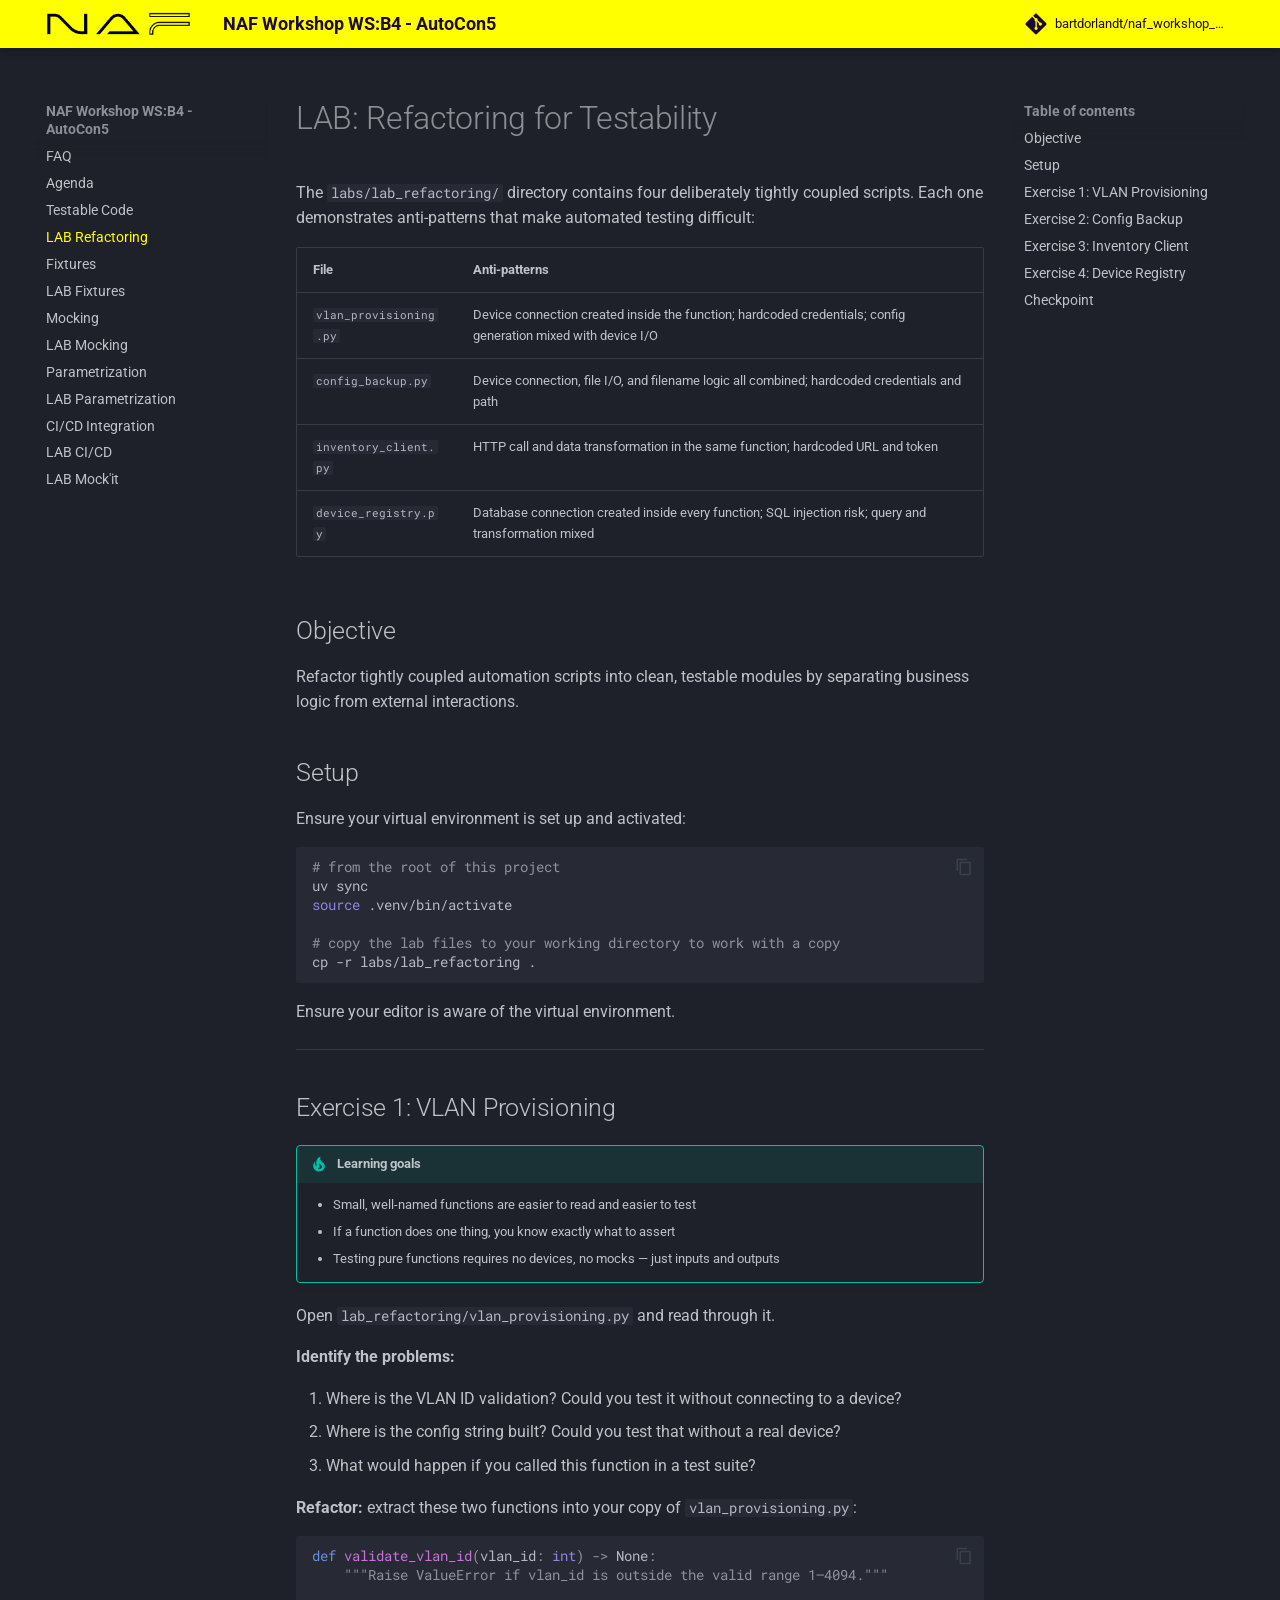
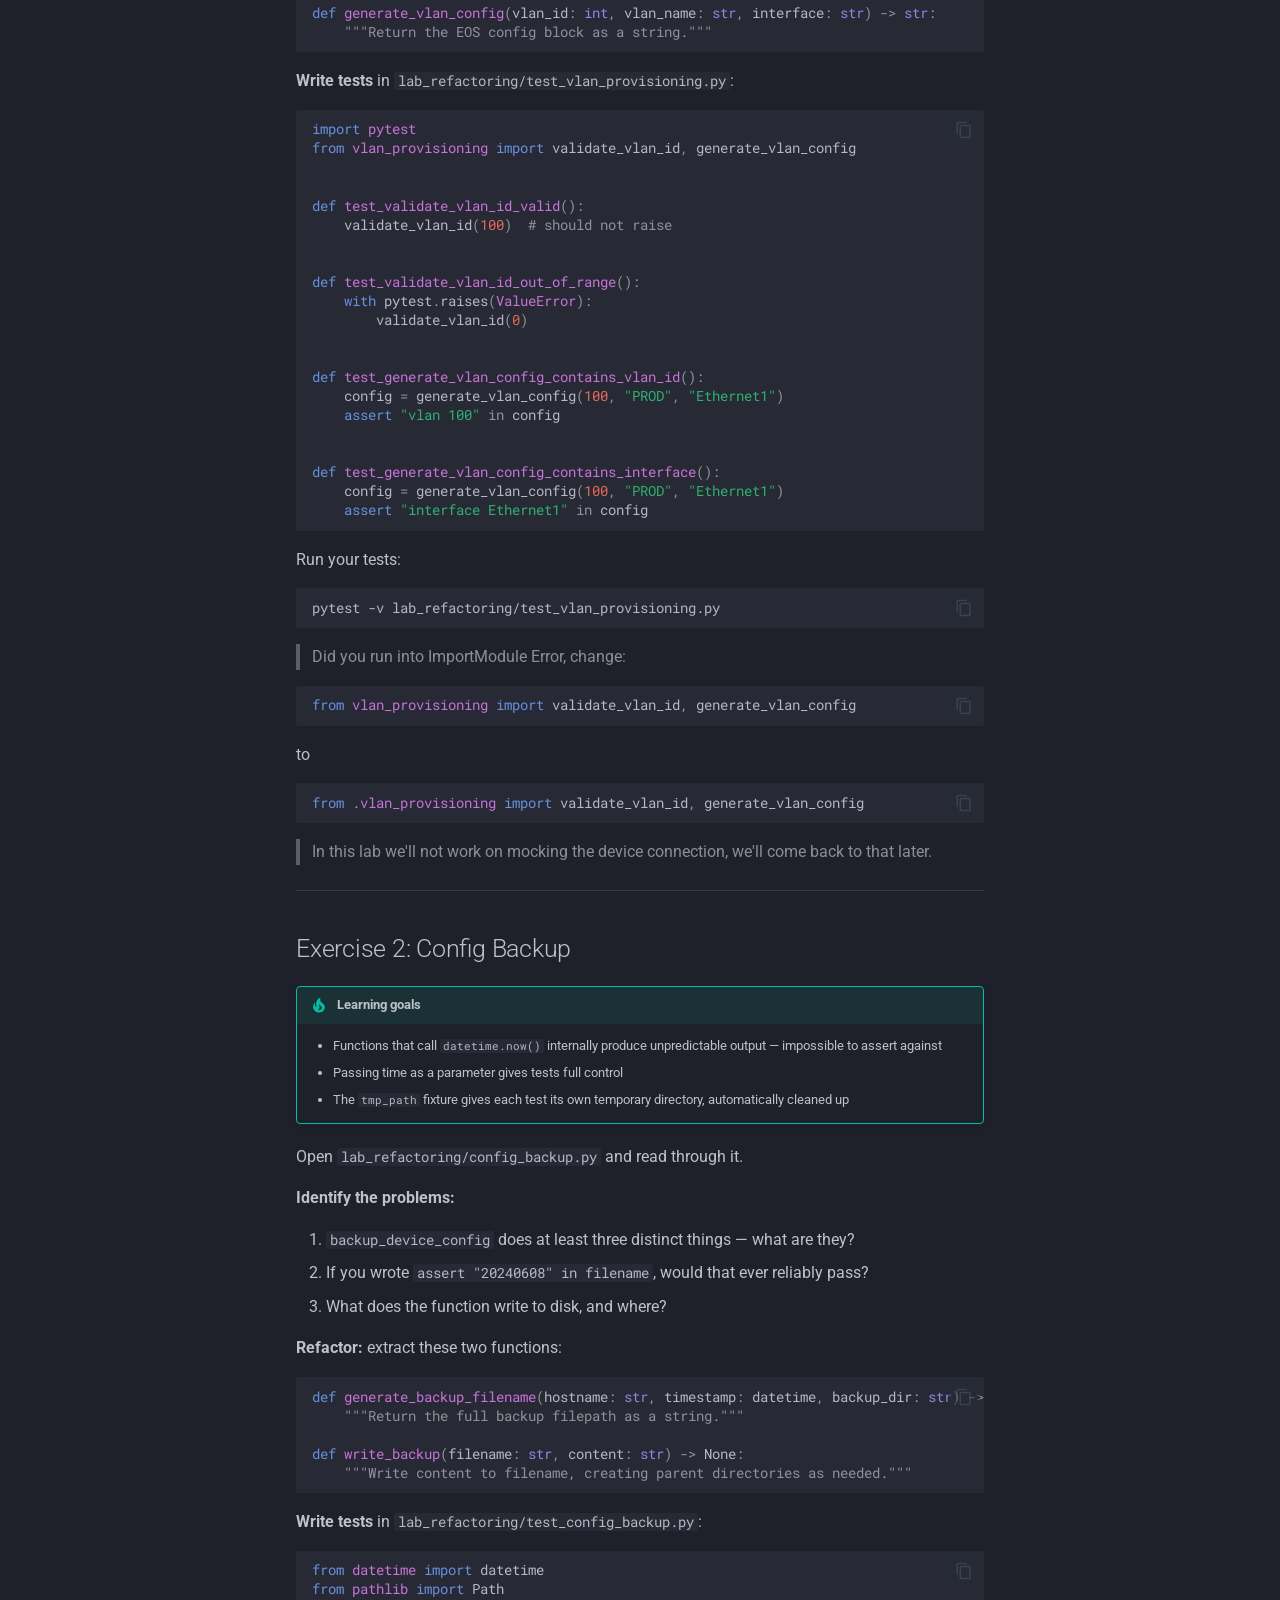
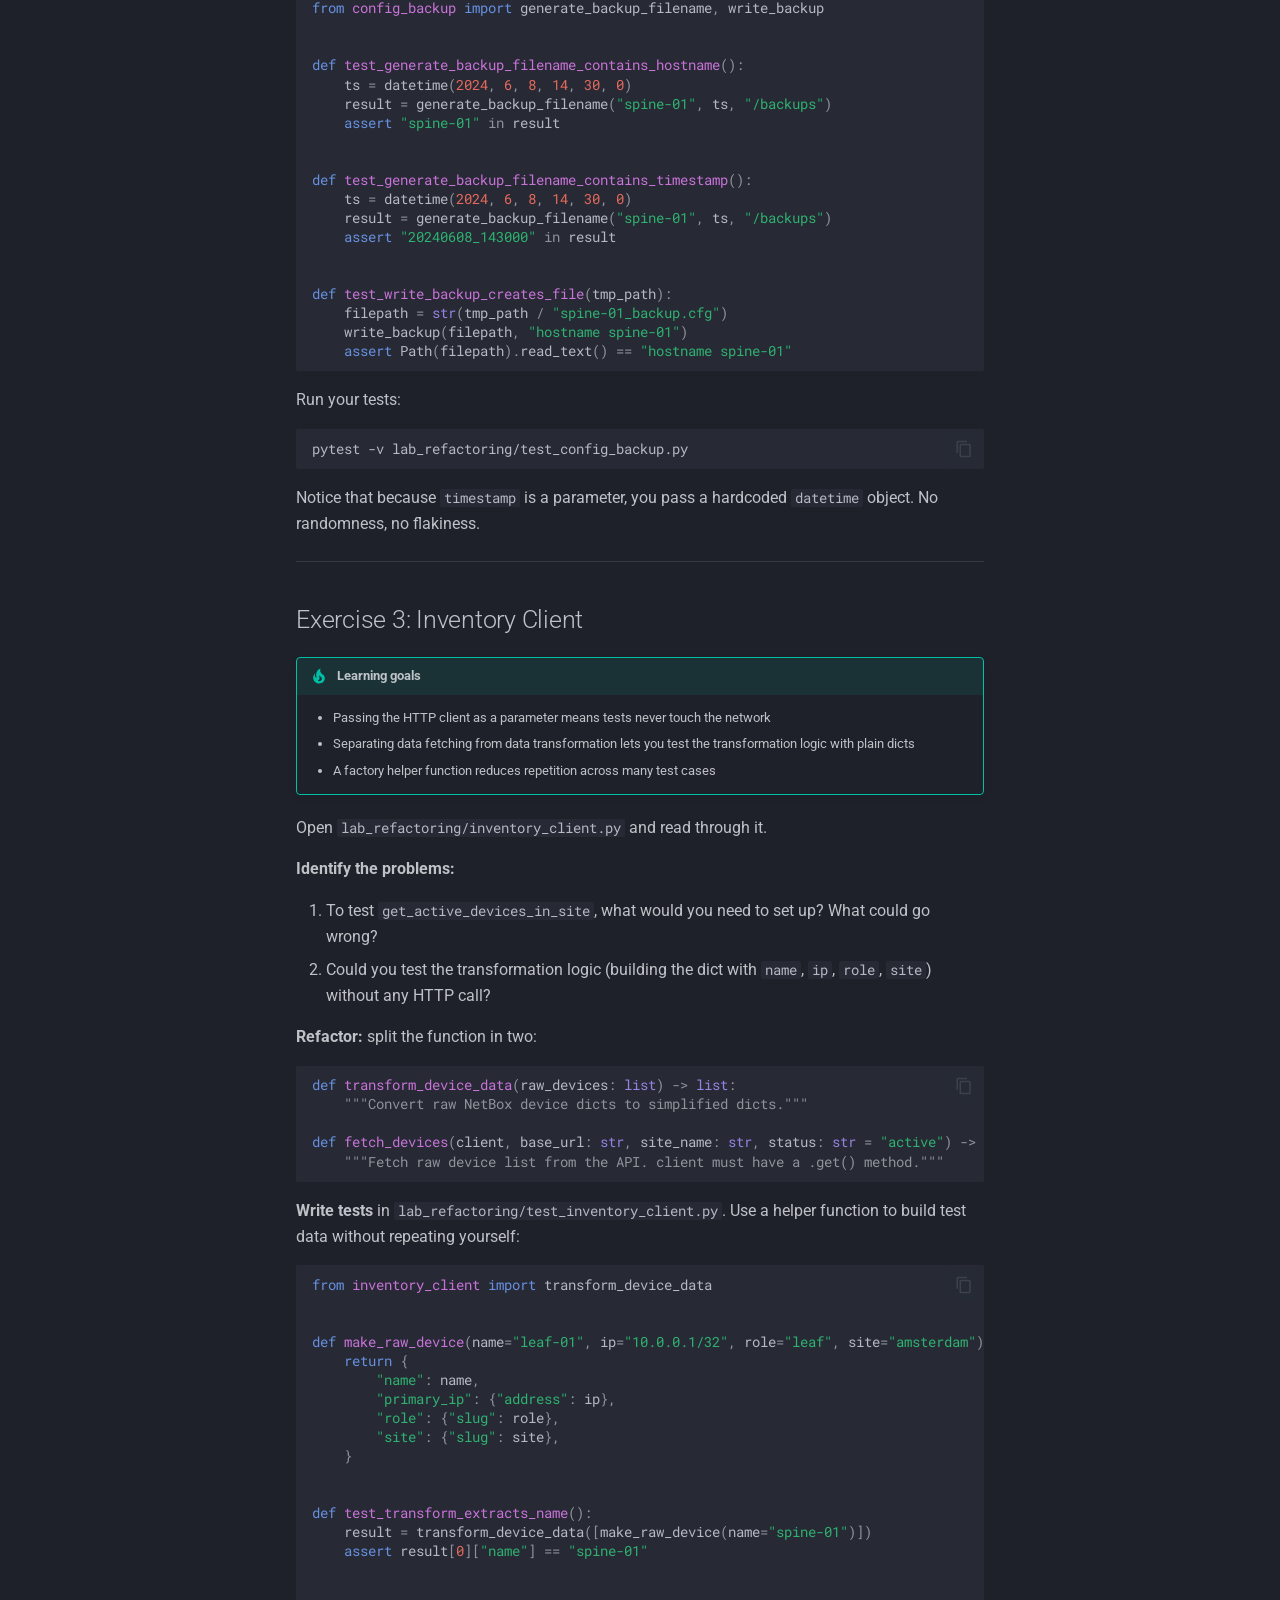
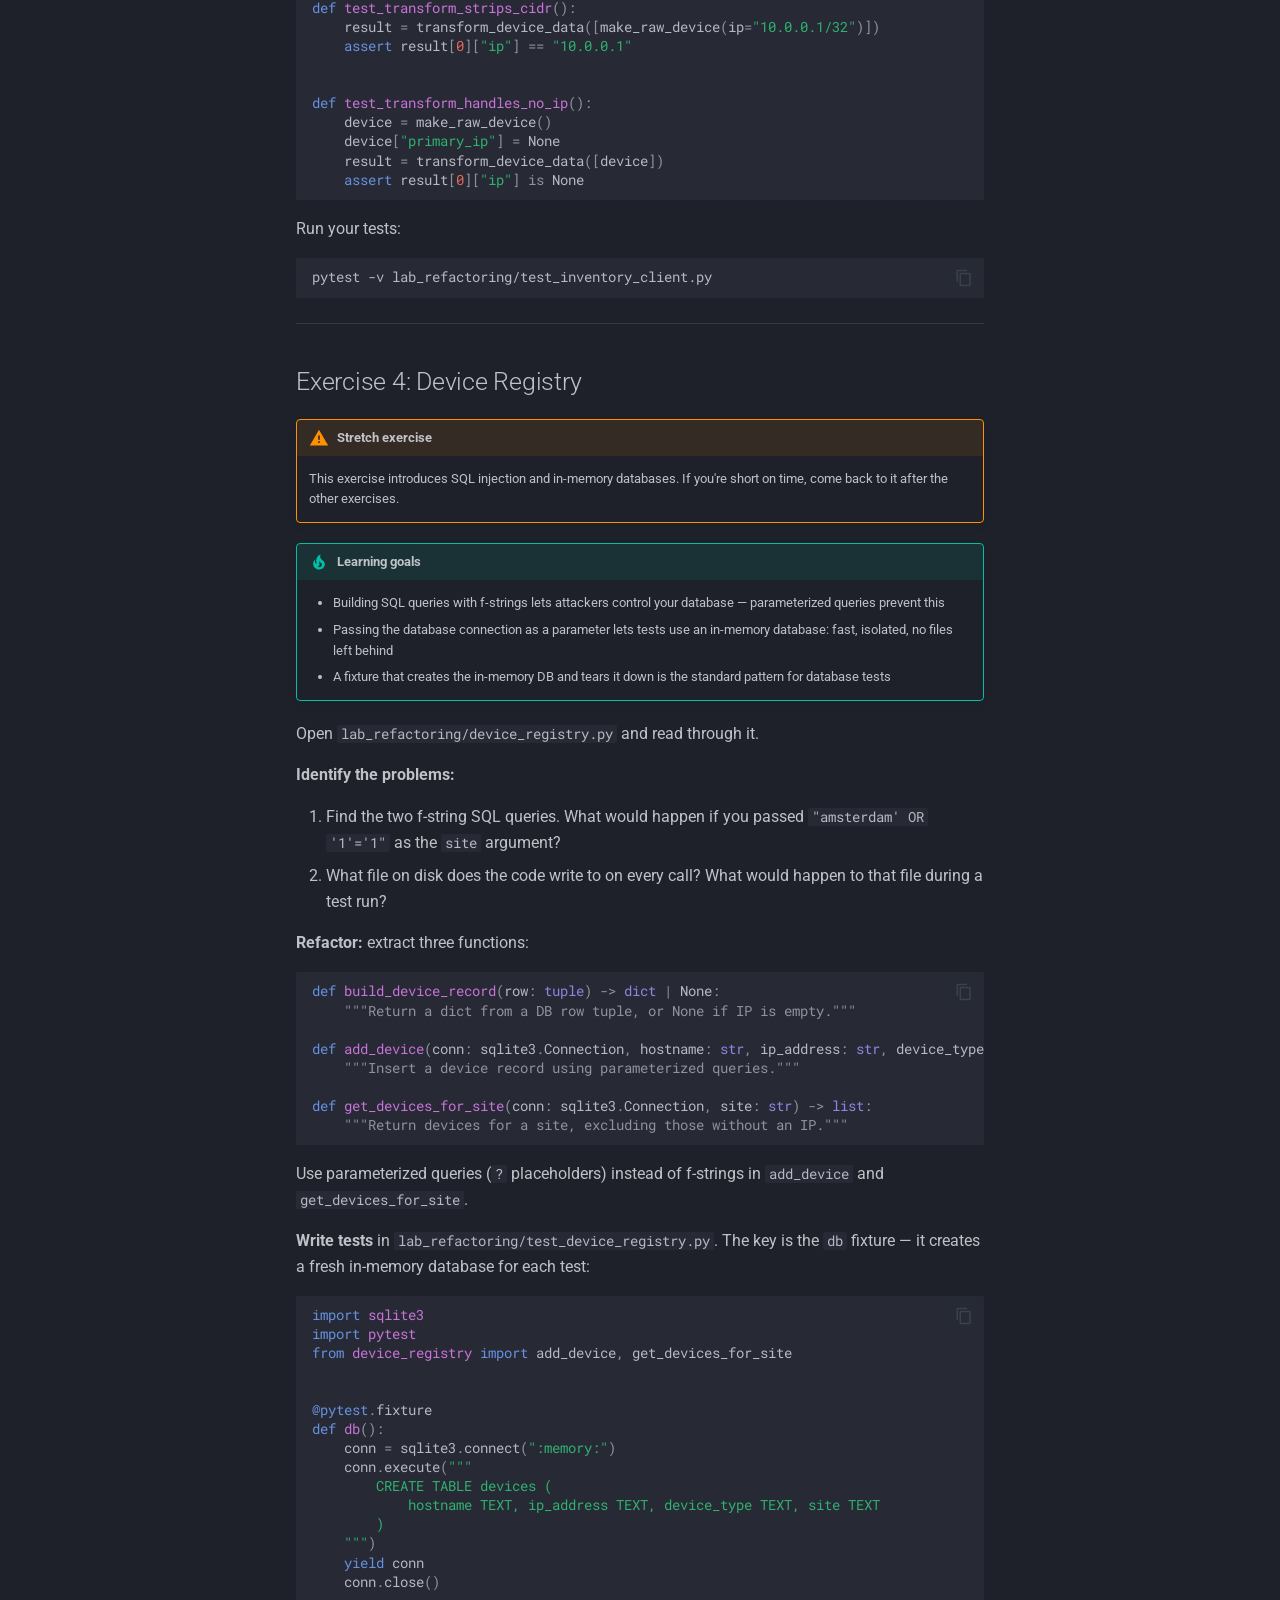
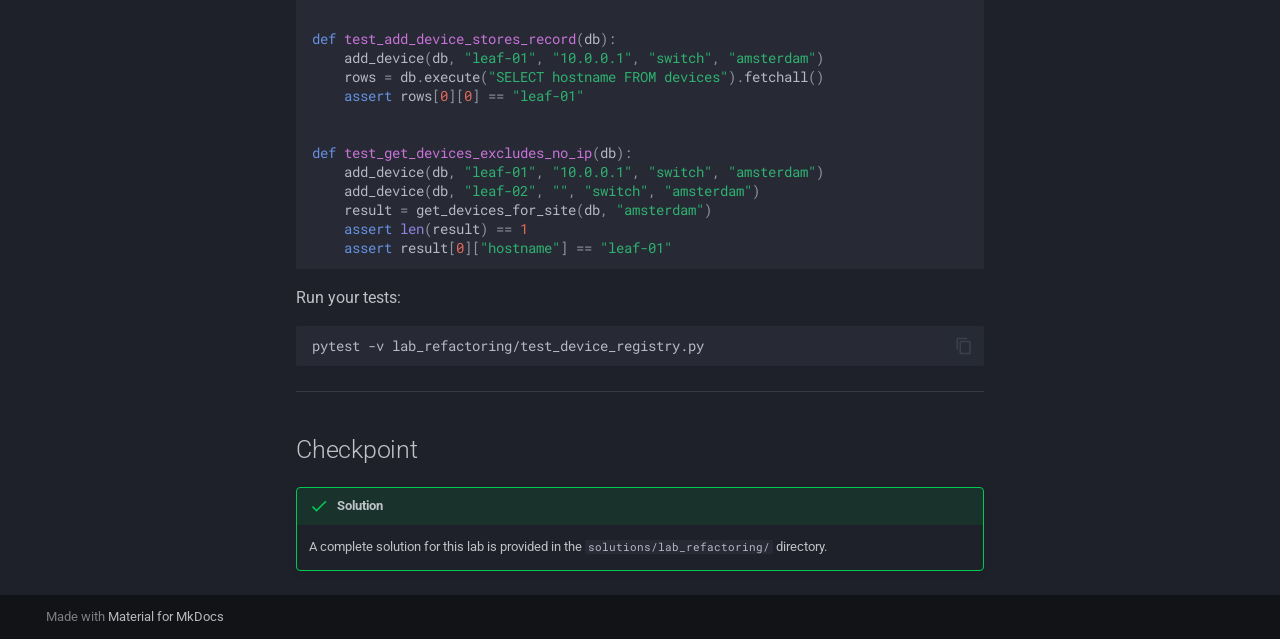
<file: lab_refactoring/index.html>
<!doctype html>
<html lang="en" class="no-js">
  <head>
    
      <meta charset="utf-8">
      <meta name="viewport" content="width=device-width,initial-scale=1">
      
        <meta name="description" content="It Works on My Machine — (Py)Test your Automation">
      
      
      
      
        <link rel="prev" href="../testable_code/">
      
      
        <link rel="next" href="../fixtures/">
      
      
        
      
      
      <link rel="icon" href="../img/favicon.png">
      <meta name="generator" content="mkdocs-1.6.1, mkdocs-material-9.7.6">
    
    
      
        <title>LAB Refactoring - NAF Workshop WS:B4 - AutoCon5</title>
      
    
    
      <link rel="stylesheet" href="../assets/stylesheets/main.484c7ddc.min.css">
      
        
        <link rel="stylesheet" href="../assets/stylesheets/palette.ab4e12ef.min.css">
      
      


    
    
      
    
    
      
        
        
        <link rel="preconnect" href="https://fonts.gstatic.com" crossorigin>
        <link rel="stylesheet" href="https://fonts.googleapis.com/css?family=Roboto:300,300i,400,400i,700,700i%7CRoboto+Mono:400,400i,700,700i&display=fallback">
        <style>:root{--md-text-font:"Roboto";--md-code-font:"Roboto Mono"}</style>
      
    
    
      <link rel="stylesheet" href="../stylesheets/extra.css">
    
    <script>__md_scope=new URL("..",location),__md_hash=e=>[...e].reduce(((e,_)=>(e<<5)-e+_.charCodeAt(0)),0),__md_get=(e,_=localStorage,t=__md_scope)=>JSON.parse(_.getItem(t.pathname+"."+e)),__md_set=(e,_,t=localStorage,a=__md_scope)=>{try{t.setItem(a.pathname+"."+e,JSON.stringify(_))}catch(e){}}</script>
    
      

    
    
  </head>
  
  
    
    
      
    
    
    
    
    <body dir="ltr" data-md-color-scheme="slate" data-md-color-primary="custom" data-md-color-accent="custom">
  
    
    <input class="md-toggle" data-md-toggle="drawer" type="checkbox" id="__drawer" autocomplete="off">
    <input class="md-toggle" data-md-toggle="search" type="checkbox" id="__search" autocomplete="off">
    <label class="md-overlay" for="__drawer"></label>
    <div data-md-component="skip">
      
        
        <a href="#lab-refactoring-for-testability" class="md-skip">
          Skip to content
        </a>
      
    </div>
    <div data-md-component="announce">
      
    </div>
    
    
      

  

<header class="md-header md-header--shadow" data-md-component="header">
  <nav class="md-header__inner md-grid" aria-label="Header">
    <a href=".." title="NAF Workshop WS:B4 - AutoCon5" class="md-header__button md-logo" aria-label="NAF Workshop WS:B4 - AutoCon5" data-md-component="logo">
      
  <img src="../img/NAF.png" alt="logo">

    </a>
    <label class="md-header__button md-icon" for="__drawer">
      
      <svg xmlns="http://www.w3.org/2000/svg" viewBox="0 0 24 24"><path d="M3 6h18v2H3zm0 5h18v2H3zm0 5h18v2H3z"/></svg>
    </label>
    <div class="md-header__title" data-md-component="header-title">
      <div class="md-header__ellipsis">
        <div class="md-header__topic">
          <span class="md-ellipsis">
            NAF Workshop WS:B4 - AutoCon5
          </span>
        </div>
        <div class="md-header__topic" data-md-component="header-topic">
          <span class="md-ellipsis">
            
              LAB Refactoring
            
          </span>
        </div>
      </div>
    </div>
    
      
        <form class="md-header__option" data-md-component="palette">
  
    
    
    
    <input class="md-option" data-md-color-media="" data-md-color-scheme="slate" data-md-color-primary="custom" data-md-color-accent="custom"  aria-hidden="true"  type="radio" name="__palette" id="__palette_0">
    
  
</form>
      
    
    
      <script>var palette=__md_get("__palette");if(palette&&palette.color){if("(prefers-color-scheme)"===palette.color.media){var media=matchMedia("(prefers-color-scheme: light)"),input=document.querySelector(media.matches?"[data-md-color-media='(prefers-color-scheme: light)']":"[data-md-color-media='(prefers-color-scheme: dark)']");palette.color.media=input.getAttribute("data-md-color-media"),palette.color.scheme=input.getAttribute("data-md-color-scheme"),palette.color.primary=input.getAttribute("data-md-color-primary"),palette.color.accent=input.getAttribute("data-md-color-accent")}for(var[key,value]of Object.entries(palette.color))document.body.setAttribute("data-md-color-"+key,value)}</script>
    
    
    
    
      <div class="md-header__source">
        <a href="https://github.com/bartdorlandt/naf_workshop_pytest" title="Go to repository" class="md-source" data-md-component="source">
  <div class="md-source__icon md-icon">
    
    <svg xmlns="http://www.w3.org/2000/svg" viewBox="0 0 448 512"><!--! Font Awesome Free 7.1.0 by @fontawesome - https://fontawesome.com License - https://fontawesome.com/license/free (Icons: CC BY 4.0, Fonts: SIL OFL 1.1, Code: MIT License) Copyright 2025 Fonticons, Inc.--><path d="M439.6 236.1 244 40.5c-5.4-5.5-12.8-8.5-20.4-8.5s-15 3-20.4 8.4L162.5 81l51.5 51.5c27.1-9.1 52.7 16.8 43.4 43.7l49.7 49.7c34.2-11.8 61.2 31 35.5 56.7-26.5 26.5-70.2-2.9-56-37.3L240.3 199v121.9c25.3 12.5 22.3 41.8 9.1 55-6.4 6.4-15.2 10.1-24.3 10.1s-17.8-3.6-24.3-10.1c-17.6-17.6-11.1-46.9 11.2-56v-123c-20.8-8.5-24.6-30.7-18.6-45L142.6 101 8.5 235.1C3 240.6 0 247.9 0 255.5s3 15 8.5 20.4l195.6 195.7c5.4 5.4 12.7 8.4 20.4 8.4s15-3 20.4-8.4l194.7-194.7c5.4-5.4 8.4-12.8 8.4-20.4s-3-15-8.4-20.4"/></svg>
  </div>
  <div class="md-source__repository">
    bartdorlandt/naf_workshop_pytest
  </div>
</a>
      </div>
    
  </nav>
  
</header>
    
    <div class="md-container" data-md-component="container">
      
      
        
          
        
      
      <main class="md-main" data-md-component="main">
        <div class="md-main__inner md-grid">
          
            
              
              <div class="md-sidebar md-sidebar--primary" data-md-component="sidebar" data-md-type="navigation" >
                <div class="md-sidebar__scrollwrap">
                  <div class="md-sidebar__inner">
                    



<nav class="md-nav md-nav--primary" aria-label="Navigation" data-md-level="0">
  <label class="md-nav__title" for="__drawer">
    <a href=".." title="NAF Workshop WS:B4 - AutoCon5" class="md-nav__button md-logo" aria-label="NAF Workshop WS:B4 - AutoCon5" data-md-component="logo">
      
  <img src="../img/NAF.png" alt="logo">

    </a>
    NAF Workshop WS:B4 - AutoCon5
  </label>
  
    <div class="md-nav__source">
      <a href="https://github.com/bartdorlandt/naf_workshop_pytest" title="Go to repository" class="md-source" data-md-component="source">
  <div class="md-source__icon md-icon">
    
    <svg xmlns="http://www.w3.org/2000/svg" viewBox="0 0 448 512"><!--! Font Awesome Free 7.1.0 by @fontawesome - https://fontawesome.com License - https://fontawesome.com/license/free (Icons: CC BY 4.0, Fonts: SIL OFL 1.1, Code: MIT License) Copyright 2025 Fonticons, Inc.--><path d="M439.6 236.1 244 40.5c-5.4-5.5-12.8-8.5-20.4-8.5s-15 3-20.4 8.4L162.5 81l51.5 51.5c27.1-9.1 52.7 16.8 43.4 43.7l49.7 49.7c34.2-11.8 61.2 31 35.5 56.7-26.5 26.5-70.2-2.9-56-37.3L240.3 199v121.9c25.3 12.5 22.3 41.8 9.1 55-6.4 6.4-15.2 10.1-24.3 10.1s-17.8-3.6-24.3-10.1c-17.6-17.6-11.1-46.9 11.2-56v-123c-20.8-8.5-24.6-30.7-18.6-45L142.6 101 8.5 235.1C3 240.6 0 247.9 0 255.5s3 15 8.5 20.4l195.6 195.7c5.4 5.4 12.7 8.4 20.4 8.4s15-3 20.4-8.4l194.7-194.7c5.4-5.4 8.4-12.8 8.4-20.4s-3-15-8.4-20.4"/></svg>
  </div>
  <div class="md-source__repository">
    bartdorlandt/naf_workshop_pytest
  </div>
</a>
    </div>
  
  <ul class="md-nav__list" data-md-scrollfix>
    
      
      
  
  
  
  
    <li class="md-nav__item">
      <a href=".." class="md-nav__link">
        
  
  
  <span class="md-ellipsis">
    
  
    FAQ
  

    
  </span>
  
  

      </a>
    </li>
  

    
      
      
  
  
  
  
    <li class="md-nav__item">
      <a href="../agenda/" class="md-nav__link">
        
  
  
  <span class="md-ellipsis">
    
  
    Agenda
  

    
  </span>
  
  

      </a>
    </li>
  

    
      
      
  
  
  
  
    <li class="md-nav__item">
      <a href="../testable_code/" class="md-nav__link">
        
  
  
  <span class="md-ellipsis">
    
  
    Testable Code
  

    
  </span>
  
  

      </a>
    </li>
  

    
      
      
  
  
    
  
  
  
    <li class="md-nav__item md-nav__item--active">
      
      <input class="md-nav__toggle md-toggle" type="checkbox" id="__toc">
      
      
        
      
      
        <label class="md-nav__link md-nav__link--active" for="__toc">
          
  
  
  <span class="md-ellipsis">
    
  
    LAB Refactoring
  

    
  </span>
  
  

          <span class="md-nav__icon md-icon"></span>
        </label>
      
      <a href="./" class="md-nav__link md-nav__link--active">
        
  
  
  <span class="md-ellipsis">
    
  
    LAB Refactoring
  

    
  </span>
  
  

      </a>
      
        

<nav class="md-nav md-nav--secondary" aria-label="Table of contents">
  
  
  
    
  
  
    <label class="md-nav__title" for="__toc">
      <span class="md-nav__icon md-icon"></span>
      Table of contents
    </label>
    <ul class="md-nav__list" data-md-component="toc" data-md-scrollfix>
      
        <li class="md-nav__item">
  <a href="#objective" class="md-nav__link">
    <span class="md-ellipsis">
      
        Objective
      
    </span>
  </a>
  
</li>
      
        <li class="md-nav__item">
  <a href="#setup" class="md-nav__link">
    <span class="md-ellipsis">
      
        Setup
      
    </span>
  </a>
  
</li>
      
        <li class="md-nav__item">
  <a href="#exercise-1-vlan-provisioning" class="md-nav__link">
    <span class="md-ellipsis">
      
        Exercise 1: VLAN Provisioning
      
    </span>
  </a>
  
</li>
      
        <li class="md-nav__item">
  <a href="#exercise-2-config-backup" class="md-nav__link">
    <span class="md-ellipsis">
      
        Exercise 2: Config Backup
      
    </span>
  </a>
  
</li>
      
        <li class="md-nav__item">
  <a href="#exercise-3-inventory-client" class="md-nav__link">
    <span class="md-ellipsis">
      
        Exercise 3: Inventory Client
      
    </span>
  </a>
  
</li>
      
        <li class="md-nav__item">
  <a href="#exercise-4-device-registry" class="md-nav__link">
    <span class="md-ellipsis">
      
        Exercise 4: Device Registry
      
    </span>
  </a>
  
</li>
      
        <li class="md-nav__item">
  <a href="#checkpoint" class="md-nav__link">
    <span class="md-ellipsis">
      
        Checkpoint
      
    </span>
  </a>
  
</li>
      
    </ul>
  
</nav>
      
    </li>
  

    
      
      
  
  
  
  
    <li class="md-nav__item">
      <a href="../fixtures/" class="md-nav__link">
        
  
  
  <span class="md-ellipsis">
    
  
    Fixtures
  

    
  </span>
  
  

      </a>
    </li>
  

    
      
      
  
  
  
  
    <li class="md-nav__item">
      <a href="../lab_fixtures/" class="md-nav__link">
        
  
  
  <span class="md-ellipsis">
    
  
    LAB Fixtures
  

    
  </span>
  
  

      </a>
    </li>
  

    
      
      
  
  
  
  
    <li class="md-nav__item">
      <a href="../mocking/" class="md-nav__link">
        
  
  
  <span class="md-ellipsis">
    
  
    Mocking
  

    
  </span>
  
  

      </a>
    </li>
  

    
      
      
  
  
  
  
    <li class="md-nav__item">
      <a href="../lab_mocking/" class="md-nav__link">
        
  
  
  <span class="md-ellipsis">
    
  
    LAB Mocking
  

    
  </span>
  
  

      </a>
    </li>
  

    
      
      
  
  
  
  
    <li class="md-nav__item">
      <a href="../parametrization/" class="md-nav__link">
        
  
  
  <span class="md-ellipsis">
    
  
    Parametrization
  

    
  </span>
  
  

      </a>
    </li>
  

    
      
      
  
  
  
  
    <li class="md-nav__item">
      <a href="../lab_parametrization/" class="md-nav__link">
        
  
  
  <span class="md-ellipsis">
    
  
    LAB Parametrization
  

    
  </span>
  
  

      </a>
    </li>
  

    
      
      
  
  
  
  
    <li class="md-nav__item">
      <a href="../cicd/" class="md-nav__link">
        
  
  
  <span class="md-ellipsis">
    
  
    CI/CD Integration
  

    
  </span>
  
  

      </a>
    </li>
  

    
      
      
  
  
  
  
    <li class="md-nav__item">
      <a href="../lab_cicd/" class="md-nav__link">
        
  
  
  <span class="md-ellipsis">
    
  
    LAB CI/CD
  

    
  </span>
  
  

      </a>
    </li>
  

    
      
      
  
  
  
  
    <li class="md-nav__item">
      <a href="../lab_mockit/" class="md-nav__link">
        
  
  
  <span class="md-ellipsis">
    
  
    LAB Mock'it
  

    
  </span>
  
  

      </a>
    </li>
  

    
  </ul>
</nav>
                  </div>
                </div>
              </div>
            
            
              
              <div class="md-sidebar md-sidebar--secondary" data-md-component="sidebar" data-md-type="toc" >
                <div class="md-sidebar__scrollwrap">
                  <div class="md-sidebar__inner">
                    

<nav class="md-nav md-nav--secondary" aria-label="Table of contents">
  
  
  
    
  
  
    <label class="md-nav__title" for="__toc">
      <span class="md-nav__icon md-icon"></span>
      Table of contents
    </label>
    <ul class="md-nav__list" data-md-component="toc" data-md-scrollfix>
      
        <li class="md-nav__item">
  <a href="#objective" class="md-nav__link">
    <span class="md-ellipsis">
      
        Objective
      
    </span>
  </a>
  
</li>
      
        <li class="md-nav__item">
  <a href="#setup" class="md-nav__link">
    <span class="md-ellipsis">
      
        Setup
      
    </span>
  </a>
  
</li>
      
        <li class="md-nav__item">
  <a href="#exercise-1-vlan-provisioning" class="md-nav__link">
    <span class="md-ellipsis">
      
        Exercise 1: VLAN Provisioning
      
    </span>
  </a>
  
</li>
      
        <li class="md-nav__item">
  <a href="#exercise-2-config-backup" class="md-nav__link">
    <span class="md-ellipsis">
      
        Exercise 2: Config Backup
      
    </span>
  </a>
  
</li>
      
        <li class="md-nav__item">
  <a href="#exercise-3-inventory-client" class="md-nav__link">
    <span class="md-ellipsis">
      
        Exercise 3: Inventory Client
      
    </span>
  </a>
  
</li>
      
        <li class="md-nav__item">
  <a href="#exercise-4-device-registry" class="md-nav__link">
    <span class="md-ellipsis">
      
        Exercise 4: Device Registry
      
    </span>
  </a>
  
</li>
      
        <li class="md-nav__item">
  <a href="#checkpoint" class="md-nav__link">
    <span class="md-ellipsis">
      
        Checkpoint
      
    </span>
  </a>
  
</li>
      
    </ul>
  
</nav>
                  </div>
                </div>
              </div>
            
          
          
            <div class="md-content" data-md-component="content">
              
              <article class="md-content__inner md-typeset">
                
                  


  
  


<h1 id="lab-refactoring-for-testability">LAB: Refactoring for Testability</h1>
<p>The <code>labs/lab_refactoring/</code> directory contains four deliberately tightly coupled scripts. Each one demonstrates anti-patterns that make automated testing difficult:</p>
<table>
<thead>
<tr>
<th>File</th>
<th>Anti-patterns</th>
</tr>
</thead>
<tbody>
<tr>
<td><code>vlan_provisioning.py</code></td>
<td>Device connection created inside the function; hardcoded credentials; config generation mixed with device I/O</td>
</tr>
<tr>
<td><code>config_backup.py</code></td>
<td>Device connection, file I/O, and filename logic all combined; hardcoded credentials and path</td>
</tr>
<tr>
<td><code>inventory_client.py</code></td>
<td>HTTP call and data transformation in the same function; hardcoded URL and token</td>
</tr>
<tr>
<td><code>device_registry.py</code></td>
<td>Database connection created inside every function; SQL injection risk; query and transformation mixed</td>
</tr>
</tbody>
</table>
<h2 id="objective">Objective</h2>
<p>Refactor tightly coupled automation scripts into clean, testable modules by separating business logic from external interactions.</p>
<h2 id="setup">Setup</h2>
<p>Ensure your virtual environment is set up and activated:</p>
<div class="highlight"><pre><span></span><code><span class="c1"># from the root of this project</span>
uv<span class="w"> </span>sync
<span class="nb">source</span><span class="w"> </span>.venv/bin/activate

<span class="c1"># copy the lab files to your working directory to work with a copy</span>
cp<span class="w"> </span>-r<span class="w"> </span>labs/lab_refactoring<span class="w"> </span>.
</code></pre></div>
<p>Ensure your editor is aware of the virtual environment.</p>
<hr />
<h2 id="exercise-1-vlan-provisioning">Exercise 1: VLAN Provisioning</h2>
<div class="admonition tip">
<p class="admonition-title">Learning goals</p>
<ul>
<li>Small, well-named functions are easier to read and easier to test</li>
<li>If a function does one thing, you know exactly what to assert</li>
<li>Testing pure functions requires no devices, no mocks — just inputs and outputs</li>
</ul>
</div>
<p>Open <code>lab_refactoring/vlan_provisioning.py</code> and read through it.</p>
<p><strong>Identify the problems:</strong></p>
<ol>
<li>Where is the VLAN ID validation? Could you test it without connecting to a device?</li>
<li>Where is the config string built? Could you test that without a real device?</li>
<li>What would happen if you called this function in a test suite?</li>
</ol>
<p><strong>Refactor:</strong> extract these two functions into your copy of <code>vlan_provisioning.py</code>:</p>
<div class="highlight"><pre><span></span><code><span class="k">def</span><span class="w"> </span><span class="nf">validate_vlan_id</span><span class="p">(</span><span class="n">vlan_id</span><span class="p">:</span> <span class="nb">int</span><span class="p">)</span> <span class="o">-&gt;</span> <span class="kc">None</span><span class="p">:</span>
<span class="w">    </span><span class="sd">&quot;&quot;&quot;Raise ValueError if vlan_id is outside the valid range 1–4094.&quot;&quot;&quot;</span>

<span class="k">def</span><span class="w"> </span><span class="nf">generate_vlan_config</span><span class="p">(</span><span class="n">vlan_id</span><span class="p">:</span> <span class="nb">int</span><span class="p">,</span> <span class="n">vlan_name</span><span class="p">:</span> <span class="nb">str</span><span class="p">,</span> <span class="n">interface</span><span class="p">:</span> <span class="nb">str</span><span class="p">)</span> <span class="o">-&gt;</span> <span class="nb">str</span><span class="p">:</span>
<span class="w">    </span><span class="sd">&quot;&quot;&quot;Return the EOS config block as a string.&quot;&quot;&quot;</span>
</code></pre></div>
<p><strong>Write tests</strong> in <code>lab_refactoring/test_vlan_provisioning.py</code>:</p>
<div class="highlight"><pre><span></span><code><span class="kn">import</span><span class="w"> </span><span class="nn">pytest</span>
<span class="kn">from</span><span class="w"> </span><span class="nn">vlan_provisioning</span><span class="w"> </span><span class="kn">import</span> <span class="n">validate_vlan_id</span><span class="p">,</span> <span class="n">generate_vlan_config</span>


<span class="k">def</span><span class="w"> </span><span class="nf">test_validate_vlan_id_valid</span><span class="p">():</span>
    <span class="n">validate_vlan_id</span><span class="p">(</span><span class="mi">100</span><span class="p">)</span>  <span class="c1"># should not raise</span>


<span class="k">def</span><span class="w"> </span><span class="nf">test_validate_vlan_id_out_of_range</span><span class="p">():</span>
    <span class="k">with</span> <span class="n">pytest</span><span class="o">.</span><span class="n">raises</span><span class="p">(</span><span class="ne">ValueError</span><span class="p">):</span>
        <span class="n">validate_vlan_id</span><span class="p">(</span><span class="mi">0</span><span class="p">)</span>


<span class="k">def</span><span class="w"> </span><span class="nf">test_generate_vlan_config_contains_vlan_id</span><span class="p">():</span>
    <span class="n">config</span> <span class="o">=</span> <span class="n">generate_vlan_config</span><span class="p">(</span><span class="mi">100</span><span class="p">,</span> <span class="s2">&quot;PROD&quot;</span><span class="p">,</span> <span class="s2">&quot;Ethernet1&quot;</span><span class="p">)</span>
    <span class="k">assert</span> <span class="s2">&quot;vlan 100&quot;</span> <span class="ow">in</span> <span class="n">config</span>


<span class="k">def</span><span class="w"> </span><span class="nf">test_generate_vlan_config_contains_interface</span><span class="p">():</span>
    <span class="n">config</span> <span class="o">=</span> <span class="n">generate_vlan_config</span><span class="p">(</span><span class="mi">100</span><span class="p">,</span> <span class="s2">&quot;PROD&quot;</span><span class="p">,</span> <span class="s2">&quot;Ethernet1&quot;</span><span class="p">)</span>
    <span class="k">assert</span> <span class="s2">&quot;interface Ethernet1&quot;</span> <span class="ow">in</span> <span class="n">config</span>
</code></pre></div>
<p>Run your tests:</p>
<div class="highlight"><pre><span></span><code>pytest<span class="w"> </span>-v<span class="w"> </span>lab_refactoring/test_vlan_provisioning.py
</code></pre></div>
<blockquote>
<p>Did you run into ImportModule Error, change:</p>
</blockquote>
<p><div class="highlight"><pre><span></span><code><span class="kn">from</span><span class="w"> </span><span class="nn">vlan_provisioning</span><span class="w"> </span><span class="kn">import</span> <span class="n">validate_vlan_id</span><span class="p">,</span> <span class="n">generate_vlan_config</span>
</code></pre></div>
to</p>
<div class="highlight"><pre><span></span><code><span class="kn">from</span><span class="w"> </span><span class="nn">.vlan_provisioning</span><span class="w"> </span><span class="kn">import</span> <span class="n">validate_vlan_id</span><span class="p">,</span> <span class="n">generate_vlan_config</span>
</code></pre></div>
<blockquote>
<p>In this lab we'll not work on mocking the device connection, we'll come back to that later.</p>
</blockquote>
<hr />
<h2 id="exercise-2-config-backup">Exercise 2: Config Backup</h2>
<div class="admonition tip">
<p class="admonition-title">Learning goals</p>
<ul>
<li>Functions that call <code>datetime.now()</code> internally produce unpredictable output — impossible to assert against</li>
<li>Passing time as a parameter gives tests full control</li>
<li>The <code>tmp_path</code> fixture gives each test its own temporary directory, automatically cleaned up</li>
</ul>
</div>
<p>Open <code>lab_refactoring/config_backup.py</code> and read through it.</p>
<p><strong>Identify the problems:</strong></p>
<ol>
<li><code>backup_device_config</code> does at least three distinct things — what are they?</li>
<li>If you wrote <code>assert "20240608" in filename</code>, would that ever reliably pass?</li>
<li>What does the function write to disk, and where?</li>
</ol>
<p><strong>Refactor:</strong> extract these two functions:</p>
<div class="highlight"><pre><span></span><code><span class="k">def</span><span class="w"> </span><span class="nf">generate_backup_filename</span><span class="p">(</span><span class="n">hostname</span><span class="p">:</span> <span class="nb">str</span><span class="p">,</span> <span class="n">timestamp</span><span class="p">:</span> <span class="n">datetime</span><span class="p">,</span> <span class="n">backup_dir</span><span class="p">:</span> <span class="nb">str</span><span class="p">)</span> <span class="o">-&gt;</span> <span class="nb">str</span><span class="p">:</span>
<span class="w">    </span><span class="sd">&quot;&quot;&quot;Return the full backup filepath as a string.&quot;&quot;&quot;</span>

<span class="k">def</span><span class="w"> </span><span class="nf">write_backup</span><span class="p">(</span><span class="n">filename</span><span class="p">:</span> <span class="nb">str</span><span class="p">,</span> <span class="n">content</span><span class="p">:</span> <span class="nb">str</span><span class="p">)</span> <span class="o">-&gt;</span> <span class="kc">None</span><span class="p">:</span>
<span class="w">    </span><span class="sd">&quot;&quot;&quot;Write content to filename, creating parent directories as needed.&quot;&quot;&quot;</span>
</code></pre></div>
<p><strong>Write tests</strong> in <code>lab_refactoring/test_config_backup.py</code>:</p>
<div class="highlight"><pre><span></span><code><span class="kn">from</span><span class="w"> </span><span class="nn">datetime</span><span class="w"> </span><span class="kn">import</span> <span class="n">datetime</span>
<span class="kn">from</span><span class="w"> </span><span class="nn">pathlib</span><span class="w"> </span><span class="kn">import</span> <span class="n">Path</span>
<span class="kn">from</span><span class="w"> </span><span class="nn">config_backup</span><span class="w"> </span><span class="kn">import</span> <span class="n">generate_backup_filename</span><span class="p">,</span> <span class="n">write_backup</span>


<span class="k">def</span><span class="w"> </span><span class="nf">test_generate_backup_filename_contains_hostname</span><span class="p">():</span>
    <span class="n">ts</span> <span class="o">=</span> <span class="n">datetime</span><span class="p">(</span><span class="mi">2024</span><span class="p">,</span> <span class="mi">6</span><span class="p">,</span> <span class="mi">8</span><span class="p">,</span> <span class="mi">14</span><span class="p">,</span> <span class="mi">30</span><span class="p">,</span> <span class="mi">0</span><span class="p">)</span>
    <span class="n">result</span> <span class="o">=</span> <span class="n">generate_backup_filename</span><span class="p">(</span><span class="s2">&quot;spine-01&quot;</span><span class="p">,</span> <span class="n">ts</span><span class="p">,</span> <span class="s2">&quot;/backups&quot;</span><span class="p">)</span>
    <span class="k">assert</span> <span class="s2">&quot;spine-01&quot;</span> <span class="ow">in</span> <span class="n">result</span>


<span class="k">def</span><span class="w"> </span><span class="nf">test_generate_backup_filename_contains_timestamp</span><span class="p">():</span>
    <span class="n">ts</span> <span class="o">=</span> <span class="n">datetime</span><span class="p">(</span><span class="mi">2024</span><span class="p">,</span> <span class="mi">6</span><span class="p">,</span> <span class="mi">8</span><span class="p">,</span> <span class="mi">14</span><span class="p">,</span> <span class="mi">30</span><span class="p">,</span> <span class="mi">0</span><span class="p">)</span>
    <span class="n">result</span> <span class="o">=</span> <span class="n">generate_backup_filename</span><span class="p">(</span><span class="s2">&quot;spine-01&quot;</span><span class="p">,</span> <span class="n">ts</span><span class="p">,</span> <span class="s2">&quot;/backups&quot;</span><span class="p">)</span>
    <span class="k">assert</span> <span class="s2">&quot;20240608_143000&quot;</span> <span class="ow">in</span> <span class="n">result</span>


<span class="k">def</span><span class="w"> </span><span class="nf">test_write_backup_creates_file</span><span class="p">(</span><span class="n">tmp_path</span><span class="p">):</span>
    <span class="n">filepath</span> <span class="o">=</span> <span class="nb">str</span><span class="p">(</span><span class="n">tmp_path</span> <span class="o">/</span> <span class="s2">&quot;spine-01_backup.cfg&quot;</span><span class="p">)</span>
    <span class="n">write_backup</span><span class="p">(</span><span class="n">filepath</span><span class="p">,</span> <span class="s2">&quot;hostname spine-01&quot;</span><span class="p">)</span>
    <span class="k">assert</span> <span class="n">Path</span><span class="p">(</span><span class="n">filepath</span><span class="p">)</span><span class="o">.</span><span class="n">read_text</span><span class="p">()</span> <span class="o">==</span> <span class="s2">&quot;hostname spine-01&quot;</span>
</code></pre></div>
<p>Run your tests:</p>
<div class="highlight"><pre><span></span><code>pytest<span class="w"> </span>-v<span class="w"> </span>lab_refactoring/test_config_backup.py
</code></pre></div>
<p>Notice that because <code>timestamp</code> is a parameter, you pass a hardcoded <code>datetime</code> object. No randomness, no flakiness.</p>
<hr />
<h2 id="exercise-3-inventory-client">Exercise 3: Inventory Client</h2>
<div class="admonition tip">
<p class="admonition-title">Learning goals</p>
<ul>
<li>Passing the HTTP client as a parameter means tests never touch the network</li>
<li>Separating data fetching from data transformation lets you test the transformation logic with plain dicts</li>
<li>A factory helper function reduces repetition across many test cases</li>
</ul>
</div>
<p>Open <code>lab_refactoring/inventory_client.py</code> and read through it.</p>
<p><strong>Identify the problems:</strong></p>
<ol>
<li>To test <code>get_active_devices_in_site</code>, what would you need to set up? What could go wrong?</li>
<li>Could you test the transformation logic (building the dict with <code>name</code>, <code>ip</code>, <code>role</code>, <code>site</code>) without any HTTP call?</li>
</ol>
<p><strong>Refactor:</strong> split the function in two:</p>
<div class="highlight"><pre><span></span><code><span class="k">def</span><span class="w"> </span><span class="nf">transform_device_data</span><span class="p">(</span><span class="n">raw_devices</span><span class="p">:</span> <span class="nb">list</span><span class="p">)</span> <span class="o">-&gt;</span> <span class="nb">list</span><span class="p">:</span>
<span class="w">    </span><span class="sd">&quot;&quot;&quot;Convert raw NetBox device dicts to simplified dicts.&quot;&quot;&quot;</span>

<span class="k">def</span><span class="w"> </span><span class="nf">fetch_devices</span><span class="p">(</span><span class="n">client</span><span class="p">,</span> <span class="n">base_url</span><span class="p">:</span> <span class="nb">str</span><span class="p">,</span> <span class="n">site_name</span><span class="p">:</span> <span class="nb">str</span><span class="p">,</span> <span class="n">status</span><span class="p">:</span> <span class="nb">str</span> <span class="o">=</span> <span class="s2">&quot;active&quot;</span><span class="p">)</span> <span class="o">-&gt;</span> <span class="nb">list</span><span class="p">:</span>
<span class="w">    </span><span class="sd">&quot;&quot;&quot;Fetch raw device list from the API. client must have a .get() method.&quot;&quot;&quot;</span>
</code></pre></div>
<p><strong>Write tests</strong> in <code>lab_refactoring/test_inventory_client.py</code>. Use a helper function to build test data without repeating yourself:</p>
<div class="highlight"><pre><span></span><code><span class="kn">from</span><span class="w"> </span><span class="nn">inventory_client</span><span class="w"> </span><span class="kn">import</span> <span class="n">transform_device_data</span>


<span class="k">def</span><span class="w"> </span><span class="nf">make_raw_device</span><span class="p">(</span><span class="n">name</span><span class="o">=</span><span class="s2">&quot;leaf-01&quot;</span><span class="p">,</span> <span class="n">ip</span><span class="o">=</span><span class="s2">&quot;10.0.0.1/32&quot;</span><span class="p">,</span> <span class="n">role</span><span class="o">=</span><span class="s2">&quot;leaf&quot;</span><span class="p">,</span> <span class="n">site</span><span class="o">=</span><span class="s2">&quot;amsterdam&quot;</span><span class="p">):</span>
    <span class="k">return</span> <span class="p">{</span>
        <span class="s2">&quot;name&quot;</span><span class="p">:</span> <span class="n">name</span><span class="p">,</span>
        <span class="s2">&quot;primary_ip&quot;</span><span class="p">:</span> <span class="p">{</span><span class="s2">&quot;address&quot;</span><span class="p">:</span> <span class="n">ip</span><span class="p">},</span>
        <span class="s2">&quot;role&quot;</span><span class="p">:</span> <span class="p">{</span><span class="s2">&quot;slug&quot;</span><span class="p">:</span> <span class="n">role</span><span class="p">},</span>
        <span class="s2">&quot;site&quot;</span><span class="p">:</span> <span class="p">{</span><span class="s2">&quot;slug&quot;</span><span class="p">:</span> <span class="n">site</span><span class="p">},</span>
    <span class="p">}</span>


<span class="k">def</span><span class="w"> </span><span class="nf">test_transform_extracts_name</span><span class="p">():</span>
    <span class="n">result</span> <span class="o">=</span> <span class="n">transform_device_data</span><span class="p">([</span><span class="n">make_raw_device</span><span class="p">(</span><span class="n">name</span><span class="o">=</span><span class="s2">&quot;spine-01&quot;</span><span class="p">)])</span>
    <span class="k">assert</span> <span class="n">result</span><span class="p">[</span><span class="mi">0</span><span class="p">][</span><span class="s2">&quot;name&quot;</span><span class="p">]</span> <span class="o">==</span> <span class="s2">&quot;spine-01&quot;</span>


<span class="k">def</span><span class="w"> </span><span class="nf">test_transform_strips_cidr</span><span class="p">():</span>
    <span class="n">result</span> <span class="o">=</span> <span class="n">transform_device_data</span><span class="p">([</span><span class="n">make_raw_device</span><span class="p">(</span><span class="n">ip</span><span class="o">=</span><span class="s2">&quot;10.0.0.1/32&quot;</span><span class="p">)])</span>
    <span class="k">assert</span> <span class="n">result</span><span class="p">[</span><span class="mi">0</span><span class="p">][</span><span class="s2">&quot;ip&quot;</span><span class="p">]</span> <span class="o">==</span> <span class="s2">&quot;10.0.0.1&quot;</span>


<span class="k">def</span><span class="w"> </span><span class="nf">test_transform_handles_no_ip</span><span class="p">():</span>
    <span class="n">device</span> <span class="o">=</span> <span class="n">make_raw_device</span><span class="p">()</span>
    <span class="n">device</span><span class="p">[</span><span class="s2">&quot;primary_ip&quot;</span><span class="p">]</span> <span class="o">=</span> <span class="kc">None</span>
    <span class="n">result</span> <span class="o">=</span> <span class="n">transform_device_data</span><span class="p">([</span><span class="n">device</span><span class="p">])</span>
    <span class="k">assert</span> <span class="n">result</span><span class="p">[</span><span class="mi">0</span><span class="p">][</span><span class="s2">&quot;ip&quot;</span><span class="p">]</span> <span class="ow">is</span> <span class="kc">None</span>
</code></pre></div>
<p>Run your tests:</p>
<div class="highlight"><pre><span></span><code>pytest<span class="w"> </span>-v<span class="w"> </span>lab_refactoring/test_inventory_client.py
</code></pre></div>
<hr />
<h2 id="exercise-4-device-registry">Exercise 4: Device Registry</h2>
<div class="admonition warning">
<p class="admonition-title">Stretch exercise</p>
<p>This exercise introduces SQL injection and in-memory databases. If you're short on time, come back to it after the other exercises.</p>
</div>
<div class="admonition tip">
<p class="admonition-title">Learning goals</p>
<ul>
<li>Building SQL queries with f-strings lets attackers control your database — parameterized queries prevent this</li>
<li>Passing the database connection as a parameter lets tests use an in-memory database: fast, isolated, no files left behind</li>
<li>A fixture that creates the in-memory DB and tears it down is the standard pattern for database tests</li>
</ul>
</div>
<p>Open <code>lab_refactoring/device_registry.py</code> and read through it.</p>
<p><strong>Identify the problems:</strong></p>
<ol>
<li>Find the two f-string SQL queries. What would happen if you passed <code>"amsterdam' OR '1'='1"</code> as the <code>site</code> argument?</li>
<li>What file on disk does the code write to on every call? What would happen to that file during a test run?</li>
</ol>
<p><strong>Refactor:</strong> extract three functions:</p>
<div class="highlight"><pre><span></span><code><span class="k">def</span><span class="w"> </span><span class="nf">build_device_record</span><span class="p">(</span><span class="n">row</span><span class="p">:</span> <span class="nb">tuple</span><span class="p">)</span> <span class="o">-&gt;</span> <span class="nb">dict</span> <span class="o">|</span> <span class="kc">None</span><span class="p">:</span>
<span class="w">    </span><span class="sd">&quot;&quot;&quot;Return a dict from a DB row tuple, or None if IP is empty.&quot;&quot;&quot;</span>

<span class="k">def</span><span class="w"> </span><span class="nf">add_device</span><span class="p">(</span><span class="n">conn</span><span class="p">:</span> <span class="n">sqlite3</span><span class="o">.</span><span class="n">Connection</span><span class="p">,</span> <span class="n">hostname</span><span class="p">:</span> <span class="nb">str</span><span class="p">,</span> <span class="n">ip_address</span><span class="p">:</span> <span class="nb">str</span><span class="p">,</span> <span class="n">device_type</span><span class="p">:</span> <span class="nb">str</span><span class="p">,</span> <span class="n">site</span><span class="p">:</span> <span class="nb">str</span><span class="p">)</span> <span class="o">-&gt;</span> <span class="kc">None</span><span class="p">:</span>
<span class="w">    </span><span class="sd">&quot;&quot;&quot;Insert a device record using parameterized queries.&quot;&quot;&quot;</span>

<span class="k">def</span><span class="w"> </span><span class="nf">get_devices_for_site</span><span class="p">(</span><span class="n">conn</span><span class="p">:</span> <span class="n">sqlite3</span><span class="o">.</span><span class="n">Connection</span><span class="p">,</span> <span class="n">site</span><span class="p">:</span> <span class="nb">str</span><span class="p">)</span> <span class="o">-&gt;</span> <span class="nb">list</span><span class="p">:</span>
<span class="w">    </span><span class="sd">&quot;&quot;&quot;Return devices for a site, excluding those without an IP.&quot;&quot;&quot;</span>
</code></pre></div>
<p>Use parameterized queries (<code>?</code> placeholders) instead of f-strings in <code>add_device</code> and <code>get_devices_for_site</code>.</p>
<p><strong>Write tests</strong> in <code>lab_refactoring/test_device_registry.py</code>. The key is the <code>db</code> fixture — it creates a fresh in-memory database for each test:</p>
<div class="highlight"><pre><span></span><code><span class="kn">import</span><span class="w"> </span><span class="nn">sqlite3</span>
<span class="kn">import</span><span class="w"> </span><span class="nn">pytest</span>
<span class="kn">from</span><span class="w"> </span><span class="nn">device_registry</span><span class="w"> </span><span class="kn">import</span> <span class="n">add_device</span><span class="p">,</span> <span class="n">get_devices_for_site</span>


<span class="nd">@pytest</span><span class="o">.</span><span class="n">fixture</span>
<span class="k">def</span><span class="w"> </span><span class="nf">db</span><span class="p">():</span>
    <span class="n">conn</span> <span class="o">=</span> <span class="n">sqlite3</span><span class="o">.</span><span class="n">connect</span><span class="p">(</span><span class="s2">&quot;:memory:&quot;</span><span class="p">)</span>
    <span class="n">conn</span><span class="o">.</span><span class="n">execute</span><span class="p">(</span><span class="s2">&quot;&quot;&quot;</span>
<span class="s2">        CREATE TABLE devices (</span>
<span class="s2">            hostname TEXT, ip_address TEXT, device_type TEXT, site TEXT</span>
<span class="s2">        )</span>
<span class="s2">    &quot;&quot;&quot;</span><span class="p">)</span>
    <span class="k">yield</span> <span class="n">conn</span>
    <span class="n">conn</span><span class="o">.</span><span class="n">close</span><span class="p">()</span>


<span class="k">def</span><span class="w"> </span><span class="nf">test_add_device_stores_record</span><span class="p">(</span><span class="n">db</span><span class="p">):</span>
    <span class="n">add_device</span><span class="p">(</span><span class="n">db</span><span class="p">,</span> <span class="s2">&quot;leaf-01&quot;</span><span class="p">,</span> <span class="s2">&quot;10.0.0.1&quot;</span><span class="p">,</span> <span class="s2">&quot;switch&quot;</span><span class="p">,</span> <span class="s2">&quot;amsterdam&quot;</span><span class="p">)</span>
    <span class="n">rows</span> <span class="o">=</span> <span class="n">db</span><span class="o">.</span><span class="n">execute</span><span class="p">(</span><span class="s2">&quot;SELECT hostname FROM devices&quot;</span><span class="p">)</span><span class="o">.</span><span class="n">fetchall</span><span class="p">()</span>
    <span class="k">assert</span> <span class="n">rows</span><span class="p">[</span><span class="mi">0</span><span class="p">][</span><span class="mi">0</span><span class="p">]</span> <span class="o">==</span> <span class="s2">&quot;leaf-01&quot;</span>


<span class="k">def</span><span class="w"> </span><span class="nf">test_get_devices_excludes_no_ip</span><span class="p">(</span><span class="n">db</span><span class="p">):</span>
    <span class="n">add_device</span><span class="p">(</span><span class="n">db</span><span class="p">,</span> <span class="s2">&quot;leaf-01&quot;</span><span class="p">,</span> <span class="s2">&quot;10.0.0.1&quot;</span><span class="p">,</span> <span class="s2">&quot;switch&quot;</span><span class="p">,</span> <span class="s2">&quot;amsterdam&quot;</span><span class="p">)</span>
    <span class="n">add_device</span><span class="p">(</span><span class="n">db</span><span class="p">,</span> <span class="s2">&quot;leaf-02&quot;</span><span class="p">,</span> <span class="s2">&quot;&quot;</span><span class="p">,</span> <span class="s2">&quot;switch&quot;</span><span class="p">,</span> <span class="s2">&quot;amsterdam&quot;</span><span class="p">)</span>
    <span class="n">result</span> <span class="o">=</span> <span class="n">get_devices_for_site</span><span class="p">(</span><span class="n">db</span><span class="p">,</span> <span class="s2">&quot;amsterdam&quot;</span><span class="p">)</span>
    <span class="k">assert</span> <span class="nb">len</span><span class="p">(</span><span class="n">result</span><span class="p">)</span> <span class="o">==</span> <span class="mi">1</span>
    <span class="k">assert</span> <span class="n">result</span><span class="p">[</span><span class="mi">0</span><span class="p">][</span><span class="s2">&quot;hostname&quot;</span><span class="p">]</span> <span class="o">==</span> <span class="s2">&quot;leaf-01&quot;</span>
</code></pre></div>
<p>Run your tests:</p>
<div class="highlight"><pre><span></span><code>pytest<span class="w"> </span>-v<span class="w"> </span>lab_refactoring/test_device_registry.py
</code></pre></div>
<hr />
<h2 id="checkpoint">Checkpoint</h2>
<div class="admonition success">
<p class="admonition-title">Solution</p>
<p>A complete solution for this lab is provided in the <code>solutions/lab_refactoring/</code> directory.</p>
</div>












                
              </article>
            </div>
          
          
<script>var target=document.getElementById(location.hash.slice(1));target&&target.name&&(target.checked=target.name.startsWith("__tabbed_"))</script>
        </div>
        
      </main>
      
        <footer class="md-footer">
  
  <div class="md-footer-meta md-typeset">
    <div class="md-footer-meta__inner md-grid">
      <div class="md-copyright">
  
  
    Made with
    <a href="https://squidfunk.github.io/mkdocs-material/" target="_blank" rel="noopener">
      Material for MkDocs
    </a>
  
</div>
      
    </div>
  </div>
</footer>
      
    </div>
    <div class="md-dialog" data-md-component="dialog">
      <div class="md-dialog__inner md-typeset"></div>
    </div>
    
    
    
      
      
      <script id="__config" type="application/json">{"annotate": null, "base": "..", "features": ["navigation.tracking", "content.code.copy"], "search": "../assets/javascripts/workers/search.2c215733.min.js", "tags": null, "translations": {"clipboard.copied": "Copied to clipboard", "clipboard.copy": "Copy to clipboard", "search.result.more.one": "1 more on this page", "search.result.more.other": "# more on this page", "search.result.none": "No matching documents", "search.result.one": "1 matching document", "search.result.other": "# matching documents", "search.result.placeholder": "Type to start searching", "search.result.term.missing": "Missing", "select.version": "Select version"}, "version": null}</script>
    
    
      <script src="../assets/javascripts/bundle.79ae519e.min.js"></script>
      
    
  </body>
</html>
</file>
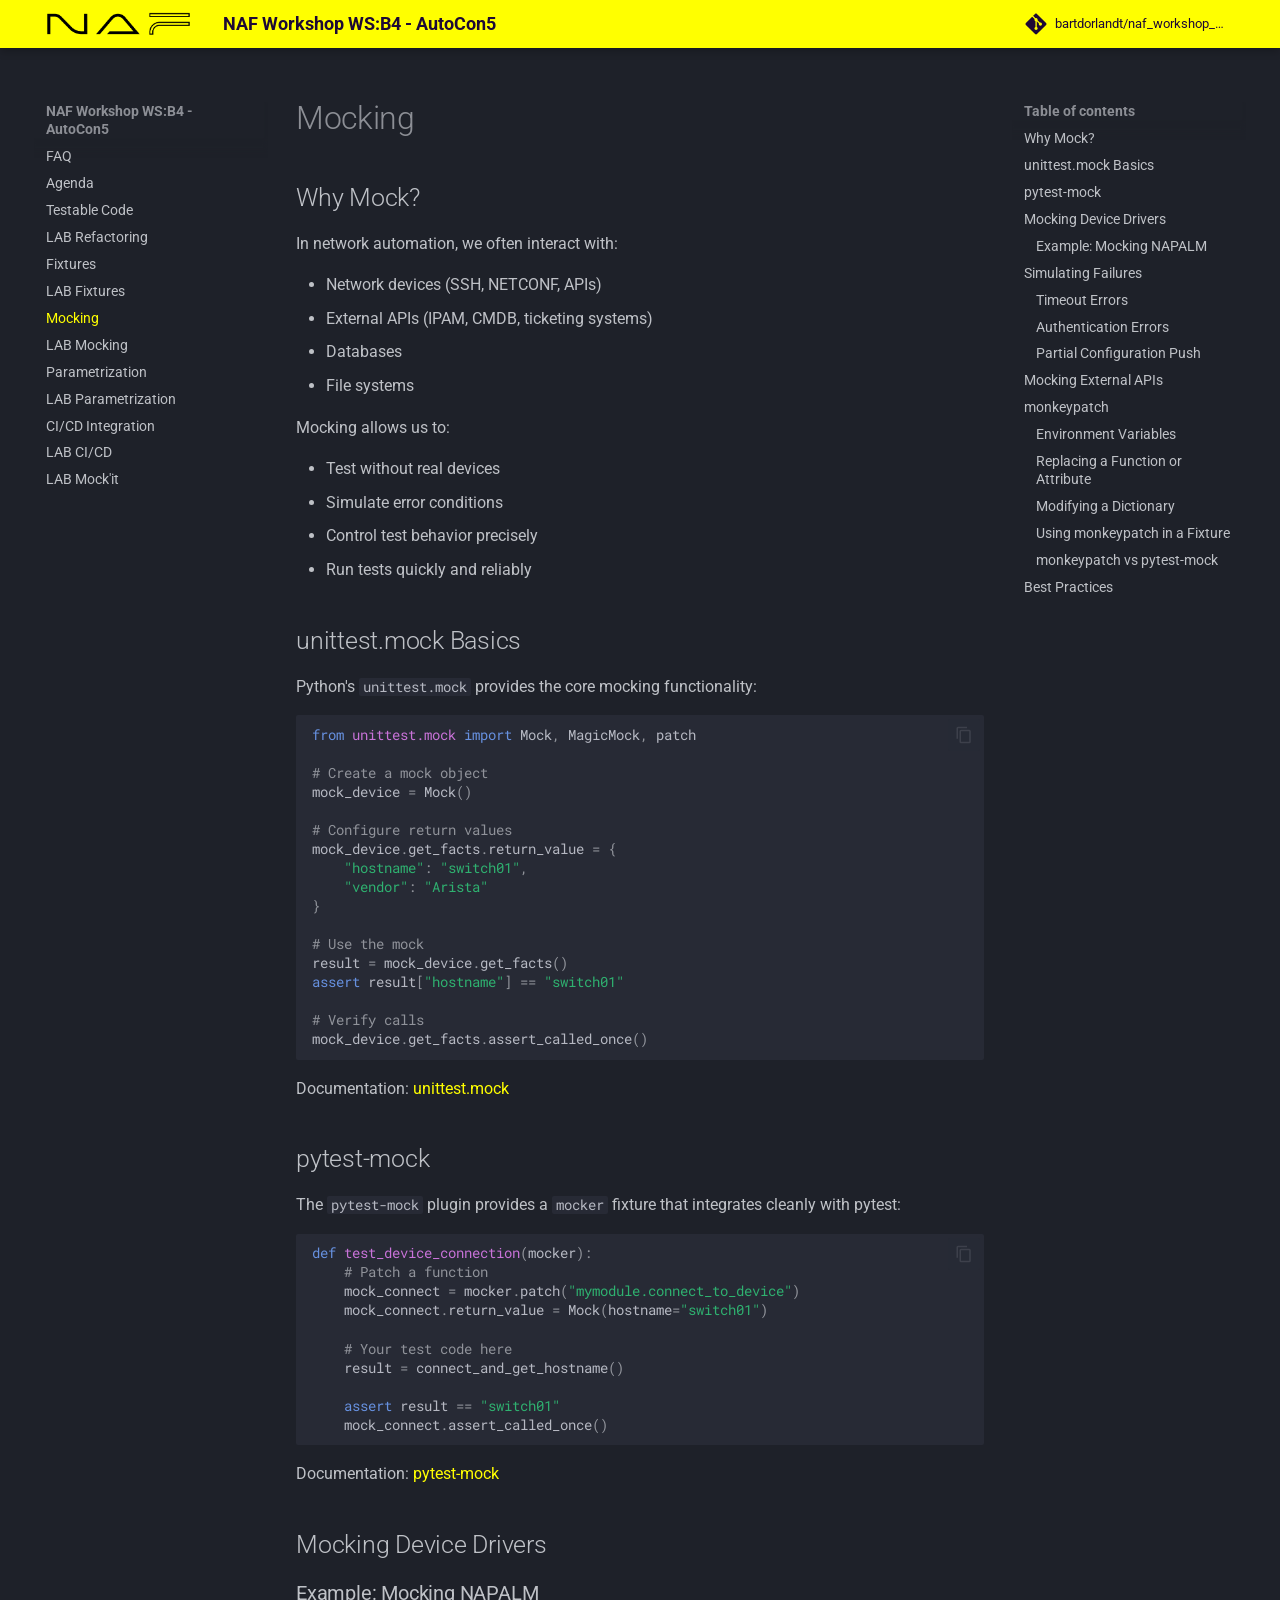
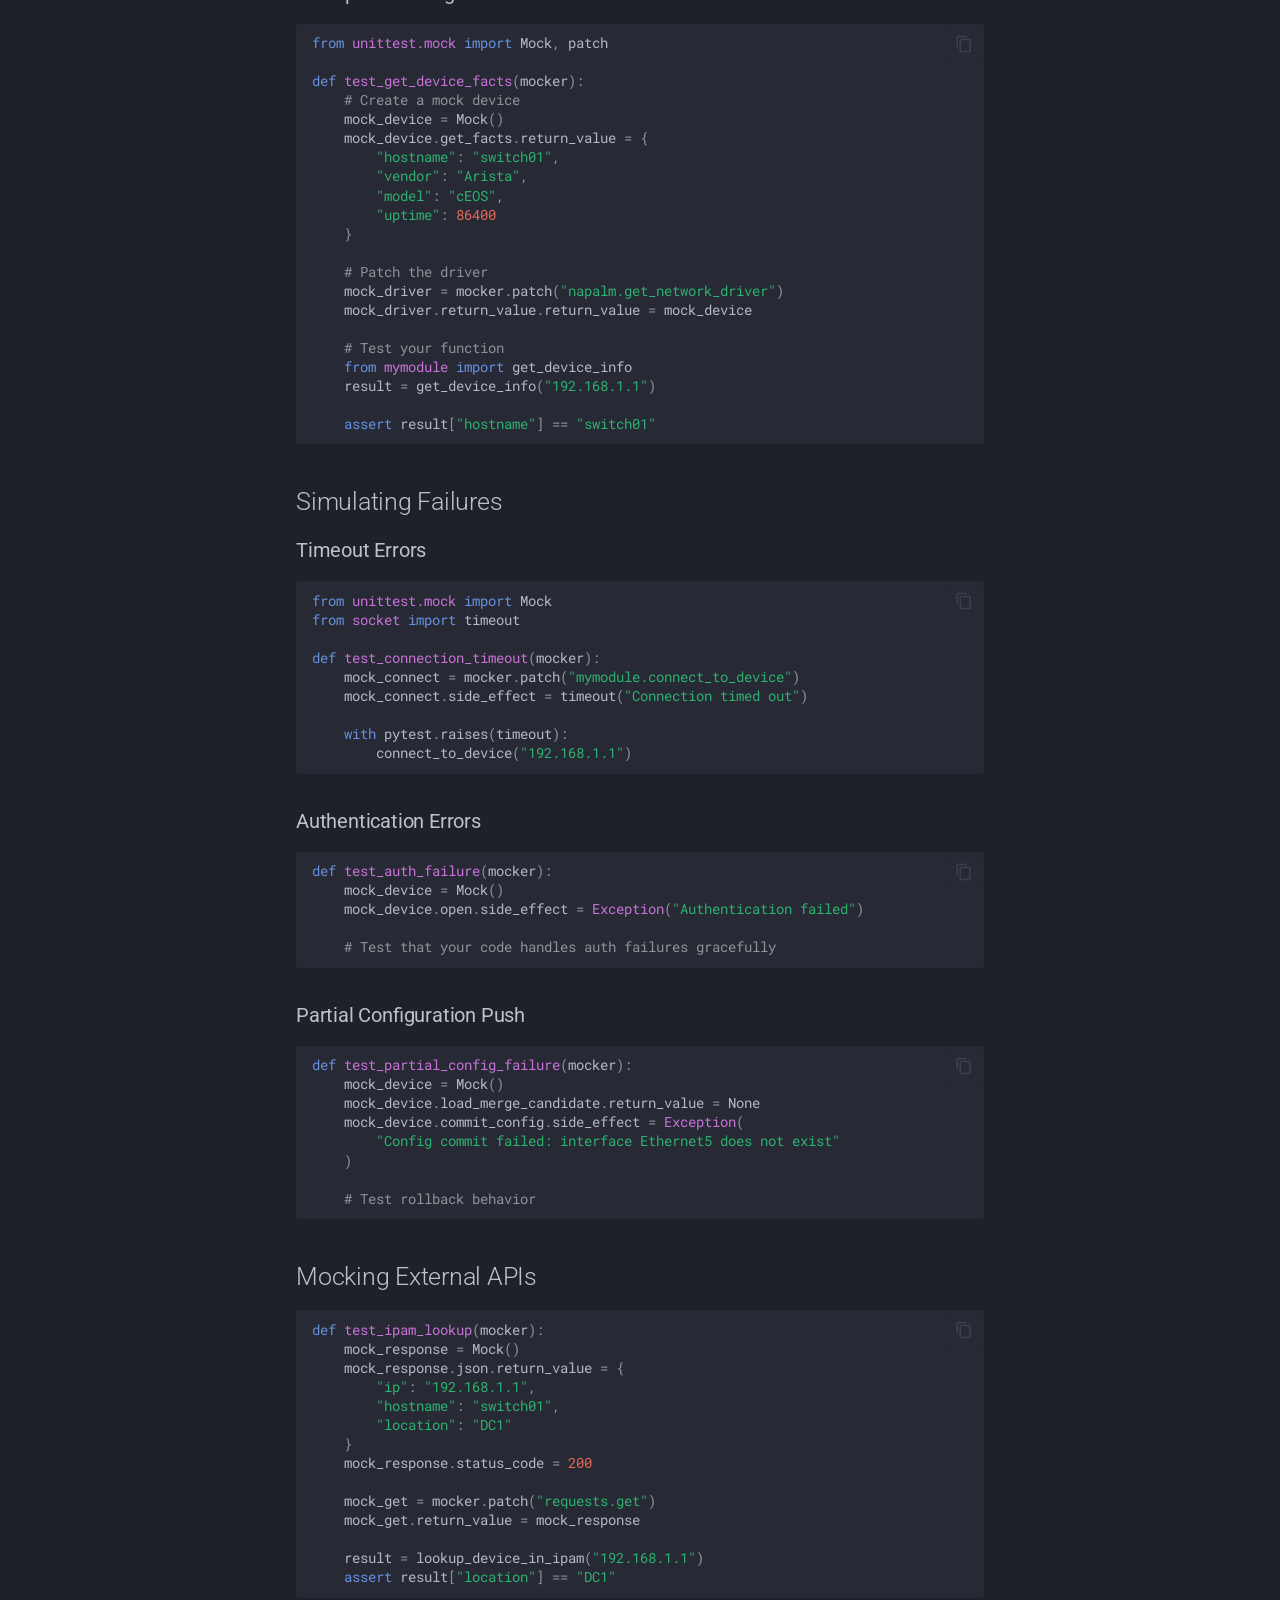
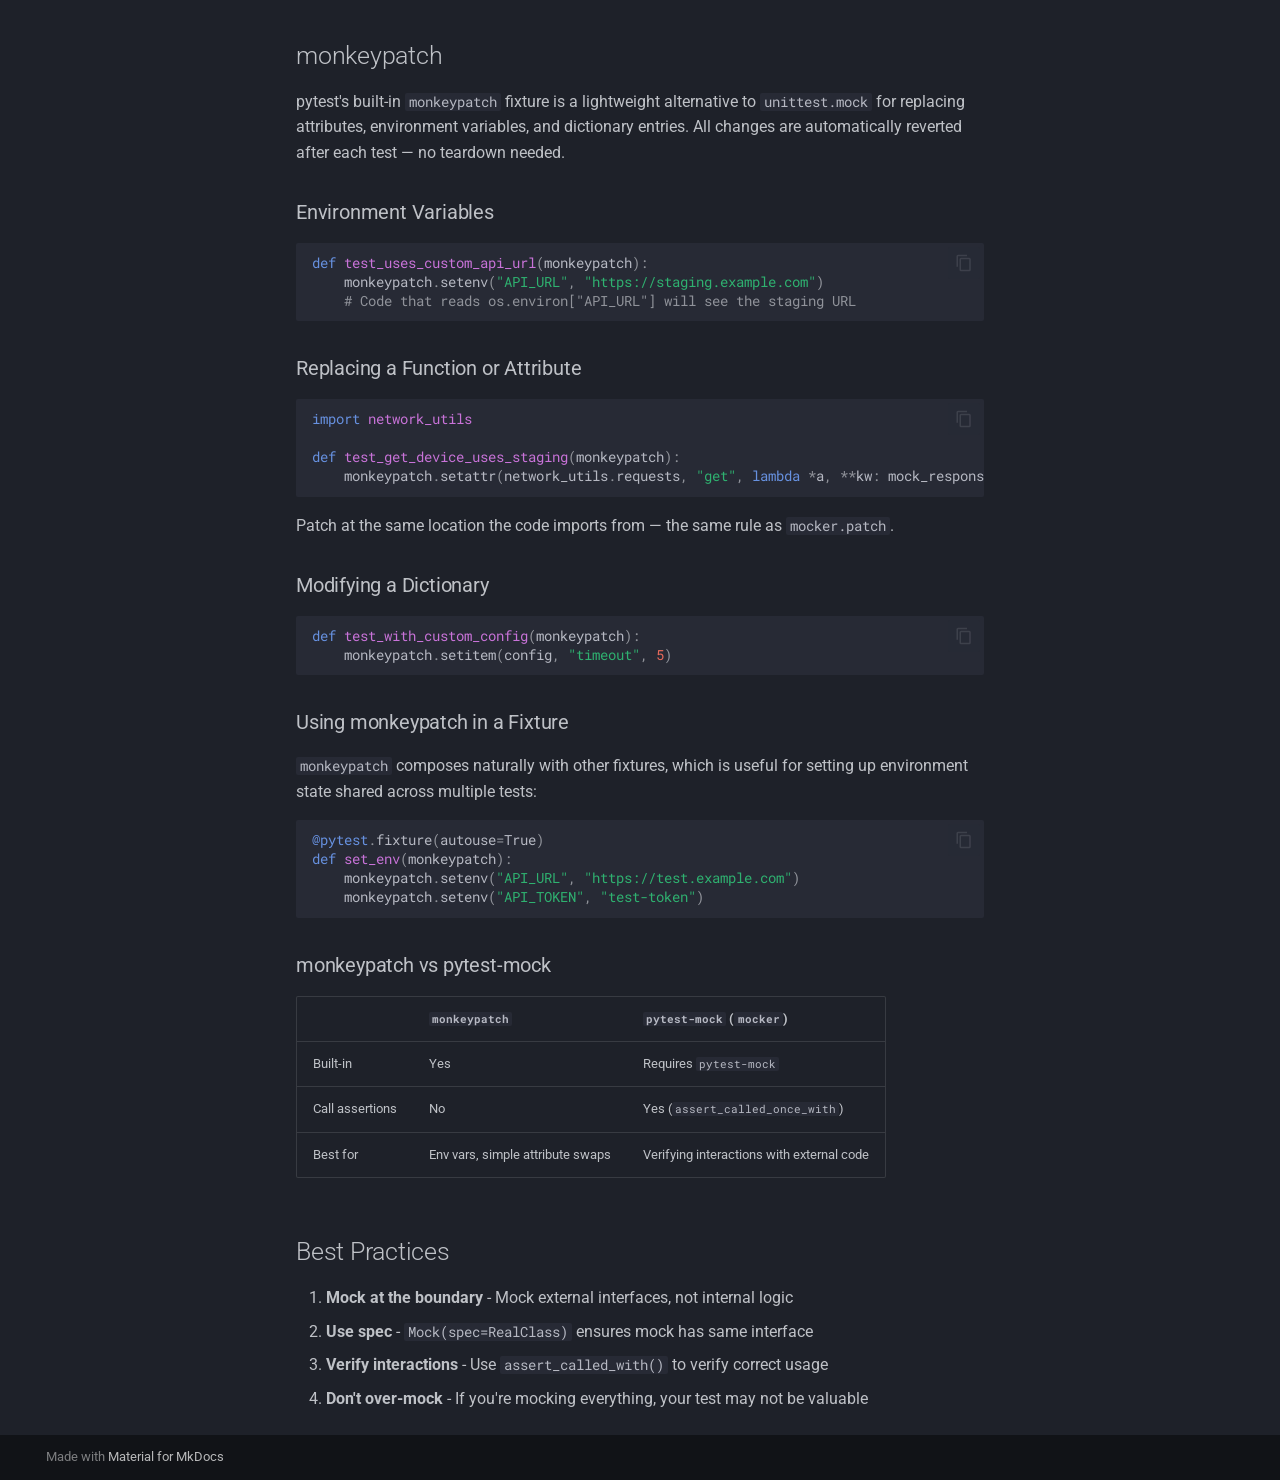
<file: mocking/index.html>
<!doctype html>
<html lang="en" class="no-js">
  <head>
    
      <meta charset="utf-8">
      <meta name="viewport" content="width=device-width,initial-scale=1">
      
        <meta name="description" content="It Works on My Machine — (Py)Test your Automation">
      
      
      
      
        <link rel="prev" href="../lab_fixtures/">
      
      
        <link rel="next" href="../lab_mocking/">
      
      
        
      
      
      <link rel="icon" href="../img/favicon.png">
      <meta name="generator" content="mkdocs-1.6.1, mkdocs-material-9.7.6">
    
    
      
        <title>Mocking - NAF Workshop WS:B4 - AutoCon5</title>
      
    
    
      <link rel="stylesheet" href="../assets/stylesheets/main.484c7ddc.min.css">
      
        
        <link rel="stylesheet" href="../assets/stylesheets/palette.ab4e12ef.min.css">
      
      


    
    
      
    
    
      
        
        
        <link rel="preconnect" href="https://fonts.gstatic.com" crossorigin>
        <link rel="stylesheet" href="https://fonts.googleapis.com/css?family=Roboto:300,300i,400,400i,700,700i%7CRoboto+Mono:400,400i,700,700i&display=fallback">
        <style>:root{--md-text-font:"Roboto";--md-code-font:"Roboto Mono"}</style>
      
    
    
      <link rel="stylesheet" href="../stylesheets/extra.css">
    
    <script>__md_scope=new URL("..",location),__md_hash=e=>[...e].reduce(((e,_)=>(e<<5)-e+_.charCodeAt(0)),0),__md_get=(e,_=localStorage,t=__md_scope)=>JSON.parse(_.getItem(t.pathname+"."+e)),__md_set=(e,_,t=localStorage,a=__md_scope)=>{try{t.setItem(a.pathname+"."+e,JSON.stringify(_))}catch(e){}}</script>
    
      

    
    
  </head>
  
  
    
    
      
    
    
    
    
    <body dir="ltr" data-md-color-scheme="slate" data-md-color-primary="custom" data-md-color-accent="custom">
  
    
    <input class="md-toggle" data-md-toggle="drawer" type="checkbox" id="__drawer" autocomplete="off">
    <input class="md-toggle" data-md-toggle="search" type="checkbox" id="__search" autocomplete="off">
    <label class="md-overlay" for="__drawer"></label>
    <div data-md-component="skip">
      
        
        <a href="#mocking" class="md-skip">
          Skip to content
        </a>
      
    </div>
    <div data-md-component="announce">
      
    </div>
    
    
      

  

<header class="md-header md-header--shadow" data-md-component="header">
  <nav class="md-header__inner md-grid" aria-label="Header">
    <a href=".." title="NAF Workshop WS:B4 - AutoCon5" class="md-header__button md-logo" aria-label="NAF Workshop WS:B4 - AutoCon5" data-md-component="logo">
      
  <img src="../img/NAF.png" alt="logo">

    </a>
    <label class="md-header__button md-icon" for="__drawer">
      
      <svg xmlns="http://www.w3.org/2000/svg" viewBox="0 0 24 24"><path d="M3 6h18v2H3zm0 5h18v2H3zm0 5h18v2H3z"/></svg>
    </label>
    <div class="md-header__title" data-md-component="header-title">
      <div class="md-header__ellipsis">
        <div class="md-header__topic">
          <span class="md-ellipsis">
            NAF Workshop WS:B4 - AutoCon5
          </span>
        </div>
        <div class="md-header__topic" data-md-component="header-topic">
          <span class="md-ellipsis">
            
              Mocking
            
          </span>
        </div>
      </div>
    </div>
    
      
        <form class="md-header__option" data-md-component="palette">
  
    
    
    
    <input class="md-option" data-md-color-media="" data-md-color-scheme="slate" data-md-color-primary="custom" data-md-color-accent="custom"  aria-hidden="true"  type="radio" name="__palette" id="__palette_0">
    
  
</form>
      
    
    
      <script>var palette=__md_get("__palette");if(palette&&palette.color){if("(prefers-color-scheme)"===palette.color.media){var media=matchMedia("(prefers-color-scheme: light)"),input=document.querySelector(media.matches?"[data-md-color-media='(prefers-color-scheme: light)']":"[data-md-color-media='(prefers-color-scheme: dark)']");palette.color.media=input.getAttribute("data-md-color-media"),palette.color.scheme=input.getAttribute("data-md-color-scheme"),palette.color.primary=input.getAttribute("data-md-color-primary"),palette.color.accent=input.getAttribute("data-md-color-accent")}for(var[key,value]of Object.entries(palette.color))document.body.setAttribute("data-md-color-"+key,value)}</script>
    
    
    
    
      <div class="md-header__source">
        <a href="https://github.com/bartdorlandt/naf_workshop_pytest" title="Go to repository" class="md-source" data-md-component="source">
  <div class="md-source__icon md-icon">
    
    <svg xmlns="http://www.w3.org/2000/svg" viewBox="0 0 448 512"><!--! Font Awesome Free 7.1.0 by @fontawesome - https://fontawesome.com License - https://fontawesome.com/license/free (Icons: CC BY 4.0, Fonts: SIL OFL 1.1, Code: MIT License) Copyright 2025 Fonticons, Inc.--><path d="M439.6 236.1 244 40.5c-5.4-5.5-12.8-8.5-20.4-8.5s-15 3-20.4 8.4L162.5 81l51.5 51.5c27.1-9.1 52.7 16.8 43.4 43.7l49.7 49.7c34.2-11.8 61.2 31 35.5 56.7-26.5 26.5-70.2-2.9-56-37.3L240.3 199v121.9c25.3 12.5 22.3 41.8 9.1 55-6.4 6.4-15.2 10.1-24.3 10.1s-17.8-3.6-24.3-10.1c-17.6-17.6-11.1-46.9 11.2-56v-123c-20.8-8.5-24.6-30.7-18.6-45L142.6 101 8.5 235.1C3 240.6 0 247.9 0 255.5s3 15 8.5 20.4l195.6 195.7c5.4 5.4 12.7 8.4 20.4 8.4s15-3 20.4-8.4l194.7-194.7c5.4-5.4 8.4-12.8 8.4-20.4s-3-15-8.4-20.4"/></svg>
  </div>
  <div class="md-source__repository">
    bartdorlandt/naf_workshop_pytest
  </div>
</a>
      </div>
    
  </nav>
  
</header>
    
    <div class="md-container" data-md-component="container">
      
      
        
          
        
      
      <main class="md-main" data-md-component="main">
        <div class="md-main__inner md-grid">
          
            
              
              <div class="md-sidebar md-sidebar--primary" data-md-component="sidebar" data-md-type="navigation" >
                <div class="md-sidebar__scrollwrap">
                  <div class="md-sidebar__inner">
                    



<nav class="md-nav md-nav--primary" aria-label="Navigation" data-md-level="0">
  <label class="md-nav__title" for="__drawer">
    <a href=".." title="NAF Workshop WS:B4 - AutoCon5" class="md-nav__button md-logo" aria-label="NAF Workshop WS:B4 - AutoCon5" data-md-component="logo">
      
  <img src="../img/NAF.png" alt="logo">

    </a>
    NAF Workshop WS:B4 - AutoCon5
  </label>
  
    <div class="md-nav__source">
      <a href="https://github.com/bartdorlandt/naf_workshop_pytest" title="Go to repository" class="md-source" data-md-component="source">
  <div class="md-source__icon md-icon">
    
    <svg xmlns="http://www.w3.org/2000/svg" viewBox="0 0 448 512"><!--! Font Awesome Free 7.1.0 by @fontawesome - https://fontawesome.com License - https://fontawesome.com/license/free (Icons: CC BY 4.0, Fonts: SIL OFL 1.1, Code: MIT License) Copyright 2025 Fonticons, Inc.--><path d="M439.6 236.1 244 40.5c-5.4-5.5-12.8-8.5-20.4-8.5s-15 3-20.4 8.4L162.5 81l51.5 51.5c27.1-9.1 52.7 16.8 43.4 43.7l49.7 49.7c34.2-11.8 61.2 31 35.5 56.7-26.5 26.5-70.2-2.9-56-37.3L240.3 199v121.9c25.3 12.5 22.3 41.8 9.1 55-6.4 6.4-15.2 10.1-24.3 10.1s-17.8-3.6-24.3-10.1c-17.6-17.6-11.1-46.9 11.2-56v-123c-20.8-8.5-24.6-30.7-18.6-45L142.6 101 8.5 235.1C3 240.6 0 247.9 0 255.5s3 15 8.5 20.4l195.6 195.7c5.4 5.4 12.7 8.4 20.4 8.4s15-3 20.4-8.4l194.7-194.7c5.4-5.4 8.4-12.8 8.4-20.4s-3-15-8.4-20.4"/></svg>
  </div>
  <div class="md-source__repository">
    bartdorlandt/naf_workshop_pytest
  </div>
</a>
    </div>
  
  <ul class="md-nav__list" data-md-scrollfix>
    
      
      
  
  
  
  
    <li class="md-nav__item">
      <a href=".." class="md-nav__link">
        
  
  
  <span class="md-ellipsis">
    
  
    FAQ
  

    
  </span>
  
  

      </a>
    </li>
  

    
      
      
  
  
  
  
    <li class="md-nav__item">
      <a href="../agenda/" class="md-nav__link">
        
  
  
  <span class="md-ellipsis">
    
  
    Agenda
  

    
  </span>
  
  

      </a>
    </li>
  

    
      
      
  
  
  
  
    <li class="md-nav__item">
      <a href="../testable_code/" class="md-nav__link">
        
  
  
  <span class="md-ellipsis">
    
  
    Testable Code
  

    
  </span>
  
  

      </a>
    </li>
  

    
      
      
  
  
  
  
    <li class="md-nav__item">
      <a href="../lab_refactoring/" class="md-nav__link">
        
  
  
  <span class="md-ellipsis">
    
  
    LAB Refactoring
  

    
  </span>
  
  

      </a>
    </li>
  

    
      
      
  
  
  
  
    <li class="md-nav__item">
      <a href="../fixtures/" class="md-nav__link">
        
  
  
  <span class="md-ellipsis">
    
  
    Fixtures
  

    
  </span>
  
  

      </a>
    </li>
  

    
      
      
  
  
  
  
    <li class="md-nav__item">
      <a href="../lab_fixtures/" class="md-nav__link">
        
  
  
  <span class="md-ellipsis">
    
  
    LAB Fixtures
  

    
  </span>
  
  

      </a>
    </li>
  

    
      
      
  
  
    
  
  
  
    <li class="md-nav__item md-nav__item--active">
      
      <input class="md-nav__toggle md-toggle" type="checkbox" id="__toc">
      
      
        
      
      
        <label class="md-nav__link md-nav__link--active" for="__toc">
          
  
  
  <span class="md-ellipsis">
    
  
    Mocking
  

    
  </span>
  
  

          <span class="md-nav__icon md-icon"></span>
        </label>
      
      <a href="./" class="md-nav__link md-nav__link--active">
        
  
  
  <span class="md-ellipsis">
    
  
    Mocking
  

    
  </span>
  
  

      </a>
      
        

<nav class="md-nav md-nav--secondary" aria-label="Table of contents">
  
  
  
    
  
  
    <label class="md-nav__title" for="__toc">
      <span class="md-nav__icon md-icon"></span>
      Table of contents
    </label>
    <ul class="md-nav__list" data-md-component="toc" data-md-scrollfix>
      
        <li class="md-nav__item">
  <a href="#why-mock" class="md-nav__link">
    <span class="md-ellipsis">
      
        Why Mock?
      
    </span>
  </a>
  
</li>
      
        <li class="md-nav__item">
  <a href="#unittestmock-basics" class="md-nav__link">
    <span class="md-ellipsis">
      
        unittest.mock Basics
      
    </span>
  </a>
  
</li>
      
        <li class="md-nav__item">
  <a href="#pytest-mock" class="md-nav__link">
    <span class="md-ellipsis">
      
        pytest-mock
      
    </span>
  </a>
  
</li>
      
        <li class="md-nav__item">
  <a href="#mocking-device-drivers" class="md-nav__link">
    <span class="md-ellipsis">
      
        Mocking Device Drivers
      
    </span>
  </a>
  
    <nav class="md-nav" aria-label="Mocking Device Drivers">
      <ul class="md-nav__list">
        
          <li class="md-nav__item">
  <a href="#example-mocking-napalm" class="md-nav__link">
    <span class="md-ellipsis">
      
        Example: Mocking NAPALM
      
    </span>
  </a>
  
</li>
        
      </ul>
    </nav>
  
</li>
      
        <li class="md-nav__item">
  <a href="#simulating-failures" class="md-nav__link">
    <span class="md-ellipsis">
      
        Simulating Failures
      
    </span>
  </a>
  
    <nav class="md-nav" aria-label="Simulating Failures">
      <ul class="md-nav__list">
        
          <li class="md-nav__item">
  <a href="#timeout-errors" class="md-nav__link">
    <span class="md-ellipsis">
      
        Timeout Errors
      
    </span>
  </a>
  
</li>
        
          <li class="md-nav__item">
  <a href="#authentication-errors" class="md-nav__link">
    <span class="md-ellipsis">
      
        Authentication Errors
      
    </span>
  </a>
  
</li>
        
          <li class="md-nav__item">
  <a href="#partial-configuration-push" class="md-nav__link">
    <span class="md-ellipsis">
      
        Partial Configuration Push
      
    </span>
  </a>
  
</li>
        
      </ul>
    </nav>
  
</li>
      
        <li class="md-nav__item">
  <a href="#mocking-external-apis" class="md-nav__link">
    <span class="md-ellipsis">
      
        Mocking External APIs
      
    </span>
  </a>
  
</li>
      
        <li class="md-nav__item">
  <a href="#monkeypatch" class="md-nav__link">
    <span class="md-ellipsis">
      
        monkeypatch
      
    </span>
  </a>
  
    <nav class="md-nav" aria-label="monkeypatch">
      <ul class="md-nav__list">
        
          <li class="md-nav__item">
  <a href="#environment-variables" class="md-nav__link">
    <span class="md-ellipsis">
      
        Environment Variables
      
    </span>
  </a>
  
</li>
        
          <li class="md-nav__item">
  <a href="#replacing-a-function-or-attribute" class="md-nav__link">
    <span class="md-ellipsis">
      
        Replacing a Function or Attribute
      
    </span>
  </a>
  
</li>
        
          <li class="md-nav__item">
  <a href="#modifying-a-dictionary" class="md-nav__link">
    <span class="md-ellipsis">
      
        Modifying a Dictionary
      
    </span>
  </a>
  
</li>
        
          <li class="md-nav__item">
  <a href="#using-monkeypatch-in-a-fixture" class="md-nav__link">
    <span class="md-ellipsis">
      
        Using monkeypatch in a Fixture
      
    </span>
  </a>
  
</li>
        
          <li class="md-nav__item">
  <a href="#monkeypatch-vs-pytest-mock" class="md-nav__link">
    <span class="md-ellipsis">
      
        monkeypatch vs pytest-mock
      
    </span>
  </a>
  
</li>
        
      </ul>
    </nav>
  
</li>
      
        <li class="md-nav__item">
  <a href="#best-practices" class="md-nav__link">
    <span class="md-ellipsis">
      
        Best Practices
      
    </span>
  </a>
  
</li>
      
    </ul>
  
</nav>
      
    </li>
  

    
      
      
  
  
  
  
    <li class="md-nav__item">
      <a href="../lab_mocking/" class="md-nav__link">
        
  
  
  <span class="md-ellipsis">
    
  
    LAB Mocking
  

    
  </span>
  
  

      </a>
    </li>
  

    
      
      
  
  
  
  
    <li class="md-nav__item">
      <a href="../parametrization/" class="md-nav__link">
        
  
  
  <span class="md-ellipsis">
    
  
    Parametrization
  

    
  </span>
  
  

      </a>
    </li>
  

    
      
      
  
  
  
  
    <li class="md-nav__item">
      <a href="../lab_parametrization/" class="md-nav__link">
        
  
  
  <span class="md-ellipsis">
    
  
    LAB Parametrization
  

    
  </span>
  
  

      </a>
    </li>
  

    
      
      
  
  
  
  
    <li class="md-nav__item">
      <a href="../cicd/" class="md-nav__link">
        
  
  
  <span class="md-ellipsis">
    
  
    CI/CD Integration
  

    
  </span>
  
  

      </a>
    </li>
  

    
      
      
  
  
  
  
    <li class="md-nav__item">
      <a href="../lab_cicd/" class="md-nav__link">
        
  
  
  <span class="md-ellipsis">
    
  
    LAB CI/CD
  

    
  </span>
  
  

      </a>
    </li>
  

    
      
      
  
  
  
  
    <li class="md-nav__item">
      <a href="../lab_mockit/" class="md-nav__link">
        
  
  
  <span class="md-ellipsis">
    
  
    LAB Mock'it
  

    
  </span>
  
  

      </a>
    </li>
  

    
  </ul>
</nav>
                  </div>
                </div>
              </div>
            
            
              
              <div class="md-sidebar md-sidebar--secondary" data-md-component="sidebar" data-md-type="toc" >
                <div class="md-sidebar__scrollwrap">
                  <div class="md-sidebar__inner">
                    

<nav class="md-nav md-nav--secondary" aria-label="Table of contents">
  
  
  
    
  
  
    <label class="md-nav__title" for="__toc">
      <span class="md-nav__icon md-icon"></span>
      Table of contents
    </label>
    <ul class="md-nav__list" data-md-component="toc" data-md-scrollfix>
      
        <li class="md-nav__item">
  <a href="#why-mock" class="md-nav__link">
    <span class="md-ellipsis">
      
        Why Mock?
      
    </span>
  </a>
  
</li>
      
        <li class="md-nav__item">
  <a href="#unittestmock-basics" class="md-nav__link">
    <span class="md-ellipsis">
      
        unittest.mock Basics
      
    </span>
  </a>
  
</li>
      
        <li class="md-nav__item">
  <a href="#pytest-mock" class="md-nav__link">
    <span class="md-ellipsis">
      
        pytest-mock
      
    </span>
  </a>
  
</li>
      
        <li class="md-nav__item">
  <a href="#mocking-device-drivers" class="md-nav__link">
    <span class="md-ellipsis">
      
        Mocking Device Drivers
      
    </span>
  </a>
  
    <nav class="md-nav" aria-label="Mocking Device Drivers">
      <ul class="md-nav__list">
        
          <li class="md-nav__item">
  <a href="#example-mocking-napalm" class="md-nav__link">
    <span class="md-ellipsis">
      
        Example: Mocking NAPALM
      
    </span>
  </a>
  
</li>
        
      </ul>
    </nav>
  
</li>
      
        <li class="md-nav__item">
  <a href="#simulating-failures" class="md-nav__link">
    <span class="md-ellipsis">
      
        Simulating Failures
      
    </span>
  </a>
  
    <nav class="md-nav" aria-label="Simulating Failures">
      <ul class="md-nav__list">
        
          <li class="md-nav__item">
  <a href="#timeout-errors" class="md-nav__link">
    <span class="md-ellipsis">
      
        Timeout Errors
      
    </span>
  </a>
  
</li>
        
          <li class="md-nav__item">
  <a href="#authentication-errors" class="md-nav__link">
    <span class="md-ellipsis">
      
        Authentication Errors
      
    </span>
  </a>
  
</li>
        
          <li class="md-nav__item">
  <a href="#partial-configuration-push" class="md-nav__link">
    <span class="md-ellipsis">
      
        Partial Configuration Push
      
    </span>
  </a>
  
</li>
        
      </ul>
    </nav>
  
</li>
      
        <li class="md-nav__item">
  <a href="#mocking-external-apis" class="md-nav__link">
    <span class="md-ellipsis">
      
        Mocking External APIs
      
    </span>
  </a>
  
</li>
      
        <li class="md-nav__item">
  <a href="#monkeypatch" class="md-nav__link">
    <span class="md-ellipsis">
      
        monkeypatch
      
    </span>
  </a>
  
    <nav class="md-nav" aria-label="monkeypatch">
      <ul class="md-nav__list">
        
          <li class="md-nav__item">
  <a href="#environment-variables" class="md-nav__link">
    <span class="md-ellipsis">
      
        Environment Variables
      
    </span>
  </a>
  
</li>
        
          <li class="md-nav__item">
  <a href="#replacing-a-function-or-attribute" class="md-nav__link">
    <span class="md-ellipsis">
      
        Replacing a Function or Attribute
      
    </span>
  </a>
  
</li>
        
          <li class="md-nav__item">
  <a href="#modifying-a-dictionary" class="md-nav__link">
    <span class="md-ellipsis">
      
        Modifying a Dictionary
      
    </span>
  </a>
  
</li>
        
          <li class="md-nav__item">
  <a href="#using-monkeypatch-in-a-fixture" class="md-nav__link">
    <span class="md-ellipsis">
      
        Using monkeypatch in a Fixture
      
    </span>
  </a>
  
</li>
        
          <li class="md-nav__item">
  <a href="#monkeypatch-vs-pytest-mock" class="md-nav__link">
    <span class="md-ellipsis">
      
        monkeypatch vs pytest-mock
      
    </span>
  </a>
  
</li>
        
      </ul>
    </nav>
  
</li>
      
        <li class="md-nav__item">
  <a href="#best-practices" class="md-nav__link">
    <span class="md-ellipsis">
      
        Best Practices
      
    </span>
  </a>
  
</li>
      
    </ul>
  
</nav>
                  </div>
                </div>
              </div>
            
          
          
            <div class="md-content" data-md-component="content">
              
              <article class="md-content__inner md-typeset">
                
                  


  
  


<h1 id="mocking">Mocking</h1>
<h2 id="why-mock">Why Mock?</h2>
<p>In network automation, we often interact with:</p>
<ul>
<li>Network devices (SSH, NETCONF, APIs)</li>
<li>External APIs (IPAM, CMDB, ticketing systems)</li>
<li>Databases</li>
<li>File systems</li>
</ul>
<p>Mocking allows us to:</p>
<ul>
<li>Test without real devices</li>
<li>Simulate error conditions</li>
<li>Control test behavior precisely</li>
<li>Run tests quickly and reliably</li>
</ul>
<h2 id="unittestmock-basics">unittest.mock Basics</h2>
<p>Python's <code>unittest.mock</code> provides the core mocking functionality:</p>
<div class="highlight"><pre><span></span><code><span class="kn">from</span><span class="w"> </span><span class="nn">unittest.mock</span><span class="w"> </span><span class="kn">import</span> <span class="n">Mock</span><span class="p">,</span> <span class="n">MagicMock</span><span class="p">,</span> <span class="n">patch</span>

<span class="c1"># Create a mock object</span>
<span class="n">mock_device</span> <span class="o">=</span> <span class="n">Mock</span><span class="p">()</span>

<span class="c1"># Configure return values</span>
<span class="n">mock_device</span><span class="o">.</span><span class="n">get_facts</span><span class="o">.</span><span class="n">return_value</span> <span class="o">=</span> <span class="p">{</span>
    <span class="s2">&quot;hostname&quot;</span><span class="p">:</span> <span class="s2">&quot;switch01&quot;</span><span class="p">,</span>
    <span class="s2">&quot;vendor&quot;</span><span class="p">:</span> <span class="s2">&quot;Arista&quot;</span>
<span class="p">}</span>

<span class="c1"># Use the mock</span>
<span class="n">result</span> <span class="o">=</span> <span class="n">mock_device</span><span class="o">.</span><span class="n">get_facts</span><span class="p">()</span>
<span class="k">assert</span> <span class="n">result</span><span class="p">[</span><span class="s2">&quot;hostname&quot;</span><span class="p">]</span> <span class="o">==</span> <span class="s2">&quot;switch01&quot;</span>

<span class="c1"># Verify calls</span>
<span class="n">mock_device</span><span class="o">.</span><span class="n">get_facts</span><span class="o">.</span><span class="n">assert_called_once</span><span class="p">()</span>
</code></pre></div>
<p>Documentation: <a href="https://docs.python.org/3/library/unittest.mock.html">unittest.mock</a></p>
<h2 id="pytest-mock">pytest-mock</h2>
<p>The <code>pytest-mock</code> plugin provides a <code>mocker</code> fixture that integrates cleanly with pytest:</p>
<div class="highlight"><pre><span></span><code><span class="k">def</span><span class="w"> </span><span class="nf">test_device_connection</span><span class="p">(</span><span class="n">mocker</span><span class="p">):</span>
    <span class="c1"># Patch a function</span>
    <span class="n">mock_connect</span> <span class="o">=</span> <span class="n">mocker</span><span class="o">.</span><span class="n">patch</span><span class="p">(</span><span class="s2">&quot;mymodule.connect_to_device&quot;</span><span class="p">)</span>
    <span class="n">mock_connect</span><span class="o">.</span><span class="n">return_value</span> <span class="o">=</span> <span class="n">Mock</span><span class="p">(</span><span class="n">hostname</span><span class="o">=</span><span class="s2">&quot;switch01&quot;</span><span class="p">)</span>

    <span class="c1"># Your test code here</span>
    <span class="n">result</span> <span class="o">=</span> <span class="n">connect_and_get_hostname</span><span class="p">()</span>

    <span class="k">assert</span> <span class="n">result</span> <span class="o">==</span> <span class="s2">&quot;switch01&quot;</span>
    <span class="n">mock_connect</span><span class="o">.</span><span class="n">assert_called_once</span><span class="p">()</span>
</code></pre></div>
<p>Documentation: <a href="https://pytest-mock.readthedocs.io/">pytest-mock</a></p>
<h2 id="mocking-device-drivers">Mocking Device Drivers</h2>
<h3 id="example-mocking-napalm">Example: Mocking NAPALM</h3>
<div class="highlight"><pre><span></span><code><span class="kn">from</span><span class="w"> </span><span class="nn">unittest.mock</span><span class="w"> </span><span class="kn">import</span> <span class="n">Mock</span><span class="p">,</span> <span class="n">patch</span>

<span class="k">def</span><span class="w"> </span><span class="nf">test_get_device_facts</span><span class="p">(</span><span class="n">mocker</span><span class="p">):</span>
    <span class="c1"># Create a mock device</span>
    <span class="n">mock_device</span> <span class="o">=</span> <span class="n">Mock</span><span class="p">()</span>
    <span class="n">mock_device</span><span class="o">.</span><span class="n">get_facts</span><span class="o">.</span><span class="n">return_value</span> <span class="o">=</span> <span class="p">{</span>
        <span class="s2">&quot;hostname&quot;</span><span class="p">:</span> <span class="s2">&quot;switch01&quot;</span><span class="p">,</span>
        <span class="s2">&quot;vendor&quot;</span><span class="p">:</span> <span class="s2">&quot;Arista&quot;</span><span class="p">,</span>
        <span class="s2">&quot;model&quot;</span><span class="p">:</span> <span class="s2">&quot;cEOS&quot;</span><span class="p">,</span>
        <span class="s2">&quot;uptime&quot;</span><span class="p">:</span> <span class="mi">86400</span>
    <span class="p">}</span>

    <span class="c1"># Patch the driver</span>
    <span class="n">mock_driver</span> <span class="o">=</span> <span class="n">mocker</span><span class="o">.</span><span class="n">patch</span><span class="p">(</span><span class="s2">&quot;napalm.get_network_driver&quot;</span><span class="p">)</span>
    <span class="n">mock_driver</span><span class="o">.</span><span class="n">return_value</span><span class="o">.</span><span class="n">return_value</span> <span class="o">=</span> <span class="n">mock_device</span>

    <span class="c1"># Test your function</span>
    <span class="kn">from</span><span class="w"> </span><span class="nn">mymodule</span><span class="w"> </span><span class="kn">import</span> <span class="n">get_device_info</span>
    <span class="n">result</span> <span class="o">=</span> <span class="n">get_device_info</span><span class="p">(</span><span class="s2">&quot;192.168.1.1&quot;</span><span class="p">)</span>

    <span class="k">assert</span> <span class="n">result</span><span class="p">[</span><span class="s2">&quot;hostname&quot;</span><span class="p">]</span> <span class="o">==</span> <span class="s2">&quot;switch01&quot;</span>
</code></pre></div>
<h2 id="simulating-failures">Simulating Failures</h2>
<h3 id="timeout-errors">Timeout Errors</h3>
<div class="highlight"><pre><span></span><code><span class="kn">from</span><span class="w"> </span><span class="nn">unittest.mock</span><span class="w"> </span><span class="kn">import</span> <span class="n">Mock</span>
<span class="kn">from</span><span class="w"> </span><span class="nn">socket</span><span class="w"> </span><span class="kn">import</span> <span class="n">timeout</span>

<span class="k">def</span><span class="w"> </span><span class="nf">test_connection_timeout</span><span class="p">(</span><span class="n">mocker</span><span class="p">):</span>
    <span class="n">mock_connect</span> <span class="o">=</span> <span class="n">mocker</span><span class="o">.</span><span class="n">patch</span><span class="p">(</span><span class="s2">&quot;mymodule.connect_to_device&quot;</span><span class="p">)</span>
    <span class="n">mock_connect</span><span class="o">.</span><span class="n">side_effect</span> <span class="o">=</span> <span class="n">timeout</span><span class="p">(</span><span class="s2">&quot;Connection timed out&quot;</span><span class="p">)</span>

    <span class="k">with</span> <span class="n">pytest</span><span class="o">.</span><span class="n">raises</span><span class="p">(</span><span class="n">timeout</span><span class="p">):</span>
        <span class="n">connect_to_device</span><span class="p">(</span><span class="s2">&quot;192.168.1.1&quot;</span><span class="p">)</span>
</code></pre></div>
<h3 id="authentication-errors">Authentication Errors</h3>
<div class="highlight"><pre><span></span><code><span class="k">def</span><span class="w"> </span><span class="nf">test_auth_failure</span><span class="p">(</span><span class="n">mocker</span><span class="p">):</span>
    <span class="n">mock_device</span> <span class="o">=</span> <span class="n">Mock</span><span class="p">()</span>
    <span class="n">mock_device</span><span class="o">.</span><span class="n">open</span><span class="o">.</span><span class="n">side_effect</span> <span class="o">=</span> <span class="ne">Exception</span><span class="p">(</span><span class="s2">&quot;Authentication failed&quot;</span><span class="p">)</span>

    <span class="c1"># Test that your code handles auth failures gracefully</span>
</code></pre></div>
<h3 id="partial-configuration-push">Partial Configuration Push</h3>
<div class="highlight"><pre><span></span><code><span class="k">def</span><span class="w"> </span><span class="nf">test_partial_config_failure</span><span class="p">(</span><span class="n">mocker</span><span class="p">):</span>
    <span class="n">mock_device</span> <span class="o">=</span> <span class="n">Mock</span><span class="p">()</span>
    <span class="n">mock_device</span><span class="o">.</span><span class="n">load_merge_candidate</span><span class="o">.</span><span class="n">return_value</span> <span class="o">=</span> <span class="kc">None</span>
    <span class="n">mock_device</span><span class="o">.</span><span class="n">commit_config</span><span class="o">.</span><span class="n">side_effect</span> <span class="o">=</span> <span class="ne">Exception</span><span class="p">(</span>
        <span class="s2">&quot;Config commit failed: interface Ethernet5 does not exist&quot;</span>
    <span class="p">)</span>

    <span class="c1"># Test rollback behavior</span>
</code></pre></div>
<h2 id="mocking-external-apis">Mocking External APIs</h2>
<div class="highlight"><pre><span></span><code><span class="k">def</span><span class="w"> </span><span class="nf">test_ipam_lookup</span><span class="p">(</span><span class="n">mocker</span><span class="p">):</span>
    <span class="n">mock_response</span> <span class="o">=</span> <span class="n">Mock</span><span class="p">()</span>
    <span class="n">mock_response</span><span class="o">.</span><span class="n">json</span><span class="o">.</span><span class="n">return_value</span> <span class="o">=</span> <span class="p">{</span>
        <span class="s2">&quot;ip&quot;</span><span class="p">:</span> <span class="s2">&quot;192.168.1.1&quot;</span><span class="p">,</span>
        <span class="s2">&quot;hostname&quot;</span><span class="p">:</span> <span class="s2">&quot;switch01&quot;</span><span class="p">,</span>
        <span class="s2">&quot;location&quot;</span><span class="p">:</span> <span class="s2">&quot;DC1&quot;</span>
    <span class="p">}</span>
    <span class="n">mock_response</span><span class="o">.</span><span class="n">status_code</span> <span class="o">=</span> <span class="mi">200</span>

    <span class="n">mock_get</span> <span class="o">=</span> <span class="n">mocker</span><span class="o">.</span><span class="n">patch</span><span class="p">(</span><span class="s2">&quot;requests.get&quot;</span><span class="p">)</span>
    <span class="n">mock_get</span><span class="o">.</span><span class="n">return_value</span> <span class="o">=</span> <span class="n">mock_response</span>

    <span class="n">result</span> <span class="o">=</span> <span class="n">lookup_device_in_ipam</span><span class="p">(</span><span class="s2">&quot;192.168.1.1&quot;</span><span class="p">)</span>
    <span class="k">assert</span> <span class="n">result</span><span class="p">[</span><span class="s2">&quot;location&quot;</span><span class="p">]</span> <span class="o">==</span> <span class="s2">&quot;DC1&quot;</span>
</code></pre></div>
<h2 id="monkeypatch">monkeypatch</h2>
<p>pytest's built-in <code>monkeypatch</code> fixture is a lightweight alternative to <code>unittest.mock</code> for replacing attributes, environment variables, and dictionary entries. All changes are automatically reverted after each test — no teardown needed.</p>
<h3 id="environment-variables">Environment Variables</h3>
<div class="highlight"><pre><span></span><code><span class="k">def</span><span class="w"> </span><span class="nf">test_uses_custom_api_url</span><span class="p">(</span><span class="n">monkeypatch</span><span class="p">):</span>
    <span class="n">monkeypatch</span><span class="o">.</span><span class="n">setenv</span><span class="p">(</span><span class="s2">&quot;API_URL&quot;</span><span class="p">,</span> <span class="s2">&quot;https://staging.example.com&quot;</span><span class="p">)</span>
    <span class="c1"># Code that reads os.environ[&quot;API_URL&quot;] will see the staging URL</span>
</code></pre></div>
<h3 id="replacing-a-function-or-attribute">Replacing a Function or Attribute</h3>
<div class="highlight"><pre><span></span><code><span class="kn">import</span><span class="w"> </span><span class="nn">network_utils</span>

<span class="k">def</span><span class="w"> </span><span class="nf">test_get_device_uses_staging</span><span class="p">(</span><span class="n">monkeypatch</span><span class="p">):</span>
    <span class="n">monkeypatch</span><span class="o">.</span><span class="n">setattr</span><span class="p">(</span><span class="n">network_utils</span><span class="o">.</span><span class="n">requests</span><span class="p">,</span> <span class="s2">&quot;get&quot;</span><span class="p">,</span> <span class="k">lambda</span> <span class="o">*</span><span class="n">a</span><span class="p">,</span> <span class="o">**</span><span class="n">kw</span><span class="p">:</span> <span class="n">mock_response</span><span class="p">)</span>
</code></pre></div>
<p>Patch at the same location the code imports from — the same rule as <code>mocker.patch</code>.</p>
<h3 id="modifying-a-dictionary">Modifying a Dictionary</h3>
<div class="highlight"><pre><span></span><code><span class="k">def</span><span class="w"> </span><span class="nf">test_with_custom_config</span><span class="p">(</span><span class="n">monkeypatch</span><span class="p">):</span>
    <span class="n">monkeypatch</span><span class="o">.</span><span class="n">setitem</span><span class="p">(</span><span class="n">config</span><span class="p">,</span> <span class="s2">&quot;timeout&quot;</span><span class="p">,</span> <span class="mi">5</span><span class="p">)</span>
</code></pre></div>
<h3 id="using-monkeypatch-in-a-fixture">Using monkeypatch in a Fixture</h3>
<p><code>monkeypatch</code> composes naturally with other fixtures, which is useful for setting up environment state shared across multiple tests:</p>
<div class="highlight"><pre><span></span><code><span class="nd">@pytest</span><span class="o">.</span><span class="n">fixture</span><span class="p">(</span><span class="n">autouse</span><span class="o">=</span><span class="kc">True</span><span class="p">)</span>
<span class="k">def</span><span class="w"> </span><span class="nf">set_env</span><span class="p">(</span><span class="n">monkeypatch</span><span class="p">):</span>
    <span class="n">monkeypatch</span><span class="o">.</span><span class="n">setenv</span><span class="p">(</span><span class="s2">&quot;API_URL&quot;</span><span class="p">,</span> <span class="s2">&quot;https://test.example.com&quot;</span><span class="p">)</span>
    <span class="n">monkeypatch</span><span class="o">.</span><span class="n">setenv</span><span class="p">(</span><span class="s2">&quot;API_TOKEN&quot;</span><span class="p">,</span> <span class="s2">&quot;test-token&quot;</span><span class="p">)</span>
</code></pre></div>
<h3 id="monkeypatch-vs-pytest-mock">monkeypatch vs pytest-mock</h3>
<table>
<thead>
<tr>
<th></th>
<th><code>monkeypatch</code></th>
<th><code>pytest-mock</code> (<code>mocker</code>)</th>
</tr>
</thead>
<tbody>
<tr>
<td>Built-in</td>
<td>Yes</td>
<td>Requires <code>pytest-mock</code></td>
</tr>
<tr>
<td>Call assertions</td>
<td>No</td>
<td>Yes (<code>assert_called_once_with</code>)</td>
</tr>
<tr>
<td>Best for</td>
<td>Env vars, simple attribute swaps</td>
<td>Verifying interactions with external code</td>
</tr>
</tbody>
</table>
<h2 id="best-practices">Best Practices</h2>
<ol>
<li><strong>Mock at the boundary</strong> - Mock external interfaces, not internal logic</li>
<li><strong>Use spec</strong> - <code>Mock(spec=RealClass)</code> ensures mock has same interface</li>
<li><strong>Verify interactions</strong> - Use <code>assert_called_with()</code> to verify correct usage</li>
<li><strong>Don't over-mock</strong> - If you're mocking everything, your test may not be valuable</li>
</ol>












                
              </article>
            </div>
          
          
<script>var target=document.getElementById(location.hash.slice(1));target&&target.name&&(target.checked=target.name.startsWith("__tabbed_"))</script>
        </div>
        
      </main>
      
        <footer class="md-footer">
  
  <div class="md-footer-meta md-typeset">
    <div class="md-footer-meta__inner md-grid">
      <div class="md-copyright">
  
  
    Made with
    <a href="https://squidfunk.github.io/mkdocs-material/" target="_blank" rel="noopener">
      Material for MkDocs
    </a>
  
</div>
      
    </div>
  </div>
</footer>
      
    </div>
    <div class="md-dialog" data-md-component="dialog">
      <div class="md-dialog__inner md-typeset"></div>
    </div>
    
    
    
      
      
      <script id="__config" type="application/json">{"annotate": null, "base": "..", "features": ["navigation.tracking", "content.code.copy"], "search": "../assets/javascripts/workers/search.2c215733.min.js", "tags": null, "translations": {"clipboard.copied": "Copied to clipboard", "clipboard.copy": "Copy to clipboard", "search.result.more.one": "1 more on this page", "search.result.more.other": "# more on this page", "search.result.none": "No matching documents", "search.result.one": "1 matching document", "search.result.other": "# matching documents", "search.result.placeholder": "Type to start searching", "search.result.term.missing": "Missing", "select.version": "Select version"}, "version": null}</script>
    
    
      <script src="../assets/javascripts/bundle.79ae519e.min.js"></script>
      
    
  </body>
</html>
</file>
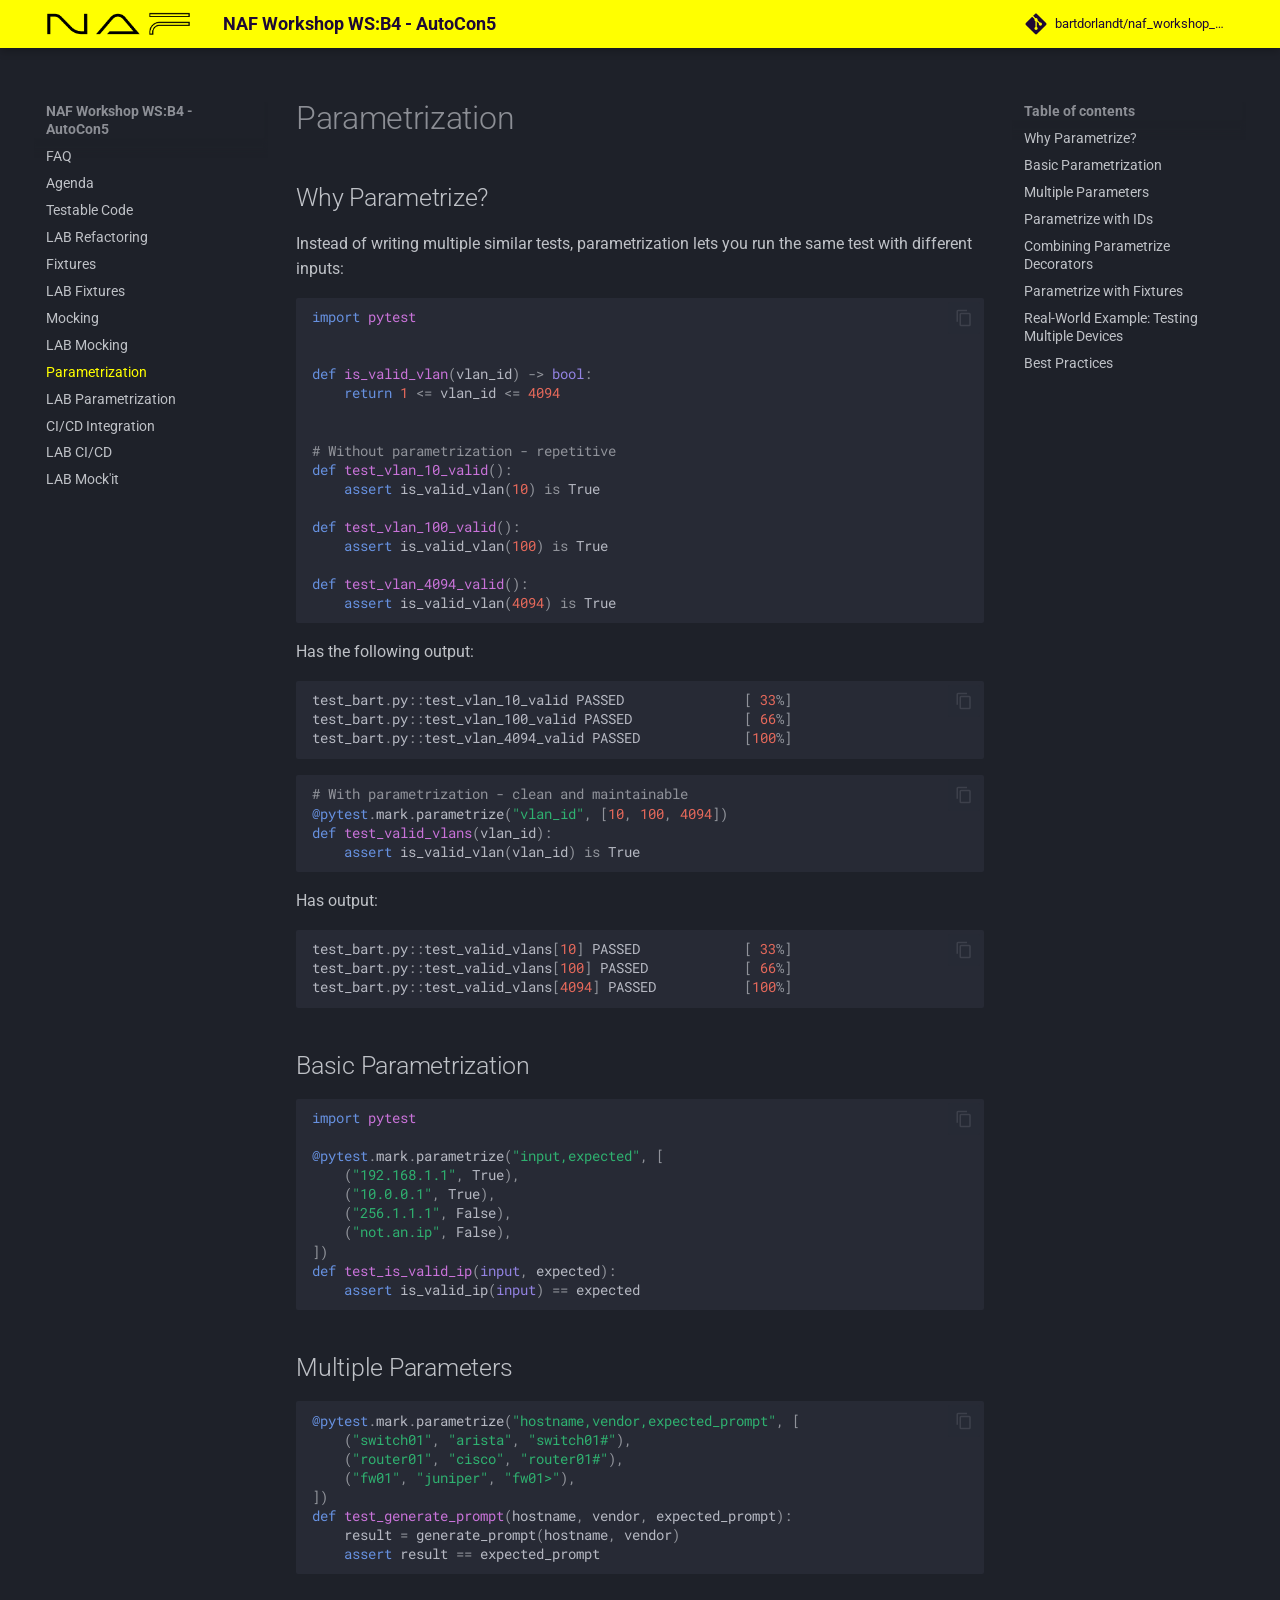
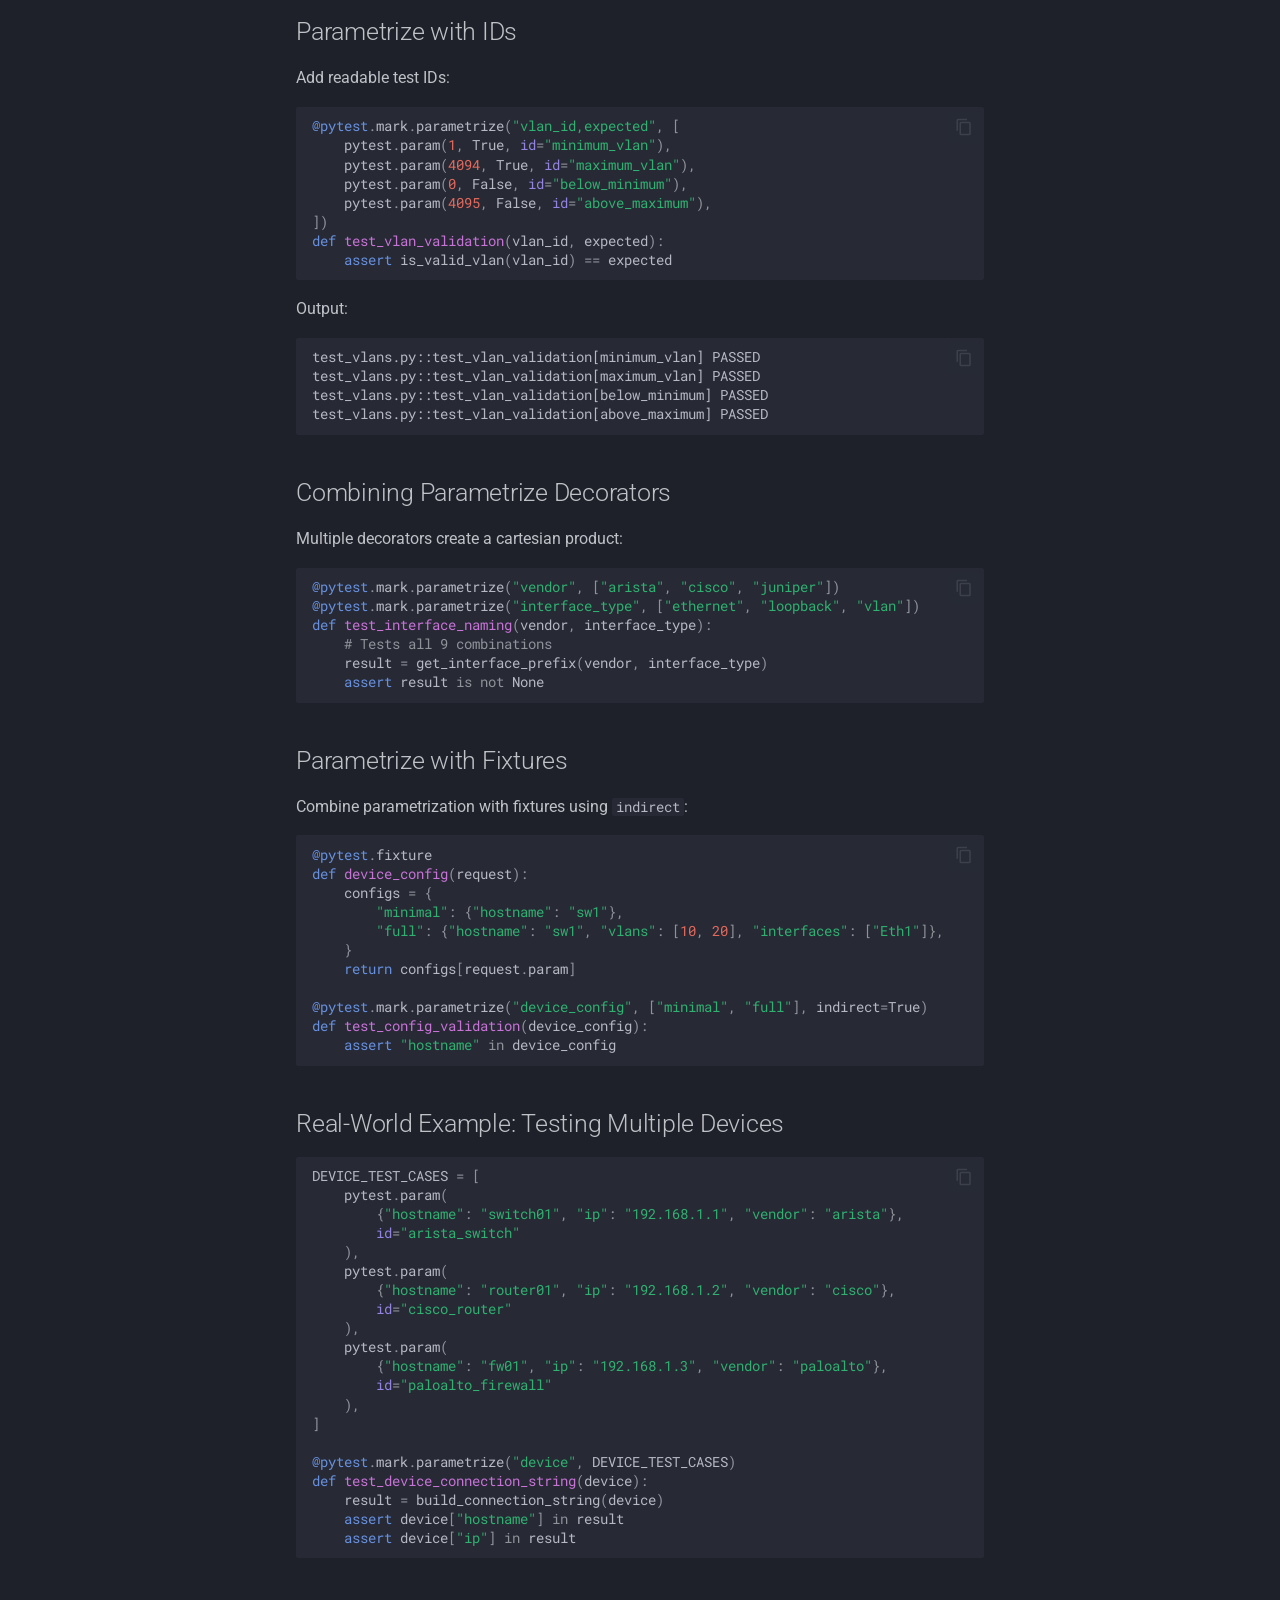
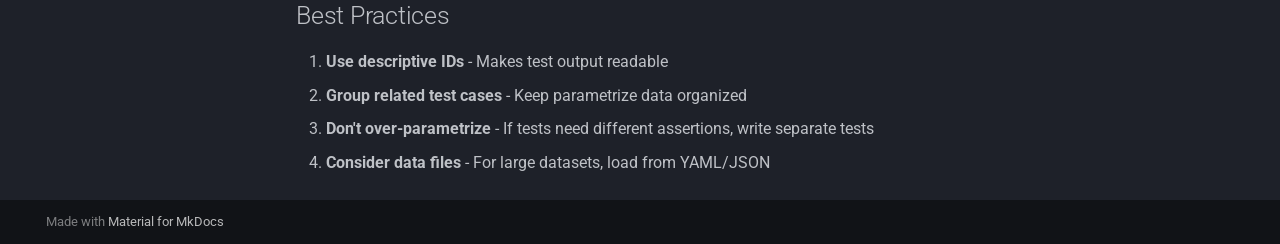
<file: parametrization/index.html>
<!doctype html>
<html lang="en" class="no-js">
  <head>
    
      <meta charset="utf-8">
      <meta name="viewport" content="width=device-width,initial-scale=1">
      
        <meta name="description" content="It Works on My Machine — (Py)Test your Automation">
      
      
      
      
        <link rel="prev" href="../lab_mocking/">
      
      
        <link rel="next" href="../lab_parametrization/">
      
      
        
      
      
      <link rel="icon" href="../img/favicon.png">
      <meta name="generator" content="mkdocs-1.6.1, mkdocs-material-9.7.6">
    
    
      
        <title>Parametrization - NAF Workshop WS:B4 - AutoCon5</title>
      
    
    
      <link rel="stylesheet" href="../assets/stylesheets/main.484c7ddc.min.css">
      
        
        <link rel="stylesheet" href="../assets/stylesheets/palette.ab4e12ef.min.css">
      
      


    
    
      
    
    
      
        
        
        <link rel="preconnect" href="https://fonts.gstatic.com" crossorigin>
        <link rel="stylesheet" href="https://fonts.googleapis.com/css?family=Roboto:300,300i,400,400i,700,700i%7CRoboto+Mono:400,400i,700,700i&display=fallback">
        <style>:root{--md-text-font:"Roboto";--md-code-font:"Roboto Mono"}</style>
      
    
    
      <link rel="stylesheet" href="../stylesheets/extra.css">
    
    <script>__md_scope=new URL("..",location),__md_hash=e=>[...e].reduce(((e,_)=>(e<<5)-e+_.charCodeAt(0)),0),__md_get=(e,_=localStorage,t=__md_scope)=>JSON.parse(_.getItem(t.pathname+"."+e)),__md_set=(e,_,t=localStorage,a=__md_scope)=>{try{t.setItem(a.pathname+"."+e,JSON.stringify(_))}catch(e){}}</script>
    
      

    
    
  </head>
  
  
    
    
      
    
    
    
    
    <body dir="ltr" data-md-color-scheme="slate" data-md-color-primary="custom" data-md-color-accent="custom">
  
    
    <input class="md-toggle" data-md-toggle="drawer" type="checkbox" id="__drawer" autocomplete="off">
    <input class="md-toggle" data-md-toggle="search" type="checkbox" id="__search" autocomplete="off">
    <label class="md-overlay" for="__drawer"></label>
    <div data-md-component="skip">
      
        
        <a href="#parametrization" class="md-skip">
          Skip to content
        </a>
      
    </div>
    <div data-md-component="announce">
      
    </div>
    
    
      

  

<header class="md-header md-header--shadow" data-md-component="header">
  <nav class="md-header__inner md-grid" aria-label="Header">
    <a href=".." title="NAF Workshop WS:B4 - AutoCon5" class="md-header__button md-logo" aria-label="NAF Workshop WS:B4 - AutoCon5" data-md-component="logo">
      
  <img src="../img/NAF.png" alt="logo">

    </a>
    <label class="md-header__button md-icon" for="__drawer">
      
      <svg xmlns="http://www.w3.org/2000/svg" viewBox="0 0 24 24"><path d="M3 6h18v2H3zm0 5h18v2H3zm0 5h18v2H3z"/></svg>
    </label>
    <div class="md-header__title" data-md-component="header-title">
      <div class="md-header__ellipsis">
        <div class="md-header__topic">
          <span class="md-ellipsis">
            NAF Workshop WS:B4 - AutoCon5
          </span>
        </div>
        <div class="md-header__topic" data-md-component="header-topic">
          <span class="md-ellipsis">
            
              Parametrization
            
          </span>
        </div>
      </div>
    </div>
    
      
        <form class="md-header__option" data-md-component="palette">
  
    
    
    
    <input class="md-option" data-md-color-media="" data-md-color-scheme="slate" data-md-color-primary="custom" data-md-color-accent="custom"  aria-hidden="true"  type="radio" name="__palette" id="__palette_0">
    
  
</form>
      
    
    
      <script>var palette=__md_get("__palette");if(palette&&palette.color){if("(prefers-color-scheme)"===palette.color.media){var media=matchMedia("(prefers-color-scheme: light)"),input=document.querySelector(media.matches?"[data-md-color-media='(prefers-color-scheme: light)']":"[data-md-color-media='(prefers-color-scheme: dark)']");palette.color.media=input.getAttribute("data-md-color-media"),palette.color.scheme=input.getAttribute("data-md-color-scheme"),palette.color.primary=input.getAttribute("data-md-color-primary"),palette.color.accent=input.getAttribute("data-md-color-accent")}for(var[key,value]of Object.entries(palette.color))document.body.setAttribute("data-md-color-"+key,value)}</script>
    
    
    
    
      <div class="md-header__source">
        <a href="https://github.com/bartdorlandt/naf_workshop_pytest" title="Go to repository" class="md-source" data-md-component="source">
  <div class="md-source__icon md-icon">
    
    <svg xmlns="http://www.w3.org/2000/svg" viewBox="0 0 448 512"><!--! Font Awesome Free 7.1.0 by @fontawesome - https://fontawesome.com License - https://fontawesome.com/license/free (Icons: CC BY 4.0, Fonts: SIL OFL 1.1, Code: MIT License) Copyright 2025 Fonticons, Inc.--><path d="M439.6 236.1 244 40.5c-5.4-5.5-12.8-8.5-20.4-8.5s-15 3-20.4 8.4L162.5 81l51.5 51.5c27.1-9.1 52.7 16.8 43.4 43.7l49.7 49.7c34.2-11.8 61.2 31 35.5 56.7-26.5 26.5-70.2-2.9-56-37.3L240.3 199v121.9c25.3 12.5 22.3 41.8 9.1 55-6.4 6.4-15.2 10.1-24.3 10.1s-17.8-3.6-24.3-10.1c-17.6-17.6-11.1-46.9 11.2-56v-123c-20.8-8.5-24.6-30.7-18.6-45L142.6 101 8.5 235.1C3 240.6 0 247.9 0 255.5s3 15 8.5 20.4l195.6 195.7c5.4 5.4 12.7 8.4 20.4 8.4s15-3 20.4-8.4l194.7-194.7c5.4-5.4 8.4-12.8 8.4-20.4s-3-15-8.4-20.4"/></svg>
  </div>
  <div class="md-source__repository">
    bartdorlandt/naf_workshop_pytest
  </div>
</a>
      </div>
    
  </nav>
  
</header>
    
    <div class="md-container" data-md-component="container">
      
      
        
          
        
      
      <main class="md-main" data-md-component="main">
        <div class="md-main__inner md-grid">
          
            
              
              <div class="md-sidebar md-sidebar--primary" data-md-component="sidebar" data-md-type="navigation" >
                <div class="md-sidebar__scrollwrap">
                  <div class="md-sidebar__inner">
                    



<nav class="md-nav md-nav--primary" aria-label="Navigation" data-md-level="0">
  <label class="md-nav__title" for="__drawer">
    <a href=".." title="NAF Workshop WS:B4 - AutoCon5" class="md-nav__button md-logo" aria-label="NAF Workshop WS:B4 - AutoCon5" data-md-component="logo">
      
  <img src="../img/NAF.png" alt="logo">

    </a>
    NAF Workshop WS:B4 - AutoCon5
  </label>
  
    <div class="md-nav__source">
      <a href="https://github.com/bartdorlandt/naf_workshop_pytest" title="Go to repository" class="md-source" data-md-component="source">
  <div class="md-source__icon md-icon">
    
    <svg xmlns="http://www.w3.org/2000/svg" viewBox="0 0 448 512"><!--! Font Awesome Free 7.1.0 by @fontawesome - https://fontawesome.com License - https://fontawesome.com/license/free (Icons: CC BY 4.0, Fonts: SIL OFL 1.1, Code: MIT License) Copyright 2025 Fonticons, Inc.--><path d="M439.6 236.1 244 40.5c-5.4-5.5-12.8-8.5-20.4-8.5s-15 3-20.4 8.4L162.5 81l51.5 51.5c27.1-9.1 52.7 16.8 43.4 43.7l49.7 49.7c34.2-11.8 61.2 31 35.5 56.7-26.5 26.5-70.2-2.9-56-37.3L240.3 199v121.9c25.3 12.5 22.3 41.8 9.1 55-6.4 6.4-15.2 10.1-24.3 10.1s-17.8-3.6-24.3-10.1c-17.6-17.6-11.1-46.9 11.2-56v-123c-20.8-8.5-24.6-30.7-18.6-45L142.6 101 8.5 235.1C3 240.6 0 247.9 0 255.5s3 15 8.5 20.4l195.6 195.7c5.4 5.4 12.7 8.4 20.4 8.4s15-3 20.4-8.4l194.7-194.7c5.4-5.4 8.4-12.8 8.4-20.4s-3-15-8.4-20.4"/></svg>
  </div>
  <div class="md-source__repository">
    bartdorlandt/naf_workshop_pytest
  </div>
</a>
    </div>
  
  <ul class="md-nav__list" data-md-scrollfix>
    
      
      
  
  
  
  
    <li class="md-nav__item">
      <a href=".." class="md-nav__link">
        
  
  
  <span class="md-ellipsis">
    
  
    FAQ
  

    
  </span>
  
  

      </a>
    </li>
  

    
      
      
  
  
  
  
    <li class="md-nav__item">
      <a href="../agenda/" class="md-nav__link">
        
  
  
  <span class="md-ellipsis">
    
  
    Agenda
  

    
  </span>
  
  

      </a>
    </li>
  

    
      
      
  
  
  
  
    <li class="md-nav__item">
      <a href="../testable_code/" class="md-nav__link">
        
  
  
  <span class="md-ellipsis">
    
  
    Testable Code
  

    
  </span>
  
  

      </a>
    </li>
  

    
      
      
  
  
  
  
    <li class="md-nav__item">
      <a href="../lab_refactoring/" class="md-nav__link">
        
  
  
  <span class="md-ellipsis">
    
  
    LAB Refactoring
  

    
  </span>
  
  

      </a>
    </li>
  

    
      
      
  
  
  
  
    <li class="md-nav__item">
      <a href="../fixtures/" class="md-nav__link">
        
  
  
  <span class="md-ellipsis">
    
  
    Fixtures
  

    
  </span>
  
  

      </a>
    </li>
  

    
      
      
  
  
  
  
    <li class="md-nav__item">
      <a href="../lab_fixtures/" class="md-nav__link">
        
  
  
  <span class="md-ellipsis">
    
  
    LAB Fixtures
  

    
  </span>
  
  

      </a>
    </li>
  

    
      
      
  
  
  
  
    <li class="md-nav__item">
      <a href="../mocking/" class="md-nav__link">
        
  
  
  <span class="md-ellipsis">
    
  
    Mocking
  

    
  </span>
  
  

      </a>
    </li>
  

    
      
      
  
  
  
  
    <li class="md-nav__item">
      <a href="../lab_mocking/" class="md-nav__link">
        
  
  
  <span class="md-ellipsis">
    
  
    LAB Mocking
  

    
  </span>
  
  

      </a>
    </li>
  

    
      
      
  
  
    
  
  
  
    <li class="md-nav__item md-nav__item--active">
      
      <input class="md-nav__toggle md-toggle" type="checkbox" id="__toc">
      
      
        
      
      
        <label class="md-nav__link md-nav__link--active" for="__toc">
          
  
  
  <span class="md-ellipsis">
    
  
    Parametrization
  

    
  </span>
  
  

          <span class="md-nav__icon md-icon"></span>
        </label>
      
      <a href="./" class="md-nav__link md-nav__link--active">
        
  
  
  <span class="md-ellipsis">
    
  
    Parametrization
  

    
  </span>
  
  

      </a>
      
        

<nav class="md-nav md-nav--secondary" aria-label="Table of contents">
  
  
  
    
  
  
    <label class="md-nav__title" for="__toc">
      <span class="md-nav__icon md-icon"></span>
      Table of contents
    </label>
    <ul class="md-nav__list" data-md-component="toc" data-md-scrollfix>
      
        <li class="md-nav__item">
  <a href="#why-parametrize" class="md-nav__link">
    <span class="md-ellipsis">
      
        Why Parametrize?
      
    </span>
  </a>
  
</li>
      
        <li class="md-nav__item">
  <a href="#basic-parametrization" class="md-nav__link">
    <span class="md-ellipsis">
      
        Basic Parametrization
      
    </span>
  </a>
  
</li>
      
        <li class="md-nav__item">
  <a href="#multiple-parameters" class="md-nav__link">
    <span class="md-ellipsis">
      
        Multiple Parameters
      
    </span>
  </a>
  
</li>
      
        <li class="md-nav__item">
  <a href="#parametrize-with-ids" class="md-nav__link">
    <span class="md-ellipsis">
      
        Parametrize with IDs
      
    </span>
  </a>
  
</li>
      
        <li class="md-nav__item">
  <a href="#combining-parametrize-decorators" class="md-nav__link">
    <span class="md-ellipsis">
      
        Combining Parametrize Decorators
      
    </span>
  </a>
  
</li>
      
        <li class="md-nav__item">
  <a href="#parametrize-with-fixtures" class="md-nav__link">
    <span class="md-ellipsis">
      
        Parametrize with Fixtures
      
    </span>
  </a>
  
</li>
      
        <li class="md-nav__item">
  <a href="#real-world-example-testing-multiple-devices" class="md-nav__link">
    <span class="md-ellipsis">
      
        Real-World Example: Testing Multiple Devices
      
    </span>
  </a>
  
</li>
      
        <li class="md-nav__item">
  <a href="#best-practices" class="md-nav__link">
    <span class="md-ellipsis">
      
        Best Practices
      
    </span>
  </a>
  
</li>
      
    </ul>
  
</nav>
      
    </li>
  

    
      
      
  
  
  
  
    <li class="md-nav__item">
      <a href="../lab_parametrization/" class="md-nav__link">
        
  
  
  <span class="md-ellipsis">
    
  
    LAB Parametrization
  

    
  </span>
  
  

      </a>
    </li>
  

    
      
      
  
  
  
  
    <li class="md-nav__item">
      <a href="../cicd/" class="md-nav__link">
        
  
  
  <span class="md-ellipsis">
    
  
    CI/CD Integration
  

    
  </span>
  
  

      </a>
    </li>
  

    
      
      
  
  
  
  
    <li class="md-nav__item">
      <a href="../lab_cicd/" class="md-nav__link">
        
  
  
  <span class="md-ellipsis">
    
  
    LAB CI/CD
  

    
  </span>
  
  

      </a>
    </li>
  

    
      
      
  
  
  
  
    <li class="md-nav__item">
      <a href="../lab_mockit/" class="md-nav__link">
        
  
  
  <span class="md-ellipsis">
    
  
    LAB Mock'it
  

    
  </span>
  
  

      </a>
    </li>
  

    
  </ul>
</nav>
                  </div>
                </div>
              </div>
            
            
              
              <div class="md-sidebar md-sidebar--secondary" data-md-component="sidebar" data-md-type="toc" >
                <div class="md-sidebar__scrollwrap">
                  <div class="md-sidebar__inner">
                    

<nav class="md-nav md-nav--secondary" aria-label="Table of contents">
  
  
  
    
  
  
    <label class="md-nav__title" for="__toc">
      <span class="md-nav__icon md-icon"></span>
      Table of contents
    </label>
    <ul class="md-nav__list" data-md-component="toc" data-md-scrollfix>
      
        <li class="md-nav__item">
  <a href="#why-parametrize" class="md-nav__link">
    <span class="md-ellipsis">
      
        Why Parametrize?
      
    </span>
  </a>
  
</li>
      
        <li class="md-nav__item">
  <a href="#basic-parametrization" class="md-nav__link">
    <span class="md-ellipsis">
      
        Basic Parametrization
      
    </span>
  </a>
  
</li>
      
        <li class="md-nav__item">
  <a href="#multiple-parameters" class="md-nav__link">
    <span class="md-ellipsis">
      
        Multiple Parameters
      
    </span>
  </a>
  
</li>
      
        <li class="md-nav__item">
  <a href="#parametrize-with-ids" class="md-nav__link">
    <span class="md-ellipsis">
      
        Parametrize with IDs
      
    </span>
  </a>
  
</li>
      
        <li class="md-nav__item">
  <a href="#combining-parametrize-decorators" class="md-nav__link">
    <span class="md-ellipsis">
      
        Combining Parametrize Decorators
      
    </span>
  </a>
  
</li>
      
        <li class="md-nav__item">
  <a href="#parametrize-with-fixtures" class="md-nav__link">
    <span class="md-ellipsis">
      
        Parametrize with Fixtures
      
    </span>
  </a>
  
</li>
      
        <li class="md-nav__item">
  <a href="#real-world-example-testing-multiple-devices" class="md-nav__link">
    <span class="md-ellipsis">
      
        Real-World Example: Testing Multiple Devices
      
    </span>
  </a>
  
</li>
      
        <li class="md-nav__item">
  <a href="#best-practices" class="md-nav__link">
    <span class="md-ellipsis">
      
        Best Practices
      
    </span>
  </a>
  
</li>
      
    </ul>
  
</nav>
                  </div>
                </div>
              </div>
            
          
          
            <div class="md-content" data-md-component="content">
              
              <article class="md-content__inner md-typeset">
                
                  


  
  


<h1 id="parametrization">Parametrization</h1>
<h2 id="why-parametrize">Why Parametrize?</h2>
<p>Instead of writing multiple similar tests, parametrization lets you run the same test with different inputs:</p>
<div class="highlight"><pre><span></span><code><span class="kn">import</span><span class="w"> </span><span class="nn">pytest</span>


<span class="k">def</span><span class="w"> </span><span class="nf">is_valid_vlan</span><span class="p">(</span><span class="n">vlan_id</span><span class="p">)</span> <span class="o">-&gt;</span> <span class="nb">bool</span><span class="p">:</span>
    <span class="k">return</span> <span class="mi">1</span> <span class="o">&lt;=</span> <span class="n">vlan_id</span> <span class="o">&lt;=</span> <span class="mi">4094</span>


<span class="c1"># Without parametrization - repetitive</span>
<span class="k">def</span><span class="w"> </span><span class="nf">test_vlan_10_valid</span><span class="p">():</span>
    <span class="k">assert</span> <span class="n">is_valid_vlan</span><span class="p">(</span><span class="mi">10</span><span class="p">)</span> <span class="ow">is</span> <span class="kc">True</span>

<span class="k">def</span><span class="w"> </span><span class="nf">test_vlan_100_valid</span><span class="p">():</span>
    <span class="k">assert</span> <span class="n">is_valid_vlan</span><span class="p">(</span><span class="mi">100</span><span class="p">)</span> <span class="ow">is</span> <span class="kc">True</span>

<span class="k">def</span><span class="w"> </span><span class="nf">test_vlan_4094_valid</span><span class="p">():</span>
    <span class="k">assert</span> <span class="n">is_valid_vlan</span><span class="p">(</span><span class="mi">4094</span><span class="p">)</span> <span class="ow">is</span> <span class="kc">True</span>
</code></pre></div>
<p>Has the following output:</p>
<div class="highlight"><pre><span></span><code><span class="n">test_bart</span><span class="o">.</span><span class="n">py</span><span class="p">::</span><span class="n">test_vlan_10_valid</span> <span class="n">PASSED</span>               <span class="p">[</span> <span class="mi">33</span><span class="o">%</span><span class="p">]</span>
<span class="n">test_bart</span><span class="o">.</span><span class="n">py</span><span class="p">::</span><span class="n">test_vlan_100_valid</span> <span class="n">PASSED</span>              <span class="p">[</span> <span class="mi">66</span><span class="o">%</span><span class="p">]</span>
<span class="n">test_bart</span><span class="o">.</span><span class="n">py</span><span class="p">::</span><span class="n">test_vlan_4094_valid</span> <span class="n">PASSED</span>             <span class="p">[</span><span class="mi">100</span><span class="o">%</span><span class="p">]</span>
</code></pre></div>
<div class="highlight"><pre><span></span><code><span class="c1"># With parametrization - clean and maintainable</span>
<span class="nd">@pytest</span><span class="o">.</span><span class="n">mark</span><span class="o">.</span><span class="n">parametrize</span><span class="p">(</span><span class="s2">&quot;vlan_id&quot;</span><span class="p">,</span> <span class="p">[</span><span class="mi">10</span><span class="p">,</span> <span class="mi">100</span><span class="p">,</span> <span class="mi">4094</span><span class="p">])</span>
<span class="k">def</span><span class="w"> </span><span class="nf">test_valid_vlans</span><span class="p">(</span><span class="n">vlan_id</span><span class="p">):</span>
    <span class="k">assert</span> <span class="n">is_valid_vlan</span><span class="p">(</span><span class="n">vlan_id</span><span class="p">)</span> <span class="ow">is</span> <span class="kc">True</span>
</code></pre></div>
<p>Has output:</p>
<div class="highlight"><pre><span></span><code><span class="n">test_bart</span><span class="o">.</span><span class="n">py</span><span class="p">::</span><span class="n">test_valid_vlans</span><span class="p">[</span><span class="mi">10</span><span class="p">]</span> <span class="n">PASSED</span>             <span class="p">[</span> <span class="mi">33</span><span class="o">%</span><span class="p">]</span>
<span class="n">test_bart</span><span class="o">.</span><span class="n">py</span><span class="p">::</span><span class="n">test_valid_vlans</span><span class="p">[</span><span class="mi">100</span><span class="p">]</span> <span class="n">PASSED</span>            <span class="p">[</span> <span class="mi">66</span><span class="o">%</span><span class="p">]</span>
<span class="n">test_bart</span><span class="o">.</span><span class="n">py</span><span class="p">::</span><span class="n">test_valid_vlans</span><span class="p">[</span><span class="mi">4094</span><span class="p">]</span> <span class="n">PASSED</span>           <span class="p">[</span><span class="mi">100</span><span class="o">%</span><span class="p">]</span>
</code></pre></div>
<h2 id="basic-parametrization">Basic Parametrization</h2>
<div class="highlight"><pre><span></span><code><span class="kn">import</span><span class="w"> </span><span class="nn">pytest</span>

<span class="nd">@pytest</span><span class="o">.</span><span class="n">mark</span><span class="o">.</span><span class="n">parametrize</span><span class="p">(</span><span class="s2">&quot;input,expected&quot;</span><span class="p">,</span> <span class="p">[</span>
    <span class="p">(</span><span class="s2">&quot;192.168.1.1&quot;</span><span class="p">,</span> <span class="kc">True</span><span class="p">),</span>
    <span class="p">(</span><span class="s2">&quot;10.0.0.1&quot;</span><span class="p">,</span> <span class="kc">True</span><span class="p">),</span>
    <span class="p">(</span><span class="s2">&quot;256.1.1.1&quot;</span><span class="p">,</span> <span class="kc">False</span><span class="p">),</span>
    <span class="p">(</span><span class="s2">&quot;not.an.ip&quot;</span><span class="p">,</span> <span class="kc">False</span><span class="p">),</span>
<span class="p">])</span>
<span class="k">def</span><span class="w"> </span><span class="nf">test_is_valid_ip</span><span class="p">(</span><span class="nb">input</span><span class="p">,</span> <span class="n">expected</span><span class="p">):</span>
    <span class="k">assert</span> <span class="n">is_valid_ip</span><span class="p">(</span><span class="nb">input</span><span class="p">)</span> <span class="o">==</span> <span class="n">expected</span>
</code></pre></div>
<h2 id="multiple-parameters">Multiple Parameters</h2>
<div class="highlight"><pre><span></span><code><span class="nd">@pytest</span><span class="o">.</span><span class="n">mark</span><span class="o">.</span><span class="n">parametrize</span><span class="p">(</span><span class="s2">&quot;hostname,vendor,expected_prompt&quot;</span><span class="p">,</span> <span class="p">[</span>
    <span class="p">(</span><span class="s2">&quot;switch01&quot;</span><span class="p">,</span> <span class="s2">&quot;arista&quot;</span><span class="p">,</span> <span class="s2">&quot;switch01#&quot;</span><span class="p">),</span>
    <span class="p">(</span><span class="s2">&quot;router01&quot;</span><span class="p">,</span> <span class="s2">&quot;cisco&quot;</span><span class="p">,</span> <span class="s2">&quot;router01#&quot;</span><span class="p">),</span>
    <span class="p">(</span><span class="s2">&quot;fw01&quot;</span><span class="p">,</span> <span class="s2">&quot;juniper&quot;</span><span class="p">,</span> <span class="s2">&quot;fw01&gt;&quot;</span><span class="p">),</span>
<span class="p">])</span>
<span class="k">def</span><span class="w"> </span><span class="nf">test_generate_prompt</span><span class="p">(</span><span class="n">hostname</span><span class="p">,</span> <span class="n">vendor</span><span class="p">,</span> <span class="n">expected_prompt</span><span class="p">):</span>
    <span class="n">result</span> <span class="o">=</span> <span class="n">generate_prompt</span><span class="p">(</span><span class="n">hostname</span><span class="p">,</span> <span class="n">vendor</span><span class="p">)</span>
    <span class="k">assert</span> <span class="n">result</span> <span class="o">==</span> <span class="n">expected_prompt</span>
</code></pre></div>
<h2 id="parametrize-with-ids">Parametrize with IDs</h2>
<p>Add readable test IDs:</p>
<div class="highlight"><pre><span></span><code><span class="nd">@pytest</span><span class="o">.</span><span class="n">mark</span><span class="o">.</span><span class="n">parametrize</span><span class="p">(</span><span class="s2">&quot;vlan_id,expected&quot;</span><span class="p">,</span> <span class="p">[</span>
    <span class="n">pytest</span><span class="o">.</span><span class="n">param</span><span class="p">(</span><span class="mi">1</span><span class="p">,</span> <span class="kc">True</span><span class="p">,</span> <span class="nb">id</span><span class="o">=</span><span class="s2">&quot;minimum_vlan&quot;</span><span class="p">),</span>
    <span class="n">pytest</span><span class="o">.</span><span class="n">param</span><span class="p">(</span><span class="mi">4094</span><span class="p">,</span> <span class="kc">True</span><span class="p">,</span> <span class="nb">id</span><span class="o">=</span><span class="s2">&quot;maximum_vlan&quot;</span><span class="p">),</span>
    <span class="n">pytest</span><span class="o">.</span><span class="n">param</span><span class="p">(</span><span class="mi">0</span><span class="p">,</span> <span class="kc">False</span><span class="p">,</span> <span class="nb">id</span><span class="o">=</span><span class="s2">&quot;below_minimum&quot;</span><span class="p">),</span>
    <span class="n">pytest</span><span class="o">.</span><span class="n">param</span><span class="p">(</span><span class="mi">4095</span><span class="p">,</span> <span class="kc">False</span><span class="p">,</span> <span class="nb">id</span><span class="o">=</span><span class="s2">&quot;above_maximum&quot;</span><span class="p">),</span>
<span class="p">])</span>
<span class="k">def</span><span class="w"> </span><span class="nf">test_vlan_validation</span><span class="p">(</span><span class="n">vlan_id</span><span class="p">,</span> <span class="n">expected</span><span class="p">):</span>
    <span class="k">assert</span> <span class="n">is_valid_vlan</span><span class="p">(</span><span class="n">vlan_id</span><span class="p">)</span> <span class="o">==</span> <span class="n">expected</span>
</code></pre></div>
<p>Output:
<div class="highlight"><pre><span></span><code>test_vlans.py::test_vlan_validation[minimum_vlan] PASSED
test_vlans.py::test_vlan_validation[maximum_vlan] PASSED
test_vlans.py::test_vlan_validation[below_minimum] PASSED
test_vlans.py::test_vlan_validation[above_maximum] PASSED
</code></pre></div></p>
<h2 id="combining-parametrize-decorators">Combining Parametrize Decorators</h2>
<p>Multiple decorators create a cartesian product:</p>
<div class="highlight"><pre><span></span><code><span class="nd">@pytest</span><span class="o">.</span><span class="n">mark</span><span class="o">.</span><span class="n">parametrize</span><span class="p">(</span><span class="s2">&quot;vendor&quot;</span><span class="p">,</span> <span class="p">[</span><span class="s2">&quot;arista&quot;</span><span class="p">,</span> <span class="s2">&quot;cisco&quot;</span><span class="p">,</span> <span class="s2">&quot;juniper&quot;</span><span class="p">])</span>
<span class="nd">@pytest</span><span class="o">.</span><span class="n">mark</span><span class="o">.</span><span class="n">parametrize</span><span class="p">(</span><span class="s2">&quot;interface_type&quot;</span><span class="p">,</span> <span class="p">[</span><span class="s2">&quot;ethernet&quot;</span><span class="p">,</span> <span class="s2">&quot;loopback&quot;</span><span class="p">,</span> <span class="s2">&quot;vlan&quot;</span><span class="p">])</span>
<span class="k">def</span><span class="w"> </span><span class="nf">test_interface_naming</span><span class="p">(</span><span class="n">vendor</span><span class="p">,</span> <span class="n">interface_type</span><span class="p">):</span>
    <span class="c1"># Tests all 9 combinations</span>
    <span class="n">result</span> <span class="o">=</span> <span class="n">get_interface_prefix</span><span class="p">(</span><span class="n">vendor</span><span class="p">,</span> <span class="n">interface_type</span><span class="p">)</span>
    <span class="k">assert</span> <span class="n">result</span> <span class="ow">is</span> <span class="ow">not</span> <span class="kc">None</span>
</code></pre></div>
<h2 id="parametrize-with-fixtures">Parametrize with Fixtures</h2>
<p>Combine parametrization with fixtures using <code>indirect</code>:</p>
<div class="highlight"><pre><span></span><code><span class="nd">@pytest</span><span class="o">.</span><span class="n">fixture</span>
<span class="k">def</span><span class="w"> </span><span class="nf">device_config</span><span class="p">(</span><span class="n">request</span><span class="p">):</span>
    <span class="n">configs</span> <span class="o">=</span> <span class="p">{</span>
        <span class="s2">&quot;minimal&quot;</span><span class="p">:</span> <span class="p">{</span><span class="s2">&quot;hostname&quot;</span><span class="p">:</span> <span class="s2">&quot;sw1&quot;</span><span class="p">},</span>
        <span class="s2">&quot;full&quot;</span><span class="p">:</span> <span class="p">{</span><span class="s2">&quot;hostname&quot;</span><span class="p">:</span> <span class="s2">&quot;sw1&quot;</span><span class="p">,</span> <span class="s2">&quot;vlans&quot;</span><span class="p">:</span> <span class="p">[</span><span class="mi">10</span><span class="p">,</span> <span class="mi">20</span><span class="p">],</span> <span class="s2">&quot;interfaces&quot;</span><span class="p">:</span> <span class="p">[</span><span class="s2">&quot;Eth1&quot;</span><span class="p">]},</span>
    <span class="p">}</span>
    <span class="k">return</span> <span class="n">configs</span><span class="p">[</span><span class="n">request</span><span class="o">.</span><span class="n">param</span><span class="p">]</span>

<span class="nd">@pytest</span><span class="o">.</span><span class="n">mark</span><span class="o">.</span><span class="n">parametrize</span><span class="p">(</span><span class="s2">&quot;device_config&quot;</span><span class="p">,</span> <span class="p">[</span><span class="s2">&quot;minimal&quot;</span><span class="p">,</span> <span class="s2">&quot;full&quot;</span><span class="p">],</span> <span class="n">indirect</span><span class="o">=</span><span class="kc">True</span><span class="p">)</span>
<span class="k">def</span><span class="w"> </span><span class="nf">test_config_validation</span><span class="p">(</span><span class="n">device_config</span><span class="p">):</span>
    <span class="k">assert</span> <span class="s2">&quot;hostname&quot;</span> <span class="ow">in</span> <span class="n">device_config</span>
</code></pre></div>
<h2 id="real-world-example-testing-multiple-devices">Real-World Example: Testing Multiple Devices</h2>
<div class="highlight"><pre><span></span><code><span class="n">DEVICE_TEST_CASES</span> <span class="o">=</span> <span class="p">[</span>
    <span class="n">pytest</span><span class="o">.</span><span class="n">param</span><span class="p">(</span>
        <span class="p">{</span><span class="s2">&quot;hostname&quot;</span><span class="p">:</span> <span class="s2">&quot;switch01&quot;</span><span class="p">,</span> <span class="s2">&quot;ip&quot;</span><span class="p">:</span> <span class="s2">&quot;192.168.1.1&quot;</span><span class="p">,</span> <span class="s2">&quot;vendor&quot;</span><span class="p">:</span> <span class="s2">&quot;arista&quot;</span><span class="p">},</span>
        <span class="nb">id</span><span class="o">=</span><span class="s2">&quot;arista_switch&quot;</span>
    <span class="p">),</span>
    <span class="n">pytest</span><span class="o">.</span><span class="n">param</span><span class="p">(</span>
        <span class="p">{</span><span class="s2">&quot;hostname&quot;</span><span class="p">:</span> <span class="s2">&quot;router01&quot;</span><span class="p">,</span> <span class="s2">&quot;ip&quot;</span><span class="p">:</span> <span class="s2">&quot;192.168.1.2&quot;</span><span class="p">,</span> <span class="s2">&quot;vendor&quot;</span><span class="p">:</span> <span class="s2">&quot;cisco&quot;</span><span class="p">},</span>
        <span class="nb">id</span><span class="o">=</span><span class="s2">&quot;cisco_router&quot;</span>
    <span class="p">),</span>
    <span class="n">pytest</span><span class="o">.</span><span class="n">param</span><span class="p">(</span>
        <span class="p">{</span><span class="s2">&quot;hostname&quot;</span><span class="p">:</span> <span class="s2">&quot;fw01&quot;</span><span class="p">,</span> <span class="s2">&quot;ip&quot;</span><span class="p">:</span> <span class="s2">&quot;192.168.1.3&quot;</span><span class="p">,</span> <span class="s2">&quot;vendor&quot;</span><span class="p">:</span> <span class="s2">&quot;paloalto&quot;</span><span class="p">},</span>
        <span class="nb">id</span><span class="o">=</span><span class="s2">&quot;paloalto_firewall&quot;</span>
    <span class="p">),</span>
<span class="p">]</span>

<span class="nd">@pytest</span><span class="o">.</span><span class="n">mark</span><span class="o">.</span><span class="n">parametrize</span><span class="p">(</span><span class="s2">&quot;device&quot;</span><span class="p">,</span> <span class="n">DEVICE_TEST_CASES</span><span class="p">)</span>
<span class="k">def</span><span class="w"> </span><span class="nf">test_device_connection_string</span><span class="p">(</span><span class="n">device</span><span class="p">):</span>
    <span class="n">result</span> <span class="o">=</span> <span class="n">build_connection_string</span><span class="p">(</span><span class="n">device</span><span class="p">)</span>
    <span class="k">assert</span> <span class="n">device</span><span class="p">[</span><span class="s2">&quot;hostname&quot;</span><span class="p">]</span> <span class="ow">in</span> <span class="n">result</span>
    <span class="k">assert</span> <span class="n">device</span><span class="p">[</span><span class="s2">&quot;ip&quot;</span><span class="p">]</span> <span class="ow">in</span> <span class="n">result</span>
</code></pre></div>
<h2 id="best-practices">Best Practices</h2>
<ol>
<li><strong>Use descriptive IDs</strong> - Makes test output readable</li>
<li><strong>Group related test cases</strong> - Keep parametrize data organized</li>
<li><strong>Don't over-parametrize</strong> - If tests need different assertions, write separate tests</li>
<li><strong>Consider data files</strong> - For large datasets, load from YAML/JSON</li>
</ol>












                
              </article>
            </div>
          
          
<script>var target=document.getElementById(location.hash.slice(1));target&&target.name&&(target.checked=target.name.startsWith("__tabbed_"))</script>
        </div>
        
      </main>
      
        <footer class="md-footer">
  
  <div class="md-footer-meta md-typeset">
    <div class="md-footer-meta__inner md-grid">
      <div class="md-copyright">
  
  
    Made with
    <a href="https://squidfunk.github.io/mkdocs-material/" target="_blank" rel="noopener">
      Material for MkDocs
    </a>
  
</div>
      
    </div>
  </div>
</footer>
      
    </div>
    <div class="md-dialog" data-md-component="dialog">
      <div class="md-dialog__inner md-typeset"></div>
    </div>
    
    
    
      
      
      <script id="__config" type="application/json">{"annotate": null, "base": "..", "features": ["navigation.tracking", "content.code.copy"], "search": "../assets/javascripts/workers/search.2c215733.min.js", "tags": null, "translations": {"clipboard.copied": "Copied to clipboard", "clipboard.copy": "Copy to clipboard", "search.result.more.one": "1 more on this page", "search.result.more.other": "# more on this page", "search.result.none": "No matching documents", "search.result.one": "1 matching document", "search.result.other": "# matching documents", "search.result.placeholder": "Type to start searching", "search.result.term.missing": "Missing", "select.version": "Select version"}, "version": null}</script>
    
    
      <script src="../assets/javascripts/bundle.79ae519e.min.js"></script>
      
    
  </body>
</html>
</file>
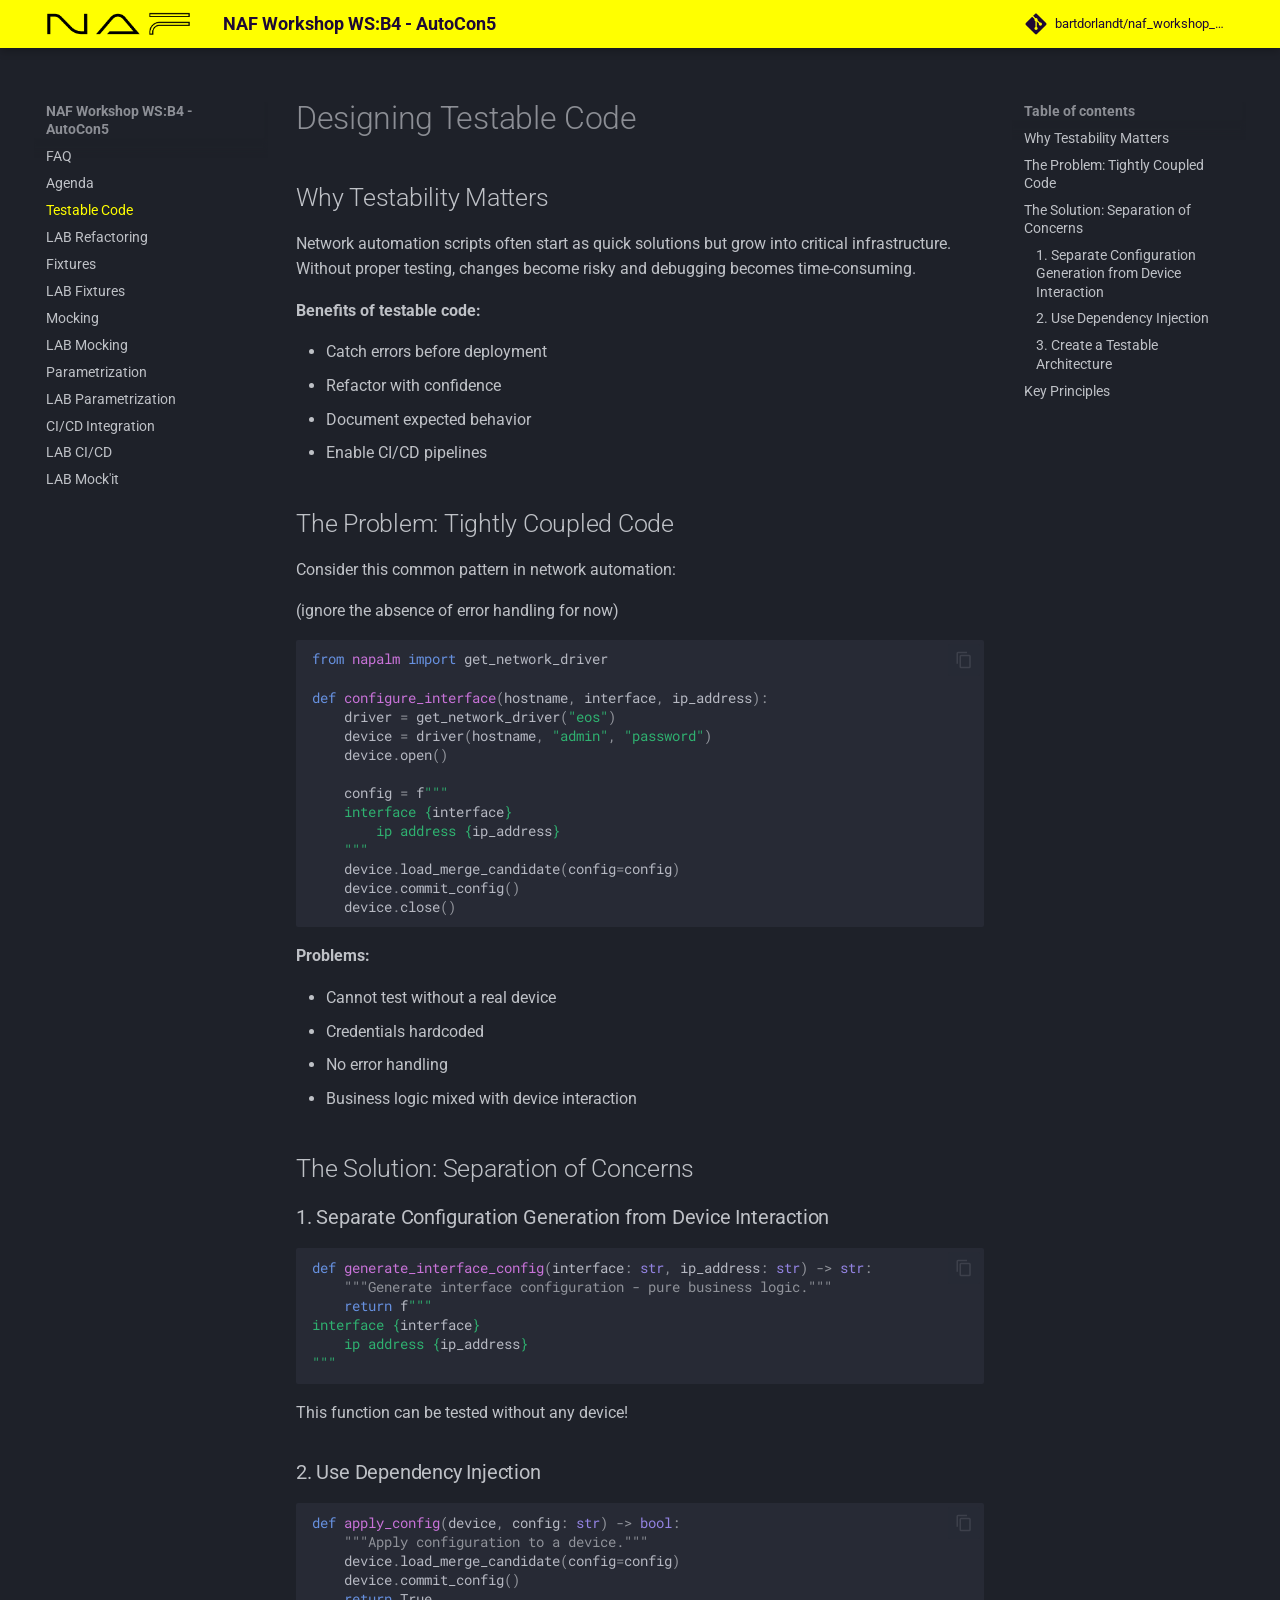
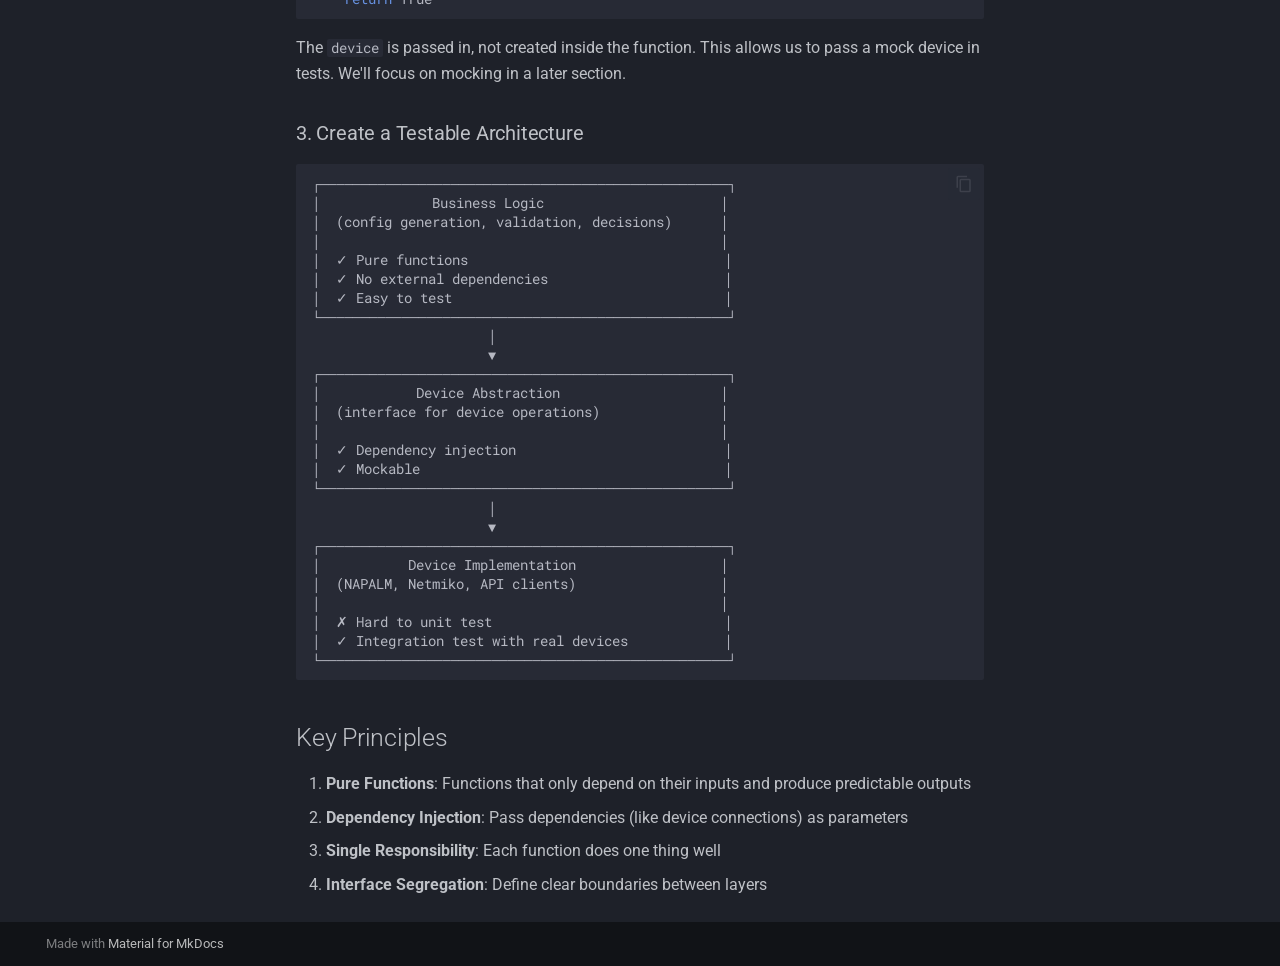
<file: testable_code/index.html>
<!doctype html>
<html lang="en" class="no-js">
  <head>
    
      <meta charset="utf-8">
      <meta name="viewport" content="width=device-width,initial-scale=1">
      
        <meta name="description" content="It Works on My Machine — (Py)Test your Automation">
      
      
      
      
        <link rel="prev" href="../agenda/">
      
      
        <link rel="next" href="../lab_refactoring/">
      
      
        
      
      
      <link rel="icon" href="../img/favicon.png">
      <meta name="generator" content="mkdocs-1.6.1, mkdocs-material-9.7.6">
    
    
      
        <title>Testable Code - NAF Workshop WS:B4 - AutoCon5</title>
      
    
    
      <link rel="stylesheet" href="../assets/stylesheets/main.484c7ddc.min.css">
      
        
        <link rel="stylesheet" href="../assets/stylesheets/palette.ab4e12ef.min.css">
      
      


    
    
      
    
    
      
        
        
        <link rel="preconnect" href="https://fonts.gstatic.com" crossorigin>
        <link rel="stylesheet" href="https://fonts.googleapis.com/css?family=Roboto:300,300i,400,400i,700,700i%7CRoboto+Mono:400,400i,700,700i&display=fallback">
        <style>:root{--md-text-font:"Roboto";--md-code-font:"Roboto Mono"}</style>
      
    
    
      <link rel="stylesheet" href="../stylesheets/extra.css">
    
    <script>__md_scope=new URL("..",location),__md_hash=e=>[...e].reduce(((e,_)=>(e<<5)-e+_.charCodeAt(0)),0),__md_get=(e,_=localStorage,t=__md_scope)=>JSON.parse(_.getItem(t.pathname+"."+e)),__md_set=(e,_,t=localStorage,a=__md_scope)=>{try{t.setItem(a.pathname+"."+e,JSON.stringify(_))}catch(e){}}</script>
    
      

    
    
  </head>
  
  
    
    
      
    
    
    
    
    <body dir="ltr" data-md-color-scheme="slate" data-md-color-primary="custom" data-md-color-accent="custom">
  
    
    <input class="md-toggle" data-md-toggle="drawer" type="checkbox" id="__drawer" autocomplete="off">
    <input class="md-toggle" data-md-toggle="search" type="checkbox" id="__search" autocomplete="off">
    <label class="md-overlay" for="__drawer"></label>
    <div data-md-component="skip">
      
        
        <a href="#designing-testable-code" class="md-skip">
          Skip to content
        </a>
      
    </div>
    <div data-md-component="announce">
      
    </div>
    
    
      

  

<header class="md-header md-header--shadow" data-md-component="header">
  <nav class="md-header__inner md-grid" aria-label="Header">
    <a href=".." title="NAF Workshop WS:B4 - AutoCon5" class="md-header__button md-logo" aria-label="NAF Workshop WS:B4 - AutoCon5" data-md-component="logo">
      
  <img src="../img/NAF.png" alt="logo">

    </a>
    <label class="md-header__button md-icon" for="__drawer">
      
      <svg xmlns="http://www.w3.org/2000/svg" viewBox="0 0 24 24"><path d="M3 6h18v2H3zm0 5h18v2H3zm0 5h18v2H3z"/></svg>
    </label>
    <div class="md-header__title" data-md-component="header-title">
      <div class="md-header__ellipsis">
        <div class="md-header__topic">
          <span class="md-ellipsis">
            NAF Workshop WS:B4 - AutoCon5
          </span>
        </div>
        <div class="md-header__topic" data-md-component="header-topic">
          <span class="md-ellipsis">
            
              Testable Code
            
          </span>
        </div>
      </div>
    </div>
    
      
        <form class="md-header__option" data-md-component="palette">
  
    
    
    
    <input class="md-option" data-md-color-media="" data-md-color-scheme="slate" data-md-color-primary="custom" data-md-color-accent="custom"  aria-hidden="true"  type="radio" name="__palette" id="__palette_0">
    
  
</form>
      
    
    
      <script>var palette=__md_get("__palette");if(palette&&palette.color){if("(prefers-color-scheme)"===palette.color.media){var media=matchMedia("(prefers-color-scheme: light)"),input=document.querySelector(media.matches?"[data-md-color-media='(prefers-color-scheme: light)']":"[data-md-color-media='(prefers-color-scheme: dark)']");palette.color.media=input.getAttribute("data-md-color-media"),palette.color.scheme=input.getAttribute("data-md-color-scheme"),palette.color.primary=input.getAttribute("data-md-color-primary"),palette.color.accent=input.getAttribute("data-md-color-accent")}for(var[key,value]of Object.entries(palette.color))document.body.setAttribute("data-md-color-"+key,value)}</script>
    
    
    
    
      <div class="md-header__source">
        <a href="https://github.com/bartdorlandt/naf_workshop_pytest" title="Go to repository" class="md-source" data-md-component="source">
  <div class="md-source__icon md-icon">
    
    <svg xmlns="http://www.w3.org/2000/svg" viewBox="0 0 448 512"><!--! Font Awesome Free 7.1.0 by @fontawesome - https://fontawesome.com License - https://fontawesome.com/license/free (Icons: CC BY 4.0, Fonts: SIL OFL 1.1, Code: MIT License) Copyright 2025 Fonticons, Inc.--><path d="M439.6 236.1 244 40.5c-5.4-5.5-12.8-8.5-20.4-8.5s-15 3-20.4 8.4L162.5 81l51.5 51.5c27.1-9.1 52.7 16.8 43.4 43.7l49.7 49.7c34.2-11.8 61.2 31 35.5 56.7-26.5 26.5-70.2-2.9-56-37.3L240.3 199v121.9c25.3 12.5 22.3 41.8 9.1 55-6.4 6.4-15.2 10.1-24.3 10.1s-17.8-3.6-24.3-10.1c-17.6-17.6-11.1-46.9 11.2-56v-123c-20.8-8.5-24.6-30.7-18.6-45L142.6 101 8.5 235.1C3 240.6 0 247.9 0 255.5s3 15 8.5 20.4l195.6 195.7c5.4 5.4 12.7 8.4 20.4 8.4s15-3 20.4-8.4l194.7-194.7c5.4-5.4 8.4-12.8 8.4-20.4s-3-15-8.4-20.4"/></svg>
  </div>
  <div class="md-source__repository">
    bartdorlandt/naf_workshop_pytest
  </div>
</a>
      </div>
    
  </nav>
  
</header>
    
    <div class="md-container" data-md-component="container">
      
      
        
          
        
      
      <main class="md-main" data-md-component="main">
        <div class="md-main__inner md-grid">
          
            
              
              <div class="md-sidebar md-sidebar--primary" data-md-component="sidebar" data-md-type="navigation" >
                <div class="md-sidebar__scrollwrap">
                  <div class="md-sidebar__inner">
                    



<nav class="md-nav md-nav--primary" aria-label="Navigation" data-md-level="0">
  <label class="md-nav__title" for="__drawer">
    <a href=".." title="NAF Workshop WS:B4 - AutoCon5" class="md-nav__button md-logo" aria-label="NAF Workshop WS:B4 - AutoCon5" data-md-component="logo">
      
  <img src="../img/NAF.png" alt="logo">

    </a>
    NAF Workshop WS:B4 - AutoCon5
  </label>
  
    <div class="md-nav__source">
      <a href="https://github.com/bartdorlandt/naf_workshop_pytest" title="Go to repository" class="md-source" data-md-component="source">
  <div class="md-source__icon md-icon">
    
    <svg xmlns="http://www.w3.org/2000/svg" viewBox="0 0 448 512"><!--! Font Awesome Free 7.1.0 by @fontawesome - https://fontawesome.com License - https://fontawesome.com/license/free (Icons: CC BY 4.0, Fonts: SIL OFL 1.1, Code: MIT License) Copyright 2025 Fonticons, Inc.--><path d="M439.6 236.1 244 40.5c-5.4-5.5-12.8-8.5-20.4-8.5s-15 3-20.4 8.4L162.5 81l51.5 51.5c27.1-9.1 52.7 16.8 43.4 43.7l49.7 49.7c34.2-11.8 61.2 31 35.5 56.7-26.5 26.5-70.2-2.9-56-37.3L240.3 199v121.9c25.3 12.5 22.3 41.8 9.1 55-6.4 6.4-15.2 10.1-24.3 10.1s-17.8-3.6-24.3-10.1c-17.6-17.6-11.1-46.9 11.2-56v-123c-20.8-8.5-24.6-30.7-18.6-45L142.6 101 8.5 235.1C3 240.6 0 247.9 0 255.5s3 15 8.5 20.4l195.6 195.7c5.4 5.4 12.7 8.4 20.4 8.4s15-3 20.4-8.4l194.7-194.7c5.4-5.4 8.4-12.8 8.4-20.4s-3-15-8.4-20.4"/></svg>
  </div>
  <div class="md-source__repository">
    bartdorlandt/naf_workshop_pytest
  </div>
</a>
    </div>
  
  <ul class="md-nav__list" data-md-scrollfix>
    
      
      
  
  
  
  
    <li class="md-nav__item">
      <a href=".." class="md-nav__link">
        
  
  
  <span class="md-ellipsis">
    
  
    FAQ
  

    
  </span>
  
  

      </a>
    </li>
  

    
      
      
  
  
  
  
    <li class="md-nav__item">
      <a href="../agenda/" class="md-nav__link">
        
  
  
  <span class="md-ellipsis">
    
  
    Agenda
  

    
  </span>
  
  

      </a>
    </li>
  

    
      
      
  
  
    
  
  
  
    <li class="md-nav__item md-nav__item--active">
      
      <input class="md-nav__toggle md-toggle" type="checkbox" id="__toc">
      
      
        
      
      
        <label class="md-nav__link md-nav__link--active" for="__toc">
          
  
  
  <span class="md-ellipsis">
    
  
    Testable Code
  

    
  </span>
  
  

          <span class="md-nav__icon md-icon"></span>
        </label>
      
      <a href="./" class="md-nav__link md-nav__link--active">
        
  
  
  <span class="md-ellipsis">
    
  
    Testable Code
  

    
  </span>
  
  

      </a>
      
        

<nav class="md-nav md-nav--secondary" aria-label="Table of contents">
  
  
  
    
  
  
    <label class="md-nav__title" for="__toc">
      <span class="md-nav__icon md-icon"></span>
      Table of contents
    </label>
    <ul class="md-nav__list" data-md-component="toc" data-md-scrollfix>
      
        <li class="md-nav__item">
  <a href="#why-testability-matters" class="md-nav__link">
    <span class="md-ellipsis">
      
        Why Testability Matters
      
    </span>
  </a>
  
</li>
      
        <li class="md-nav__item">
  <a href="#the-problem-tightly-coupled-code" class="md-nav__link">
    <span class="md-ellipsis">
      
        The Problem: Tightly Coupled Code
      
    </span>
  </a>
  
</li>
      
        <li class="md-nav__item">
  <a href="#the-solution-separation-of-concerns" class="md-nav__link">
    <span class="md-ellipsis">
      
        The Solution: Separation of Concerns
      
    </span>
  </a>
  
    <nav class="md-nav" aria-label="The Solution: Separation of Concerns">
      <ul class="md-nav__list">
        
          <li class="md-nav__item">
  <a href="#1-separate-configuration-generation-from-device-interaction" class="md-nav__link">
    <span class="md-ellipsis">
      
        1. Separate Configuration Generation from Device Interaction
      
    </span>
  </a>
  
</li>
        
          <li class="md-nav__item">
  <a href="#2-use-dependency-injection" class="md-nav__link">
    <span class="md-ellipsis">
      
        2. Use Dependency Injection
      
    </span>
  </a>
  
</li>
        
          <li class="md-nav__item">
  <a href="#3-create-a-testable-architecture" class="md-nav__link">
    <span class="md-ellipsis">
      
        3. Create a Testable Architecture
      
    </span>
  </a>
  
</li>
        
      </ul>
    </nav>
  
</li>
      
        <li class="md-nav__item">
  <a href="#key-principles" class="md-nav__link">
    <span class="md-ellipsis">
      
        Key Principles
      
    </span>
  </a>
  
</li>
      
    </ul>
  
</nav>
      
    </li>
  

    
      
      
  
  
  
  
    <li class="md-nav__item">
      <a href="../lab_refactoring/" class="md-nav__link">
        
  
  
  <span class="md-ellipsis">
    
  
    LAB Refactoring
  

    
  </span>
  
  

      </a>
    </li>
  

    
      
      
  
  
  
  
    <li class="md-nav__item">
      <a href="../fixtures/" class="md-nav__link">
        
  
  
  <span class="md-ellipsis">
    
  
    Fixtures
  

    
  </span>
  
  

      </a>
    </li>
  

    
      
      
  
  
  
  
    <li class="md-nav__item">
      <a href="../lab_fixtures/" class="md-nav__link">
        
  
  
  <span class="md-ellipsis">
    
  
    LAB Fixtures
  

    
  </span>
  
  

      </a>
    </li>
  

    
      
      
  
  
  
  
    <li class="md-nav__item">
      <a href="../mocking/" class="md-nav__link">
        
  
  
  <span class="md-ellipsis">
    
  
    Mocking
  

    
  </span>
  
  

      </a>
    </li>
  

    
      
      
  
  
  
  
    <li class="md-nav__item">
      <a href="../lab_mocking/" class="md-nav__link">
        
  
  
  <span class="md-ellipsis">
    
  
    LAB Mocking
  

    
  </span>
  
  

      </a>
    </li>
  

    
      
      
  
  
  
  
    <li class="md-nav__item">
      <a href="../parametrization/" class="md-nav__link">
        
  
  
  <span class="md-ellipsis">
    
  
    Parametrization
  

    
  </span>
  
  

      </a>
    </li>
  

    
      
      
  
  
  
  
    <li class="md-nav__item">
      <a href="../lab_parametrization/" class="md-nav__link">
        
  
  
  <span class="md-ellipsis">
    
  
    LAB Parametrization
  

    
  </span>
  
  

      </a>
    </li>
  

    
      
      
  
  
  
  
    <li class="md-nav__item">
      <a href="../cicd/" class="md-nav__link">
        
  
  
  <span class="md-ellipsis">
    
  
    CI/CD Integration
  

    
  </span>
  
  

      </a>
    </li>
  

    
      
      
  
  
  
  
    <li class="md-nav__item">
      <a href="../lab_cicd/" class="md-nav__link">
        
  
  
  <span class="md-ellipsis">
    
  
    LAB CI/CD
  

    
  </span>
  
  

      </a>
    </li>
  

    
      
      
  
  
  
  
    <li class="md-nav__item">
      <a href="../lab_mockit/" class="md-nav__link">
        
  
  
  <span class="md-ellipsis">
    
  
    LAB Mock'it
  

    
  </span>
  
  

      </a>
    </li>
  

    
  </ul>
</nav>
                  </div>
                </div>
              </div>
            
            
              
              <div class="md-sidebar md-sidebar--secondary" data-md-component="sidebar" data-md-type="toc" >
                <div class="md-sidebar__scrollwrap">
                  <div class="md-sidebar__inner">
                    

<nav class="md-nav md-nav--secondary" aria-label="Table of contents">
  
  
  
    
  
  
    <label class="md-nav__title" for="__toc">
      <span class="md-nav__icon md-icon"></span>
      Table of contents
    </label>
    <ul class="md-nav__list" data-md-component="toc" data-md-scrollfix>
      
        <li class="md-nav__item">
  <a href="#why-testability-matters" class="md-nav__link">
    <span class="md-ellipsis">
      
        Why Testability Matters
      
    </span>
  </a>
  
</li>
      
        <li class="md-nav__item">
  <a href="#the-problem-tightly-coupled-code" class="md-nav__link">
    <span class="md-ellipsis">
      
        The Problem: Tightly Coupled Code
      
    </span>
  </a>
  
</li>
      
        <li class="md-nav__item">
  <a href="#the-solution-separation-of-concerns" class="md-nav__link">
    <span class="md-ellipsis">
      
        The Solution: Separation of Concerns
      
    </span>
  </a>
  
    <nav class="md-nav" aria-label="The Solution: Separation of Concerns">
      <ul class="md-nav__list">
        
          <li class="md-nav__item">
  <a href="#1-separate-configuration-generation-from-device-interaction" class="md-nav__link">
    <span class="md-ellipsis">
      
        1. Separate Configuration Generation from Device Interaction
      
    </span>
  </a>
  
</li>
        
          <li class="md-nav__item">
  <a href="#2-use-dependency-injection" class="md-nav__link">
    <span class="md-ellipsis">
      
        2. Use Dependency Injection
      
    </span>
  </a>
  
</li>
        
          <li class="md-nav__item">
  <a href="#3-create-a-testable-architecture" class="md-nav__link">
    <span class="md-ellipsis">
      
        3. Create a Testable Architecture
      
    </span>
  </a>
  
</li>
        
      </ul>
    </nav>
  
</li>
      
        <li class="md-nav__item">
  <a href="#key-principles" class="md-nav__link">
    <span class="md-ellipsis">
      
        Key Principles
      
    </span>
  </a>
  
</li>
      
    </ul>
  
</nav>
                  </div>
                </div>
              </div>
            
          
          
            <div class="md-content" data-md-component="content">
              
              <article class="md-content__inner md-typeset">
                
                  


  
  


<h1 id="designing-testable-code">Designing Testable Code</h1>
<h2 id="why-testability-matters">Why Testability Matters</h2>
<p>Network automation scripts often start as quick solutions but grow into critical infrastructure. Without proper testing, changes become risky and debugging becomes time-consuming.</p>
<p><strong>Benefits of testable code:</strong></p>
<ul>
<li>Catch errors before deployment</li>
<li>Refactor with confidence</li>
<li>Document expected behavior</li>
<li>Enable CI/CD pipelines</li>
</ul>
<h2 id="the-problem-tightly-coupled-code">The Problem: Tightly Coupled Code</h2>
<p>Consider this common pattern in network automation:</p>
<p>(ignore the absence of error handling for now)</p>
<div class="highlight"><pre><span></span><code><span class="kn">from</span><span class="w"> </span><span class="nn">napalm</span><span class="w"> </span><span class="kn">import</span> <span class="n">get_network_driver</span>

<span class="k">def</span><span class="w"> </span><span class="nf">configure_interface</span><span class="p">(</span><span class="n">hostname</span><span class="p">,</span> <span class="n">interface</span><span class="p">,</span> <span class="n">ip_address</span><span class="p">):</span>
    <span class="n">driver</span> <span class="o">=</span> <span class="n">get_network_driver</span><span class="p">(</span><span class="s2">&quot;eos&quot;</span><span class="p">)</span>
    <span class="n">device</span> <span class="o">=</span> <span class="n">driver</span><span class="p">(</span><span class="n">hostname</span><span class="p">,</span> <span class="s2">&quot;admin&quot;</span><span class="p">,</span> <span class="s2">&quot;password&quot;</span><span class="p">)</span>
    <span class="n">device</span><span class="o">.</span><span class="n">open</span><span class="p">()</span>

    <span class="n">config</span> <span class="o">=</span> <span class="sa">f</span><span class="s2">&quot;&quot;&quot;</span>
<span class="s2">    interface </span><span class="si">{</span><span class="n">interface</span><span class="si">}</span>
<span class="s2">        ip address </span><span class="si">{</span><span class="n">ip_address</span><span class="si">}</span>
<span class="s2">    &quot;&quot;&quot;</span>
    <span class="n">device</span><span class="o">.</span><span class="n">load_merge_candidate</span><span class="p">(</span><span class="n">config</span><span class="o">=</span><span class="n">config</span><span class="p">)</span>
    <span class="n">device</span><span class="o">.</span><span class="n">commit_config</span><span class="p">()</span>
    <span class="n">device</span><span class="o">.</span><span class="n">close</span><span class="p">()</span>
</code></pre></div>
<p><strong>Problems:</strong></p>
<ul>
<li>Cannot test without a real device</li>
<li>Credentials hardcoded</li>
<li>No error handling</li>
<li>Business logic mixed with device interaction</li>
</ul>
<h2 id="the-solution-separation-of-concerns">The Solution: Separation of Concerns</h2>
<h3 id="1-separate-configuration-generation-from-device-interaction">1. Separate Configuration Generation from Device Interaction</h3>
<div class="highlight"><pre><span></span><code><span class="k">def</span><span class="w"> </span><span class="nf">generate_interface_config</span><span class="p">(</span><span class="n">interface</span><span class="p">:</span> <span class="nb">str</span><span class="p">,</span> <span class="n">ip_address</span><span class="p">:</span> <span class="nb">str</span><span class="p">)</span> <span class="o">-&gt;</span> <span class="nb">str</span><span class="p">:</span>
<span class="w">    </span><span class="sd">&quot;&quot;&quot;Generate interface configuration - pure business logic.&quot;&quot;&quot;</span>
    <span class="k">return</span> <span class="sa">f</span><span class="s2">&quot;&quot;&quot;</span>
<span class="s2">interface </span><span class="si">{</span><span class="n">interface</span><span class="si">}</span>
<span class="s2">    ip address </span><span class="si">{</span><span class="n">ip_address</span><span class="si">}</span>
<span class="s2">&quot;&quot;&quot;</span>
</code></pre></div>
<p>This function can be tested without any device!</p>
<h3 id="2-use-dependency-injection">2. Use Dependency Injection</h3>
<div class="highlight"><pre><span></span><code><span class="k">def</span><span class="w"> </span><span class="nf">apply_config</span><span class="p">(</span><span class="n">device</span><span class="p">,</span> <span class="n">config</span><span class="p">:</span> <span class="nb">str</span><span class="p">)</span> <span class="o">-&gt;</span> <span class="nb">bool</span><span class="p">:</span>
<span class="w">    </span><span class="sd">&quot;&quot;&quot;Apply configuration to a device.&quot;&quot;&quot;</span>
    <span class="n">device</span><span class="o">.</span><span class="n">load_merge_candidate</span><span class="p">(</span><span class="n">config</span><span class="o">=</span><span class="n">config</span><span class="p">)</span>
    <span class="n">device</span><span class="o">.</span><span class="n">commit_config</span><span class="p">()</span>
    <span class="k">return</span> <span class="kc">True</span>
</code></pre></div>
<p>The <code>device</code> is passed in, not created inside the function. This allows us to pass a mock device in tests. We'll focus on mocking in a later section.</p>
<h3 id="3-create-a-testable-architecture">3. Create a Testable Architecture</h3>
<div class="highlight"><pre><span></span><code>┌──────────────────────────────────────────────────┐
│              Business Logic                      │
│  (config generation, validation, decisions)      │
│                                                  │
│  ✓ Pure functions                                │
│  ✓ No external dependencies                      │
│  ✓ Easy to test                                  │
└──────────────────────────────────────────────────┘
                      │
                      ▼
┌──────────────────────────────────────────────────┐
│            Device Abstraction                    │
│  (interface for device operations)               │
│                                                  │
│  ✓ Dependency injection                          │
│  ✓ Mockable                                      │
└──────────────────────────────────────────────────┘
                      │
                      ▼
┌──────────────────────────────────────────────────┐
│           Device Implementation                  │
│  (NAPALM, Netmiko, API clients)                  │
│                                                  │
│  ✗ Hard to unit test                             │
│  ✓ Integration test with real devices            │
└──────────────────────────────────────────────────┘
</code></pre></div>
<h2 id="key-principles">Key Principles</h2>
<ol>
<li><strong>Pure Functions</strong>: Functions that only depend on their inputs and produce predictable outputs</li>
<li><strong>Dependency Injection</strong>: Pass dependencies (like device connections) as parameters</li>
<li><strong>Single Responsibility</strong>: Each function does one thing well</li>
<li><strong>Interface Segregation</strong>: Define clear boundaries between layers</li>
</ol>












                
              </article>
            </div>
          
          
<script>var target=document.getElementById(location.hash.slice(1));target&&target.name&&(target.checked=target.name.startsWith("__tabbed_"))</script>
        </div>
        
      </main>
      
        <footer class="md-footer">
  
  <div class="md-footer-meta md-typeset">
    <div class="md-footer-meta__inner md-grid">
      <div class="md-copyright">
  
  
    Made with
    <a href="https://squidfunk.github.io/mkdocs-material/" target="_blank" rel="noopener">
      Material for MkDocs
    </a>
  
</div>
      
    </div>
  </div>
</footer>
      
    </div>
    <div class="md-dialog" data-md-component="dialog">
      <div class="md-dialog__inner md-typeset"></div>
    </div>
    
    
    
      
      
      <script id="__config" type="application/json">{"annotate": null, "base": "..", "features": ["navigation.tracking", "content.code.copy"], "search": "../assets/javascripts/workers/search.2c215733.min.js", "tags": null, "translations": {"clipboard.copied": "Copied to clipboard", "clipboard.copy": "Copy to clipboard", "search.result.more.one": "1 more on this page", "search.result.more.other": "# more on this page", "search.result.none": "No matching documents", "search.result.one": "1 matching document", "search.result.other": "# matching documents", "search.result.placeholder": "Type to start searching", "search.result.term.missing": "Missing", "select.version": "Select version"}, "version": null}</script>
    
    
      <script src="../assets/javascripts/bundle.79ae519e.min.js"></script>
      
    
  </body>
</html>
</file>
<file: stylesheets/extra.css>
:root {
    --md-primary-fg-color:        #ffff00;
    --md-primary-fg-color--dark:  #ffff00bb;
    --md-primary-bg-color:        #1d0935;
  
    --md-accent-fg-color:         hsl(0deg, 0%, 86.27%);

  }
</file>
<file: assets/stylesheets/main.484c7ddc.min.css>
@charset "UTF-8";html{-webkit-text-size-adjust:none;-moz-text-size-adjust:none;text-size-adjust:none;box-sizing:border-box}*,:after,:before{box-sizing:inherit}@media (prefers-reduced-motion){*,:after,:before{transition:none!important}}body{margin:0}a,button,input,label{-webkit-tap-highlight-color:transparent}a{color:inherit;text-decoration:none}hr{border:0;box-sizing:initial;display:block;height:.05rem;overflow:visible;padding:0}small{font-size:80%}sub,sup{line-height:1em}img{border-style:none}table{border-collapse:initial;border-spacing:0}td,th{font-weight:400;vertical-align:top}button{background:#0000;border:0;font-family:inherit;font-size:inherit;margin:0;padding:0}input{border:0;outline:none}:root{--md-primary-fg-color:#4051b5;--md-primary-fg-color--light:#5d6cc0;--md-primary-fg-color--dark:#303fa1;--md-primary-bg-color:#fff;--md-primary-bg-color--light:#ffffffb3;--md-accent-fg-color:#526cfe;--md-accent-fg-color--transparent:#526cfe1a;--md-accent-bg-color:#fff;--md-accent-bg-color--light:#ffffffb3}[data-md-color-scheme=default]{color-scheme:light}[data-md-color-scheme=default] img[src$="#gh-dark-mode-only"],[data-md-color-scheme=default] img[src$="#only-dark"]{display:none}:root,[data-md-color-scheme=default]{--md-hue:225deg;--md-default-fg-color:#000000de;--md-default-fg-color--light:#0000008a;--md-default-fg-color--lighter:#00000052;--md-default-fg-color--lightest:#00000012;--md-default-bg-color:#fff;--md-default-bg-color--light:#ffffffb3;--md-default-bg-color--lighter:#ffffff4d;--md-default-bg-color--lightest:#ffffff1f;--md-code-fg-color:#36464e;--md-code-bg-color:#f5f5f5;--md-code-bg-color--light:#f5f5f5b3;--md-code-bg-color--lighter:#f5f5f54d;--md-code-hl-color:#4287ff;--md-code-hl-color--light:#4287ff1a;--md-code-hl-number-color:#d52a2a;--md-code-hl-special-color:#db1457;--md-code-hl-function-color:#a846b9;--md-code-hl-constant-color:#6e59d9;--md-code-hl-keyword-color:#3f6ec6;--md-code-hl-string-color:#1c7d4d;--md-code-hl-name-color:var(--md-code-fg-color);--md-code-hl-operator-color:var(--md-default-fg-color--light);--md-code-hl-punctuation-color:var(--md-default-fg-color--light);--md-code-hl-comment-color:var(--md-default-fg-color--light);--md-code-hl-generic-color:var(--md-default-fg-color--light);--md-code-hl-variable-color:var(--md-default-fg-color--light);--md-typeset-color:var(--md-default-fg-color);--md-typeset-a-color:var(--md-primary-fg-color);--md-typeset-del-color:#f5503d26;--md-typeset-ins-color:#0bd57026;--md-typeset-kbd-color:#fafafa;--md-typeset-kbd-accent-color:#fff;--md-typeset-kbd-border-color:#b8b8b8;--md-typeset-mark-color:#ffff0080;--md-typeset-table-color:#0000001f;--md-typeset-table-color--light:rgba(0,0,0,.035);--md-admonition-fg-color:var(--md-default-fg-color);--md-admonition-bg-color:var(--md-default-bg-color);--md-warning-fg-color:#000000de;--md-warning-bg-color:#ff9;--md-footer-fg-color:#fff;--md-footer-fg-color--light:#ffffffb3;--md-footer-fg-color--lighter:#ffffff73;--md-footer-bg-color:#000000de;--md-footer-bg-color--dark:#00000052;--md-shadow-z1:0 0.2rem 0.5rem #0000000d,0 0 0.05rem #0000001a;--md-shadow-z2:0 0.2rem 0.5rem #0000001a,0 0 0.05rem #00000040;--md-shadow-z3:0 0.2rem 0.5rem #0003,0 0 0.05rem #00000059}.md-icon svg{fill:currentcolor;display:block;height:1.2rem;width:1.2rem}body{-webkit-font-smoothing:antialiased;-moz-osx-font-smoothing:grayscale;--md-text-font-family:var(--md-text-font,_),-apple-system,BlinkMacSystemFont,Helvetica,Arial,sans-serif;--md-code-font-family:var(--md-code-font,_),SFMono-Regular,Consolas,Menlo,monospace}aside,body,input{font-feature-settings:"kern","liga";color:var(--md-typeset-color);font-family:var(--md-text-font-family)}code,kbd,pre{font-feature-settings:"kern";font-family:var(--md-code-font-family)}:root{--md-typeset-table-sort-icon:url('data:image/svg+xml;charset=utf-8,<svg xmlns="http://www.w3.org/2000/svg" viewBox="0 0 24 24"><path d="m18 21-4-4h3V7h-3l4-4 4 4h-3v10h3M2 19v-2h10v2M2 13v-2h7v2M2 7V5h4v2z"/></svg>');--md-typeset-table-sort-icon--asc:url('data:image/svg+xml;charset=utf-8,<svg xmlns="http://www.w3.org/2000/svg" viewBox="0 0 24 24"><path d="M19 17h3l-4 4-4-4h3V3h2M2 17h10v2H2M6 5v2H2V5m0 6h7v2H2z"/></svg>');--md-typeset-table-sort-icon--desc:url('data:image/svg+xml;charset=utf-8,<svg xmlns="http://www.w3.org/2000/svg" viewBox="0 0 24 24"><path d="M19 7h3l-4-4-4 4h3v14h2M2 17h10v2H2M6 5v2H2V5m0 6h7v2H2z"/></svg>')}.md-typeset{-webkit-print-color-adjust:exact;color-adjust:exact;font-size:.8rem;line-height:1.6;overflow-wrap:break-word}@media print{.md-typeset{font-size:.68rem}}.md-typeset blockquote,.md-typeset dl,.md-typeset figure,.md-typeset ol,.md-typeset pre,.md-typeset ul{margin-bottom:1em;margin-top:1em}.md-typeset h1{color:var(--md-default-fg-color--light);font-size:2em;line-height:1.3;margin:0 0 1.25em}.md-typeset h1,.md-typeset h2{font-weight:300;letter-spacing:-.01em}.md-typeset h2{font-size:1.5625em;line-height:1.4;margin:1.6em 0 .64em}.md-typeset h3{font-size:1.25em;font-weight:400;letter-spacing:-.01em;line-height:1.5;margin:1.6em 0 .8em}.md-typeset h2+h3{margin-top:.8em}.md-typeset h4{font-weight:700;letter-spacing:-.01em;margin:1em 0}.md-typeset h5,.md-typeset h6{color:var(--md-default-fg-color--light);font-size:.8em;font-weight:700;letter-spacing:-.01em;margin:1.25em 0}.md-typeset h5{text-transform:uppercase}.md-typeset h5 code{text-transform:none}.md-typeset hr{border-bottom:.05rem solid var(--md-default-fg-color--lightest);display:flow-root;margin:1.5em 0}.md-typeset a{color:var(--md-typeset-a-color);word-break:break-word}.md-typeset a,.md-typeset a:before{transition:color 125ms}.md-typeset a:focus,.md-typeset a:hover{color:var(--md-accent-fg-color)}.md-typeset a:focus code,.md-typeset a:hover code{background-color:var(--md-accent-fg-color--transparent);color:var(--md-accent-fg-color)}.md-typeset a code{color:var(--md-typeset-a-color)}.md-typeset a.focus-visible{outline-color:var(--md-accent-fg-color);outline-offset:.2rem}.md-typeset code,.md-typeset kbd,.md-typeset pre{color:var(--md-code-fg-color);direction:ltr;font-variant-ligatures:none;transition:background-color 125ms}@media print{.md-typeset code,.md-typeset kbd,.md-typeset pre{white-space:pre-wrap}}.md-typeset code{background-color:var(--md-code-bg-color);border-radius:.1rem;-webkit-box-decoration-break:clone;box-decoration-break:clone;font-size:.85em;padding:0 .2941176471em;transition:color 125ms,background-color 125ms;word-break:break-word}.md-typeset code:not(.focus-visible){-webkit-tap-highlight-color:transparent;outline:none}.md-typeset pre{display:flow-root;line-height:1.4;position:relative}.md-typeset pre>code{-webkit-box-decoration-break:slice;box-decoration-break:slice;box-shadow:none;display:block;margin:0;outline-color:var(--md-accent-fg-color);overflow:auto;padding:.7720588235em 1.1764705882em;scrollbar-color:var(--md-default-fg-color--lighter) #0000;scrollbar-width:thin;touch-action:auto;word-break:normal}.md-typeset pre>code:hover{scrollbar-color:var(--md-accent-fg-color) #0000}.md-typeset pre>code::-webkit-scrollbar{height:.2rem;width:.2rem}.md-typeset pre>code::-webkit-scrollbar-thumb{background-color:var(--md-default-fg-color--lighter)}.md-typeset pre>code::-webkit-scrollbar-thumb:hover{background-color:var(--md-accent-fg-color)}.md-typeset kbd{background-color:var(--md-typeset-kbd-color);border-radius:.1rem;box-shadow:0 .1rem 0 .05rem var(--md-typeset-kbd-border-color),0 .1rem 0 var(--md-typeset-kbd-border-color),0 -.1rem .2rem var(--md-typeset-kbd-accent-color) inset;color:var(--md-default-fg-color);display:inline-block;font-size:.75em;padding:0 .6666666667em;vertical-align:text-top;word-break:break-word}.md-typeset mark{background-color:var(--md-typeset-mark-color);-webkit-box-decoration-break:clone;box-decoration-break:clone;color:inherit;word-break:break-word}.md-typeset abbr{cursor:help;text-decoration:none}.md-typeset [data-preview],.md-typeset abbr{border-bottom:.05rem dotted var(--md-default-fg-color--light)}.md-typeset small{opacity:.75}[dir=ltr] .md-typeset sub,[dir=ltr] .md-typeset sup{margin-left:.078125em}[dir=rtl] .md-typeset sub,[dir=rtl] .md-typeset sup{margin-right:.078125em}[dir=ltr] .md-typeset blockquote{padding-left:.6rem}[dir=rtl] .md-typeset blockquote{padding-right:.6rem}[dir=ltr] .md-typeset blockquote{border-left:.2rem solid var(--md-default-fg-color--lighter)}[dir=rtl] .md-typeset blockquote{border-right:.2rem solid var(--md-default-fg-color--lighter)}.md-typeset blockquote{color:var(--md-default-fg-color--light);margin-left:0;margin-right:0}.md-typeset ul{list-style-type:disc}.md-typeset ul[type]{list-style-type:revert-layer}[dir=ltr] .md-typeset ol,[dir=ltr] .md-typeset ul{margin-left:.625em}[dir=rtl] .md-typeset ol,[dir=rtl] .md-typeset ul{margin-right:.625em}.md-typeset ol,.md-typeset ul{padding:0}.md-typeset ol:not([hidden]),.md-typeset ul:not([hidden]){display:flow-root}.md-typeset ol ol,.md-typeset ul ol{list-style-type:lower-alpha}.md-typeset ol ol ol,.md-typeset ul ol ol{list-style-type:lower-roman}.md-typeset ol ol ol ol,.md-typeset ul ol ol ol{list-style-type:upper-alpha}.md-typeset ol ol ol ol ol,.md-typeset ul ol ol ol ol{list-style-type:upper-roman}.md-typeset ol[type],.md-typeset ul[type]{list-style-type:revert-layer}[dir=ltr] .md-typeset ol li,[dir=ltr] .md-typeset ul li{margin-left:1.25em}[dir=rtl] .md-typeset ol li,[dir=rtl] .md-typeset ul li{margin-right:1.25em}.md-typeset ol li,.md-typeset ul li{margin-bottom:.5em}.md-typeset ol li blockquote,.md-typeset ol li p,.md-typeset ul li blockquote,.md-typeset ul li p{margin:.5em 0}.md-typeset ol li:last-child,.md-typeset ul li:last-child{margin-bottom:0}[dir=ltr] .md-typeset ol li ol,[dir=ltr] .md-typeset ol li ul,[dir=ltr] .md-typeset ul li ol,[dir=ltr] .md-typeset ul li ul{margin-left:.625em}[dir=rtl] .md-typeset ol li ol,[dir=rtl] .md-typeset ol li ul,[dir=rtl] .md-typeset ul li ol,[dir=rtl] .md-typeset ul li ul{margin-right:.625em}.md-typeset ol li ol,.md-typeset ol li ul,.md-typeset ul li ol,.md-typeset ul li ul{margin-bottom:.5em;margin-top:.5em}[dir=ltr] .md-typeset dd{margin-left:1.875em}[dir=rtl] .md-typeset dd{margin-right:1.875em}.md-typeset dd{margin-bottom:1.5em;margin-top:1em}.md-typeset img,.md-typeset svg,.md-typeset video{height:auto;max-width:100%}.md-typeset img[align=left]{margin:1em 1em 1em 0}.md-typeset img[align=right]{margin:1em 0 1em 1em}.md-typeset img[align]:only-child{margin-top:0}.md-typeset figure{display:flow-root;margin:1em auto;max-width:100%;text-align:center;width:fit-content}.md-typeset figure img{display:block;margin:0 auto}.md-typeset figcaption{font-style:italic;margin:1em auto;max-width:24rem}.md-typeset iframe{max-width:100%}.md-typeset table:not([class]){background-color:var(--md-default-bg-color);border:.05rem solid var(--md-typeset-table-color);border-radius:.1rem;display:inline-block;font-size:.64rem;max-width:100%;overflow:auto;touch-action:auto}@media print{.md-typeset table:not([class]){display:table}}.md-typeset table:not([class])+*{margin-top:1.5em}.md-typeset table:not([class]) td>:first-child,.md-typeset table:not([class]) th>:first-child{margin-top:0}.md-typeset table:not([class]) td>:last-child,.md-typeset table:not([class]) th>:last-child{margin-bottom:0}.md-typeset table:not([class]) td:not([align]),.md-typeset table:not([class]) th:not([align]){text-align:left}[dir=rtl] .md-typeset table:not([class]) td:not([align]),[dir=rtl] .md-typeset table:not([class]) th:not([align]){text-align:right}.md-typeset table:not([class]) th{font-weight:700;min-width:5rem;padding:.9375em 1.25em;vertical-align:top}.md-typeset table:not([class]) td{border-top:.05rem solid var(--md-typeset-table-color);padding:.9375em 1.25em;vertical-align:top}.md-typeset table:not([class]) tbody tr{transition:background-color 125ms}.md-typeset table:not([class]) tbody tr:hover{background-color:var(--md-typeset-table-color--light);box-shadow:0 .05rem 0 var(--md-default-bg-color) inset}.md-typeset table:not([class]) a{word-break:normal}.md-typeset table th[role=columnheader]{cursor:pointer}[dir=ltr] .md-typeset table th[role=columnheader]:after{margin-left:.5em}[dir=rtl] .md-typeset table th[role=columnheader]:after{margin-right:.5em}.md-typeset table th[role=columnheader]:after{content:"";display:inline-block;height:1.2em;-webkit-mask-image:var(--md-typeset-table-sort-icon);mask-image:var(--md-typeset-table-sort-icon);-webkit-mask-repeat:no-repeat;mask-repeat:no-repeat;-webkit-mask-size:contain;mask-size:contain;transition:background-color 125ms;vertical-align:text-bottom;width:1.2em}.md-typeset table th[role=columnheader]:hover:after{background-color:var(--md-default-fg-color--lighter)}.md-typeset table th[role=columnheader][aria-sort=ascending]:after{background-color:var(--md-default-fg-color--light);-webkit-mask-image:var(--md-typeset-table-sort-icon--asc);mask-image:var(--md-typeset-table-sort-icon--asc)}.md-typeset table th[role=columnheader][aria-sort=descending]:after{background-color:var(--md-default-fg-color--light);-webkit-mask-image:var(--md-typeset-table-sort-icon--desc);mask-image:var(--md-typeset-table-sort-icon--desc)}.md-typeset__scrollwrap{margin:1em -.8rem;overflow-x:auto;touch-action:auto}.md-typeset__table{display:inline-block;margin-bottom:.5em;padding:0 .8rem}@media print{.md-typeset__table{display:block}}html .md-typeset__table table{display:table;margin:0;overflow:hidden;width:100%}@media screen and (max-width:44.984375em){.md-content__inner>pre{margin:1em -.8rem}.md-content__inner>pre code{border-radius:0}}.md-typeset .md-author{border-radius:100%;display:block;flex-shrink:0;height:1.6rem;overflow:hidden;position:relative;transition:color 125ms,transform 125ms;width:1.6rem}.md-typeset .md-author img{display:block}.md-typeset .md-author--more{background:var(--md-default-fg-color--lightest);color:var(--md-default-fg-color--lighter);font-size:.6rem;font-weight:700;line-height:1.6rem;text-align:center}.md-typeset .md-author--long{height:2.4rem;width:2.4rem}.md-typeset a.md-author{transform:scale(1)}.md-typeset a.md-author img{border-radius:100%;filter:grayscale(100%) opacity(75%);transition:filter 125ms}.md-typeset a.md-author:focus,.md-typeset a.md-author:hover{transform:scale(1.1);z-index:1}.md-typeset a.md-author:focus img,.md-typeset a.md-author:hover img{filter:grayscale(0)}.md-banner{background-color:var(--md-footer-bg-color);color:var(--md-footer-fg-color);overflow:auto}@media print{.md-banner{display:none}}.md-banner--warning{background-color:var(--md-warning-bg-color);color:var(--md-warning-fg-color)}.md-banner__inner{font-size:.7rem;margin:.6rem auto;padding:0 .8rem}[dir=ltr] .md-banner__button{float:right}[dir=rtl] .md-banner__button{float:left}.md-banner__button{color:inherit;cursor:pointer;transition:opacity .25s}.no-js .md-banner__button{display:none}.md-banner__button:hover{opacity:.7}html{font-size:125%;height:100%;overflow-x:hidden}@media screen and (min-width:100em){html{font-size:137.5%}}@media screen and (min-width:125em){html{font-size:150%}}body{background-color:var(--md-default-bg-color);display:flex;flex-direction:column;font-size:.5rem;min-height:100%;position:relative;width:100%}@media print{body{display:block}}@media screen and (max-width:59.984375em){body[data-md-scrolllock]{position:fixed}}.md-grid{margin-left:auto;margin-right:auto;max-width:61rem}.md-container{display:flex;flex-direction:column;flex-grow:1}@media print{.md-container{display:block}}.md-main{flex-grow:1}.md-main__inner{display:flex;height:100%;margin-top:1.5rem}.md-ellipsis{overflow:hidden;text-overflow:ellipsis}.md-toggle{display:none}.md-option{height:0;opacity:0;position:absolute;width:0}.md-option:checked+label:not([hidden]){display:block}.md-option.focus-visible+label{outline-color:var(--md-accent-fg-color);outline-style:auto}.md-skip{background-color:var(--md-default-fg-color);border-radius:.1rem;color:var(--md-default-bg-color);font-size:.64rem;margin:.5rem;opacity:0;outline-color:var(--md-accent-fg-color);padding:.3rem .5rem;position:fixed;transform:translateY(.4rem);z-index:-1}.md-skip:focus{opacity:1;transform:translateY(0);transition:transform .25s cubic-bezier(.4,0,.2,1),opacity 175ms 75ms;z-index:10}@page{margin:25mm}:root{--md-clipboard-icon:url('data:image/svg+xml;charset=utf-8,<svg xmlns="http://www.w3.org/2000/svg" viewBox="0 0 24 24"><path d="M19 21H8V7h11m0-2H8a2 2 0 0 0-2 2v14a2 2 0 0 0 2 2h11a2 2 0 0 0 2-2V7a2 2 0 0 0-2-2m-3-4H4a2 2 0 0 0-2 2v14h2V3h12z"/></svg>')}.md-clipboard{border-radius:.1rem;color:var(--md-default-fg-color--lightest);cursor:pointer;height:1.5em;outline-color:var(--md-accent-fg-color);outline-offset:.1rem;transition:color .25s;width:1.5em;z-index:1}@media print{.md-clipboard{display:none}}.md-clipboard:not(.focus-visible){-webkit-tap-highlight-color:transparent;outline:none}:hover>.md-clipboard{color:var(--md-default-fg-color--light)}.md-clipboard:focus,.md-clipboard:hover{color:var(--md-accent-fg-color)}.md-clipboard:after{background-color:currentcolor;content:"";display:block;height:1.125em;margin:0 auto;-webkit-mask-image:var(--md-clipboard-icon);mask-image:var(--md-clipboard-icon);-webkit-mask-position:center;mask-position:center;-webkit-mask-repeat:no-repeat;mask-repeat:no-repeat;-webkit-mask-size:contain;mask-size:contain;width:1.125em}.md-clipboard--inline{cursor:pointer}.md-clipboard--inline code{transition:color .25s,background-color .25s}.md-clipboard--inline:focus code,.md-clipboard--inline:hover code{background-color:var(--md-accent-fg-color--transparent);color:var(--md-accent-fg-color)}:root{--md-code-select-icon:url('data:image/svg+xml;charset=utf-8,<svg xmlns="http://www.w3.org/2000/svg" viewBox="0 0 24 24"><path d="M19 19h-4v2h4c1.1 0 2-.9 2-2v-4h-2m0-12h-4v2h4v4h2V5c0-1.1-.9-2-2-2M5 5h4V3H5c-1.1 0-2 .9-2 2v4h2m0 6H3v4c0 1.1.9 2 2 2h4v-2H5zm2-4h2v2H7zm4 0h2v2h-2zm4 0h2v2h-2zM7 7h2v2H7zm4 0h2v2h-2zm4 0h2v2h-2zm-8 8h2v2H7zm4 0h2v2h-2zm4 0h2v2h-2z"/></svg>');--md-code-copy-icon:url('data:image/svg+xml;charset=utf-8,<svg xmlns="http://www.w3.org/2000/svg" viewBox="0 0 24 24"><path d="M19 21H8V7h11m0-2H8a2 2 0 0 0-2 2v14a2 2 0 0 0 2 2h11a2 2 0 0 0 2-2V7a2 2 0 0 0-2-2m-3-4H4a2 2 0 0 0-2 2v14h2V3h12z"/></svg>')}.md-typeset .md-code__content{display:grid}.md-code__nav{background-color:var(--md-code-bg-color--lighter);border-radius:.1rem;display:flex;gap:.2rem;padding:.2rem;position:absolute;right:.25em;top:.25em;transition:background-color .25s;z-index:1}:hover>.md-code__nav{background-color:var(--md-code-bg-color--light)}.md-code__button{color:var(--md-default-fg-color--lightest);cursor:pointer;display:block;height:1.5em;outline-color:var(--md-accent-fg-color);outline-offset:.1rem;transition:color .25s;width:1.5em}:hover>*>.md-code__button{color:var(--md-default-fg-color--light)}.md-code__button.focus-visible,.md-code__button:hover{color:var(--md-accent-fg-color)}.md-code__button--active{color:var(--md-default-fg-color)!important}.md-code__button:after{background-color:currentcolor;content:"";display:block;height:1.125em;margin:0 auto;-webkit-mask-position:center;mask-position:center;-webkit-mask-repeat:no-repeat;mask-repeat:no-repeat;-webkit-mask-size:contain;mask-size:contain;width:1.125em}.md-code__button[data-md-type=select]:after{-webkit-mask-image:var(--md-code-select-icon);mask-image:var(--md-code-select-icon)}.md-code__button[data-md-type=copy]:after{-webkit-mask-image:var(--md-code-copy-icon);mask-image:var(--md-code-copy-icon)}@keyframes consent{0%{opacity:0;transform:translateY(100%)}to{opacity:1;transform:translateY(0)}}@keyframes overlay{0%{opacity:0}to{opacity:1}}.md-consent__overlay{animation:overlay .25s both;-webkit-backdrop-filter:blur(.1rem);backdrop-filter:blur(.1rem);background-color:#0000008a;height:100%;opacity:1;position:fixed;top:0;width:100%;z-index:5}.md-consent__inner{animation:consent .5s cubic-bezier(.1,.7,.1,1) both;background-color:var(--md-default-bg-color);border:0;border-radius:.1rem;bottom:0;box-shadow:0 0 .2rem #0000001a,0 .2rem .4rem #0003;max-height:100%;overflow:auto;padding:0;position:fixed;width:100%;z-index:5}.md-consent__form{padding:.8rem}.md-consent__settings{display:none;margin:1em 0}input:checked+.md-consent__settings{display:block}.md-consent__controls{margin-bottom:.8rem}.md-typeset .md-consent__controls .md-button{display:inline}@media screen and (max-width:44.984375em){.md-typeset .md-consent__controls .md-button{display:block;margin-top:.4rem;text-align:center;width:100%}}.md-consent label{cursor:pointer}.md-content{flex-grow:1;min-width:0}.md-content__inner{margin:0 .8rem 1.2rem;padding-top:.6rem}@media screen and (min-width:76.25em){[dir=ltr] .md-sidebar--primary:not([hidden])~.md-content>.md-content__inner{margin-left:1.2rem}[dir=ltr] .md-sidebar--secondary:not([hidden])~.md-content>.md-content__inner,[dir=rtl] .md-sidebar--primary:not([hidden])~.md-content>.md-content__inner{margin-right:1.2rem}[dir=rtl] .md-sidebar--secondary:not([hidden])~.md-content>.md-content__inner{margin-left:1.2rem}}.md-content__inner:before{content:"";display:block;height:.4rem}.md-content__inner>:last-child{margin-bottom:0}[dir=ltr] .md-content__button{float:right}[dir=rtl] .md-content__button{float:left}[dir=ltr] .md-content__button{margin-left:.4rem}[dir=rtl] .md-content__button{margin-right:.4rem}.md-content__button{margin:.4rem 0;padding:0}@media print{.md-content__button{display:none}}.md-typeset .md-content__button{color:var(--md-default-fg-color--lighter)}.md-content__button svg{display:inline;vertical-align:top}[dir=rtl] .md-content__button svg{transform:scaleX(-1)}[dir=ltr] .md-dialog{right:.8rem}[dir=rtl] .md-dialog{left:.8rem}.md-dialog{background-color:var(--md-default-fg-color);border-radius:.1rem;bottom:.8rem;box-shadow:var(--md-shadow-z3);min-width:11.1rem;opacity:0;padding:.4rem .6rem;pointer-events:none;position:fixed;transform:translateY(100%);transition:transform 0ms .4s,opacity .4s;z-index:4}@media print{.md-dialog{display:none}}.md-dialog--active{opacity:1;pointer-events:auto;transform:translateY(0);transition:transform .4s cubic-bezier(.075,.85,.175,1),opacity .4s}.md-dialog__inner{color:var(--md-default-bg-color);font-size:.7rem}.md-feedback{margin:2em 0 1em;text-align:center}.md-feedback fieldset{border:none;margin:0;padding:0}.md-feedback__title{font-weight:700;margin:1em auto}.md-feedback__inner{position:relative}.md-feedback__list{display:flex;flex-wrap:wrap;place-content:baseline center;position:relative}.md-feedback__list:hover .md-icon:not(:disabled){color:var(--md-default-fg-color--lighter)}:disabled .md-feedback__list{min-height:1.8rem}.md-feedback__icon{color:var(--md-default-fg-color--light);cursor:pointer;flex-shrink:0;margin:0 .1rem;transition:color 125ms}.md-feedback__icon:not(:disabled).md-icon:hover{color:var(--md-accent-fg-color)}.md-feedback__icon:disabled{color:var(--md-default-fg-color--lightest);pointer-events:none}.md-feedback__note{opacity:0;position:relative;transform:translateY(.4rem);transition:transform .4s cubic-bezier(.1,.7,.1,1),opacity .15s}.md-feedback__note>*{margin:0 auto;max-width:16rem}:disabled .md-feedback__note{opacity:1;transform:translateY(0)}@media print{.md-feedback{display:none}}.md-footer{background-color:var(--md-footer-bg-color);color:var(--md-footer-fg-color)}@media print{.md-footer{display:none}}.md-footer__inner{justify-content:space-between;overflow:auto;padding:.2rem}.md-footer__inner:not([hidden]){display:flex}.md-footer__link{align-items:end;display:flex;flex-grow:0.01;margin-bottom:.4rem;margin-top:1rem;max-width:100%;outline-color:var(--md-accent-fg-color);overflow:hidden;transition:opacity .25s}.md-footer__link:focus,.md-footer__link:hover{opacity:.7}[dir=rtl] .md-footer__link svg{transform:scaleX(-1)}@media screen and (max-width:44.984375em){.md-footer__link--prev{flex-shrink:0}.md-footer__link--prev .md-footer__title{display:none}}[dir=ltr] .md-footer__link--next{margin-left:auto}[dir=rtl] .md-footer__link--next{margin-right:auto}.md-footer__link--next{text-align:right}[dir=rtl] .md-footer__link--next{text-align:left}.md-footer__title{flex-grow:1;font-size:.9rem;margin-bottom:.7rem;max-width:calc(100% - 2.4rem);padding:0 1rem;white-space:nowrap}.md-footer__button{margin:.2rem;padding:.4rem}.md-footer__direction{font-size:.64rem;opacity:.7}.md-footer-meta{background-color:var(--md-footer-bg-color--dark)}.md-footer-meta__inner{display:flex;flex-wrap:wrap;justify-content:space-between;padding:.2rem}html .md-footer-meta.md-typeset a{color:var(--md-footer-fg-color--light)}html .md-footer-meta.md-typeset a:focus,html .md-footer-meta.md-typeset a:hover{color:var(--md-footer-fg-color)}.md-copyright{color:var(--md-footer-fg-color--lighter);font-size:.64rem;margin:auto .6rem;padding:.4rem 0;width:100%}@media screen and (min-width:45em){.md-copyright{width:auto}}.md-copyright__highlight{color:var(--md-footer-fg-color--light)}.md-social{display:inline-flex;gap:.2rem;margin:0 .4rem;padding:.2rem 0 .6rem}@media screen and (min-width:45em){.md-social{padding:.6rem 0}}.md-social__link{display:inline-block;height:1.6rem;text-align:center;width:1.6rem}.md-social__link:before{line-height:1.9}.md-social__link svg{fill:currentcolor;max-height:.8rem;vertical-align:-25%}.md-typeset .md-button{border:.1rem solid;border-radius:.1rem;color:var(--md-primary-fg-color);cursor:pointer;display:inline-block;font-weight:700;padding:.625em 2em;transition:color 125ms,background-color 125ms,border-color 125ms}.md-typeset .md-button--primary{background-color:var(--md-primary-fg-color);border-color:var(--md-primary-fg-color);color:var(--md-primary-bg-color)}.md-typeset .md-button:focus,.md-typeset .md-button:hover{background-color:var(--md-accent-fg-color);border-color:var(--md-accent-fg-color);color:var(--md-accent-bg-color)}[dir=ltr] .md-typeset .md-input{border-top-left-radius:.1rem}[dir=ltr] .md-typeset .md-input,[dir=rtl] .md-typeset .md-input{border-top-right-radius:.1rem}[dir=rtl] .md-typeset .md-input{border-top-left-radius:.1rem}.md-typeset .md-input{border-bottom:.1rem solid var(--md-default-fg-color--lighter);box-shadow:var(--md-shadow-z1);font-size:.8rem;height:1.8rem;padding:0 .6rem;transition:border .25s,box-shadow .25s}.md-typeset .md-input:focus,.md-typeset .md-input:hover{border-bottom-color:var(--md-accent-fg-color);box-shadow:var(--md-shadow-z2)}.md-typeset .md-input--stretch{width:100%}.md-header{background-color:var(--md-primary-fg-color);box-shadow:0 0 .2rem #0000,0 .2rem .4rem #0000;color:var(--md-primary-bg-color);display:block;left:0;position:sticky;right:0;top:0;z-index:4}@media print{.md-header{display:none}}.md-header[hidden]{transform:translateY(-100%);transition:transform .25s cubic-bezier(.8,0,.6,1),box-shadow .25s}.md-header--shadow{box-shadow:0 0 .2rem #0000001a,0 .2rem .4rem #0003;transition:transform .25s cubic-bezier(.1,.7,.1,1),box-shadow .25s}.md-header__inner{align-items:center;display:flex;padding:0 .2rem}.md-header__button{color:currentcolor;cursor:pointer;margin:.2rem;outline-color:var(--md-accent-fg-color);padding:.4rem;position:relative;transition:opacity .25s;vertical-align:middle;z-index:1}.md-header__button:hover{opacity:.7}.md-header__button:not([hidden]){display:inline-block}.md-header__button:not(.focus-visible){-webkit-tap-highlight-color:transparent;outline:none}.md-header__button.md-logo{margin:.2rem;padding:.4rem}@media screen and (max-width:76.234375em){.md-header__button.md-logo{display:none}}.md-header__button.md-logo img,.md-header__button.md-logo svg{fill:currentcolor;display:block;height:1.2rem;width:auto}@media screen and (min-width:60em){.md-header__button[for=__search]{display:none}}.no-js .md-header__button[for=__search]{display:none}[dir=rtl] .md-header__button[for=__search] svg{transform:scaleX(-1)}@media screen and (min-width:76.25em){.md-header__button[for=__drawer]{display:none}}.md-header__topic{display:flex;max-width:100%;position:absolute;transition:transform .4s cubic-bezier(.1,.7,.1,1),opacity .15s;white-space:nowrap}.md-header__topic+.md-header__topic{opacity:0;pointer-events:none;transform:translateX(1.25rem);transition:transform .4s cubic-bezier(1,.7,.1,.1),opacity .15s;z-index:-1}[dir=rtl] .md-header__topic+.md-header__topic{transform:translateX(-1.25rem)}.md-header__topic:first-child{font-weight:700}[dir=ltr] .md-header__title{margin-left:1rem;margin-right:.4rem}[dir=rtl] .md-header__title{margin-left:.4rem;margin-right:1rem}.md-header__title{flex-grow:1;font-size:.9rem;height:2.4rem;line-height:2.4rem}.md-header__title--active .md-header__topic{opacity:0;pointer-events:none;transform:translateX(-1.25rem);transition:transform .4s cubic-bezier(1,.7,.1,.1),opacity .15s;z-index:-1}[dir=rtl] .md-header__title--active .md-header__topic{transform:translateX(1.25rem)}.md-header__title--active .md-header__topic+.md-header__topic{opacity:1;pointer-events:auto;transform:translateX(0);transition:transform .4s cubic-bezier(.1,.7,.1,1),opacity .15s;z-index:0}.md-header__title>.md-header__ellipsis{height:100%;position:relative;width:100%}.md-header__option{display:flex;flex-shrink:0;max-width:100%;transition:max-width 0ms .25s,opacity .25s .25s;white-space:nowrap}[data-md-toggle=search]:checked~.md-header .md-header__option{max-width:0;opacity:0;transition:max-width 0ms,opacity 0ms}.md-header__option>input{bottom:0}.md-header__source{display:none}@media screen and (min-width:60em){[dir=ltr] .md-header__source{margin-left:1rem}[dir=rtl] .md-header__source{margin-right:1rem}.md-header__source{display:block;max-width:11.7rem;width:11.7rem}}@media screen and (min-width:76.25em){[dir=ltr] .md-header__source{margin-left:1.4rem}[dir=rtl] .md-header__source{margin-right:1.4rem}}.md-meta{color:var(--md-default-fg-color--light);font-size:.7rem;line-height:1.3}.md-meta__list{display:inline-flex;flex-wrap:wrap;list-style:none;margin:0;padding:0}.md-meta__item:not(:last-child):after{content:"·";margin-left:.2rem;margin-right:.2rem}.md-meta__link{color:var(--md-typeset-a-color)}.md-meta__link:focus,.md-meta__link:hover{color:var(--md-accent-fg-color)}.md-draft{background-color:#ff1744;border-radius:.125em;color:#fff;display:inline-block;font-weight:700;padding-left:.5714285714em;padding-right:.5714285714em}:root{--md-nav-icon--prev:url('data:image/svg+xml;charset=utf-8,<svg xmlns="http://www.w3.org/2000/svg" viewBox="0 0 24 24"><path d="M20 11v2H8l5.5 5.5-1.42 1.42L4.16 12l7.92-7.92L13.5 5.5 8 11z"/></svg>');--md-nav-icon--next:url('data:image/svg+xml;charset=utf-8,<svg xmlns="http://www.w3.org/2000/svg" viewBox="0 0 24 24"><path d="M8.59 16.58 13.17 12 8.59 7.41 10 6l6 6-6 6z"/></svg>');--md-toc-icon:url('data:image/svg+xml;charset=utf-8,<svg xmlns="http://www.w3.org/2000/svg" viewBox="0 0 24 24"><path d="M3 9h14V7H3zm0 4h14v-2H3zm0 4h14v-2H3zm16 0h2v-2h-2zm0-10v2h2V7zm0 6h2v-2h-2z"/></svg>')}.md-nav{font-size:.7rem;line-height:1.3}.md-nav__title{color:var(--md-default-fg-color--light);display:block;font-weight:700;overflow:hidden;padding:0 .6rem;text-overflow:ellipsis}.md-nav__title .md-nav__button{display:none}.md-nav__title .md-nav__button img{height:100%;width:auto}.md-nav__title .md-nav__button.md-logo img,.md-nav__title .md-nav__button.md-logo svg{fill:currentcolor;display:block;height:2.4rem;max-width:100%;object-fit:contain;width:auto}.md-nav__list{list-style:none;margin:0;padding:0}.md-nav__link{align-items:flex-start;display:flex;gap:.4rem;margin-top:.625em;scroll-snap-align:start;transition:color 125ms}.md-nav__link--passed,.md-nav__link--passed code{color:var(--md-default-fg-color--light)}.md-nav__item .md-nav__link--active,.md-nav__item .md-nav__link--active code{color:var(--md-typeset-a-color)}.md-nav__link .md-ellipsis{position:relative}.md-nav__link .md-ellipsis code{word-break:normal}[dir=ltr] .md-nav__link .md-icon:last-child{margin-left:auto}[dir=rtl] .md-nav__link .md-icon:last-child{margin-right:auto}.md-nav__link .md-typeset{font-size:.7rem;line-height:1.3}.md-nav__link svg{fill:currentcolor;flex-shrink:0;height:1.3em;position:relative}.md-nav__link[for]:focus,.md-nav__link[for]:hover,.md-nav__link[href]:focus,.md-nav__link[href]:hover{color:var(--md-accent-fg-color);cursor:pointer}.md-nav__link[for]:focus code,.md-nav__link[for]:hover code,.md-nav__link[href]:focus code,.md-nav__link[href]:hover code{background-color:var(--md-accent-fg-color--transparent);color:var(--md-accent-fg-color)}.md-nav__link.focus-visible{outline-color:var(--md-accent-fg-color);outline-offset:.2rem}.md-nav--primary .md-nav__link[for=__toc]{display:none}.md-nav--primary .md-nav__link[for=__toc] .md-icon:after{background-color:currentcolor;display:block;height:100%;-webkit-mask-image:var(--md-toc-icon);mask-image:var(--md-toc-icon);width:100%}.md-nav--primary .md-nav__link[for=__toc]~.md-nav{display:none}.md-nav__container>.md-nav__link{margin-top:0}.md-nav__container>.md-nav__link:first-child{flex-grow:1;min-width:0}.md-nav__icon{flex-shrink:0}.md-nav__source{display:none}@media screen and (max-width:76.234375em){.md-nav--primary,.md-nav--primary .md-nav{background-color:var(--md-default-bg-color);display:flex;flex-direction:column;height:100%;left:0;position:absolute;right:0;top:0;z-index:1}.md-nav--primary .md-nav__item,.md-nav--primary .md-nav__title{font-size:.8rem;line-height:1.5}.md-nav--primary .md-nav__title{background-color:var(--md-default-fg-color--lightest);color:var(--md-default-fg-color--light);cursor:pointer;height:5.6rem;line-height:2.4rem;padding:3rem .8rem .2rem;position:relative;white-space:nowrap}[dir=ltr] .md-nav--primary .md-nav__title .md-nav__icon{left:.4rem}[dir=rtl] .md-nav--primary .md-nav__title .md-nav__icon{right:.4rem}.md-nav--primary .md-nav__title .md-nav__icon{display:block;height:1.2rem;margin:.2rem;position:absolute;top:.4rem;width:1.2rem}.md-nav--primary .md-nav__title .md-nav__icon:after{background-color:currentcolor;content:"";display:block;height:100%;-webkit-mask-image:var(--md-nav-icon--prev);mask-image:var(--md-nav-icon--prev);-webkit-mask-position:center;mask-position:center;-webkit-mask-repeat:no-repeat;mask-repeat:no-repeat;-webkit-mask-size:contain;mask-size:contain;width:100%}.md-nav--primary .md-nav__title~.md-nav__list{background-color:var(--md-default-bg-color);box-shadow:0 .05rem 0 var(--md-default-fg-color--lightest) inset;overflow-y:auto;scroll-snap-type:y mandatory;touch-action:pan-y}.md-nav--primary .md-nav__title~.md-nav__list>:first-child{border-top:0}.md-nav--primary .md-nav__title[for=__drawer]{background-color:var(--md-primary-fg-color);color:var(--md-primary-bg-color);font-weight:700}.md-nav--primary .md-nav__title .md-logo{display:block;left:.2rem;margin:.2rem;padding:.4rem;position:absolute;right:.2rem;top:.2rem}.md-nav--primary .md-nav__list{flex:1}.md-nav--primary .md-nav__item{border-top:.05rem solid var(--md-default-fg-color--lightest)}.md-nav--primary .md-nav__item--active>.md-nav__link{color:var(--md-typeset-a-color)}.md-nav--primary .md-nav__item--active>.md-nav__link:focus,.md-nav--primary .md-nav__item--active>.md-nav__link:hover{color:var(--md-accent-fg-color)}.md-nav--primary .md-nav__link{margin-top:0;padding:.6rem .8rem}.md-nav--primary .md-nav__link svg{margin-top:.1em}.md-nav--primary .md-nav__link>.md-nav__link{padding:0}[dir=ltr] .md-nav--primary .md-nav__link .md-nav__icon{margin-right:-.2rem}[dir=rtl] .md-nav--primary .md-nav__link .md-nav__icon{margin-left:-.2rem}.md-nav--primary .md-nav__link .md-nav__icon{font-size:1.2rem;height:1.2rem;width:1.2rem}.md-nav--primary .md-nav__link .md-nav__icon:after{background-color:currentcolor;content:"";display:block;height:100%;-webkit-mask-image:var(--md-nav-icon--next);mask-image:var(--md-nav-icon--next);-webkit-mask-position:center;mask-position:center;-webkit-mask-repeat:no-repeat;mask-repeat:no-repeat;-webkit-mask-size:contain;mask-size:contain;width:100%}[dir=rtl] .md-nav--primary .md-nav__icon:after{transform:scale(-1)}.md-nav--primary .md-nav--secondary .md-nav{background-color:initial;position:static}[dir=ltr] .md-nav--primary .md-nav--secondary .md-nav .md-nav__link{padding-left:1.4rem}[dir=rtl] .md-nav--primary .md-nav--secondary .md-nav .md-nav__link{padding-right:1.4rem}[dir=ltr] .md-nav--primary .md-nav--secondary .md-nav .md-nav .md-nav__link{padding-left:2rem}[dir=rtl] .md-nav--primary .md-nav--secondary .md-nav .md-nav .md-nav__link{padding-right:2rem}[dir=ltr] .md-nav--primary .md-nav--secondary .md-nav .md-nav .md-nav .md-nav__link{padding-left:2.6rem}[dir=rtl] .md-nav--primary .md-nav--secondary .md-nav .md-nav .md-nav .md-nav__link{padding-right:2.6rem}[dir=ltr] .md-nav--primary .md-nav--secondary .md-nav .md-nav .md-nav .md-nav .md-nav__link{padding-left:3.2rem}[dir=rtl] .md-nav--primary .md-nav--secondary .md-nav .md-nav .md-nav .md-nav .md-nav__link{padding-right:3.2rem}.md-nav--secondary{background-color:initial}.md-nav__toggle~.md-nav{display:flex;opacity:0;transform:translateX(100%);transition:transform .25s cubic-bezier(.8,0,.6,1),opacity 125ms 50ms}[dir=rtl] .md-nav__toggle~.md-nav{transform:translateX(-100%)}.md-nav__toggle:checked~.md-nav{opacity:1;transform:translateX(0);transition:transform .25s cubic-bezier(.4,0,.2,1),opacity 125ms 125ms}.md-nav__toggle:checked~.md-nav>.md-nav__list{backface-visibility:hidden}}@media screen and (max-width:59.984375em){.md-nav--primary .md-nav__link[for=__toc]{display:flex}.md-nav--primary .md-nav__link[for=__toc] .md-icon:after{content:""}.md-nav--primary .md-nav__link[for=__toc]+.md-nav__link{display:none}.md-nav--primary .md-nav__link[for=__toc]~.md-nav{display:flex}.md-nav__source{background-color:var(--md-primary-fg-color--dark);color:var(--md-primary-bg-color);display:block;padding:0 .2rem}}@media screen and (min-width:60em) and (max-width:76.234375em){.md-nav--integrated .md-nav__link[for=__toc]{display:flex}.md-nav--integrated .md-nav__link[for=__toc] .md-icon:after{content:""}.md-nav--integrated .md-nav__link[for=__toc]+.md-nav__link{display:none}.md-nav--integrated .md-nav__link[for=__toc]~.md-nav{display:flex}}@media screen and (min-width:60em){.md-nav{margin-bottom:-.4rem}.md-nav--secondary .md-nav__title{background:var(--md-default-bg-color);box-shadow:0 0 .4rem .4rem var(--md-default-bg-color);position:sticky;top:0;z-index:1}.md-nav--secondary .md-nav__title[for=__toc]{scroll-snap-align:start}.md-nav--secondary .md-nav__title .md-nav__icon{display:none}[dir=ltr] .md-nav--secondary .md-nav__list{padding-left:.6rem}[dir=rtl] .md-nav--secondary .md-nav__list{padding-right:.6rem}.md-nav--secondary .md-nav__list{padding-bottom:.4rem}[dir=ltr] .md-nav--secondary .md-nav__item>.md-nav__link{margin-right:.4rem}[dir=rtl] .md-nav--secondary .md-nav__item>.md-nav__link{margin-left:.4rem}}@media screen and (min-width:76.25em){.md-nav{margin-bottom:-.4rem;transition:max-height .25s cubic-bezier(.86,0,.07,1)}.md-nav--primary .md-nav__title{background:var(--md-default-bg-color);box-shadow:0 0 .4rem .4rem var(--md-default-bg-color);position:sticky;top:0;z-index:1}.md-nav--primary .md-nav__title[for=__drawer]{scroll-snap-align:start}.md-nav--primary .md-nav__title .md-nav__icon{display:none}[dir=ltr] .md-nav--primary .md-nav__list{padding-left:.6rem}[dir=rtl] .md-nav--primary .md-nav__list{padding-right:.6rem}.md-nav--primary .md-nav__list{padding-bottom:.4rem}[dir=ltr] .md-nav--primary .md-nav__item>.md-nav__link{margin-right:.4rem}[dir=rtl] .md-nav--primary .md-nav__item>.md-nav__link{margin-left:.4rem}.md-nav__toggle~.md-nav{display:grid;grid-template-rows:minmax(.4rem,0fr);opacity:0;transition:grid-template-rows .25s cubic-bezier(.86,0,.07,1),opacity .25s,visibility 0ms .25s;visibility:collapse}.md-nav__toggle~.md-nav>.md-nav__list{overflow:hidden}.md-nav__toggle.md-toggle--indeterminate~.md-nav,.md-nav__toggle:checked~.md-nav{grid-template-rows:minmax(.4rem,1fr);opacity:1;transition:grid-template-rows .25s cubic-bezier(.86,0,.07,1),opacity .15s .1s,visibility 0ms;visibility:visible}.md-nav__toggle.md-toggle--indeterminate~.md-nav{transition:none}.md-nav__item--nested>.md-nav>.md-nav__title{display:none}.md-nav__item--section{display:block;margin:1.25em 0}.md-nav__item--section:last-child{margin-bottom:0}.md-nav__item--section>.md-nav__link{font-weight:700}.md-nav__item--section>.md-nav__link[for]{color:var(--md-default-fg-color--light)}.md-nav__item--section>.md-nav__link:not(.md-nav__container){pointer-events:none}.md-nav__item--section>.md-nav__link .md-icon,.md-nav__item--section>.md-nav__link>[for]{display:none}[dir=ltr] .md-nav__item--section>.md-nav{margin-left:-.6rem}[dir=rtl] .md-nav__item--section>.md-nav{margin-right:-.6rem}.md-nav__item--section>.md-nav{display:block;opacity:1;visibility:visible}.md-nav__item--section>.md-nav>.md-nav__list>.md-nav__item{padding:0}.md-nav__icon{border-radius:100%;height:.9rem;transition:background-color .25s;width:.9rem}.md-nav__icon:hover{background-color:var(--md-accent-fg-color--transparent)}.md-nav__icon:after{background-color:currentcolor;border-radius:100%;content:"";display:inline-block;height:100%;-webkit-mask-image:var(--md-nav-icon--next);mask-image:var(--md-nav-icon--next);-webkit-mask-position:center;mask-position:center;-webkit-mask-repeat:no-repeat;mask-repeat:no-repeat;-webkit-mask-size:contain;mask-size:contain;transition:transform .25s;vertical-align:-.1rem;width:100%}[dir=rtl] .md-nav__icon:after{transform:rotate(180deg)}.md-nav__item--nested .md-nav__toggle:checked~.md-nav__link .md-nav__icon:after,.md-nav__item--nested .md-toggle--indeterminate~.md-nav__link .md-nav__icon:after{transform:rotate(90deg)}.md-nav--lifted>.md-nav__list>.md-nav__item,.md-nav--lifted>.md-nav__title{display:none}.md-nav--lifted>.md-nav__list>.md-nav__item--active{display:block}.md-nav--lifted>.md-nav__list>.md-nav__item--active>.md-nav__link{background:var(--md-default-bg-color);box-shadow:0 0 .4rem .4rem var(--md-default-bg-color);margin-top:0;position:sticky;top:0;z-index:1}.md-nav--lifted>.md-nav__list>.md-nav__item--active>.md-nav__link:not(.md-nav__container){pointer-events:none}.md-nav--lifted>.md-nav__list>.md-nav__item--active.md-nav__item--section{margin:0}[dir=ltr] .md-nav--lifted>.md-nav__list>.md-nav__item>.md-nav:not(.md-nav--secondary){margin-left:-.6rem}[dir=rtl] .md-nav--lifted>.md-nav__list>.md-nav__item>.md-nav:not(.md-nav--secondary){margin-right:-.6rem}.md-nav--lifted>.md-nav__list>.md-nav__item>[for]{color:var(--md-default-fg-color--light)}.md-nav--lifted .md-nav[data-md-level="1"]{grid-template-rows:minmax(.4rem,1fr);opacity:1;visibility:visible}[dir=ltr] .md-nav--integrated>.md-nav__list>.md-nav__item--active .md-nav--secondary{border-left:.05rem solid var(--md-primary-fg-color)}[dir=rtl] .md-nav--integrated>.md-nav__list>.md-nav__item--active .md-nav--secondary{border-right:.05rem solid var(--md-primary-fg-color)}.md-nav--integrated>.md-nav__list>.md-nav__item--active .md-nav--secondary{display:block;margin-bottom:1.25em;opacity:1;visibility:visible}.md-nav--integrated>.md-nav__list>.md-nav__item--active .md-nav--secondary>.md-nav__list{overflow:visible;padding-bottom:0}.md-nav--integrated>.md-nav__list>.md-nav__item--active .md-nav--secondary>.md-nav__title{display:none}}.md-pagination{font-size:.8rem;font-weight:700;gap:.4rem}.md-pagination,.md-pagination>*{align-items:center;display:flex;justify-content:center}.md-pagination>*{border-radius:.2rem;height:1.8rem;min-width:1.8rem;text-align:center}.md-pagination__current{background-color:var(--md-default-fg-color--lightest);color:var(--md-default-fg-color--light)}.md-pagination__link{transition:color 125ms,background-color 125ms}.md-pagination__link:focus,.md-pagination__link:hover{background-color:var(--md-accent-fg-color--transparent);color:var(--md-accent-fg-color)}.md-pagination__link:focus svg,.md-pagination__link:hover svg{color:var(--md-accent-fg-color)}.md-pagination__link.focus-visible{outline-color:var(--md-accent-fg-color);outline-offset:.2rem}.md-pagination__link svg{fill:currentcolor;color:var(--md-default-fg-color--lighter);display:block;max-height:100%;width:1.2rem}:root{--md-path-icon:url('data:image/svg+xml;charset=utf-8,<svg xmlns="http://www.w3.org/2000/svg" viewBox="0 0 24 24"><path d="M8.59 16.58 13.17 12 8.59 7.41 10 6l6 6-6 6z"/></svg>')}.md-path{font-size:.7rem;margin:0 .8rem;overflow:auto;padding-top:1.2rem}.md-path:not([hidden]){display:block}@media screen and (min-width:76.25em){.md-path{margin:0 1.2rem}}.md-path__list{align-items:center;display:flex;gap:.2rem;list-style:none;margin:0;padding:0}.md-path__item:not(:first-child){display:inline-flex;gap:.2rem;white-space:nowrap}.md-path__item:not(:first-child):before{background-color:var(--md-default-fg-color--lighter);content:"";display:inline;height:.8rem;-webkit-mask-image:var(--md-path-icon);mask-image:var(--md-path-icon);width:.8rem}.md-path__link{align-items:center;color:var(--md-default-fg-color--light);display:flex}.md-path__link:focus,.md-path__link:hover{color:var(--md-accent-fg-color)}:root{--md-post-pin-icon:url('data:image/svg+xml;charset=utf-8,<svg xmlns="http://www.w3.org/2000/svg" viewBox="0 0 24 24"><path d="M16 12V4h1V2H7v2h1v8l-2 2v2h5.2v6h1.6v-6H18v-2z"/></svg>')}.md-post__back{border-bottom:.05rem solid var(--md-default-fg-color--lightest);margin-bottom:1.2rem;padding-bottom:1.2rem}@media screen and (max-width:76.234375em){.md-post__back{display:none}}[dir=rtl] .md-post__back svg{transform:scaleX(-1)}.md-post__authors{display:flex;flex-direction:column;gap:.6rem;margin:0 .6rem 1.2rem}.md-post .md-post__meta a{transition:color 125ms}.md-post .md-post__meta a:focus,.md-post .md-post__meta a:hover{color:var(--md-accent-fg-color)}.md-post__title{color:var(--md-default-fg-color--light);font-weight:700}.md-post--excerpt{margin-bottom:3.2rem}.md-post--excerpt .md-post__header{align-items:center;display:flex;gap:.6rem;min-height:1.6rem}.md-post--excerpt .md-post__authors{align-items:center;display:inline-flex;flex-direction:row;gap:.2rem;margin:0;min-height:2.4rem}[dir=ltr] .md-post--excerpt .md-post__meta .md-meta__list{margin-right:.4rem}[dir=rtl] .md-post--excerpt .md-post__meta .md-meta__list{margin-left:.4rem}.md-post--excerpt .md-post__content>:first-child{--md-scroll-margin:6rem;margin-top:0}.md-post>.md-nav--secondary{margin:1em 0}.md-pin{background:var(--md-default-fg-color--lightest);border-radius:1rem;margin-top:-.05rem;padding:.2rem}.md-pin:after{background-color:currentcolor;content:"";display:block;height:.6rem;margin:0 auto;-webkit-mask-image:var(--md-post-pin-icon);mask-image:var(--md-post-pin-icon);-webkit-mask-position:center;mask-position:center;-webkit-mask-repeat:no-repeat;mask-repeat:no-repeat;-webkit-mask-size:contain;mask-size:contain;width:.6rem}.md-profile{align-items:center;display:flex;font-size:.7rem;gap:.6rem;line-height:1.4;width:100%}.md-profile__description{flex-grow:1}.md-content--post{display:flex}@media screen and (max-width:76.234375em){.md-content--post{flex-flow:column-reverse}}.md-content--post>.md-content__inner{flex-grow:1;min-width:0}@media screen and (min-width:76.25em){[dir=ltr] .md-content--post>.md-content__inner{margin-left:1.2rem}[dir=rtl] .md-content--post>.md-content__inner{margin-right:1.2rem}}@media screen and (max-width:76.234375em){.md-sidebar.md-sidebar--post{padding:0;position:static;width:100%}.md-sidebar.md-sidebar--post .md-sidebar__scrollwrap{overflow:visible}.md-sidebar.md-sidebar--post .md-sidebar__inner{padding:0}.md-sidebar.md-sidebar--post .md-post__meta{margin-left:.6rem;margin-right:.6rem}.md-sidebar.md-sidebar--post .md-nav__item{border:none;display:inline}.md-sidebar.md-sidebar--post .md-nav__list{display:inline-flex;flex-wrap:wrap;gap:.6rem;padding-bottom:.6rem;padding-top:.6rem}.md-sidebar.md-sidebar--post .md-nav__link{padding:0}.md-sidebar.md-sidebar--post .md-nav{height:auto;margin-bottom:0;position:static}}:root{--md-progress-value:0;--md-progress-delay:400ms}.md-progress{background:var(--md-primary-bg-color);height:.075rem;opacity:min(clamp(0,var(--md-progress-value),1),clamp(0,100 - var(--md-progress-value),1));position:fixed;top:0;transform:scaleX(calc(var(--md-progress-value)*1%));transform-origin:left;transition:transform .5s cubic-bezier(.19,1,.22,1),opacity .25s var(--md-progress-delay);width:100%;z-index:4}:root{--md-search-result-icon:url('data:image/svg+xml;charset=utf-8,<svg xmlns="http://www.w3.org/2000/svg" viewBox="0 0 24 24"><path d="M14 2H6a2 2 0 0 0-2 2v16a2 2 0 0 0 2 2h7c-.41-.25-.8-.56-1.14-.9-.33-.33-.61-.7-.86-1.1H6V4h7v5h5v1.18c.71.16 1.39.43 2 .82V8zm6.31 16.9c1.33-2.11.69-4.9-1.4-6.22-2.11-1.33-4.91-.68-6.22 1.4-1.34 2.11-.69 4.89 1.4 6.22 1.46.93 3.32.93 4.79.02L22 23.39 23.39 22zm-3.81.1a2.5 2.5 0 0 1-2.5-2.5 2.5 2.5 0 0 1 2.5-2.5 2.5 2.5 0 0 1 2.5 2.5 2.5 2.5 0 0 1-2.5 2.5"/></svg>')}.md-search{position:relative}@media screen and (min-width:60em){.md-search{padding:.2rem 0}}.no-js .md-search{display:none}.md-search__overlay{opacity:0;z-index:1}@media screen and (max-width:59.984375em){[dir=ltr] .md-search__overlay{left:-2.2rem}[dir=rtl] .md-search__overlay{right:-2.2rem}.md-search__overlay{background-color:var(--md-default-bg-color);border-radius:1rem;height:2rem;overflow:hidden;pointer-events:none;position:absolute;top:-1rem;transform-origin:center;transition:transform .3s .1s,opacity .2s .2s;width:2rem}[data-md-toggle=search]:checked~.md-header .md-search__overlay{opacity:1;transition:transform .4s,opacity .1s}}@media screen and (min-width:60em){[dir=ltr] .md-search__overlay{left:0}[dir=rtl] .md-search__overlay{right:0}.md-search__overlay{background-color:#0000008a;cursor:pointer;height:0;position:fixed;top:0;transition:width 0ms .25s,height 0ms .25s,opacity .25s;width:0}[data-md-toggle=search]:checked~.md-header .md-search__overlay{height:200vh;opacity:1;transition:width 0ms,height 0ms,opacity .25s;width:100%}}@media screen and (max-width:29.984375em){[data-md-toggle=search]:checked~.md-header .md-search__overlay{transform:scale(45)}}@media screen and (min-width:30em) and (max-width:44.984375em){[data-md-toggle=search]:checked~.md-header .md-search__overlay{transform:scale(60)}}@media screen and (min-width:45em) and (max-width:59.984375em){[data-md-toggle=search]:checked~.md-header .md-search__overlay{transform:scale(75)}}.md-search__inner{backface-visibility:hidden}@media screen and (max-width:59.984375em){[dir=ltr] .md-search__inner{left:0}[dir=rtl] .md-search__inner{right:0}.md-search__inner{height:0;opacity:0;overflow:hidden;position:fixed;top:0;transform:translateX(5%);transition:width 0ms .3s,height 0ms .3s,transform .15s cubic-bezier(.4,0,.2,1) .15s,opacity .15s .15s;width:0;z-index:2}[dir=rtl] .md-search__inner{transform:translateX(-5%)}[data-md-toggle=search]:checked~.md-header .md-search__inner{height:100%;opacity:1;transform:translateX(0);transition:width 0ms 0ms,height 0ms 0ms,transform .15s cubic-bezier(.1,.7,.1,1) .15s,opacity .15s .15s;width:100%}}@media screen and (min-width:60em){[dir=ltr] .md-search__inner{float:right}[dir=rtl] .md-search__inner{float:left}.md-search__inner{padding:.1rem 0;position:relative;transition:width .25s cubic-bezier(.1,.7,.1,1);width:11.7rem}}@media screen and (min-width:60em) and (max-width:76.234375em){[data-md-toggle=search]:checked~.md-header .md-search__inner{width:23.4rem}}@media screen and (min-width:76.25em){[data-md-toggle=search]:checked~.md-header .md-search__inner{width:34.4rem}}.md-search__form{background-color:var(--md-default-bg-color);box-shadow:0 0 .6rem #0000;height:2.4rem;position:relative;transition:color .25s,background-color .25s;z-index:2}@media screen and (min-width:60em){.md-search__form{background-color:#00000042;border-radius:.1rem;height:1.8rem}.md-search__form:hover{background-color:#ffffff1f}}[data-md-toggle=search]:checked~.md-header .md-search__form{background-color:var(--md-default-bg-color);border-radius:.1rem .1rem 0 0;box-shadow:0 0 .6rem #00000012;color:var(--md-default-fg-color)}[dir=ltr] .md-search__input{padding-left:3.6rem;padding-right:2.2rem}[dir=rtl] .md-search__input{padding-left:2.2rem;padding-right:3.6rem}.md-search__input{background:#0000;font-size:.9rem;height:100%;position:relative;text-overflow:ellipsis;width:100%;z-index:2}.md-search__input::placeholder{transition:color .25s}.md-search__input::placeholder,.md-search__input~.md-search__icon{color:var(--md-default-fg-color--light)}.md-search__input::-ms-clear{display:none}@media screen and (max-width:59.984375em){.md-search__input{font-size:.9rem;height:2.4rem;width:100%}}@media screen and (min-width:60em){[dir=ltr] .md-search__input{padding-left:2.2rem}[dir=rtl] .md-search__input{padding-right:2.2rem}.md-search__input{color:inherit;font-size:.8rem}.md-search__input::placeholder{color:var(--md-primary-bg-color--light)}.md-search__input+.md-search__icon{color:var(--md-primary-bg-color)}[data-md-toggle=search]:checked~.md-header .md-search__input{text-overflow:clip}[data-md-toggle=search]:checked~.md-header .md-search__input+.md-search__icon{color:var(--md-default-fg-color--light)}[data-md-toggle=search]:checked~.md-header .md-search__input::placeholder{color:#0000}}.md-search__icon{cursor:pointer;display:inline-block;height:1.2rem;transition:color .25s,opacity .25s;width:1.2rem}.md-search__icon:hover{opacity:.7}[dir=ltr] .md-search__icon[for=__search]{left:.5rem}[dir=rtl] .md-search__icon[for=__search]{right:.5rem}.md-search__icon[for=__search]{position:absolute;top:.3rem;z-index:2}[dir=rtl] .md-search__icon[for=__search] svg{transform:scaleX(-1)}@media screen and (max-width:59.984375em){[dir=ltr] .md-search__icon[for=__search]{left:.8rem}[dir=rtl] .md-search__icon[for=__search]{right:.8rem}.md-search__icon[for=__search]{top:.6rem}.md-search__icon[for=__search] svg:first-child{display:none}}@media screen and (min-width:60em){.md-search__icon[for=__search]{pointer-events:none}.md-search__icon[for=__search] svg:last-child{display:none}}[dir=ltr] .md-search__options{right:.5rem}[dir=rtl] .md-search__options{left:.5rem}.md-search__options{pointer-events:none;position:absolute;top:.3rem;z-index:2}@media screen and (max-width:59.984375em){[dir=ltr] .md-search__options{right:.8rem}[dir=rtl] .md-search__options{left:.8rem}.md-search__options{top:.6rem}}[dir=ltr] .md-search__options>.md-icon{margin-left:.2rem}[dir=rtl] .md-search__options>.md-icon{margin-right:.2rem}.md-search__options>.md-icon{color:var(--md-default-fg-color--light);opacity:0;transform:scale(.75);transition:transform .15s cubic-bezier(.1,.7,.1,1),opacity .15s}.md-search__options>.md-icon:not(.focus-visible){-webkit-tap-highlight-color:transparent;outline:none}[data-md-toggle=search]:checked~.md-header .md-search__input:valid~.md-search__options>.md-icon{opacity:1;pointer-events:auto;transform:scale(1)}[data-md-toggle=search]:checked~.md-header .md-search__input:valid~.md-search__options>.md-icon:hover{opacity:.7}[dir=ltr] .md-search__suggest{padding-left:3.6rem;padding-right:2.2rem}[dir=rtl] .md-search__suggest{padding-left:2.2rem;padding-right:3.6rem}.md-search__suggest{align-items:center;color:var(--md-default-fg-color--lighter);display:flex;font-size:.9rem;height:100%;opacity:0;position:absolute;top:0;transition:opacity 50ms;white-space:nowrap;width:100%}@media screen and (min-width:60em){[dir=ltr] .md-search__suggest{padding-left:2.2rem}[dir=rtl] .md-search__suggest{padding-right:2.2rem}.md-search__suggest{font-size:.8rem}}[data-md-toggle=search]:checked~.md-header .md-search__suggest{opacity:1;transition:opacity .3s .1s}[dir=ltr] .md-search__output{border-bottom-left-radius:.1rem}[dir=ltr] .md-search__output,[dir=rtl] .md-search__output{border-bottom-right-radius:.1rem}[dir=rtl] .md-search__output{border-bottom-left-radius:.1rem}.md-search__output{overflow:hidden;position:absolute;width:100%;z-index:1}@media screen and (max-width:59.984375em){.md-search__output{bottom:0;top:2.4rem}}@media screen and (min-width:60em){.md-search__output{opacity:0;top:1.9rem;transition:opacity .4s}[data-md-toggle=search]:checked~.md-header .md-search__output{box-shadow:var(--md-shadow-z3);opacity:1}}.md-search__scrollwrap{backface-visibility:hidden;background-color:var(--md-default-bg-color);height:100%;overflow-y:auto;touch-action:pan-y}@media (-webkit-max-device-pixel-ratio:1),(max-resolution:1dppx){.md-search__scrollwrap{transform:translateZ(0)}}@media screen and (min-width:60em) and (max-width:76.234375em){.md-search__scrollwrap{width:23.4rem}}@media screen and (min-width:76.25em){.md-search__scrollwrap{width:34.4rem}}@media screen and (min-width:60em){.md-search__scrollwrap{max-height:0;scrollbar-color:var(--md-default-fg-color--lighter) #0000;scrollbar-width:thin}[data-md-toggle=search]:checked~.md-header .md-search__scrollwrap{max-height:75vh}.md-search__scrollwrap:hover{scrollbar-color:var(--md-accent-fg-color) #0000}.md-search__scrollwrap::-webkit-scrollbar{height:.2rem;width:.2rem}.md-search__scrollwrap::-webkit-scrollbar-thumb{background-color:var(--md-default-fg-color--lighter)}.md-search__scrollwrap::-webkit-scrollbar-thumb:hover{background-color:var(--md-accent-fg-color)}}.md-search-result{color:var(--md-default-fg-color);word-break:break-word}.md-search-result__meta{background-color:var(--md-default-fg-color--lightest);color:var(--md-default-fg-color--light);font-size:.64rem;line-height:1.8rem;padding:0 .8rem;scroll-snap-align:start}@media screen and (min-width:60em){[dir=ltr] .md-search-result__meta{padding-left:2.2rem}[dir=rtl] .md-search-result__meta{padding-right:2.2rem}}.md-search-result__list{list-style:none;margin:0;padding:0;-webkit-user-select:none;user-select:none}.md-search-result__item{box-shadow:0 -.05rem var(--md-default-fg-color--lightest)}.md-search-result__item:first-child{box-shadow:none}.md-search-result__link{display:block;outline:none;scroll-snap-align:start;transition:background-color .25s}.md-search-result__link:focus,.md-search-result__link:hover{background-color:var(--md-accent-fg-color--transparent)}.md-search-result__link:last-child p:last-child{margin-bottom:.6rem}.md-search-result__more>summary{cursor:pointer;display:block;outline:none;position:sticky;scroll-snap-align:start;top:0;z-index:1}.md-search-result__more>summary::marker{display:none}.md-search-result__more>summary::-webkit-details-marker{display:none}.md-search-result__more>summary>div{color:var(--md-typeset-a-color);font-size:.64rem;padding:.75em .8rem;transition:color .25s,background-color .25s}@media screen and (min-width:60em){[dir=ltr] .md-search-result__more>summary>div{padding-left:2.2rem}[dir=rtl] .md-search-result__more>summary>div{padding-right:2.2rem}}.md-search-result__more>summary:focus>div,.md-search-result__more>summary:hover>div{background-color:var(--md-accent-fg-color--transparent);color:var(--md-accent-fg-color)}.md-search-result__more[open]>summary{background-color:var(--md-default-bg-color)}.md-search-result__article{overflow:hidden;padding:0 .8rem;position:relative}@media screen and (min-width:60em){[dir=ltr] .md-search-result__article{padding-left:2.2rem}[dir=rtl] .md-search-result__article{padding-right:2.2rem}}[dir=ltr] .md-search-result__icon{left:0}[dir=rtl] .md-search-result__icon{right:0}.md-search-result__icon{color:var(--md-default-fg-color--light);height:1.2rem;margin:.5rem;position:absolute;width:1.2rem}@media screen and (max-width:59.984375em){.md-search-result__icon{display:none}}.md-search-result__icon:after{background-color:currentcolor;content:"";display:inline-block;height:100%;-webkit-mask-image:var(--md-search-result-icon);mask-image:var(--md-search-result-icon);-webkit-mask-position:center;mask-position:center;-webkit-mask-repeat:no-repeat;mask-repeat:no-repeat;-webkit-mask-size:contain;mask-size:contain;width:100%}[dir=rtl] .md-search-result__icon:after{transform:scaleX(-1)}.md-search-result .md-typeset{color:var(--md-default-fg-color--light);font-size:.64rem;line-height:1.6}.md-search-result .md-typeset h1{color:var(--md-default-fg-color);font-size:.8rem;font-weight:400;line-height:1.4;margin:.55rem 0}.md-search-result .md-typeset h1 mark{text-decoration:none}.md-search-result .md-typeset h2{color:var(--md-default-fg-color);font-size:.64rem;font-weight:700;line-height:1.6;margin:.5em 0}.md-search-result .md-typeset h2 mark{text-decoration:none}.md-search-result__terms{color:var(--md-default-fg-color);display:block;font-size:.64rem;font-style:italic;margin:.5em 0}.md-search-result mark{background-color:initial;color:var(--md-accent-fg-color);text-decoration:underline}.md-select{position:relative;z-index:1}.md-select__inner{background-color:var(--md-default-bg-color);border-radius:.1rem;box-shadow:var(--md-shadow-z2);color:var(--md-default-fg-color);left:50%;margin-top:.2rem;max-height:0;opacity:0;position:absolute;top:calc(100% - .2rem);transform:translate3d(-50%,.3rem,0);transition:transform .25s 375ms,opacity .25s .25s,max-height 0ms .5s}.md-select:focus-within .md-select__inner,.md-select:hover .md-select__inner{max-height:10rem;opacity:1;transform:translate3d(-50%,0,0);transition:transform .25s cubic-bezier(.1,.7,.1,1),opacity .25s,max-height 0ms}.md-select__inner:after{border-bottom:.2rem solid #0000;border-bottom-color:var(--md-default-bg-color);border-left:.2rem solid #0000;border-right:.2rem solid #0000;border-top:0;content:"";height:0;left:50%;margin-left:-.2rem;margin-top:-.2rem;position:absolute;top:0;width:0}.md-select__list{border-radius:.1rem;font-size:.8rem;list-style-type:none;margin:0;max-height:inherit;overflow:auto;padding:0}.md-select__item{line-height:1.8rem}[dir=ltr] .md-select__link{padding-left:.6rem;padding-right:1.2rem}[dir=rtl] .md-select__link{padding-left:1.2rem;padding-right:.6rem}.md-select__link{cursor:pointer;display:block;outline:none;scroll-snap-align:start;transition:background-color .25s,color .25s;width:100%}.md-select__link:focus,.md-select__link:hover{color:var(--md-accent-fg-color)}.md-select__link:focus{background-color:var(--md-default-fg-color--lightest)}.md-sidebar{align-self:flex-start;flex-shrink:0;padding:1.2rem 0;position:sticky;top:2.4rem;width:12.1rem}@media print{.md-sidebar{display:none}}@media screen and (max-width:76.234375em){[dir=ltr] .md-sidebar--primary{left:-12.1rem}[dir=rtl] .md-sidebar--primary{right:-12.1rem}.md-sidebar--primary{background-color:var(--md-default-bg-color);display:block;height:100%;position:fixed;top:0;transform:translateX(0);transition:transform .25s cubic-bezier(.4,0,.2,1),box-shadow .25s;width:12.1rem;z-index:5}[data-md-toggle=drawer]:checked~.md-container .md-sidebar--primary{box-shadow:var(--md-shadow-z3);transform:translateX(12.1rem)}[dir=rtl] [data-md-toggle=drawer]:checked~.md-container .md-sidebar--primary{transform:translateX(-12.1rem)}.md-sidebar--primary .md-sidebar__scrollwrap{bottom:0;left:0;margin:0;overflow:hidden;position:absolute;right:0;scroll-snap-type:none;top:0}}@media screen and (min-width:76.25em){.md-sidebar{height:0}.no-js .md-sidebar{height:auto}.md-header--lifted~.md-container .md-sidebar{top:4.8rem}}.md-sidebar--secondary{display:none;order:2}@media screen and (min-width:60em){.md-sidebar--secondary{height:0}.no-js .md-sidebar--secondary{height:auto}.md-sidebar--secondary:not([hidden]){display:block}.md-sidebar--secondary .md-sidebar__scrollwrap{touch-action:pan-y}}.md-sidebar__scrollwrap{backface-visibility:hidden;margin:0 .2rem;overflow-y:auto;scrollbar-color:var(--md-default-fg-color--lighter) #0000}@media screen and (min-width:60em){.md-sidebar__scrollwrap{scrollbar-gutter:stable;scrollbar-width:thin}}.md-sidebar__scrollwrap::-webkit-scrollbar{height:.2rem;width:.2rem}.md-sidebar__scrollwrap:focus-within,.md-sidebar__scrollwrap:hover{scrollbar-color:var(--md-accent-fg-color) #0000}.md-sidebar__scrollwrap:focus-within::-webkit-scrollbar-thumb,.md-sidebar__scrollwrap:hover::-webkit-scrollbar-thumb{background-color:var(--md-default-fg-color--lighter)}.md-sidebar__scrollwrap:focus-within::-webkit-scrollbar-thumb:hover,.md-sidebar__scrollwrap:hover::-webkit-scrollbar-thumb:hover{background-color:var(--md-accent-fg-color)}@supports selector(::-webkit-scrollbar){.md-sidebar__scrollwrap{scrollbar-gutter:auto}[dir=ltr] .md-sidebar__inner{padding-right:calc(100% - 11.5rem)}[dir=rtl] .md-sidebar__inner{padding-left:calc(100% - 11.5rem)}}@media screen and (max-width:76.234375em){.md-overlay{background-color:#0000008a;height:0;opacity:0;position:fixed;top:0;transition:width 0ms .25s,height 0ms .25s,opacity .25s;width:0;z-index:5}[data-md-toggle=drawer]:checked~.md-overlay{height:100%;opacity:1;transition:width 0ms,height 0ms,opacity .25s;width:100%}}@keyframes facts{0%{height:0}to{height:.65rem}}@keyframes fact{0%{opacity:0;transform:translateY(100%)}50%{opacity:0}to{opacity:1;transform:translateY(0)}}:root{--md-source-forks-icon:url('data:image/svg+xml;charset=utf-8,<svg xmlns="http://www.w3.org/2000/svg" viewBox="0 0 16 16"><path d="M5 5.372v.878c0 .414.336.75.75.75h4.5a.75.75 0 0 0 .75-.75v-.878a2.25 2.25 0 1 1 1.5 0v.878a2.25 2.25 0 0 1-2.25 2.25h-1.5v2.128a2.251 2.251 0 1 1-1.5 0V8.5h-1.5A2.25 2.25 0 0 1 3.5 6.25v-.878a2.25 2.25 0 1 1 1.5 0M5 3.25a.75.75 0 1 0-1.5 0 .75.75 0 0 0 1.5 0m6.75.75a.75.75 0 1 0 0-1.5.75.75 0 0 0 0 1.5m-3 8.75a.75.75 0 1 0-1.5 0 .75.75 0 0 0 1.5 0"/></svg>');--md-source-repositories-icon:url('data:image/svg+xml;charset=utf-8,<svg xmlns="http://www.w3.org/2000/svg" viewBox="0 0 16 16"><path d="M2 2.5A2.5 2.5 0 0 1 4.5 0h8.75a.75.75 0 0 1 .75.75v12.5a.75.75 0 0 1-.75.75h-2.5a.75.75 0 0 1 0-1.5h1.75v-2h-8a1 1 0 0 0-.714 1.7.75.75 0 1 1-1.072 1.05A2.5 2.5 0 0 1 2 11.5Zm10.5-1h-8a1 1 0 0 0-1 1v6.708A2.5 2.5 0 0 1 4.5 9h8ZM5 12.25a.25.25 0 0 1 .25-.25h3.5a.25.25 0 0 1 .25.25v3.25a.25.25 0 0 1-.4.2l-1.45-1.087a.25.25 0 0 0-.3 0L5.4 15.7a.25.25 0 0 1-.4-.2Z"/></svg>');--md-source-stars-icon:url('data:image/svg+xml;charset=utf-8,<svg xmlns="http://www.w3.org/2000/svg" viewBox="0 0 16 16"><path d="M8 .25a.75.75 0 0 1 .673.418l1.882 3.815 4.21.612a.75.75 0 0 1 .416 1.279l-3.046 2.97.719 4.192a.751.751 0 0 1-1.088.791L8 12.347l-3.766 1.98a.75.75 0 0 1-1.088-.79l.72-4.194L.818 6.374a.75.75 0 0 1 .416-1.28l4.21-.611L7.327.668A.75.75 0 0 1 8 .25m0 2.445L6.615 5.5a.75.75 0 0 1-.564.41l-3.097.45 2.24 2.184a.75.75 0 0 1 .216.664l-.528 3.084 2.769-1.456a.75.75 0 0 1 .698 0l2.77 1.456-.53-3.084a.75.75 0 0 1 .216-.664l2.24-2.183-3.096-.45a.75.75 0 0 1-.564-.41z"/></svg>');--md-source-version-icon:url('data:image/svg+xml;charset=utf-8,<svg xmlns="http://www.w3.org/2000/svg" viewBox="0 0 16 16"><path d="M1 7.775V2.75C1 1.784 1.784 1 2.75 1h5.025c.464 0 .91.184 1.238.513l6.25 6.25a1.75 1.75 0 0 1 0 2.474l-5.026 5.026a1.75 1.75 0 0 1-2.474 0l-6.25-6.25A1.75 1.75 0 0 1 1 7.775m1.5 0c0 .066.026.13.073.177l6.25 6.25a.25.25 0 0 0 .354 0l5.025-5.025a.25.25 0 0 0 0-.354l-6.25-6.25a.25.25 0 0 0-.177-.073H2.75a.25.25 0 0 0-.25.25ZM6 5a1 1 0 1 1 0 2 1 1 0 0 1 0-2"/></svg>')}.md-source{backface-visibility:hidden;display:block;font-size:.65rem;line-height:1.2;outline-color:var(--md-accent-fg-color);transition:opacity .25s;white-space:nowrap}.md-source:hover{opacity:.7}.md-source__icon{display:inline-block;height:2.4rem;vertical-align:middle;width:2rem}[dir=ltr] .md-source__icon svg{margin-left:.6rem}[dir=rtl] .md-source__icon svg{margin-right:.6rem}.md-source__icon svg{margin-top:.6rem}[dir=ltr] .md-source__icon+.md-source__repository{padding-left:2rem}[dir=rtl] .md-source__icon+.md-source__repository{padding-right:2rem}[dir=ltr] .md-source__icon+.md-source__repository{margin-left:-2rem}[dir=rtl] .md-source__icon+.md-source__repository{margin-right:-2rem}[dir=ltr] .md-source__repository{margin-left:.6rem}[dir=rtl] .md-source__repository{margin-right:.6rem}.md-source__repository{display:inline-block;max-width:calc(100% - 1.2rem);overflow:hidden;text-overflow:ellipsis;vertical-align:middle}.md-source__facts{display:flex;font-size:.55rem;gap:.4rem;list-style-type:none;margin:.1rem 0 0;opacity:.75;overflow:hidden;padding:0;width:100%}.md-source__repository--active .md-source__facts{animation:facts .25s ease-in}.md-source__fact{overflow:hidden;text-overflow:ellipsis}.md-source__repository--active .md-source__fact{animation:fact .4s ease-out}[dir=ltr] .md-source__fact:before{margin-right:.1rem}[dir=rtl] .md-source__fact:before{margin-left:.1rem}.md-source__fact:before{background-color:currentcolor;content:"";display:inline-block;height:.6rem;-webkit-mask-position:center;mask-position:center;-webkit-mask-repeat:no-repeat;mask-repeat:no-repeat;-webkit-mask-size:contain;mask-size:contain;vertical-align:text-top;width:.6rem}.md-source__fact:nth-child(1n+2){flex-shrink:0}.md-source__fact--version:before{-webkit-mask-image:var(--md-source-version-icon);mask-image:var(--md-source-version-icon)}.md-source__fact--stars:before{-webkit-mask-image:var(--md-source-stars-icon);mask-image:var(--md-source-stars-icon)}.md-source__fact--forks:before{-webkit-mask-image:var(--md-source-forks-icon);mask-image:var(--md-source-forks-icon)}.md-source__fact--repositories:before{-webkit-mask-image:var(--md-source-repositories-icon);mask-image:var(--md-source-repositories-icon)}.md-source-file{margin:1em 0}[dir=ltr] .md-source-file__fact{margin-right:.6rem}[dir=rtl] .md-source-file__fact{margin-left:.6rem}.md-source-file__fact{align-items:center;color:var(--md-default-fg-color--light);display:inline-flex;font-size:.68rem;gap:.3rem}.md-source-file__fact .md-icon{flex-shrink:0;margin-bottom:.05rem}[dir=ltr] .md-source-file__fact .md-author{float:left}[dir=rtl] .md-source-file__fact .md-author{float:right}.md-source-file__fact .md-author{margin-right:.2rem}.md-source-file__fact svg{width:.9rem}:root{--md-status:url('data:image/svg+xml;charset=utf-8,<svg xmlns="http://www.w3.org/2000/svg" viewBox="0 0 24 24"><path d="M11 9h2V7h-2m1 13c-4.41 0-8-3.59-8-8s3.59-8 8-8 8 3.59 8 8-3.59 8-8 8m0-18A10 10 0 0 0 2 12a10 10 0 0 0 10 10 10 10 0 0 0 10-10A10 10 0 0 0 12 2m-1 15h2v-6h-2z"/></svg>');--md-status--new:url('data:image/svg+xml;charset=utf-8,<svg xmlns="http://www.w3.org/2000/svg" viewBox="0 0 24 24"><path d="m23 12-2.44-2.78.34-3.68-3.61-.82-1.89-3.18L12 3 8.6 1.54 6.71 4.72l-3.61.81.34 3.68L1 12l2.44 2.78-.34 3.69 3.61.82 1.89 3.18L12 21l3.4 1.46 1.89-3.18 3.61-.82-.34-3.68zm-10 5h-2v-2h2zm0-4h-2V7h2z"/></svg>');--md-status--deprecated:url('data:image/svg+xml;charset=utf-8,<svg xmlns="http://www.w3.org/2000/svg" viewBox="0 0 24 24"><path d="M9 3v1H4v2h1v13a2 2 0 0 0 2 2h10a2 2 0 0 0 2-2V6h1V4h-5V3zm0 5h2v9H9zm4 0h2v9h-2z"/></svg>');--md-status--encrypted:url('data:image/svg+xml;charset=utf-8,<svg xmlns="http://www.w3.org/2000/svg" viewBox="0 0 24 24"><path d="M12 1 3 5v6c0 5.55 3.84 10.74 9 12 5.16-1.26 9-6.45 9-12V5zm0 6c1.4 0 2.8 1.1 2.8 2.5V11c.6 0 1.2.6 1.2 1.3v3.5c0 .6-.6 1.2-1.3 1.2H9.2c-.6 0-1.2-.6-1.2-1.3v-3.5c0-.6.6-1.2 1.2-1.2V9.5C9.2 8.1 10.6 7 12 7m0 1.2c-.8 0-1.5.5-1.5 1.3V11h3V9.5c0-.8-.7-1.3-1.5-1.3"/></svg>')}.md-status:after{background-color:var(--md-default-fg-color--light);content:"";display:inline-block;height:1.125em;-webkit-mask-image:var(--md-status);mask-image:var(--md-status);-webkit-mask-position:center;mask-position:center;-webkit-mask-repeat:no-repeat;mask-repeat:no-repeat;-webkit-mask-size:contain;mask-size:contain;vertical-align:text-bottom;width:1.125em}.md-status:hover:after{background-color:currentcolor}.md-status--new:after{-webkit-mask-image:var(--md-status--new);mask-image:var(--md-status--new)}.md-status--deprecated:after{-webkit-mask-image:var(--md-status--deprecated);mask-image:var(--md-status--deprecated)}.md-status--encrypted:after{-webkit-mask-image:var(--md-status--encrypted);mask-image:var(--md-status--encrypted)}.md-tabs{background-color:var(--md-primary-fg-color);color:var(--md-primary-bg-color);display:block;line-height:1.3;overflow:auto;width:100%;z-index:3}@media print{.md-tabs{display:none}}@media screen and (max-width:76.234375em){.md-tabs{display:none}}.md-tabs[hidden]{pointer-events:none}[dir=ltr] .md-tabs__list{margin-left:.2rem}[dir=rtl] .md-tabs__list{margin-right:.2rem}.md-tabs__list{contain:content;display:flex;list-style:none;margin:0;overflow:auto;padding:0;scrollbar-width:none;white-space:nowrap}.md-tabs__list::-webkit-scrollbar{display:none}.md-tabs__item{height:2.4rem;padding-left:.6rem;padding-right:.6rem}.md-tabs__item--active .md-tabs__link{color:inherit;opacity:1}.md-tabs__link{backface-visibility:hidden;display:flex;font-size:.7rem;margin-top:.8rem;opacity:.7;outline-color:var(--md-accent-fg-color);outline-offset:.2rem;transition:transform .4s cubic-bezier(.1,.7,.1,1),opacity .25s}.md-tabs__link:focus,.md-tabs__link:hover{color:inherit;opacity:1}[dir=ltr] .md-tabs__link svg{margin-right:.4rem}[dir=rtl] .md-tabs__link svg{margin-left:.4rem}.md-tabs__link svg{fill:currentcolor;height:1.3em}.md-tabs__item:nth-child(2) .md-tabs__link{transition-delay:20ms}.md-tabs__item:nth-child(3) .md-tabs__link{transition-delay:40ms}.md-tabs__item:nth-child(4) .md-tabs__link{transition-delay:60ms}.md-tabs__item:nth-child(5) .md-tabs__link{transition-delay:80ms}.md-tabs__item:nth-child(6) .md-tabs__link{transition-delay:.1s}.md-tabs__item:nth-child(7) .md-tabs__link{transition-delay:.12s}.md-tabs__item:nth-child(8) .md-tabs__link{transition-delay:.14s}.md-tabs__item:nth-child(9) .md-tabs__link{transition-delay:.16s}.md-tabs__item:nth-child(10) .md-tabs__link{transition-delay:.18s}.md-tabs__item:nth-child(11) .md-tabs__link{transition-delay:.2s}.md-tabs__item:nth-child(12) .md-tabs__link{transition-delay:.22s}.md-tabs__item:nth-child(13) .md-tabs__link{transition-delay:.24s}.md-tabs__item:nth-child(14) .md-tabs__link{transition-delay:.26s}.md-tabs__item:nth-child(15) .md-tabs__link{transition-delay:.28s}.md-tabs__item:nth-child(16) .md-tabs__link{transition-delay:.3s}.md-tabs[hidden] .md-tabs__link{opacity:0;transform:translateY(50%);transition:transform 0ms .1s,opacity .1s}:root{--md-tag-icon:url('data:image/svg+xml;charset=utf-8,<svg xmlns="http://www.w3.org/2000/svg" viewBox="0 0 24 24"><path d="m5.41 21 .71-4h-4l.35-2h4l1.06-6h-4l.35-2h4l.71-4h2l-.71 4h6l.71-4h2l-.71 4h4l-.35 2h-4l-1.06 6h4l-.35 2h-4l-.71 4h-2l.71-4h-6l-.71 4zM9.53 9l-1.06 6h6l1.06-6z"/></svg>')}.md-typeset .md-tags:not([hidden]){display:inline-flex;flex-wrap:wrap;gap:.5em;margin-bottom:.75em;margin-top:-.125em}.md-typeset .md-tag{align-items:center;background:var(--md-default-fg-color--lightest);border-radius:2.4rem;display:inline-flex;font-size:.64rem;font-size:min(.8em,.64rem);font-weight:700;gap:.5em;letter-spacing:normal;line-height:1.6;padding:.3125em .78125em}.md-typeset .md-tag[href]{-webkit-tap-highlight-color:transparent;color:inherit;outline:none;transition:color 125ms,background-color 125ms}.md-typeset .md-tag[href]:focus,.md-typeset .md-tag[href]:hover{background-color:var(--md-accent-fg-color);color:var(--md-accent-bg-color)}[id]>.md-typeset .md-tag{vertical-align:text-top}.md-typeset .md-tag-shadow{opacity:.5}.md-typeset .md-tag-icon:before{background-color:var(--md-default-fg-color--lighter);content:"";display:inline-block;height:1.2em;-webkit-mask-image:var(--md-tag-icon);mask-image:var(--md-tag-icon);-webkit-mask-position:center;mask-position:center;-webkit-mask-repeat:no-repeat;mask-repeat:no-repeat;-webkit-mask-size:contain;mask-size:contain;transition:background-color 125ms;vertical-align:text-bottom;width:1.2em}.md-typeset .md-tag-icon[href]:focus:before,.md-typeset .md-tag-icon[href]:hover:before{background-color:var(--md-accent-bg-color)}@keyframes pulse{0%{transform:scale(.95)}75%{transform:scale(1)}to{transform:scale(.95)}}:root{--md-annotation-bg-icon:url('data:image/svg+xml;charset=utf-8,<svg xmlns="http://www.w3.org/2000/svg" viewBox="0 0 24 24"><path d="M12 2A10 10 0 0 0 2 12a10 10 0 0 0 10 10 10 10 0 0 0 10-10A10 10 0 0 0 12 2"/></svg>');--md-annotation-icon:url('data:image/svg+xml;charset=utf-8,<svg xmlns="http://www.w3.org/2000/svg" viewBox="0 0 24 24"><path d="M17 13h-4v4h-2v-4H7v-2h4V7h2v4h4m-5-9A10 10 0 0 0 2 12a10 10 0 0 0 10 10 10 10 0 0 0 10-10A10 10 0 0 0 12 2"/></svg>')}.md-tooltip{backface-visibility:hidden;background-color:var(--md-default-bg-color);border-radius:.1rem;box-shadow:var(--md-shadow-z2);color:var(--md-default-fg-color);font-family:var(--md-text-font-family);left:clamp(var(--md-tooltip-0,0rem) + .8rem,var(--md-tooltip-x),100vw + var(--md-tooltip-0,0rem) + .8rem - var(--md-tooltip-width) - 2 * .8rem);max-width:calc(100vw - 1.6rem);opacity:0;position:absolute;top:var(--md-tooltip-y);transform:translateY(-.4rem);transition:transform 0ms .25s,opacity .25s,z-index .25s;width:var(--md-tooltip-width);z-index:0}.md-tooltip--active{opacity:1;transform:translateY(0);transition:transform .25s cubic-bezier(.1,.7,.1,1),opacity .25s,z-index 0ms;z-index:2}.md-tooltip--inline{font-weight:700;-webkit-user-select:none;user-select:none;width:auto}.md-tooltip--inline:not(.md-tooltip--active){transform:translateY(.2rem) scale(.9)}.md-tooltip--inline .md-tooltip__inner{font-size:.5rem;padding:.2rem .4rem}[hidden]+.md-tooltip--inline{display:none}.focus-visible>.md-tooltip,.md-tooltip:target{outline:var(--md-accent-fg-color) auto}.md-tooltip__inner{font-size:.64rem;padding:.8rem}.md-tooltip__inner.md-typeset>:first-child{margin-top:0}.md-tooltip__inner.md-typeset>:last-child{margin-bottom:0}.md-annotation{font-style:normal;font-weight:400;outline:none;text-align:initial;vertical-align:text-bottom;white-space:normal}[dir=rtl] .md-annotation{direction:rtl}code .md-annotation{font-family:var(--md-code-font-family);font-size:inherit}.md-annotation:not([hidden]){display:inline-block;line-height:1.25}.md-annotation__index{border-radius:.01px;cursor:pointer;display:inline-block;margin-left:.4ch;margin-right:.4ch;outline:none;overflow:hidden;position:relative;-webkit-user-select:none;user-select:none;vertical-align:text-top;z-index:0}.md-annotation .md-annotation__index{transition:z-index .25s}@media screen{.md-annotation__index{width:2.2ch}[data-md-visible]>.md-annotation__index{animation:pulse 2s infinite}.md-annotation__index:before{background:var(--md-default-bg-color);-webkit-mask-image:var(--md-annotation-bg-icon);mask-image:var(--md-annotation-bg-icon)}.md-annotation__index:after,.md-annotation__index:before{content:"";height:2.2ch;-webkit-mask-position:center;mask-position:center;-webkit-mask-repeat:no-repeat;mask-repeat:no-repeat;-webkit-mask-size:contain;mask-size:contain;position:absolute;top:-.1ch;width:2.2ch;z-index:-1}.md-annotation__index:after{background-color:var(--md-default-fg-color--lighter);-webkit-mask-image:var(--md-annotation-icon);mask-image:var(--md-annotation-icon);transform:scale(1.0001);transition:background-color .25s,transform .25s}.md-tooltip--active+.md-annotation__index:after{transform:rotate(45deg)}.md-tooltip--active+.md-annotation__index:after,:hover>.md-annotation__index:after{background-color:var(--md-accent-fg-color)}}.md-tooltip--active+.md-annotation__index{animation-play-state:paused;transition-duration:0ms;z-index:2}.md-annotation__index [data-md-annotation-id]{display:inline-block}@media print{.md-annotation__index [data-md-annotation-id]{background:var(--md-default-fg-color--lighter);border-radius:2ch;color:var(--md-default-bg-color);font-weight:700;padding:0 .6ch;white-space:nowrap}.md-annotation__index [data-md-annotation-id]:after{content:attr(data-md-annotation-id)}}.md-typeset .md-annotation-list{counter-reset:annotation;list-style:none!important}.md-typeset .md-annotation-list li{position:relative}[dir=ltr] .md-typeset .md-annotation-list li:before{left:-2.125em}[dir=rtl] .md-typeset .md-annotation-list li:before{right:-2.125em}.md-typeset .md-annotation-list li:before{background:var(--md-default-fg-color--lighter);border-radius:2ch;color:var(--md-default-bg-color);content:counter(annotation);counter-increment:annotation;font-size:.8875em;font-weight:700;height:2ch;line-height:1.25;min-width:2ch;padding:0 .6ch;position:absolute;text-align:center;top:.25em}:root{--md-tooltip-width:20rem;--md-tooltip-tail:0.3rem}.md-tooltip2{backface-visibility:hidden;color:var(--md-default-fg-color);font-family:var(--md-text-font-family);opacity:0;pointer-events:none;position:absolute;top:calc(var(--md-tooltip-host-y) + var(--md-tooltip-y));transform:translateY(-.4rem);transform-origin:calc(var(--md-tooltip-host-x) + var(--md-tooltip-x)) 0;transition:transform 0ms .25s,opacity .25s,z-index .25s;width:100%;z-index:0}.md-tooltip2:before{border-left:var(--md-tooltip-tail) solid #0000;border-right:var(--md-tooltip-tail) solid #0000;content:"";display:block;left:clamp(1.5 * .8rem,var(--md-tooltip-host-x) + var(--md-tooltip-x) - var(--md-tooltip-tail),100vw - 2 * var(--md-tooltip-tail) - 1.5 * .8rem);position:absolute;z-index:1}.md-tooltip2--top:before{border-top:var(--md-tooltip-tail) solid var(--md-default-bg-color);bottom:calc(var(--md-tooltip-tail)*-1 + .025rem);filter:drop-shadow(0 1px 0 hsla(0,0%,0%,.05))}.md-tooltip2--bottom:before{border-bottom:var(--md-tooltip-tail) solid var(--md-default-bg-color);filter:drop-shadow(0 -1px 0 hsla(0,0%,0%,.05));top:calc(var(--md-tooltip-tail)*-1 + .025rem)}.md-tooltip2--active{opacity:1;transform:translateY(0);transition:transform .4s cubic-bezier(0,1,.5,1),opacity .25s,z-index 0ms;z-index:2}.md-tooltip2__inner{scrollbar-gutter:stable;background-color:var(--md-default-bg-color);border-radius:.1rem;box-shadow:var(--md-shadow-z2);left:clamp(.8rem,var(--md-tooltip-host-x) - .8rem,100vw - var(--md-tooltip-width) - .8rem);max-height:40vh;max-width:calc(100vw - 1.6rem);position:relative;scrollbar-width:thin}.md-tooltip2__inner::-webkit-scrollbar{height:.2rem;width:.2rem}.md-tooltip2__inner::-webkit-scrollbar-thumb{background-color:var(--md-default-fg-color--lighter)}.md-tooltip2__inner::-webkit-scrollbar-thumb:hover{background-color:var(--md-accent-fg-color)}[role=dialog]>.md-tooltip2__inner{font-size:.64rem;overflow:auto;padding:0 .8rem;pointer-events:auto;width:var(--md-tooltip-width)}[role=dialog]>.md-tooltip2__inner:after,[role=dialog]>.md-tooltip2__inner:before{content:"";display:block;height:.8rem;position:sticky;width:100%;z-index:10}[role=dialog]>.md-tooltip2__inner:before{background:linear-gradient(var(--md-default-bg-color),#0000 75%);top:0}[role=dialog]>.md-tooltip2__inner:after{background:linear-gradient(#0000,var(--md-default-bg-color) 75%);bottom:0}[role=tooltip]>.md-tooltip2__inner{font-size:.5rem;font-weight:700;left:clamp(.8rem,var(--md-tooltip-host-x) + var(--md-tooltip-x) - var(--md-tooltip-width)/2,100vw - var(--md-tooltip-width) - .8rem);max-width:min(100vw - 2 * .8rem,400px);padding:.2rem .4rem;-webkit-user-select:none;user-select:none;width:fit-content}.md-tooltip2__inner.md-typeset>:first-child{margin-top:0}.md-tooltip2__inner.md-typeset>:last-child{margin-bottom:0}[dir=ltr] .md-top{margin-left:50%}[dir=rtl] .md-top{margin-right:50%}.md-top{background-color:var(--md-default-bg-color);border-radius:1.6rem;box-shadow:var(--md-shadow-z2);color:var(--md-default-fg-color--light);cursor:pointer;display:block;font-size:.7rem;outline:none;padding:.4rem .8rem;position:fixed;top:3.2rem;transform:translate(-50%);transition:color 125ms,background-color 125ms,transform 125ms cubic-bezier(.4,0,.2,1),opacity 125ms;z-index:2}@media print{.md-top{display:none}}[dir=rtl] .md-top{transform:translate(50%)}.md-top[hidden]{opacity:0;pointer-events:none;transform:translate(-50%,.2rem);transition-duration:0ms}[dir=rtl] .md-top[hidden]{transform:translate(50%,.2rem)}.md-top:focus,.md-top:hover{background-color:var(--md-accent-fg-color);color:var(--md-accent-bg-color)}.md-top svg{display:inline-block;vertical-align:-.5em}@keyframes hoverfix{0%{pointer-events:none}}:root{--md-version-icon:url('data:image/svg+xml;charset=utf-8,<svg xmlns="http://www.w3.org/2000/svg" viewBox="0 0 320 512"><!--! Font Awesome Free 7.1.0 by @fontawesome - https://fontawesome.com License - https://fontawesome.com/license/free (Icons: CC BY 4.0, Fonts: SIL OFL 1.1, Code: MIT License) Copyright 2025 Fonticons, Inc.--><path d="M140.3 376.8c12.6 10.2 31.1 9.5 42.8-2.2l128-128c9.2-9.2 11.9-22.9 6.9-34.9S301.4 192 288.5 192h-256c-12.9 0-24.6 7.8-29.6 19.8s-2.2 25.7 7 34.8l128 128z"/></svg>')}.md-version{flex-shrink:0;font-size:.8rem;height:2.4rem}[dir=ltr] .md-version__current{margin-left:1.4rem;margin-right:.4rem}[dir=rtl] .md-version__current{margin-left:.4rem;margin-right:1.4rem}.md-version__current{color:inherit;cursor:pointer;outline:none;position:relative;top:.05rem}[dir=ltr] .md-version__current:after{margin-left:.4rem}[dir=rtl] .md-version__current:after{margin-right:.4rem}.md-version__current:after{background-color:currentcolor;content:"";display:inline-block;height:.6rem;-webkit-mask-image:var(--md-version-icon);mask-image:var(--md-version-icon);-webkit-mask-position:center;mask-position:center;-webkit-mask-repeat:no-repeat;mask-repeat:no-repeat;-webkit-mask-size:contain;mask-size:contain;width:.4rem}.md-version__alias{margin-left:.3rem;opacity:.7}.md-version__list{background-color:var(--md-default-bg-color);border-radius:.1rem;box-shadow:var(--md-shadow-z2);color:var(--md-default-fg-color);list-style-type:none;margin:.2rem .8rem;max-height:0;opacity:0;overflow:auto;padding:0;position:absolute;scroll-snap-type:y mandatory;top:.15rem;transition:max-height 0ms .5s,opacity .25s .25s;z-index:3}.md-version:focus-within .md-version__list,.md-version:hover .md-version__list{max-height:10rem;opacity:1;transition:max-height 0ms,opacity .25s}@media (hover:none),(pointer:coarse){.md-version:hover .md-version__list{animation:hoverfix .25s forwards}.md-version:focus-within .md-version__list{animation:none}}.md-version__item{line-height:1.8rem}[dir=ltr] .md-version__link{padding-left:.6rem;padding-right:1.2rem}[dir=rtl] .md-version__link{padding-left:1.2rem;padding-right:.6rem}.md-version__link{cursor:pointer;display:block;outline:none;scroll-snap-align:start;transition:color .25s,background-color .25s;white-space:nowrap;width:100%}.md-version__link:focus,.md-version__link:hover{color:var(--md-accent-fg-color)}.md-version__link:focus{background-color:var(--md-default-fg-color--lightest)}:root{--md-admonition-icon--note:url('data:image/svg+xml;charset=utf-8,<svg xmlns="http://www.w3.org/2000/svg" viewBox="0 0 24 24"><path d="M12 2C6.47 2 2 6.47 2 12s4.47 10 10 10 10-4.47 10-10S17.53 2 12 2m3.1 5.07c.14 0 .28.05.4.16l1.27 1.27c.23.22.23.57 0 .78l-1 1-2.05-2.05 1-1c.1-.11.24-.16.38-.16m-1.97 1.74 2.06 2.06-6.06 6.06H7.07v-2.06z"/></svg>');--md-admonition-icon--abstract:url('data:image/svg+xml;charset=utf-8,<svg xmlns="http://www.w3.org/2000/svg" viewBox="0 0 24 24"><path d="M17 9H7V7h10m0 6H7v-2h10m-3 6H7v-2h7M12 3a1 1 0 0 1 1 1 1 1 0 0 1-1 1 1 1 0 0 1-1-1 1 1 0 0 1 1-1m7 0h-4.18C14.4 1.84 13.3 1 12 1s-2.4.84-2.82 2H5a2 2 0 0 0-2 2v14a2 2 0 0 0 2 2h14a2 2 0 0 0 2-2V5a2 2 0 0 0-2-2"/></svg>');--md-admonition-icon--info:url('data:image/svg+xml;charset=utf-8,<svg xmlns="http://www.w3.org/2000/svg" viewBox="0 0 24 24"><path d="M13 9h-2V7h2m0 10h-2v-6h2m-1-9A10 10 0 0 0 2 12a10 10 0 0 0 10 10 10 10 0 0 0 10-10A10 10 0 0 0 12 2"/></svg>');--md-admonition-icon--tip:url('data:image/svg+xml;charset=utf-8,<svg xmlns="http://www.w3.org/2000/svg" viewBox="0 0 24 24"><path d="M17.66 11.2c-.23-.3-.51-.56-.77-.82-.67-.6-1.43-1.03-2.07-1.66C13.33 7.26 13 4.85 13.95 3c-.95.23-1.78.75-2.49 1.32-2.59 2.08-3.61 5.75-2.39 8.9.04.1.08.2.08.33 0 .22-.15.42-.35.5-.23.1-.47.04-.66-.12a.6.6 0 0 1-.14-.17c-1.13-1.43-1.31-3.48-.55-5.12C5.78 10 4.87 12.3 5 14.47c.06.5.12 1 .29 1.5.14.6.41 1.2.71 1.73 1.08 1.73 2.95 2.97 4.96 3.22 2.14.27 4.43-.12 6.07-1.6 1.83-1.66 2.47-4.32 1.53-6.6l-.13-.26c-.21-.46-.77-1.26-.77-1.26m-3.16 6.3c-.28.24-.74.5-1.1.6-1.12.4-2.24-.16-2.9-.82 1.19-.28 1.9-1.16 2.11-2.05.17-.8-.15-1.46-.28-2.23-.12-.74-.1-1.37.17-2.06.19.38.39.76.63 1.06.77 1 1.98 1.44 2.24 2.8.04.14.06.28.06.43.03.82-.33 1.72-.93 2.27"/></svg>');--md-admonition-icon--success:url('data:image/svg+xml;charset=utf-8,<svg xmlns="http://www.w3.org/2000/svg" viewBox="0 0 24 24"><path d="M21 7 9 19l-5.5-5.5 1.41-1.41L9 16.17 19.59 5.59z"/></svg>');--md-admonition-icon--question:url('data:image/svg+xml;charset=utf-8,<svg xmlns="http://www.w3.org/2000/svg" viewBox="0 0 24 24"><path d="m15.07 11.25-.9.92C13.45 12.89 13 13.5 13 15h-2v-.5c0-1.11.45-2.11 1.17-2.83l1.24-1.26c.37-.36.59-.86.59-1.41a2 2 0 0 0-2-2 2 2 0 0 0-2 2H8a4 4 0 0 1 4-4 4 4 0 0 1 4 4 3.2 3.2 0 0 1-.93 2.25M13 19h-2v-2h2M12 2A10 10 0 0 0 2 12a10 10 0 0 0 10 10 10 10 0 0 0 10-10c0-5.53-4.5-10-10-10"/></svg>');--md-admonition-icon--warning:url('data:image/svg+xml;charset=utf-8,<svg xmlns="http://www.w3.org/2000/svg" viewBox="0 0 24 24"><path d="M13 14h-2V9h2m0 9h-2v-2h2M1 21h22L12 2z"/></svg>');--md-admonition-icon--failure:url('data:image/svg+xml;charset=utf-8,<svg xmlns="http://www.w3.org/2000/svg" viewBox="0 0 24 24"><path d="M19 6.41 17.59 5 12 10.59 6.41 5 5 6.41 10.59 12 5 17.59 6.41 19 12 13.41 17.59 19 19 17.59 13.41 12z"/></svg>');--md-admonition-icon--danger:url('data:image/svg+xml;charset=utf-8,<svg xmlns="http://www.w3.org/2000/svg" viewBox="0 0 24 24"><path d="m11.5 20 4.86-9.73H13V4l-5 9.73h3.5zM12 2c2.75 0 5.1 1 7.05 2.95S22 9.25 22 12s-1 5.1-2.95 7.05S14.75 22 12 22s-5.1-1-7.05-2.95S2 14.75 2 12s1-5.1 2.95-7.05S9.25 2 12 2"/></svg>');--md-admonition-icon--bug:url('data:image/svg+xml;charset=utf-8,<svg xmlns="http://www.w3.org/2000/svg" viewBox="0 0 24 24"><path d="M11 13h2v1h-2zm10-8v6c0 5.5-3.8 10.7-9 12-5.2-1.3-9-6.5-9-12V5l9-4zm-4 5h-2.2c-.2-.6-.6-1.1-1.1-1.5l1.2-1.2-.7-.7L12.8 8H12c-.2 0-.5 0-.7.1L9.9 6.6l-.8.8 1.2 1.2c-.5.3-.9.8-1.1 1.4H7v1h2v1H7v1h2v1H7v1h2.2c.4 1.2 1.5 2 2.8 2s2.4-.8 2.8-2H17v-1h-2v-1h2v-1h-2v-1h2zm-6 2h2v-1h-2z"/></svg>');--md-admonition-icon--example:url('data:image/svg+xml;charset=utf-8,<svg xmlns="http://www.w3.org/2000/svg" viewBox="0 0 24 24"><path d="M7 2v2h1v14a4 4 0 0 0 4 4 4 4 0 0 0 4-4V4h1V2zm4 14c-.6 0-1-.4-1-1s.4-1 1-1 1 .4 1 1-.4 1-1 1m2-4c-.6 0-1-.4-1-1s.4-1 1-1 1 .4 1 1-.4 1-1 1m1-5h-4V4h4z"/></svg>');--md-admonition-icon--quote:url('data:image/svg+xml;charset=utf-8,<svg xmlns="http://www.w3.org/2000/svg" viewBox="0 0 24 24"><path d="M14 17h3l2-4V7h-6v6h3M6 17h3l2-4V7H5v6h3z"/></svg>')}.md-typeset .admonition,.md-typeset details{background-color:var(--md-admonition-bg-color);border:.075rem solid #448aff;border-radius:.2rem;box-shadow:var(--md-shadow-z1);color:var(--md-admonition-fg-color);display:flow-root;font-size:.64rem;margin:1.5625em 0;padding:0 .6rem;page-break-inside:avoid;transition:box-shadow 125ms}@media print{.md-typeset .admonition,.md-typeset details{box-shadow:none}}.md-typeset .admonition:focus-within,.md-typeset details:focus-within{box-shadow:0 0 0 .2rem #448aff1a}.md-typeset .admonition>*,.md-typeset details>*{box-sizing:border-box}.md-typeset .admonition .admonition,.md-typeset .admonition details,.md-typeset details .admonition,.md-typeset details details{margin-bottom:1em;margin-top:1em}.md-typeset .admonition .md-typeset__scrollwrap,.md-typeset details .md-typeset__scrollwrap{margin:1em -.6rem}.md-typeset .admonition .md-typeset__table,.md-typeset details .md-typeset__table{padding:0 .6rem}.md-typeset .admonition>.tabbed-set:only-child,.md-typeset details>.tabbed-set:only-child{margin-top:0}html .md-typeset .admonition>:last-child,html .md-typeset details>:last-child{margin-bottom:.6rem}[dir=ltr] .md-typeset .admonition-title,[dir=ltr] .md-typeset summary{padding-left:2rem;padding-right:.6rem}[dir=rtl] .md-typeset .admonition-title,[dir=rtl] .md-typeset summary{padding-left:.6rem;padding-right:2rem}[dir=ltr] .md-typeset .admonition-title,[dir=ltr] .md-typeset summary{border-left-width:.2rem}[dir=rtl] .md-typeset .admonition-title,[dir=rtl] .md-typeset summary{border-right-width:.2rem}[dir=ltr] .md-typeset .admonition-title,[dir=ltr] .md-typeset summary{border-top-left-radius:.1rem}[dir=ltr] .md-typeset .admonition-title,[dir=ltr] .md-typeset summary,[dir=rtl] .md-typeset .admonition-title,[dir=rtl] .md-typeset summary{border-top-right-radius:.1rem}[dir=rtl] .md-typeset .admonition-title,[dir=rtl] .md-typeset summary{border-top-left-radius:.1rem}.md-typeset .admonition-title,.md-typeset summary{background-color:#448aff1a;border:none;font-weight:700;margin:0 -.6rem;padding-bottom:.4rem;padding-top:.4rem;position:relative}html .md-typeset .admonition-title:last-child,html .md-typeset summary:last-child{margin-bottom:0}[dir=ltr] .md-typeset .admonition-title:before,[dir=ltr] .md-typeset summary:before{left:.6rem}[dir=rtl] .md-typeset .admonition-title:before,[dir=rtl] .md-typeset summary:before{right:.6rem}.md-typeset .admonition-title:before,.md-typeset summary:before{background-color:#448aff;content:"";height:1rem;-webkit-mask-image:var(--md-admonition-icon--note);mask-image:var(--md-admonition-icon--note);-webkit-mask-position:center;mask-position:center;-webkit-mask-repeat:no-repeat;mask-repeat:no-repeat;-webkit-mask-size:contain;mask-size:contain;position:absolute;top:.625em;width:1rem}.md-typeset .admonition-title code,.md-typeset summary code{box-shadow:0 0 0 .05rem var(--md-default-fg-color--lightest)}.md-typeset .admonition.note,.md-typeset details.note{border-color:#448aff}.md-typeset .admonition.note:focus-within,.md-typeset details.note:focus-within{box-shadow:0 0 0 .2rem #448aff1a}.md-typeset .note>.admonition-title,.md-typeset .note>summary{background-color:#448aff1a}.md-typeset .note>.admonition-title:before,.md-typeset .note>summary:before{background-color:#448aff;-webkit-mask-image:var(--md-admonition-icon--note);mask-image:var(--md-admonition-icon--note)}.md-typeset .note>.admonition-title:after,.md-typeset .note>summary:after{color:#448aff}.md-typeset .admonition.abstract,.md-typeset details.abstract{border-color:#00b0ff}.md-typeset .admonition.abstract:focus-within,.md-typeset details.abstract:focus-within{box-shadow:0 0 0 .2rem #00b0ff1a}.md-typeset .abstract>.admonition-title,.md-typeset .abstract>summary{background-color:#00b0ff1a}.md-typeset .abstract>.admonition-title:before,.md-typeset .abstract>summary:before{background-color:#00b0ff;-webkit-mask-image:var(--md-admonition-icon--abstract);mask-image:var(--md-admonition-icon--abstract)}.md-typeset .abstract>.admonition-title:after,.md-typeset .abstract>summary:after{color:#00b0ff}.md-typeset .admonition.info,.md-typeset details.info{border-color:#00b8d4}.md-typeset .admonition.info:focus-within,.md-typeset details.info:focus-within{box-shadow:0 0 0 .2rem #00b8d41a}.md-typeset .info>.admonition-title,.md-typeset .info>summary{background-color:#00b8d41a}.md-typeset .info>.admonition-title:before,.md-typeset .info>summary:before{background-color:#00b8d4;-webkit-mask-image:var(--md-admonition-icon--info);mask-image:var(--md-admonition-icon--info)}.md-typeset .info>.admonition-title:after,.md-typeset .info>summary:after{color:#00b8d4}.md-typeset .admonition.tip,.md-typeset details.tip{border-color:#00bfa5}.md-typeset .admonition.tip:focus-within,.md-typeset details.tip:focus-within{box-shadow:0 0 0 .2rem #00bfa51a}.md-typeset .tip>.admonition-title,.md-typeset .tip>summary{background-color:#00bfa51a}.md-typeset .tip>.admonition-title:before,.md-typeset .tip>summary:before{background-color:#00bfa5;-webkit-mask-image:var(--md-admonition-icon--tip);mask-image:var(--md-admonition-icon--tip)}.md-typeset .tip>.admonition-title:after,.md-typeset .tip>summary:after{color:#00bfa5}.md-typeset .admonition.success,.md-typeset details.success{border-color:#00c853}.md-typeset .admonition.success:focus-within,.md-typeset details.success:focus-within{box-shadow:0 0 0 .2rem #00c8531a}.md-typeset .success>.admonition-title,.md-typeset .success>summary{background-color:#00c8531a}.md-typeset .success>.admonition-title:before,.md-typeset .success>summary:before{background-color:#00c853;-webkit-mask-image:var(--md-admonition-icon--success);mask-image:var(--md-admonition-icon--success)}.md-typeset .success>.admonition-title:after,.md-typeset .success>summary:after{color:#00c853}.md-typeset .admonition.question,.md-typeset details.question{border-color:#64dd17}.md-typeset .admonition.question:focus-within,.md-typeset details.question:focus-within{box-shadow:0 0 0 .2rem #64dd171a}.md-typeset .question>.admonition-title,.md-typeset .question>summary{background-color:#64dd171a}.md-typeset .question>.admonition-title:before,.md-typeset .question>summary:before{background-color:#64dd17;-webkit-mask-image:var(--md-admonition-icon--question);mask-image:var(--md-admonition-icon--question)}.md-typeset .question>.admonition-title:after,.md-typeset .question>summary:after{color:#64dd17}.md-typeset .admonition.warning,.md-typeset details.warning{border-color:#ff9100}.md-typeset .admonition.warning:focus-within,.md-typeset details.warning:focus-within{box-shadow:0 0 0 .2rem #ff91001a}.md-typeset .warning>.admonition-title,.md-typeset .warning>summary{background-color:#ff91001a}.md-typeset .warning>.admonition-title:before,.md-typeset .warning>summary:before{background-color:#ff9100;-webkit-mask-image:var(--md-admonition-icon--warning);mask-image:var(--md-admonition-icon--warning)}.md-typeset .warning>.admonition-title:after,.md-typeset .warning>summary:after{color:#ff9100}.md-typeset .admonition.failure,.md-typeset details.failure{border-color:#ff5252}.md-typeset .admonition.failure:focus-within,.md-typeset details.failure:focus-within{box-shadow:0 0 0 .2rem #ff52521a}.md-typeset .failure>.admonition-title,.md-typeset .failure>summary{background-color:#ff52521a}.md-typeset .failure>.admonition-title:before,.md-typeset .failure>summary:before{background-color:#ff5252;-webkit-mask-image:var(--md-admonition-icon--failure);mask-image:var(--md-admonition-icon--failure)}.md-typeset .failure>.admonition-title:after,.md-typeset .failure>summary:after{color:#ff5252}.md-typeset .admonition.danger,.md-typeset details.danger{border-color:#ff1744}.md-typeset .admonition.danger:focus-within,.md-typeset details.danger:focus-within{box-shadow:0 0 0 .2rem #ff17441a}.md-typeset .danger>.admonition-title,.md-typeset .danger>summary{background-color:#ff17441a}.md-typeset .danger>.admonition-title:before,.md-typeset .danger>summary:before{background-color:#ff1744;-webkit-mask-image:var(--md-admonition-icon--danger);mask-image:var(--md-admonition-icon--danger)}.md-typeset .danger>.admonition-title:after,.md-typeset .danger>summary:after{color:#ff1744}.md-typeset .admonition.bug,.md-typeset details.bug{border-color:#f50057}.md-typeset .admonition.bug:focus-within,.md-typeset details.bug:focus-within{box-shadow:0 0 0 .2rem #f500571a}.md-typeset .bug>.admonition-title,.md-typeset .bug>summary{background-color:#f500571a}.md-typeset .bug>.admonition-title:before,.md-typeset .bug>summary:before{background-color:#f50057;-webkit-mask-image:var(--md-admonition-icon--bug);mask-image:var(--md-admonition-icon--bug)}.md-typeset .bug>.admonition-title:after,.md-typeset .bug>summary:after{color:#f50057}.md-typeset .admonition.example,.md-typeset details.example{border-color:#7c4dff}.md-typeset .admonition.example:focus-within,.md-typeset details.example:focus-within{box-shadow:0 0 0 .2rem #7c4dff1a}.md-typeset .example>.admonition-title,.md-typeset .example>summary{background-color:#7c4dff1a}.md-typeset .example>.admonition-title:before,.md-typeset .example>summary:before{background-color:#7c4dff;-webkit-mask-image:var(--md-admonition-icon--example);mask-image:var(--md-admonition-icon--example)}.md-typeset .example>.admonition-title:after,.md-typeset .example>summary:after{color:#7c4dff}.md-typeset .admonition.quote,.md-typeset details.quote{border-color:#9e9e9e}.md-typeset .admonition.quote:focus-within,.md-typeset details.quote:focus-within{box-shadow:0 0 0 .2rem #9e9e9e1a}.md-typeset .quote>.admonition-title,.md-typeset .quote>summary{background-color:#9e9e9e1a}.md-typeset .quote>.admonition-title:before,.md-typeset .quote>summary:before{background-color:#9e9e9e;-webkit-mask-image:var(--md-admonition-icon--quote);mask-image:var(--md-admonition-icon--quote)}.md-typeset .quote>.admonition-title:after,.md-typeset .quote>summary:after{color:#9e9e9e}:root{--md-footnotes-icon:url('data:image/svg+xml;charset=utf-8,<svg xmlns="http://www.w3.org/2000/svg" viewBox="0 0 24 24"><path d="M19 7v4H5.83l3.58-3.59L8 6l-6 6 6 6 1.41-1.42L5.83 13H21V7z"/></svg>')}.md-typeset .footnote{color:var(--md-default-fg-color--light);font-size:.64rem}[dir=ltr] .md-typeset .footnote>ol{margin-left:0}[dir=rtl] .md-typeset .footnote>ol{margin-right:0}.md-typeset .footnote>ol>li{transition:color 125ms}.md-typeset .footnote>ol>li:target{color:var(--md-default-fg-color)}.md-typeset .footnote>ol>li:focus-within .footnote-backref{opacity:1;transform:translateX(0);transition:none}.md-typeset .footnote>ol>li:hover .footnote-backref,.md-typeset .footnote>ol>li:target .footnote-backref{opacity:1;transform:translateX(0)}.md-typeset .footnote>ol>li>:first-child{margin-top:0}.md-typeset .footnote-ref{font-size:.75em;font-weight:700}html .md-typeset .footnote-ref{outline-offset:.1rem}.md-typeset [id^="fnref:"]:target>.footnote-ref{outline:auto}.md-typeset .footnote-backref{color:var(--md-typeset-a-color);display:inline-block;font-size:0;opacity:0;transform:translateX(.25rem);transition:color .25s,transform .25s .25s,opacity 125ms .25s;vertical-align:text-bottom}@media print{.md-typeset .footnote-backref{color:var(--md-typeset-a-color);opacity:1;transform:translateX(0)}}[dir=rtl] .md-typeset .footnote-backref{transform:translateX(-.25rem)}.md-typeset .footnote-backref:hover{color:var(--md-accent-fg-color)}.md-typeset .footnote-backref:before{background-color:currentcolor;content:"";display:inline-block;height:.8rem;-webkit-mask-image:var(--md-footnotes-icon);mask-image:var(--md-footnotes-icon);-webkit-mask-position:center;mask-position:center;-webkit-mask-repeat:no-repeat;mask-repeat:no-repeat;-webkit-mask-size:contain;mask-size:contain;width:.8rem}[dir=rtl] .md-typeset .footnote-backref:before{transform:scaleX(-1)}[dir=ltr] .md-typeset .headerlink{margin-left:.5rem}[dir=rtl] .md-typeset .headerlink{margin-right:.5rem}.md-typeset .headerlink{color:var(--md-default-fg-color--lighter);display:inline-block;opacity:0;transition:color .25s,opacity 125ms}@media print{.md-typeset .headerlink{display:none}}.md-typeset .headerlink:focus,.md-typeset :hover>.headerlink,.md-typeset :target>.headerlink{opacity:1;transition:color .25s,opacity 125ms}.md-typeset .headerlink:focus,.md-typeset .headerlink:hover,.md-typeset :target>.headerlink{color:var(--md-accent-fg-color)}.md-typeset :target{--md-scroll-margin:3.6rem;--md-scroll-offset:0rem;scroll-margin-top:calc(var(--md-scroll-margin) - var(--md-scroll-offset))}@media screen and (min-width:76.25em){.md-header--lifted~.md-container .md-typeset :target{--md-scroll-margin:6rem}}.md-typeset h1:target,.md-typeset h2:target,.md-typeset h3:target{--md-scroll-offset:0.2rem}.md-typeset h4:target{--md-scroll-offset:0.15rem}.md-typeset div.arithmatex{overflow:auto}@media screen and (max-width:44.984375em){.md-typeset div.arithmatex{margin:0 -.8rem}.md-typeset div.arithmatex>*{width:min-content}}.md-typeset div.arithmatex>*{margin-left:auto!important;margin-right:auto!important;padding:0 .8rem;touch-action:auto}.md-typeset div.arithmatex>* mjx-container{margin:0!important}.md-typeset div.arithmatex mjx-assistive-mml{height:0}.md-typeset .katex-html svg{max-width:revert}.md-typeset del.critic{background-color:var(--md-typeset-del-color)}.md-typeset del.critic,.md-typeset ins.critic{-webkit-box-decoration-break:clone;box-decoration-break:clone}.md-typeset ins.critic{background-color:var(--md-typeset-ins-color)}.md-typeset .critic.comment{-webkit-box-decoration-break:clone;box-decoration-break:clone;color:var(--md-code-hl-comment-color)}.md-typeset .critic.comment:before{content:"/* "}.md-typeset .critic.comment:after{content:" */"}.md-typeset .critic.block{box-shadow:none;display:block;margin:1em 0;overflow:auto;padding-left:.8rem;padding-right:.8rem}.md-typeset .critic.block>:first-child{margin-top:.5em}.md-typeset .critic.block>:last-child{margin-bottom:.5em}:root{--md-details-icon:url('data:image/svg+xml;charset=utf-8,<svg xmlns="http://www.w3.org/2000/svg" viewBox="0 0 24 24"><path d="M8.59 16.58 13.17 12 8.59 7.41 10 6l6 6-6 6z"/></svg>')}.md-typeset details{display:flow-root;overflow:visible;padding-top:0}.md-typeset details[open]>summary:after{transform:rotate(90deg)}.md-typeset details:not([open]){box-shadow:none;padding-bottom:0}.md-typeset details:not([open])>summary{border-radius:.1rem}[dir=ltr] .md-typeset summary{padding-right:1.8rem}[dir=rtl] .md-typeset summary{padding-left:1.8rem}[dir=ltr] .md-typeset summary{border-top-left-radius:.1rem}[dir=ltr] .md-typeset summary,[dir=rtl] .md-typeset summary{border-top-right-radius:.1rem}[dir=rtl] .md-typeset summary{border-top-left-radius:.1rem}.md-typeset summary{cursor:pointer;display:block;min-height:1rem;overflow:hidden}.md-typeset summary.focus-visible{outline-color:var(--md-accent-fg-color);outline-offset:.2rem}.md-typeset summary:not(.focus-visible){-webkit-tap-highlight-color:transparent;outline:none}[dir=ltr] .md-typeset summary:after{right:.4rem}[dir=rtl] .md-typeset summary:after{left:.4rem}.md-typeset summary:after{background-color:currentcolor;content:"";height:1rem;-webkit-mask-image:var(--md-details-icon);mask-image:var(--md-details-icon);-webkit-mask-position:center;mask-position:center;-webkit-mask-repeat:no-repeat;mask-repeat:no-repeat;-webkit-mask-size:contain;mask-size:contain;position:absolute;top:.625em;transform:rotate(0deg);transition:transform .25s;width:1rem}[dir=rtl] .md-typeset summary:after{transform:rotate(180deg)}.md-typeset summary::marker{display:none}.md-typeset summary::-webkit-details-marker{display:none}.md-typeset .emojione,.md-typeset .gemoji,.md-typeset .twemoji{--md-icon-size:1.125em;display:inline-flex;height:var(--md-icon-size);vertical-align:text-top}.md-typeset .emojione svg,.md-typeset .gemoji svg,.md-typeset .twemoji svg{fill:currentcolor;max-height:100%;width:var(--md-icon-size)}.md-typeset .lg,.md-typeset .xl,.md-typeset .xxl,.md-typeset .xxxl{vertical-align:text-bottom}.md-typeset .middle{vertical-align:middle}.md-typeset .lg{--md-icon-size:1.5em}.md-typeset .xl{--md-icon-size:2.25em}.md-typeset .xxl{--md-icon-size:3em}.md-typeset .xxxl{--md-icon-size:4em}.highlight .o,.highlight .ow{color:var(--md-code-hl-operator-color)}.highlight .p{color:var(--md-code-hl-punctuation-color)}.highlight .cpf,.highlight .l,.highlight .s,.highlight .s1,.highlight .s2,.highlight .sb,.highlight .sc,.highlight .si,.highlight .ss{color:var(--md-code-hl-string-color)}.highlight .cp,.highlight .se,.highlight .sh,.highlight .sr,.highlight .sx{color:var(--md-code-hl-special-color)}.highlight .il,.highlight .m,.highlight .mb,.highlight .mf,.highlight .mh,.highlight .mi,.highlight .mo{color:var(--md-code-hl-number-color)}.highlight .k,.highlight .kd,.highlight .kn,.highlight .kp,.highlight .kr,.highlight .kt{color:var(--md-code-hl-keyword-color)}.highlight .kc,.highlight .n{color:var(--md-code-hl-name-color)}.highlight .bp,.highlight .nb,.highlight .no{color:var(--md-code-hl-constant-color)}.highlight .nc,.highlight .ne,.highlight .nf,.highlight .nn{color:var(--md-code-hl-function-color)}.highlight .nd,.highlight .ni,.highlight .nl,.highlight .nt{color:var(--md-code-hl-keyword-color)}.highlight .c,.highlight .c1,.highlight .ch,.highlight .cm,.highlight .cs,.highlight .sd{color:var(--md-code-hl-comment-color)}.highlight .na,.highlight .nv,.highlight .vc,.highlight .vg,.highlight .vi{color:var(--md-code-hl-variable-color)}.highlight .ge,.highlight .gh,.highlight .go,.highlight .gp,.highlight .gr,.highlight .gs,.highlight .gt,.highlight .gu{color:var(--md-code-hl-generic-color)}.highlight .gd,.highlight .gi{border-radius:.1rem;margin:0 -.125em;padding:0 .125em}.highlight .gd{background-color:var(--md-typeset-del-color)}.highlight .gi{background-color:var(--md-typeset-ins-color)}.highlight .hll{background-color:var(--md-code-hl-color--light);box-shadow:2px 0 0 0 var(--md-code-hl-color) inset;display:block;margin:0 -1.1764705882em;padding:0 1.1764705882em}.highlight span.filename{background-color:var(--md-code-bg-color);border-bottom:.05rem solid var(--md-default-fg-color--lightest);border-top-left-radius:.1rem;border-top-right-radius:.1rem;display:flow-root;font-size:.85em;font-weight:700;margin-top:1em;padding:.6617647059em 1.1764705882em;position:relative}.highlight span.filename+pre{margin-top:0}.highlight span.filename+pre>code{border-top-left-radius:0;border-top-right-radius:0}.highlight [data-linenos]:before{background-color:var(--md-code-bg-color);box-shadow:-.05rem 0 var(--md-default-fg-color--lightest) inset;color:var(--md-default-fg-color--light);content:attr(data-linenos);float:left;left:-1.1764705882em;margin-left:-1.1764705882em;margin-right:1.1764705882em;padding-left:1.1764705882em;position:sticky;-webkit-user-select:none;user-select:none;z-index:3}.highlight code a[id]{position:absolute;visibility:hidden}.highlight code[data-md-copying]{display:initial}.highlight code[data-md-copying] .hll{display:contents}.highlight code[data-md-copying] .md-annotation{display:none}.highlighttable{display:flow-root}.highlighttable tbody,.highlighttable td{display:block;padding:0}.highlighttable tr{display:flex}.highlighttable pre{margin:0}.highlighttable th.filename{flex-grow:1;padding:0;text-align:left}.highlighttable th.filename span.filename{margin-top:0}.highlighttable .linenos{background-color:var(--md-code-bg-color);border-bottom-left-radius:.1rem;border-top-left-radius:.1rem;font-size:.85em;padding:.7720588235em 0 .7720588235em 1.1764705882em;-webkit-user-select:none;user-select:none}.highlighttable .linenodiv{box-shadow:-.05rem 0 var(--md-default-fg-color--lightest) inset}.highlighttable .linenodiv pre{color:var(--md-default-fg-color--light);text-align:right}.highlighttable .linenodiv span[class]{padding-right:.5882352941em}.highlighttable .code{flex:1;min-width:0}.linenodiv a{color:inherit}.md-typeset .highlighttable{direction:ltr;margin:1em 0}.md-typeset .highlighttable>tbody>tr>.code>div>pre>code{border-bottom-left-radius:0;border-top-left-radius:0}.md-typeset .highlight+.result{border:.05rem solid var(--md-code-bg-color);border-bottom-left-radius:.1rem;border-bottom-right-radius:.1rem;border-top-width:.1rem;margin-top:-1.125em;overflow:visible;padding:0 1em}.md-typeset .highlight+.result:after{clear:both;content:"";display:block}@media screen and (max-width:44.984375em){.md-content__inner>.highlight{margin:1em -.8rem}.md-content__inner>.highlight>.filename,.md-content__inner>.highlight>.highlighttable>tbody>tr>.code>div>pre>code,.md-content__inner>.highlight>.highlighttable>tbody>tr>.filename span.filename,.md-content__inner>.highlight>.highlighttable>tbody>tr>.linenos,.md-content__inner>.highlight>pre>code{border-radius:0}.md-content__inner>.highlight+.result{border-left-width:0;border-radius:0;border-right-width:0;margin-left:-.8rem;margin-right:-.8rem}}.md-typeset .keys kbd:after,.md-typeset .keys kbd:before{-moz-osx-font-smoothing:initial;-webkit-font-smoothing:initial;color:inherit;margin:0;position:relative}.md-typeset .keys span{color:var(--md-default-fg-color--light);padding:0 .2em}.md-typeset .keys .key-alt:before,.md-typeset .keys .key-left-alt:before,.md-typeset .keys .key-right-alt:before{content:"⎇";padding-right:.4em}.md-typeset .keys .key-command:before,.md-typeset .keys .key-left-command:before,.md-typeset .keys .key-right-command:before{content:"⌘";padding-right:.4em}.md-typeset .keys .key-control:before,.md-typeset .keys .key-left-control:before,.md-typeset .keys .key-right-control:before{content:"⌃";padding-right:.4em}.md-typeset .keys .key-left-meta:before,.md-typeset .keys .key-meta:before,.md-typeset .keys .key-right-meta:before{content:"◆";padding-right:.4em}.md-typeset .keys .key-left-option:before,.md-typeset .keys .key-option:before,.md-typeset .keys .key-right-option:before{content:"⌥";padding-right:.4em}.md-typeset .keys .key-left-shift:before,.md-typeset .keys .key-right-shift:before,.md-typeset .keys .key-shift:before{content:"⇧";padding-right:.4em}.md-typeset .keys .key-left-super:before,.md-typeset .keys .key-right-super:before,.md-typeset .keys .key-super:before{content:"❖";padding-right:.4em}.md-typeset .keys .key-left-windows:before,.md-typeset .keys .key-right-windows:before,.md-typeset .keys .key-windows:before{content:"⊞";padding-right:.4em}.md-typeset .keys .key-arrow-down:before{content:"↓";padding-right:.4em}.md-typeset .keys .key-arrow-left:before{content:"←";padding-right:.4em}.md-typeset .keys .key-arrow-right:before{content:"→";padding-right:.4em}.md-typeset .keys .key-arrow-up:before{content:"↑";padding-right:.4em}.md-typeset .keys .key-backspace:before{content:"⌫";padding-right:.4em}.md-typeset .keys .key-backtab:before{content:"⇤";padding-right:.4em}.md-typeset .keys .key-caps-lock:before{content:"⇪";padding-right:.4em}.md-typeset .keys .key-clear:before{content:"⌧";padding-right:.4em}.md-typeset .keys .key-context-menu:before{content:"☰";padding-right:.4em}.md-typeset .keys .key-delete:before{content:"⌦";padding-right:.4em}.md-typeset .keys .key-eject:before{content:"⏏";padding-right:.4em}.md-typeset .keys .key-end:before{content:"⤓";padding-right:.4em}.md-typeset .keys .key-escape:before{content:"⎋";padding-right:.4em}.md-typeset .keys .key-home:before{content:"⤒";padding-right:.4em}.md-typeset .keys .key-insert:before{content:"⎀";padding-right:.4em}.md-typeset .keys .key-page-down:before{content:"⇟";padding-right:.4em}.md-typeset .keys .key-page-up:before{content:"⇞";padding-right:.4em}.md-typeset .keys .key-print-screen:before{content:"⎙";padding-right:.4em}.md-typeset .keys .key-tab:after{content:"⇥";padding-left:.4em}.md-typeset .keys .key-num-enter:after{content:"⌤";padding-left:.4em}.md-typeset .keys .key-enter:after{content:"⏎";padding-left:.4em}:root{--md-tabbed-icon--prev:url('data:image/svg+xml;charset=utf-8,<svg xmlns="http://www.w3.org/2000/svg" viewBox="0 0 24 24"><path d="M15.41 16.58 10.83 12l4.58-4.59L14 6l-6 6 6 6z"/></svg>');--md-tabbed-icon--next:url('data:image/svg+xml;charset=utf-8,<svg xmlns="http://www.w3.org/2000/svg" viewBox="0 0 24 24"><path d="M8.59 16.58 13.17 12 8.59 7.41 10 6l6 6-6 6z"/></svg>')}.md-typeset .tabbed-set{border-radius:.1rem;display:flex;flex-flow:column wrap;margin:1em 0;position:relative}.md-typeset .tabbed-set>input{height:0;opacity:0;position:absolute;width:0}.md-typeset .tabbed-set>input:target{--md-scroll-offset:0.625em}.md-typeset .tabbed-set>input.focus-visible~.tabbed-labels:before{background-color:var(--md-accent-fg-color)}.md-typeset .tabbed-labels{-ms-overflow-style:none;box-shadow:0 -.05rem var(--md-default-fg-color--lightest) inset;display:flex;max-width:100%;overflow:auto;scrollbar-width:none}@media print{.md-typeset .tabbed-labels{display:contents}}@media screen{.js .md-typeset .tabbed-labels{position:relative}.js .md-typeset .tabbed-labels:before{background:var(--md-default-fg-color);bottom:0;content:"";display:block;height:2px;left:0;position:absolute;transform:translateX(var(--md-indicator-x));transition:width 225ms,background-color .25s,transform .25s;transition-timing-function:cubic-bezier(.4,0,.2,1);width:var(--md-indicator-width)}}.md-typeset .tabbed-labels::-webkit-scrollbar{display:none}.md-typeset .tabbed-labels>label{border-bottom:.1rem solid #0000;border-radius:.1rem .1rem 0 0;color:var(--md-default-fg-color--light);cursor:pointer;flex-shrink:0;font-size:.64rem;font-weight:700;padding:.78125em 1.25em .625em;scroll-margin-inline-start:1rem;transition:background-color .25s,color .25s;white-space:nowrap;width:auto}@media print{.md-typeset .tabbed-labels>label:first-child{order:1}.md-typeset .tabbed-labels>label:nth-child(2){order:2}.md-typeset .tabbed-labels>label:nth-child(3){order:3}.md-typeset .tabbed-labels>label:nth-child(4){order:4}.md-typeset .tabbed-labels>label:nth-child(5){order:5}.md-typeset .tabbed-labels>label:nth-child(6){order:6}.md-typeset .tabbed-labels>label:nth-child(7){order:7}.md-typeset .tabbed-labels>label:nth-child(8){order:8}.md-typeset .tabbed-labels>label:nth-child(9){order:9}.md-typeset .tabbed-labels>label:nth-child(10){order:10}.md-typeset .tabbed-labels>label:nth-child(11){order:11}.md-typeset .tabbed-labels>label:nth-child(12){order:12}.md-typeset .tabbed-labels>label:nth-child(13){order:13}.md-typeset .tabbed-labels>label:nth-child(14){order:14}.md-typeset .tabbed-labels>label:nth-child(15){order:15}.md-typeset .tabbed-labels>label:nth-child(16){order:16}.md-typeset .tabbed-labels>label:nth-child(17){order:17}.md-typeset .tabbed-labels>label:nth-child(18){order:18}.md-typeset .tabbed-labels>label:nth-child(19){order:19}.md-typeset .tabbed-labels>label:nth-child(20){order:20}}.md-typeset .tabbed-labels>label:hover{color:var(--md-default-fg-color)}.md-typeset .tabbed-labels>label>[href]:first-child{color:inherit}.md-typeset .tabbed-labels--linked>label{padding:0}.md-typeset .tabbed-labels--linked>label>a{display:block;padding:.78125em 1.25em .625em}.md-typeset .tabbed-content{width:100%}@media print{.md-typeset .tabbed-content{display:contents}}.md-typeset .tabbed-block{display:none}@media print{.md-typeset .tabbed-block{display:block}.md-typeset .tabbed-block:first-child{order:1}.md-typeset .tabbed-block:nth-child(2){order:2}.md-typeset .tabbed-block:nth-child(3){order:3}.md-typeset .tabbed-block:nth-child(4){order:4}.md-typeset .tabbed-block:nth-child(5){order:5}.md-typeset .tabbed-block:nth-child(6){order:6}.md-typeset .tabbed-block:nth-child(7){order:7}.md-typeset .tabbed-block:nth-child(8){order:8}.md-typeset .tabbed-block:nth-child(9){order:9}.md-typeset .tabbed-block:nth-child(10){order:10}.md-typeset .tabbed-block:nth-child(11){order:11}.md-typeset .tabbed-block:nth-child(12){order:12}.md-typeset .tabbed-block:nth-child(13){order:13}.md-typeset .tabbed-block:nth-child(14){order:14}.md-typeset .tabbed-block:nth-child(15){order:15}.md-typeset .tabbed-block:nth-child(16){order:16}.md-typeset .tabbed-block:nth-child(17){order:17}.md-typeset .tabbed-block:nth-child(18){order:18}.md-typeset .tabbed-block:nth-child(19){order:19}.md-typeset .tabbed-block:nth-child(20){order:20}}.md-typeset .tabbed-block>.highlight:first-child>pre,.md-typeset .tabbed-block>pre:first-child{margin:0}.md-typeset .tabbed-block>.highlight:first-child>pre>code,.md-typeset .tabbed-block>pre:first-child>code{border-top-left-radius:0;border-top-right-radius:0}.md-typeset .tabbed-block>.highlight:first-child>.filename{border-top-left-radius:0;border-top-right-radius:0;margin:0}.md-typeset .tabbed-block>.highlight:first-child>.highlighttable{margin:0}.md-typeset .tabbed-block>.highlight:first-child>.highlighttable>tbody>tr>.filename span.filename,.md-typeset .tabbed-block>.highlight:first-child>.highlighttable>tbody>tr>.linenos{border-top-left-radius:0;border-top-right-radius:0;margin:0}.md-typeset .tabbed-block>.highlight:first-child>.highlighttable>tbody>tr>.code>div>pre>code{border-top-left-radius:0;border-top-right-radius:0}.md-typeset .tabbed-block>.highlight:first-child+.result{margin-top:-.125em}.md-typeset .tabbed-block>.tabbed-set{margin:0}.md-typeset .tabbed-button{align-self:center;border-radius:100%;color:var(--md-default-fg-color--light);cursor:pointer;display:block;height:.9rem;margin-top:.1rem;pointer-events:auto;transition:background-color .25s;width:.9rem}.md-typeset .tabbed-button:hover{background-color:var(--md-accent-fg-color--transparent);color:var(--md-accent-fg-color)}.md-typeset .tabbed-button:after{background-color:currentcolor;content:"";display:block;height:100%;-webkit-mask-image:var(--md-tabbed-icon--prev);mask-image:var(--md-tabbed-icon--prev);-webkit-mask-position:center;mask-position:center;-webkit-mask-repeat:no-repeat;mask-repeat:no-repeat;-webkit-mask-size:contain;mask-size:contain;transition:background-color .25s,transform .25s;width:100%}.md-typeset .tabbed-control{background:linear-gradient(to right,var(--md-default-bg-color) 60%,#0000);display:flex;height:1.9rem;justify-content:start;pointer-events:none;position:absolute;transition:opacity 125ms;width:1.2rem}[dir=rtl] .md-typeset .tabbed-control{transform:rotate(180deg)}.md-typeset .tabbed-control[hidden]{opacity:0}.md-typeset .tabbed-control--next{background:linear-gradient(to left,var(--md-default-bg-color) 60%,#0000);justify-content:end;right:0}.md-typeset .tabbed-control--next .tabbed-button:after{-webkit-mask-image:var(--md-tabbed-icon--next);mask-image:var(--md-tabbed-icon--next)}@media screen and (max-width:44.984375em){[dir=ltr] .md-content__inner>.tabbed-set .tabbed-labels{padding-left:.8rem}[dir=rtl] .md-content__inner>.tabbed-set .tabbed-labels{padding-right:.8rem}.md-content__inner>.tabbed-set .tabbed-labels{margin:0 -.8rem;max-width:100vw;scroll-padding-inline-start:.8rem}[dir=ltr] .md-content__inner>.tabbed-set .tabbed-labels:after{padding-right:.8rem}[dir=rtl] .md-content__inner>.tabbed-set .tabbed-labels:after{padding-left:.8rem}.md-content__inner>.tabbed-set .tabbed-labels:after{content:""}[dir=ltr] .md-content__inner>.tabbed-set .tabbed-labels~.tabbed-control--prev{padding-left:.8rem}[dir=rtl] .md-content__inner>.tabbed-set .tabbed-labels~.tabbed-control--prev{padding-right:.8rem}[dir=ltr] .md-content__inner>.tabbed-set .tabbed-labels~.tabbed-control--prev{margin-left:-.8rem}[dir=rtl] .md-content__inner>.tabbed-set .tabbed-labels~.tabbed-control--prev{margin-right:-.8rem}.md-content__inner>.tabbed-set .tabbed-labels~.tabbed-control--prev{width:2rem}[dir=ltr] .md-content__inner>.tabbed-set .tabbed-labels~.tabbed-control--next{padding-right:.8rem}[dir=rtl] .md-content__inner>.tabbed-set .tabbed-labels~.tabbed-control--next{padding-left:.8rem}[dir=ltr] .md-content__inner>.tabbed-set .tabbed-labels~.tabbed-control--next{margin-right:-.8rem}[dir=rtl] .md-content__inner>.tabbed-set .tabbed-labels~.tabbed-control--next{margin-left:-.8rem}.md-content__inner>.tabbed-set .tabbed-labels~.tabbed-control--next{width:2rem}}@media screen{.md-typeset .tabbed-set>input:first-child:checked~.tabbed-labels>:first-child,.md-typeset .tabbed-set>input:nth-child(10):checked~.tabbed-labels>:nth-child(10),.md-typeset .tabbed-set>input:nth-child(11):checked~.tabbed-labels>:nth-child(11),.md-typeset .tabbed-set>input:nth-child(12):checked~.tabbed-labels>:nth-child(12),.md-typeset .tabbed-set>input:nth-child(13):checked~.tabbed-labels>:nth-child(13),.md-typeset .tabbed-set>input:nth-child(14):checked~.tabbed-labels>:nth-child(14),.md-typeset .tabbed-set>input:nth-child(15):checked~.tabbed-labels>:nth-child(15),.md-typeset .tabbed-set>input:nth-child(16):checked~.tabbed-labels>:nth-child(16),.md-typeset .tabbed-set>input:nth-child(17):checked~.tabbed-labels>:nth-child(17),.md-typeset .tabbed-set>input:nth-child(18):checked~.tabbed-labels>:nth-child(18),.md-typeset .tabbed-set>input:nth-child(19):checked~.tabbed-labels>:nth-child(19),.md-typeset .tabbed-set>input:nth-child(2):checked~.tabbed-labels>:nth-child(2),.md-typeset .tabbed-set>input:nth-child(20):checked~.tabbed-labels>:nth-child(20),.md-typeset .tabbed-set>input:nth-child(3):checked~.tabbed-labels>:nth-child(3),.md-typeset .tabbed-set>input:nth-child(4):checked~.tabbed-labels>:nth-child(4),.md-typeset .tabbed-set>input:nth-child(5):checked~.tabbed-labels>:nth-child(5),.md-typeset .tabbed-set>input:nth-child(6):checked~.tabbed-labels>:nth-child(6),.md-typeset .tabbed-set>input:nth-child(7):checked~.tabbed-labels>:nth-child(7),.md-typeset .tabbed-set>input:nth-child(8):checked~.tabbed-labels>:nth-child(8),.md-typeset .tabbed-set>input:nth-child(9):checked~.tabbed-labels>:nth-child(9){color:var(--md-default-fg-color)}.md-typeset .no-js .tabbed-set>input:first-child:checked~.tabbed-labels>:first-child,.md-typeset .no-js .tabbed-set>input:nth-child(10):checked~.tabbed-labels>:nth-child(10),.md-typeset .no-js .tabbed-set>input:nth-child(11):checked~.tabbed-labels>:nth-child(11),.md-typeset .no-js .tabbed-set>input:nth-child(12):checked~.tabbed-labels>:nth-child(12),.md-typeset .no-js .tabbed-set>input:nth-child(13):checked~.tabbed-labels>:nth-child(13),.md-typeset .no-js .tabbed-set>input:nth-child(14):checked~.tabbed-labels>:nth-child(14),.md-typeset .no-js .tabbed-set>input:nth-child(15):checked~.tabbed-labels>:nth-child(15),.md-typeset .no-js .tabbed-set>input:nth-child(16):checked~.tabbed-labels>:nth-child(16),.md-typeset .no-js .tabbed-set>input:nth-child(17):checked~.tabbed-labels>:nth-child(17),.md-typeset .no-js .tabbed-set>input:nth-child(18):checked~.tabbed-labels>:nth-child(18),.md-typeset .no-js .tabbed-set>input:nth-child(19):checked~.tabbed-labels>:nth-child(19),.md-typeset .no-js .tabbed-set>input:nth-child(2):checked~.tabbed-labels>:nth-child(2),.md-typeset .no-js .tabbed-set>input:nth-child(20):checked~.tabbed-labels>:nth-child(20),.md-typeset .no-js .tabbed-set>input:nth-child(3):checked~.tabbed-labels>:nth-child(3),.md-typeset .no-js .tabbed-set>input:nth-child(4):checked~.tabbed-labels>:nth-child(4),.md-typeset .no-js .tabbed-set>input:nth-child(5):checked~.tabbed-labels>:nth-child(5),.md-typeset .no-js .tabbed-set>input:nth-child(6):checked~.tabbed-labels>:nth-child(6),.md-typeset .no-js .tabbed-set>input:nth-child(7):checked~.tabbed-labels>:nth-child(7),.md-typeset .no-js .tabbed-set>input:nth-child(8):checked~.tabbed-labels>:nth-child(8),.md-typeset .no-js .tabbed-set>input:nth-child(9):checked~.tabbed-labels>:nth-child(9),.md-typeset [role=dialog] .tabbed-set>input:first-child:checked~.tabbed-labels>:first-child,.md-typeset [role=dialog] .tabbed-set>input:nth-child(10):checked~.tabbed-labels>:nth-child(10),.md-typeset [role=dialog] .tabbed-set>input:nth-child(11):checked~.tabbed-labels>:nth-child(11),.md-typeset [role=dialog] .tabbed-set>input:nth-child(12):checked~.tabbed-labels>:nth-child(12),.md-typeset [role=dialog] .tabbed-set>input:nth-child(13):checked~.tabbed-labels>:nth-child(13),.md-typeset [role=dialog] .tabbed-set>input:nth-child(14):checked~.tabbed-labels>:nth-child(14),.md-typeset [role=dialog] .tabbed-set>input:nth-child(15):checked~.tabbed-labels>:nth-child(15),.md-typeset [role=dialog] .tabbed-set>input:nth-child(16):checked~.tabbed-labels>:nth-child(16),.md-typeset [role=dialog] .tabbed-set>input:nth-child(17):checked~.tabbed-labels>:nth-child(17),.md-typeset [role=dialog] .tabbed-set>input:nth-child(18):checked~.tabbed-labels>:nth-child(18),.md-typeset [role=dialog] .tabbed-set>input:nth-child(19):checked~.tabbed-labels>:nth-child(19),.md-typeset [role=dialog] .tabbed-set>input:nth-child(2):checked~.tabbed-labels>:nth-child(2),.md-typeset [role=dialog] .tabbed-set>input:nth-child(20):checked~.tabbed-labels>:nth-child(20),.md-typeset [role=dialog] .tabbed-set>input:nth-child(3):checked~.tabbed-labels>:nth-child(3),.md-typeset [role=dialog] .tabbed-set>input:nth-child(4):checked~.tabbed-labels>:nth-child(4),.md-typeset [role=dialog] .tabbed-set>input:nth-child(5):checked~.tabbed-labels>:nth-child(5),.md-typeset [role=dialog] .tabbed-set>input:nth-child(6):checked~.tabbed-labels>:nth-child(6),.md-typeset [role=dialog] .tabbed-set>input:nth-child(7):checked~.tabbed-labels>:nth-child(7),.md-typeset [role=dialog] .tabbed-set>input:nth-child(8):checked~.tabbed-labels>:nth-child(8),.md-typeset [role=dialog] .tabbed-set>input:nth-child(9):checked~.tabbed-labels>:nth-child(9),.no-js .md-typeset .tabbed-set>input:first-child:checked~.tabbed-labels>:first-child,.no-js .md-typeset .tabbed-set>input:nth-child(10):checked~.tabbed-labels>:nth-child(10),.no-js .md-typeset .tabbed-set>input:nth-child(11):checked~.tabbed-labels>:nth-child(11),.no-js .md-typeset .tabbed-set>input:nth-child(12):checked~.tabbed-labels>:nth-child(12),.no-js .md-typeset .tabbed-set>input:nth-child(13):checked~.tabbed-labels>:nth-child(13),.no-js .md-typeset .tabbed-set>input:nth-child(14):checked~.tabbed-labels>:nth-child(14),.no-js .md-typeset .tabbed-set>input:nth-child(15):checked~.tabbed-labels>:nth-child(15),.no-js .md-typeset .tabbed-set>input:nth-child(16):checked~.tabbed-labels>:nth-child(16),.no-js .md-typeset .tabbed-set>input:nth-child(17):checked~.tabbed-labels>:nth-child(17),.no-js .md-typeset .tabbed-set>input:nth-child(18):checked~.tabbed-labels>:nth-child(18),.no-js .md-typeset .tabbed-set>input:nth-child(19):checked~.tabbed-labels>:nth-child(19),.no-js .md-typeset .tabbed-set>input:nth-child(2):checked~.tabbed-labels>:nth-child(2),.no-js .md-typeset .tabbed-set>input:nth-child(20):checked~.tabbed-labels>:nth-child(20),.no-js .md-typeset .tabbed-set>input:nth-child(3):checked~.tabbed-labels>:nth-child(3),.no-js .md-typeset .tabbed-set>input:nth-child(4):checked~.tabbed-labels>:nth-child(4),.no-js .md-typeset .tabbed-set>input:nth-child(5):checked~.tabbed-labels>:nth-child(5),.no-js .md-typeset .tabbed-set>input:nth-child(6):checked~.tabbed-labels>:nth-child(6),.no-js .md-typeset .tabbed-set>input:nth-child(7):checked~.tabbed-labels>:nth-child(7),.no-js .md-typeset .tabbed-set>input:nth-child(8):checked~.tabbed-labels>:nth-child(8),.no-js .md-typeset .tabbed-set>input:nth-child(9):checked~.tabbed-labels>:nth-child(9),[role=dialog] .md-typeset .tabbed-set>input:first-child:checked~.tabbed-labels>:first-child,[role=dialog] .md-typeset .tabbed-set>input:nth-child(10):checked~.tabbed-labels>:nth-child(10),[role=dialog] .md-typeset .tabbed-set>input:nth-child(11):checked~.tabbed-labels>:nth-child(11),[role=dialog] .md-typeset .tabbed-set>input:nth-child(12):checked~.tabbed-labels>:nth-child(12),[role=dialog] .md-typeset .tabbed-set>input:nth-child(13):checked~.tabbed-labels>:nth-child(13),[role=dialog] .md-typeset .tabbed-set>input:nth-child(14):checked~.tabbed-labels>:nth-child(14),[role=dialog] .md-typeset .tabbed-set>input:nth-child(15):checked~.tabbed-labels>:nth-child(15),[role=dialog] .md-typeset .tabbed-set>input:nth-child(16):checked~.tabbed-labels>:nth-child(16),[role=dialog] .md-typeset .tabbed-set>input:nth-child(17):checked~.tabbed-labels>:nth-child(17),[role=dialog] .md-typeset .tabbed-set>input:nth-child(18):checked~.tabbed-labels>:nth-child(18),[role=dialog] .md-typeset .tabbed-set>input:nth-child(19):checked~.tabbed-labels>:nth-child(19),[role=dialog] .md-typeset .tabbed-set>input:nth-child(2):checked~.tabbed-labels>:nth-child(2),[role=dialog] .md-typeset .tabbed-set>input:nth-child(20):checked~.tabbed-labels>:nth-child(20),[role=dialog] .md-typeset .tabbed-set>input:nth-child(3):checked~.tabbed-labels>:nth-child(3),[role=dialog] .md-typeset .tabbed-set>input:nth-child(4):checked~.tabbed-labels>:nth-child(4),[role=dialog] .md-typeset .tabbed-set>input:nth-child(5):checked~.tabbed-labels>:nth-child(5),[role=dialog] .md-typeset .tabbed-set>input:nth-child(6):checked~.tabbed-labels>:nth-child(6),[role=dialog] .md-typeset .tabbed-set>input:nth-child(7):checked~.tabbed-labels>:nth-child(7),[role=dialog] .md-typeset .tabbed-set>input:nth-child(8):checked~.tabbed-labels>:nth-child(8),[role=dialog] .md-typeset .tabbed-set>input:nth-child(9):checked~.tabbed-labels>:nth-child(9){border-color:var(--md-default-fg-color)}}.md-typeset .tabbed-set>input:first-child.focus-visible~.tabbed-labels>:first-child,.md-typeset .tabbed-set>input:nth-child(10).focus-visible~.tabbed-labels>:nth-child(10),.md-typeset .tabbed-set>input:nth-child(11).focus-visible~.tabbed-labels>:nth-child(11),.md-typeset .tabbed-set>input:nth-child(12).focus-visible~.tabbed-labels>:nth-child(12),.md-typeset .tabbed-set>input:nth-child(13).focus-visible~.tabbed-labels>:nth-child(13),.md-typeset .tabbed-set>input:nth-child(14).focus-visible~.tabbed-labels>:nth-child(14),.md-typeset .tabbed-set>input:nth-child(15).focus-visible~.tabbed-labels>:nth-child(15),.md-typeset .tabbed-set>input:nth-child(16).focus-visible~.tabbed-labels>:nth-child(16),.md-typeset .tabbed-set>input:nth-child(17).focus-visible~.tabbed-labels>:nth-child(17),.md-typeset .tabbed-set>input:nth-child(18).focus-visible~.tabbed-labels>:nth-child(18),.md-typeset .tabbed-set>input:nth-child(19).focus-visible~.tabbed-labels>:nth-child(19),.md-typeset .tabbed-set>input:nth-child(2).focus-visible~.tabbed-labels>:nth-child(2),.md-typeset .tabbed-set>input:nth-child(20).focus-visible~.tabbed-labels>:nth-child(20),.md-typeset .tabbed-set>input:nth-child(3).focus-visible~.tabbed-labels>:nth-child(3),.md-typeset .tabbed-set>input:nth-child(4).focus-visible~.tabbed-labels>:nth-child(4),.md-typeset .tabbed-set>input:nth-child(5).focus-visible~.tabbed-labels>:nth-child(5),.md-typeset .tabbed-set>input:nth-child(6).focus-visible~.tabbed-labels>:nth-child(6),.md-typeset .tabbed-set>input:nth-child(7).focus-visible~.tabbed-labels>:nth-child(7),.md-typeset .tabbed-set>input:nth-child(8).focus-visible~.tabbed-labels>:nth-child(8),.md-typeset .tabbed-set>input:nth-child(9).focus-visible~.tabbed-labels>:nth-child(9){color:var(--md-accent-fg-color)}.md-typeset .tabbed-set>input:first-child:checked~.tabbed-content>:first-child,.md-typeset .tabbed-set>input:nth-child(10):checked~.tabbed-content>:nth-child(10),.md-typeset .tabbed-set>input:nth-child(11):checked~.tabbed-content>:nth-child(11),.md-typeset .tabbed-set>input:nth-child(12):checked~.tabbed-content>:nth-child(12),.md-typeset .tabbed-set>input:nth-child(13):checked~.tabbed-content>:nth-child(13),.md-typeset .tabbed-set>input:nth-child(14):checked~.tabbed-content>:nth-child(14),.md-typeset .tabbed-set>input:nth-child(15):checked~.tabbed-content>:nth-child(15),.md-typeset .tabbed-set>input:nth-child(16):checked~.tabbed-content>:nth-child(16),.md-typeset .tabbed-set>input:nth-child(17):checked~.tabbed-content>:nth-child(17),.md-typeset .tabbed-set>input:nth-child(18):checked~.tabbed-content>:nth-child(18),.md-typeset .tabbed-set>input:nth-child(19):checked~.tabbed-content>:nth-child(19),.md-typeset .tabbed-set>input:nth-child(2):checked~.tabbed-content>:nth-child(2),.md-typeset .tabbed-set>input:nth-child(20):checked~.tabbed-content>:nth-child(20),.md-typeset .tabbed-set>input:nth-child(3):checked~.tabbed-content>:nth-child(3),.md-typeset .tabbed-set>input:nth-child(4):checked~.tabbed-content>:nth-child(4),.md-typeset .tabbed-set>input:nth-child(5):checked~.tabbed-content>:nth-child(5),.md-typeset .tabbed-set>input:nth-child(6):checked~.tabbed-content>:nth-child(6),.md-typeset .tabbed-set>input:nth-child(7):checked~.tabbed-content>:nth-child(7),.md-typeset .tabbed-set>input:nth-child(8):checked~.tabbed-content>:nth-child(8),.md-typeset .tabbed-set>input:nth-child(9):checked~.tabbed-content>:nth-child(9){display:block}:root{--md-tasklist-icon:url('data:image/svg+xml;charset=utf-8,<svg xmlns="http://www.w3.org/2000/svg" viewBox="0 0 24 24"><path d="M1 12C1 5.925 5.925 1 12 1s11 4.925 11 11-4.925 11-11 11S1 18.075 1 12m16.28-2.72a.75.75 0 0 0-.018-1.042.75.75 0 0 0-1.042-.018l-5.97 5.97-2.47-2.47a.75.75 0 0 0-1.042.018.75.75 0 0 0-.018 1.042l3 3a.75.75 0 0 0 1.06 0Z"/></svg>');--md-tasklist-icon--checked:url('data:image/svg+xml;charset=utf-8,<svg xmlns="http://www.w3.org/2000/svg" viewBox="0 0 24 24"><path d="M1 12C1 5.925 5.925 1 12 1s11 4.925 11 11-4.925 11-11 11S1 18.075 1 12m16.28-2.72a.75.75 0 0 0-.018-1.042.75.75 0 0 0-1.042-.018l-5.97 5.97-2.47-2.47a.75.75 0 0 0-1.042.018.75.75 0 0 0-.018 1.042l3 3a.75.75 0 0 0 1.06 0Z"/></svg>')}.md-typeset .task-list-item{list-style-type:none;position:relative}[dir=ltr] .md-typeset .task-list-item [type=checkbox]{left:-2em}[dir=rtl] .md-typeset .task-list-item [type=checkbox]{right:-2em}.md-typeset .task-list-item [type=checkbox]{position:absolute;top:.45em}.md-typeset .task-list-control [type=checkbox]{opacity:0;z-index:-1}[dir=ltr] .md-typeset .task-list-indicator:before{left:-1.5em}[dir=rtl] .md-typeset .task-list-indicator:before{right:-1.5em}.md-typeset .task-list-indicator:before{background-color:var(--md-default-fg-color--lightest);content:"";height:1.25em;-webkit-mask-image:var(--md-tasklist-icon);mask-image:var(--md-tasklist-icon);-webkit-mask-position:center;mask-position:center;-webkit-mask-repeat:no-repeat;mask-repeat:no-repeat;-webkit-mask-size:contain;mask-size:contain;position:absolute;top:.15em;width:1.25em}.md-typeset [type=checkbox]:checked+.task-list-indicator:before{background-color:#00e676;-webkit-mask-image:var(--md-tasklist-icon--checked);mask-image:var(--md-tasklist-icon--checked)}@media print{.giscus,[id=__comments]{display:none}}:root>*{--md-mermaid-font-family:var(--md-text-font-family),sans-serif;--md-mermaid-edge-color:var(--md-code-fg-color);--md-mermaid-node-bg-color:var(--md-accent-fg-color--transparent);--md-mermaid-node-fg-color:var(--md-accent-fg-color);--md-mermaid-label-bg-color:var(--md-default-bg-color);--md-mermaid-label-fg-color:var(--md-code-fg-color);--md-mermaid-sequence-actor-bg-color:var(--md-mermaid-label-bg-color);--md-mermaid-sequence-actor-fg-color:var(--md-mermaid-label-fg-color);--md-mermaid-sequence-actor-border-color:var(--md-mermaid-node-fg-color);--md-mermaid-sequence-actor-line-color:var(--md-default-fg-color--lighter);--md-mermaid-sequence-actorman-bg-color:var(--md-mermaid-label-bg-color);--md-mermaid-sequence-actorman-line-color:var(--md-mermaid-node-fg-color);--md-mermaid-sequence-box-bg-color:var(--md-mermaid-node-bg-color);--md-mermaid-sequence-box-fg-color:var(--md-mermaid-edge-color);--md-mermaid-sequence-label-bg-color:var(--md-mermaid-node-bg-color);--md-mermaid-sequence-label-fg-color:var(--md-mermaid-node-fg-color);--md-mermaid-sequence-loop-bg-color:var(--md-mermaid-node-bg-color);--md-mermaid-sequence-loop-fg-color:var(--md-mermaid-edge-color);--md-mermaid-sequence-loop-border-color:var(--md-mermaid-node-fg-color);--md-mermaid-sequence-message-fg-color:var(--md-mermaid-edge-color);--md-mermaid-sequence-message-line-color:var(--md-mermaid-edge-color);--md-mermaid-sequence-note-bg-color:var(--md-mermaid-label-bg-color);--md-mermaid-sequence-note-fg-color:var(--md-mermaid-edge-color);--md-mermaid-sequence-note-border-color:var(--md-mermaid-label-fg-color);--md-mermaid-sequence-number-bg-color:var(--md-mermaid-node-fg-color);--md-mermaid-sequence-number-fg-color:var(--md-accent-bg-color)}.mermaid{line-height:normal;margin:1em 0}.md-typeset .grid{grid-gap:.4rem;display:grid;grid-template-columns:repeat(auto-fit,minmax(min(100%,16rem),1fr));margin:1em 0}.md-typeset .grid.cards>ol,.md-typeset .grid.cards>ul{display:contents}.md-typeset .grid.cards>ol>li,.md-typeset .grid.cards>ul>li,.md-typeset .grid>.card{border:.05rem solid var(--md-default-fg-color--lightest);border-radius:.1rem;display:block;margin:0;padding:.8rem;transition:border .25s,box-shadow .25s}.md-typeset .grid.cards>ol>li:focus-within,.md-typeset .grid.cards>ol>li:hover,.md-typeset .grid.cards>ul>li:focus-within,.md-typeset .grid.cards>ul>li:hover,.md-typeset .grid>.card:focus-within,.md-typeset .grid>.card:hover{border-color:#0000;box-shadow:var(--md-shadow-z2)}.md-typeset .grid.cards>ol>li>hr,.md-typeset .grid.cards>ul>li>hr,.md-typeset .grid>.card>hr{margin-bottom:1em;margin-top:1em}.md-typeset .grid.cards>ol>li>:first-child,.md-typeset .grid.cards>ul>li>:first-child,.md-typeset .grid>.card>:first-child{margin-top:0}.md-typeset .grid.cards>ol>li>:last-child,.md-typeset .grid.cards>ul>li>:last-child,.md-typeset .grid>.card>:last-child{margin-bottom:0}.md-typeset .grid>*,.md-typeset .grid>.admonition,.md-typeset .grid>.highlight>*,.md-typeset .grid>.highlighttable,.md-typeset .grid>.md-typeset details,.md-typeset .grid>details,.md-typeset .grid>pre{margin-bottom:0;margin-top:0}.md-typeset .grid>.highlight>pre:only-child,.md-typeset .grid>.highlight>pre>code,.md-typeset .grid>.highlighttable,.md-typeset .grid>.highlighttable>tbody,.md-typeset .grid>.highlighttable>tbody>tr,.md-typeset .grid>.highlighttable>tbody>tr>.code,.md-typeset .grid>.highlighttable>tbody>tr>.code>.highlight,.md-typeset .grid>.highlighttable>tbody>tr>.code>.highlight>pre,.md-typeset .grid>.highlighttable>tbody>tr>.code>.highlight>pre>code{height:100%}.md-typeset .grid>.tabbed-set{margin-bottom:0;margin-top:0}@media screen and (min-width:45em){[dir=ltr] .md-typeset .inline{float:left}[dir=rtl] .md-typeset .inline{float:right}[dir=ltr] .md-typeset .inline{margin-right:.8rem}[dir=rtl] .md-typeset .inline{margin-left:.8rem}.md-typeset .inline{margin-bottom:.8rem;margin-top:0;width:11.7rem}[dir=ltr] .md-typeset .inline.end{float:right}[dir=rtl] .md-typeset .inline.end{float:left}[dir=ltr] .md-typeset .inline.end{margin-left:.8rem;margin-right:0}[dir=rtl] .md-typeset .inline.end{margin-left:0;margin-right:.8rem}}
</file>
<file: assets/stylesheets/palette.ab4e12ef.min.css>
@media screen{[data-md-color-scheme=slate]{--md-default-fg-color:hsla(var(--md-hue),15%,90%,0.82);--md-default-fg-color--light:hsla(var(--md-hue),15%,90%,0.56);--md-default-fg-color--lighter:hsla(var(--md-hue),15%,90%,0.32);--md-default-fg-color--lightest:hsla(var(--md-hue),15%,90%,0.12);--md-default-bg-color:hsla(var(--md-hue),15%,14%,1);--md-default-bg-color--light:hsla(var(--md-hue),15%,14%,0.54);--md-default-bg-color--lighter:hsla(var(--md-hue),15%,14%,0.26);--md-default-bg-color--lightest:hsla(var(--md-hue),15%,14%,0.07);--md-code-fg-color:hsla(var(--md-hue),18%,86%,0.82);--md-code-bg-color:hsla(var(--md-hue),15%,18%,1);--md-code-bg-color--light:hsla(var(--md-hue),15%,18%,0.9);--md-code-bg-color--lighter:hsla(var(--md-hue),15%,18%,0.54);--md-code-hl-color:#2977ff;--md-code-hl-color--light:#2977ff1a;--md-code-hl-number-color:#e6695b;--md-code-hl-special-color:#f06090;--md-code-hl-function-color:#c973d9;--md-code-hl-constant-color:#9383e2;--md-code-hl-keyword-color:#6791e0;--md-code-hl-string-color:#2fb170;--md-code-hl-name-color:var(--md-code-fg-color);--md-code-hl-operator-color:var(--md-default-fg-color--light);--md-code-hl-punctuation-color:var(--md-default-fg-color--light);--md-code-hl-comment-color:var(--md-default-fg-color--light);--md-code-hl-generic-color:var(--md-default-fg-color--light);--md-code-hl-variable-color:var(--md-default-fg-color--light);--md-typeset-color:var(--md-default-fg-color);--md-typeset-a-color:var(--md-primary-fg-color);--md-typeset-kbd-color:hsla(var(--md-hue),15%,90%,0.12);--md-typeset-kbd-accent-color:hsla(var(--md-hue),15%,90%,0.2);--md-typeset-kbd-border-color:hsla(var(--md-hue),15%,14%,1);--md-typeset-mark-color:#4287ff4d;--md-typeset-table-color:hsla(var(--md-hue),15%,95%,0.12);--md-typeset-table-color--light:hsla(var(--md-hue),15%,95%,0.035);--md-admonition-fg-color:var(--md-default-fg-color);--md-admonition-bg-color:var(--md-default-bg-color);--md-footer-bg-color:hsla(var(--md-hue),15%,10%,0.87);--md-footer-bg-color--dark:hsla(var(--md-hue),15%,8%,1);--md-shadow-z1:0 0.2rem 0.5rem #0000000d,0 0 0.05rem #0000001a;--md-shadow-z2:0 0.2rem 0.5rem #00000040,0 0 0.05rem #00000040;--md-shadow-z3:0 0.2rem 0.5rem #0006,0 0 0.05rem #00000059;color-scheme:dark}[data-md-color-scheme=slate] img[src$="#gh-light-mode-only"],[data-md-color-scheme=slate] img[src$="#only-light"]{display:none}[data-md-color-scheme=slate][data-md-color-primary=pink]{--md-typeset-a-color:#ed5487}[data-md-color-scheme=slate][data-md-color-primary=purple]{--md-typeset-a-color:#c46fd3}[data-md-color-scheme=slate][data-md-color-primary=deep-purple]{--md-typeset-a-color:#a47bea}[data-md-color-scheme=slate][data-md-color-primary=indigo]{--md-typeset-a-color:#5488e8}[data-md-color-scheme=slate][data-md-color-primary=teal]{--md-typeset-a-color:#00ccb8}[data-md-color-scheme=slate][data-md-color-primary=green]{--md-typeset-a-color:#71c174}[data-md-color-scheme=slate][data-md-color-primary=deep-orange]{--md-typeset-a-color:#ff764d}[data-md-color-scheme=slate][data-md-color-primary=brown]{--md-typeset-a-color:#c1775c}[data-md-color-scheme=slate][data-md-color-primary=black],[data-md-color-scheme=slate][data-md-color-primary=blue-grey],[data-md-color-scheme=slate][data-md-color-primary=grey],[data-md-color-scheme=slate][data-md-color-primary=white]{--md-typeset-a-color:#5e8bde}[data-md-color-switching] *,[data-md-color-switching] :after,[data-md-color-switching] :before{transition-duration:0ms!important}}[data-md-color-accent=red]{--md-accent-fg-color:#ff1947;--md-accent-fg-color--transparent:#ff19471a;--md-accent-bg-color:#fff;--md-accent-bg-color--light:#ffffffb3}[data-md-color-accent=pink]{--md-accent-fg-color:#f50056;--md-accent-fg-color--transparent:#f500561a;--md-accent-bg-color:#fff;--md-accent-bg-color--light:#ffffffb3}[data-md-color-accent=purple]{--md-accent-fg-color:#df41fb;--md-accent-fg-color--transparent:#df41fb1a;--md-accent-bg-color:#fff;--md-accent-bg-color--light:#ffffffb3}[data-md-color-accent=deep-purple]{--md-accent-fg-color:#7c4dff;--md-accent-fg-color--transparent:#7c4dff1a;--md-accent-bg-color:#fff;--md-accent-bg-color--light:#ffffffb3}[data-md-color-accent=indigo]{--md-accent-fg-color:#526cfe;--md-accent-fg-color--transparent:#526cfe1a;--md-accent-bg-color:#fff;--md-accent-bg-color--light:#ffffffb3}[data-md-color-accent=blue]{--md-accent-fg-color:#4287ff;--md-accent-fg-color--transparent:#4287ff1a;--md-accent-bg-color:#fff;--md-accent-bg-color--light:#ffffffb3}[data-md-color-accent=light-blue]{--md-accent-fg-color:#0091eb;--md-accent-fg-color--transparent:#0091eb1a;--md-accent-bg-color:#fff;--md-accent-bg-color--light:#ffffffb3}[data-md-color-accent=cyan]{--md-accent-fg-color:#00bad6;--md-accent-fg-color--transparent:#00bad61a;--md-accent-bg-color:#fff;--md-accent-bg-color--light:#ffffffb3}[data-md-color-accent=teal]{--md-accent-fg-color:#00bda4;--md-accent-fg-color--transparent:#00bda41a;--md-accent-bg-color:#fff;--md-accent-bg-color--light:#ffffffb3}[data-md-color-accent=green]{--md-accent-fg-color:#00c753;--md-accent-fg-color--transparent:#00c7531a;--md-accent-bg-color:#fff;--md-accent-bg-color--light:#ffffffb3}[data-md-color-accent=light-green]{--md-accent-fg-color:#63de17;--md-accent-fg-color--transparent:#63de171a;--md-accent-bg-color:#fff;--md-accent-bg-color--light:#ffffffb3}[data-md-color-accent=lime]{--md-accent-fg-color:#b0eb00;--md-accent-fg-color--transparent:#b0eb001a;--md-accent-bg-color:#000000de;--md-accent-bg-color--light:#0000008a}[data-md-color-accent=yellow]{--md-accent-fg-color:#ffd500;--md-accent-fg-color--transparent:#ffd5001a;--md-accent-bg-color:#000000de;--md-accent-bg-color--light:#0000008a}[data-md-color-accent=amber]{--md-accent-fg-color:#fa0;--md-accent-fg-color--transparent:#ffaa001a;--md-accent-bg-color:#000000de;--md-accent-bg-color--light:#0000008a}[data-md-color-accent=orange]{--md-accent-fg-color:#ff9100;--md-accent-fg-color--transparent:#ff91001a;--md-accent-bg-color:#000000de;--md-accent-bg-color--light:#0000008a}[data-md-color-accent=deep-orange]{--md-accent-fg-color:#ff6e42;--md-accent-fg-color--transparent:#ff6e421a;--md-accent-bg-color:#fff;--md-accent-bg-color--light:#ffffffb3}[data-md-color-primary=red]{--md-primary-fg-color:#ef5552;--md-primary-fg-color--light:#e57171;--md-primary-fg-color--dark:#e53734;--md-primary-bg-color:#fff;--md-primary-bg-color--light:#ffffffb3}[data-md-color-primary=pink]{--md-primary-fg-color:#e92063;--md-primary-fg-color--light:#ec417a;--md-primary-fg-color--dark:#c3185d;--md-primary-bg-color:#fff;--md-primary-bg-color--light:#ffffffb3}[data-md-color-primary=purple]{--md-primary-fg-color:#ab47bd;--md-primary-fg-color--light:#bb69c9;--md-primary-fg-color--dark:#8c24a8;--md-primary-bg-color:#fff;--md-primary-bg-color--light:#ffffffb3}[data-md-color-primary=deep-purple]{--md-primary-fg-color:#7e56c2;--md-primary-fg-color--light:#9574cd;--md-primary-fg-color--dark:#673ab6;--md-primary-bg-color:#fff;--md-primary-bg-color--light:#ffffffb3}[data-md-color-primary=indigo]{--md-primary-fg-color:#4051b5;--md-primary-fg-color--light:#5d6cc0;--md-primary-fg-color--dark:#303fa1;--md-primary-bg-color:#fff;--md-primary-bg-color--light:#ffffffb3}[data-md-color-primary=blue]{--md-primary-fg-color:#2094f3;--md-primary-fg-color--light:#42a5f5;--md-primary-fg-color--dark:#1975d2;--md-primary-bg-color:#fff;--md-primary-bg-color--light:#ffffffb3}[data-md-color-primary=light-blue]{--md-primary-fg-color:#02a6f2;--md-primary-fg-color--light:#28b5f6;--md-primary-fg-color--dark:#0287cf;--md-primary-bg-color:#fff;--md-primary-bg-color--light:#ffffffb3}[data-md-color-primary=cyan]{--md-primary-fg-color:#00bdd6;--md-primary-fg-color--light:#25c5da;--md-primary-fg-color--dark:#0097a8;--md-primary-bg-color:#fff;--md-primary-bg-color--light:#ffffffb3}[data-md-color-primary=teal]{--md-primary-fg-color:#009485;--md-primary-fg-color--light:#26a699;--md-primary-fg-color--dark:#007a6c;--md-primary-bg-color:#fff;--md-primary-bg-color--light:#ffffffb3}[data-md-color-primary=green]{--md-primary-fg-color:#4cae4f;--md-primary-fg-color--light:#68bb6c;--md-primary-fg-color--dark:#398e3d;--md-primary-bg-color:#fff;--md-primary-bg-color--light:#ffffffb3}[data-md-color-primary=light-green]{--md-primary-fg-color:#8bc34b;--md-primary-fg-color--light:#9ccc66;--md-primary-fg-color--dark:#689f38;--md-primary-bg-color:#fff;--md-primary-bg-color--light:#ffffffb3}[data-md-color-primary=lime]{--md-primary-fg-color:#cbdc38;--md-primary-fg-color--light:#d3e156;--md-primary-fg-color--dark:#b0b52c;--md-primary-bg-color:#000000de;--md-primary-bg-color--light:#0000008a}[data-md-color-primary=yellow]{--md-primary-fg-color:#ffec3d;--md-primary-fg-color--light:#ffee57;--md-primary-fg-color--dark:#fbc02d;--md-primary-bg-color:#000000de;--md-primary-bg-color--light:#0000008a}[data-md-color-primary=amber]{--md-primary-fg-color:#ffc105;--md-primary-fg-color--light:#ffc929;--md-primary-fg-color--dark:#ffa200;--md-primary-bg-color:#000000de;--md-primary-bg-color--light:#0000008a}[data-md-color-primary=orange]{--md-primary-fg-color:#ffa724;--md-primary-fg-color--light:#ffa724;--md-primary-fg-color--dark:#fa8900;--md-primary-bg-color:#000000de;--md-primary-bg-color--light:#0000008a}[data-md-color-primary=deep-orange]{--md-primary-fg-color:#ff6e42;--md-primary-fg-color--light:#ff8a66;--md-primary-fg-color--dark:#f4511f;--md-primary-bg-color:#fff;--md-primary-bg-color--light:#ffffffb3}[data-md-color-primary=brown]{--md-primary-fg-color:#795649;--md-primary-fg-color--light:#8d6e62;--md-primary-fg-color--dark:#5d4037;--md-primary-bg-color:#fff;--md-primary-bg-color--light:#ffffffb3}[data-md-color-primary=grey]{--md-primary-fg-color:#757575;--md-primary-fg-color--light:#9e9e9e;--md-primary-fg-color--dark:#616161;--md-primary-bg-color:#fff;--md-primary-bg-color--light:#ffffffb3;--md-typeset-a-color:#4051b5}[data-md-color-primary=blue-grey]{--md-primary-fg-color:#546d78;--md-primary-fg-color--light:#607c8a;--md-primary-fg-color--dark:#455a63;--md-primary-bg-color:#fff;--md-primary-bg-color--light:#ffffffb3;--md-typeset-a-color:#4051b5}[data-md-color-primary=light-green]:not([data-md-color-scheme=slate]){--md-typeset-a-color:#72ad2e}[data-md-color-primary=lime]:not([data-md-color-scheme=slate]){--md-typeset-a-color:#8b990a}[data-md-color-primary=yellow]:not([data-md-color-scheme=slate]){--md-typeset-a-color:#b8a500}[data-md-color-primary=amber]:not([data-md-color-scheme=slate]){--md-typeset-a-color:#d19d00}[data-md-color-primary=orange]:not([data-md-color-scheme=slate]){--md-typeset-a-color:#e68a00}[data-md-color-primary=white]{--md-primary-fg-color:hsla(var(--md-hue),0%,100%,1);--md-primary-fg-color--light:hsla(var(--md-hue),0%,100%,0.7);--md-primary-fg-color--dark:hsla(var(--md-hue),0%,0%,0.07);--md-primary-bg-color:hsla(var(--md-hue),0%,0%,0.87);--md-primary-bg-color--light:hsla(var(--md-hue),0%,0%,0.54);--md-typeset-a-color:#4051b5}[data-md-color-primary=white] .md-button{color:var(--md-typeset-a-color)}[data-md-color-primary=white] .md-button--primary{background-color:var(--md-typeset-a-color);border-color:var(--md-typeset-a-color);color:hsla(var(--md-hue),0%,100%,1)}@media screen and (min-width:60em){[data-md-color-primary=white] .md-search__form{background-color:hsla(var(--md-hue),0%,0%,.07)}[data-md-color-primary=white] .md-search__form:hover{background-color:hsla(var(--md-hue),0%,0%,.32)}[data-md-color-primary=white] .md-search__input+.md-search__icon{color:hsla(var(--md-hue),0%,0%,.87)}}@media screen and (min-width:76.25em){[data-md-color-primary=white] .md-tabs{border-bottom:.05rem solid #00000012}}[data-md-color-primary=black]{--md-primary-fg-color:hsla(var(--md-hue),15%,9%,1);--md-primary-fg-color--light:hsla(var(--md-hue),15%,9%,0.54);--md-primary-fg-color--dark:hsla(var(--md-hue),15%,9%,1);--md-primary-bg-color:hsla(var(--md-hue),15%,100%,1);--md-primary-bg-color--light:hsla(var(--md-hue),15%,100%,0.7);--md-typeset-a-color:#4051b5}[data-md-color-primary=black] .md-button{color:var(--md-typeset-a-color)}[data-md-color-primary=black] .md-button--primary{background-color:var(--md-typeset-a-color);border-color:var(--md-typeset-a-color);color:hsla(var(--md-hue),0%,100%,1)}[data-md-color-primary=black] .md-header{background-color:hsla(var(--md-hue),15%,9%,1)}@media screen and (max-width:59.984375em){[data-md-color-primary=black] .md-nav__source{background-color:hsla(var(--md-hue),15%,11%,.87)}}@media screen and (max-width:76.234375em){html [data-md-color-primary=black] .md-nav--primary .md-nav__title[for=__drawer]{background-color:hsla(var(--md-hue),15%,9%,1)}}@media screen and (min-width:76.25em){[data-md-color-primary=black] .md-tabs{background-color:hsla(var(--md-hue),15%,9%,1)}}
</file>
